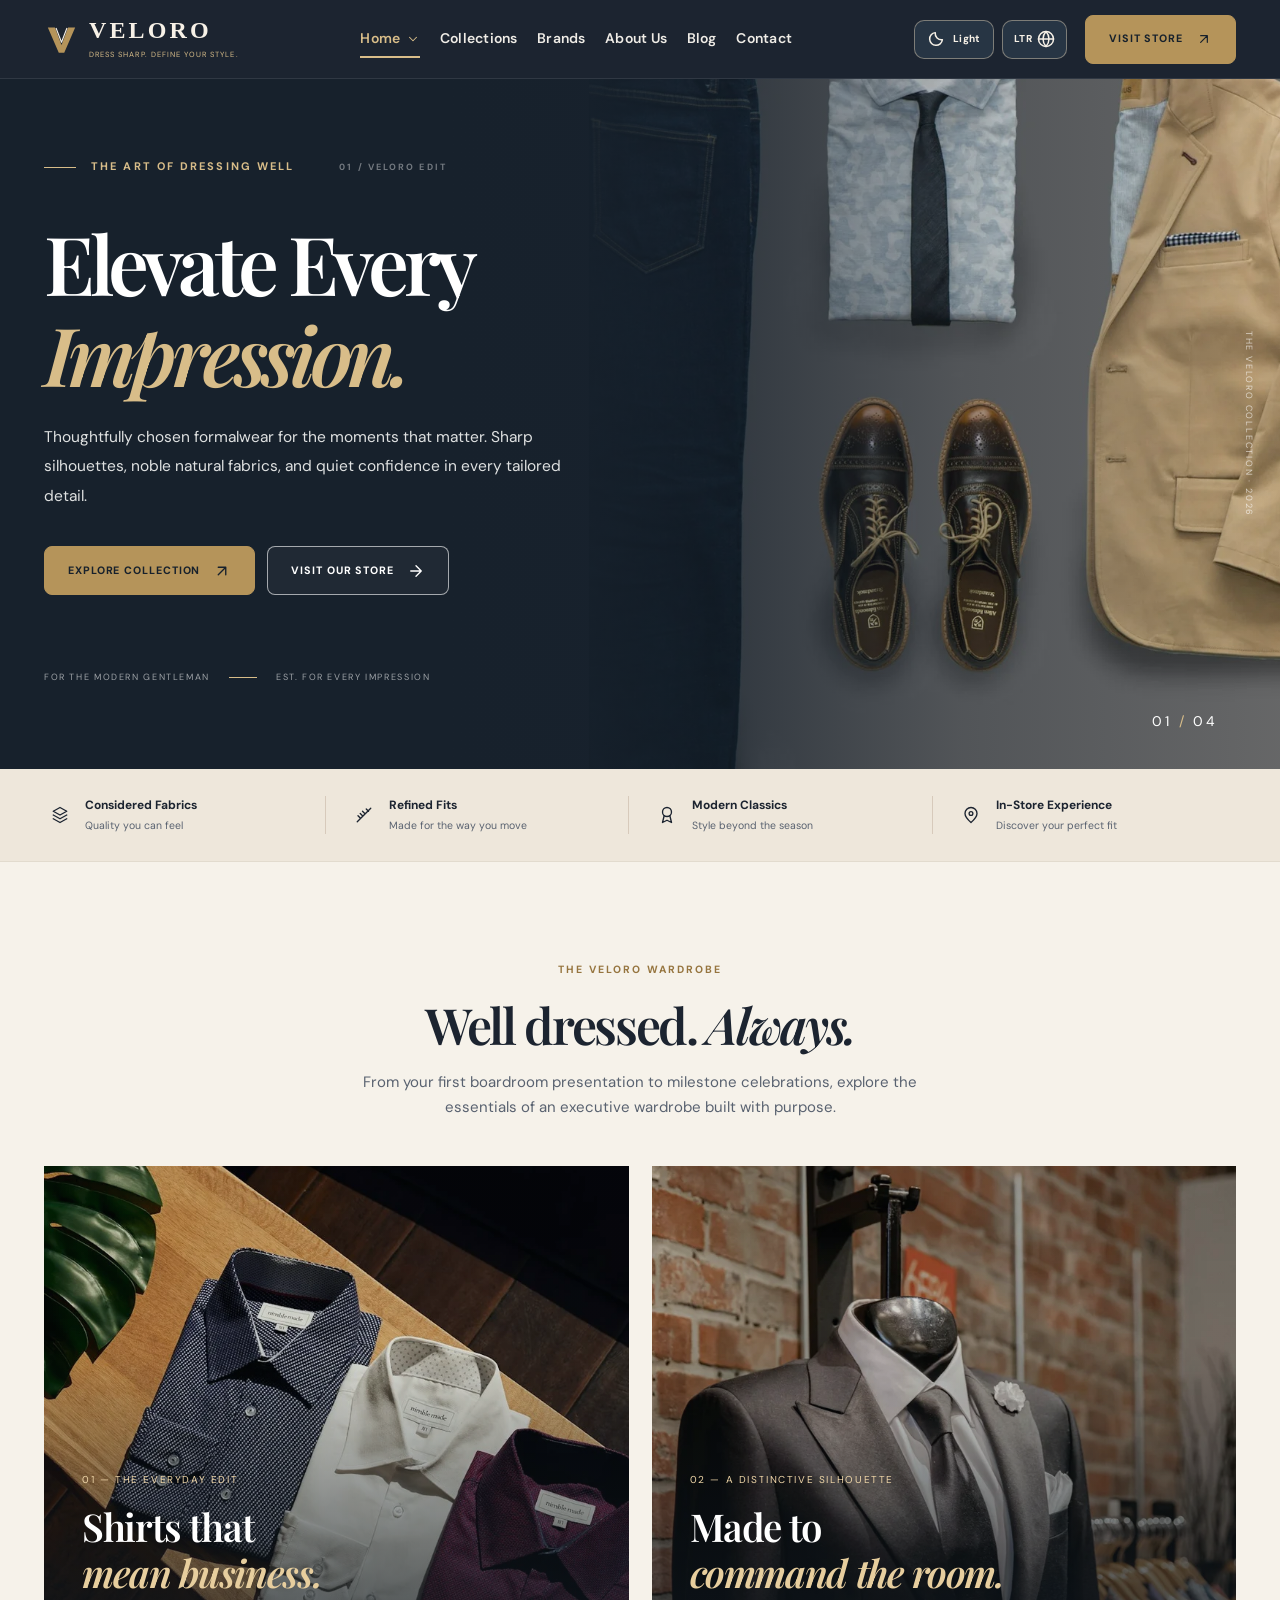
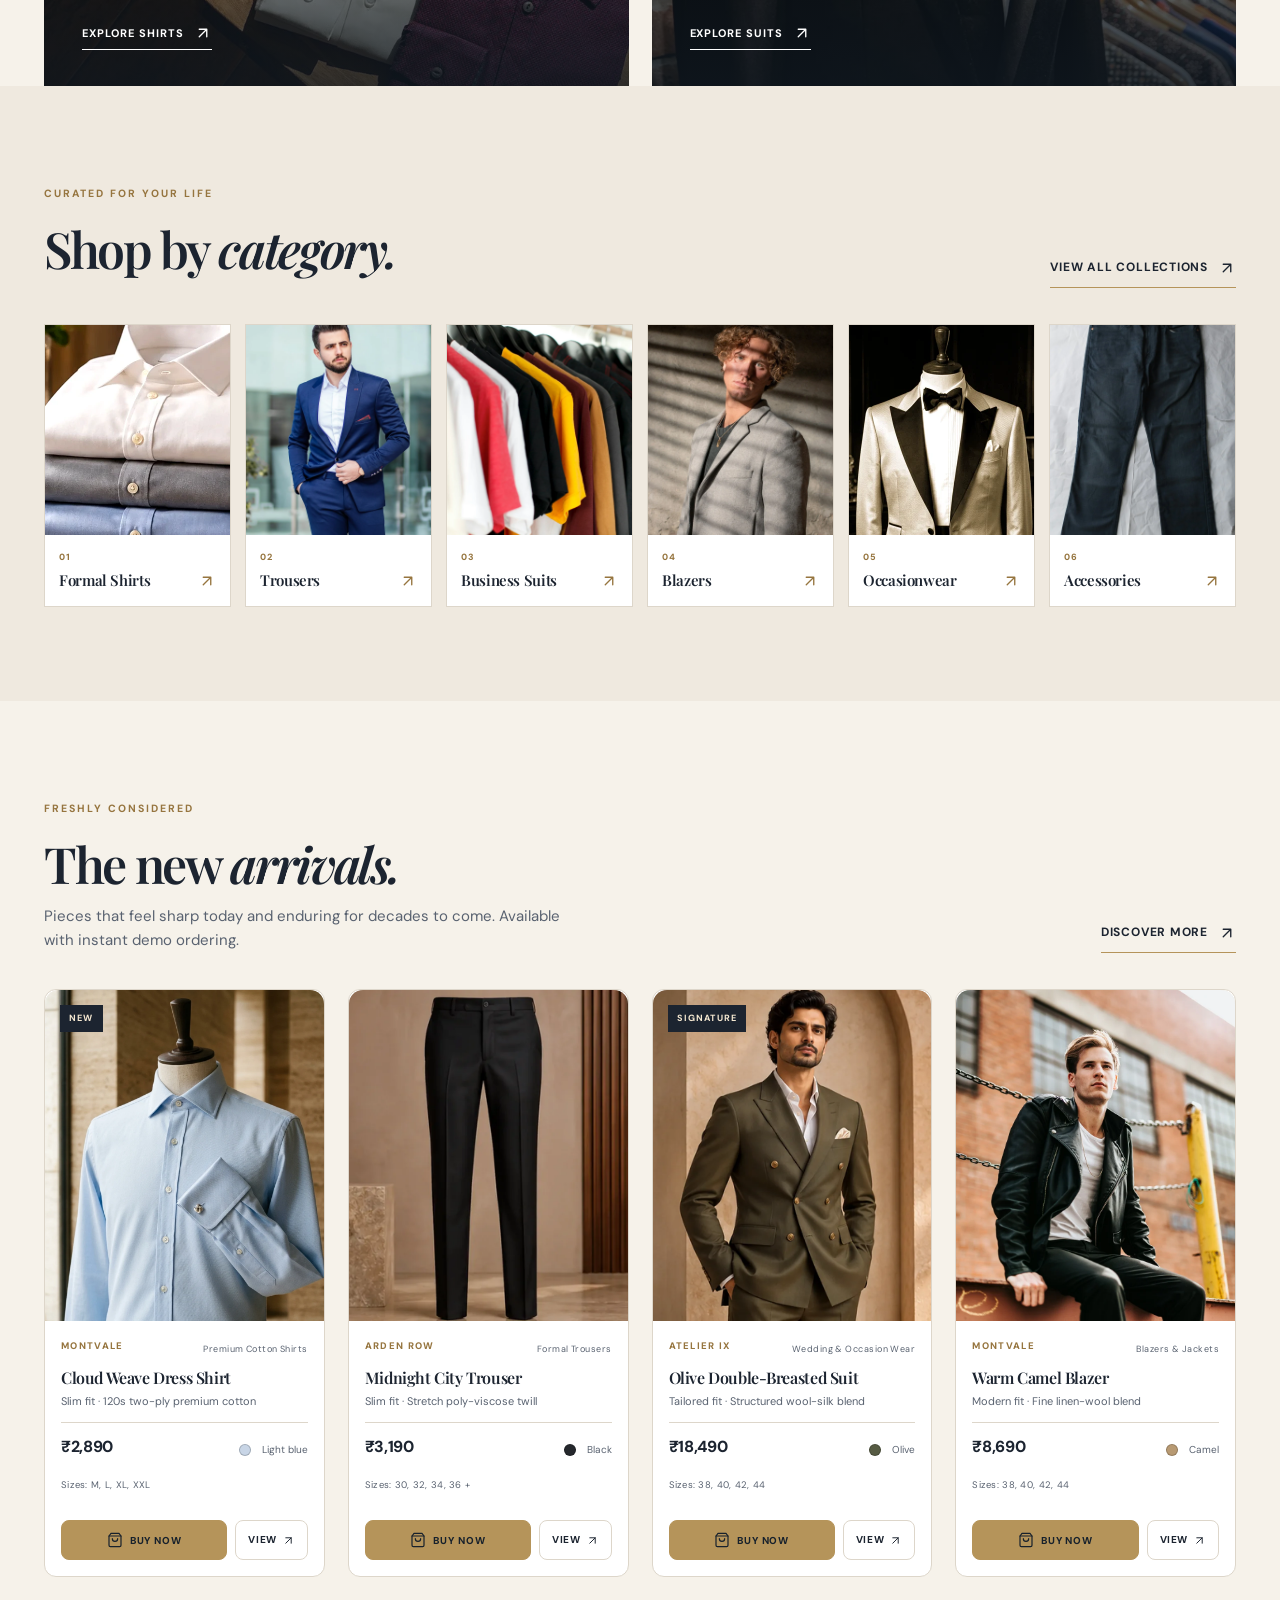
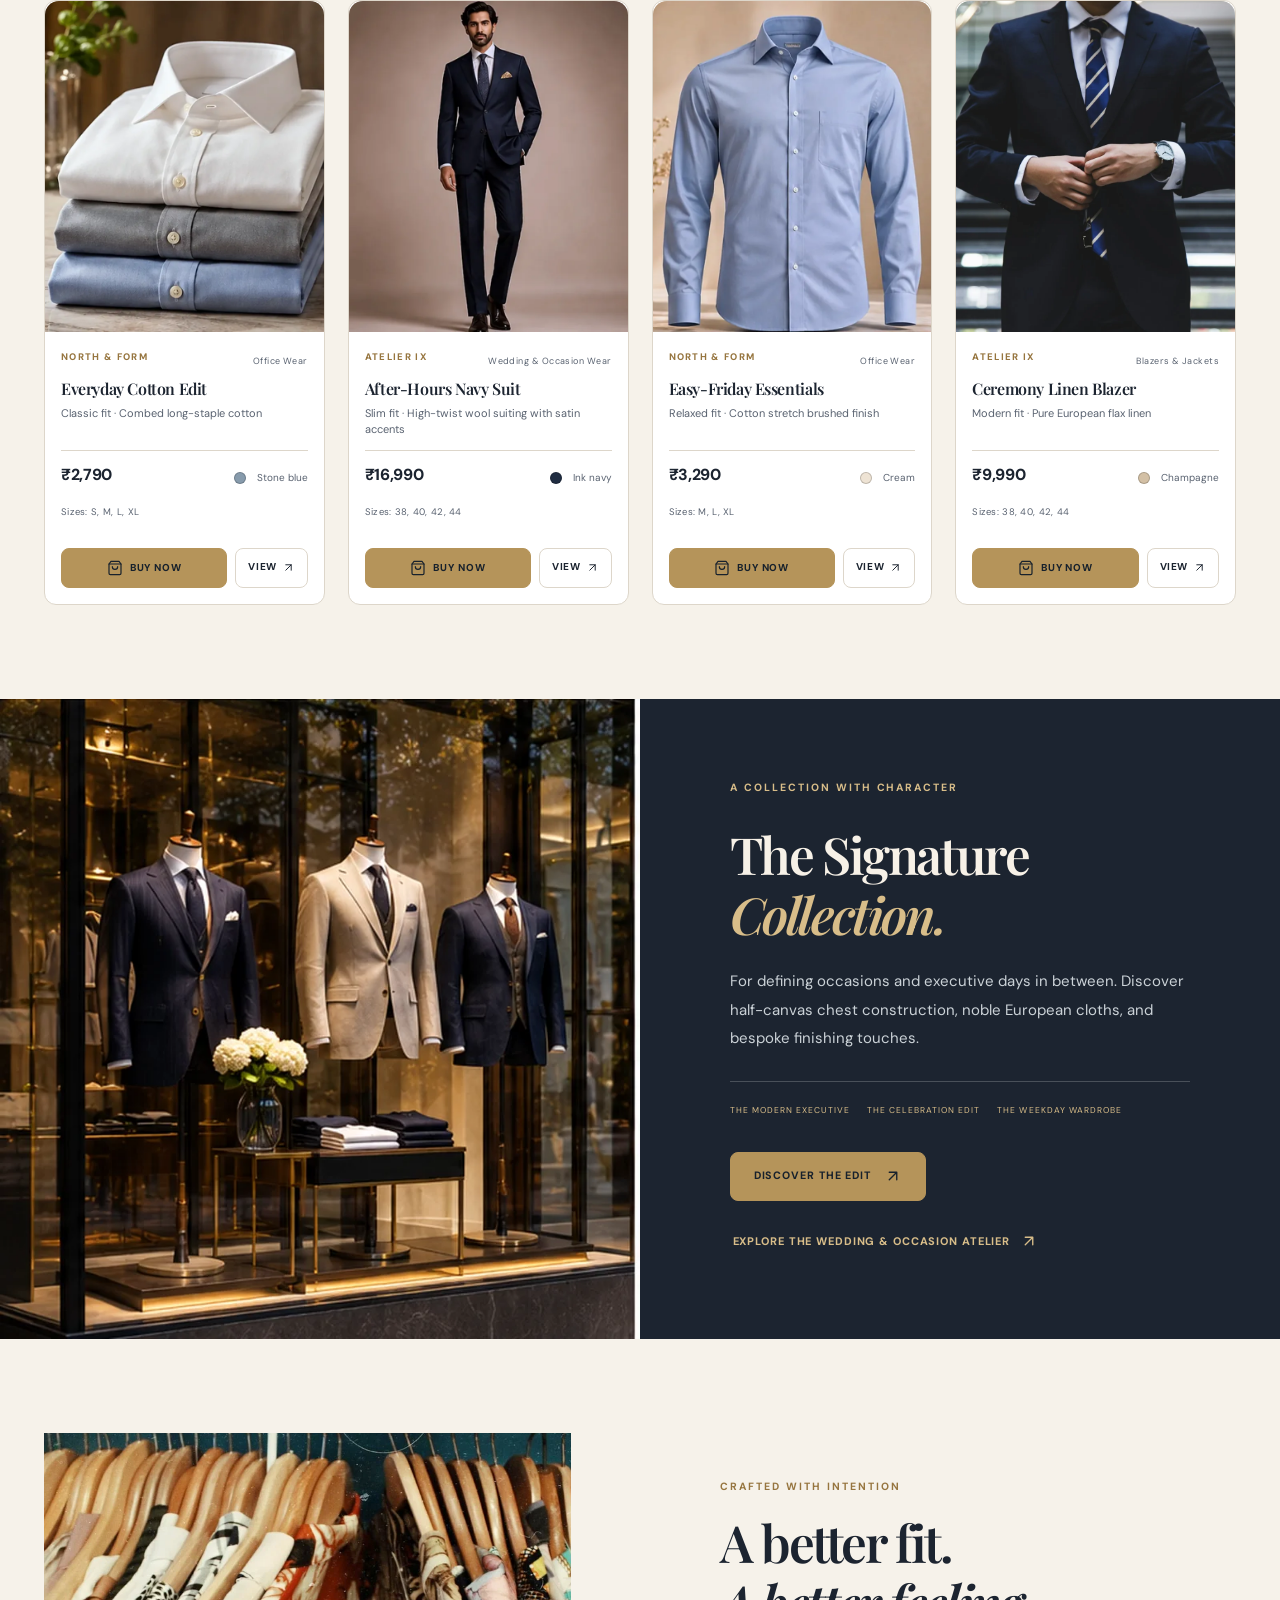
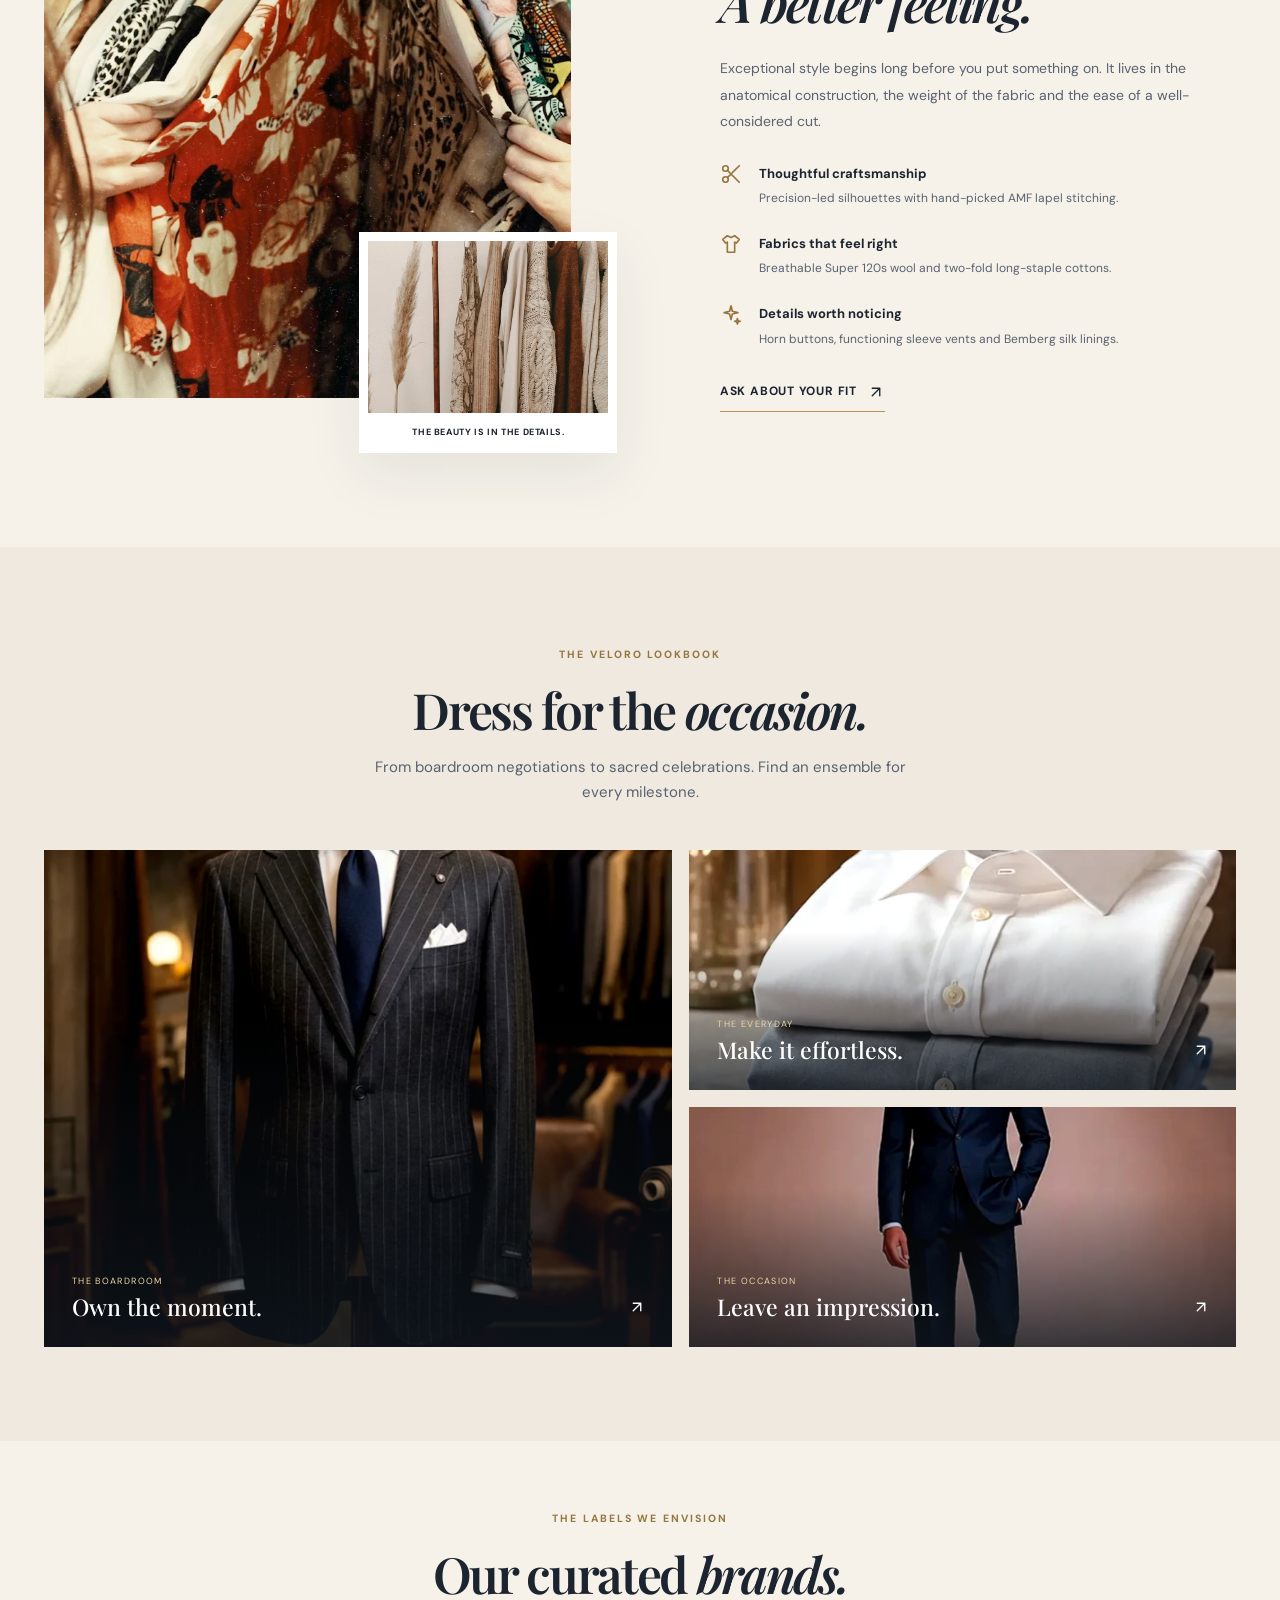
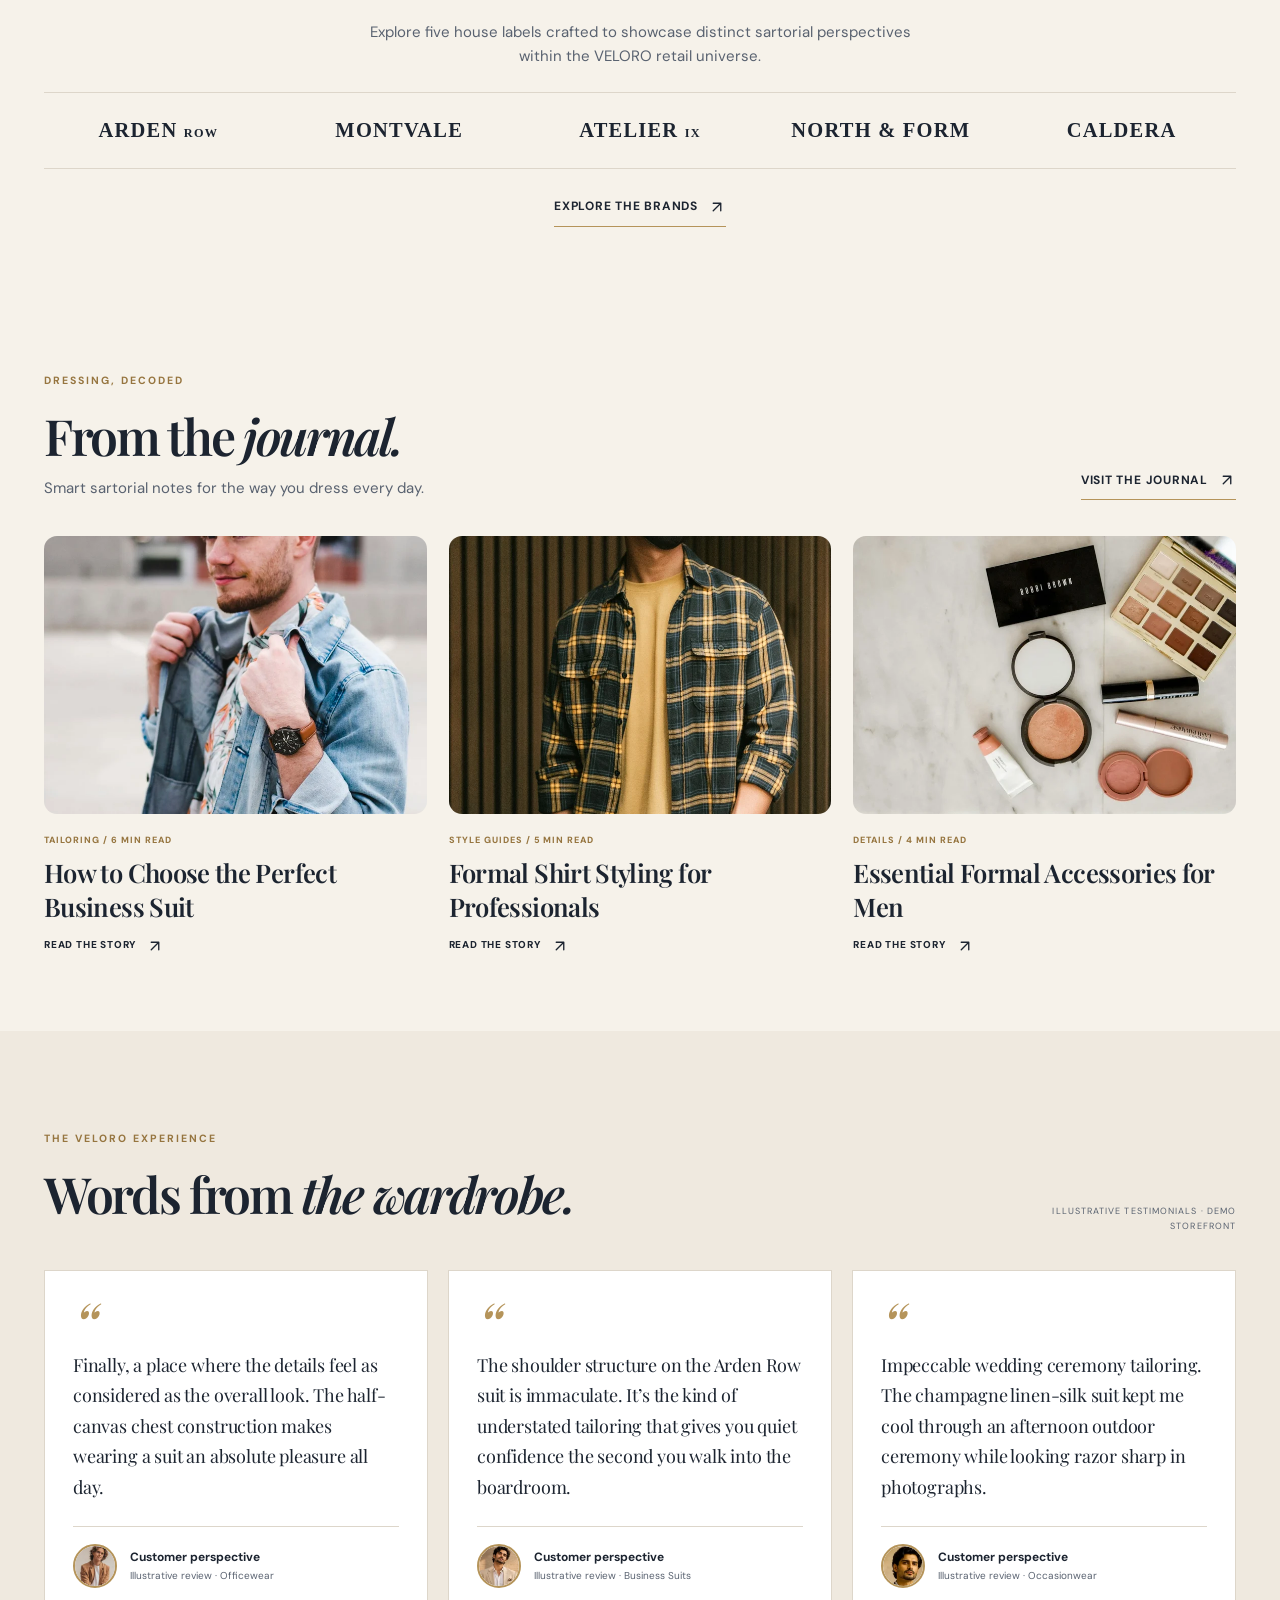
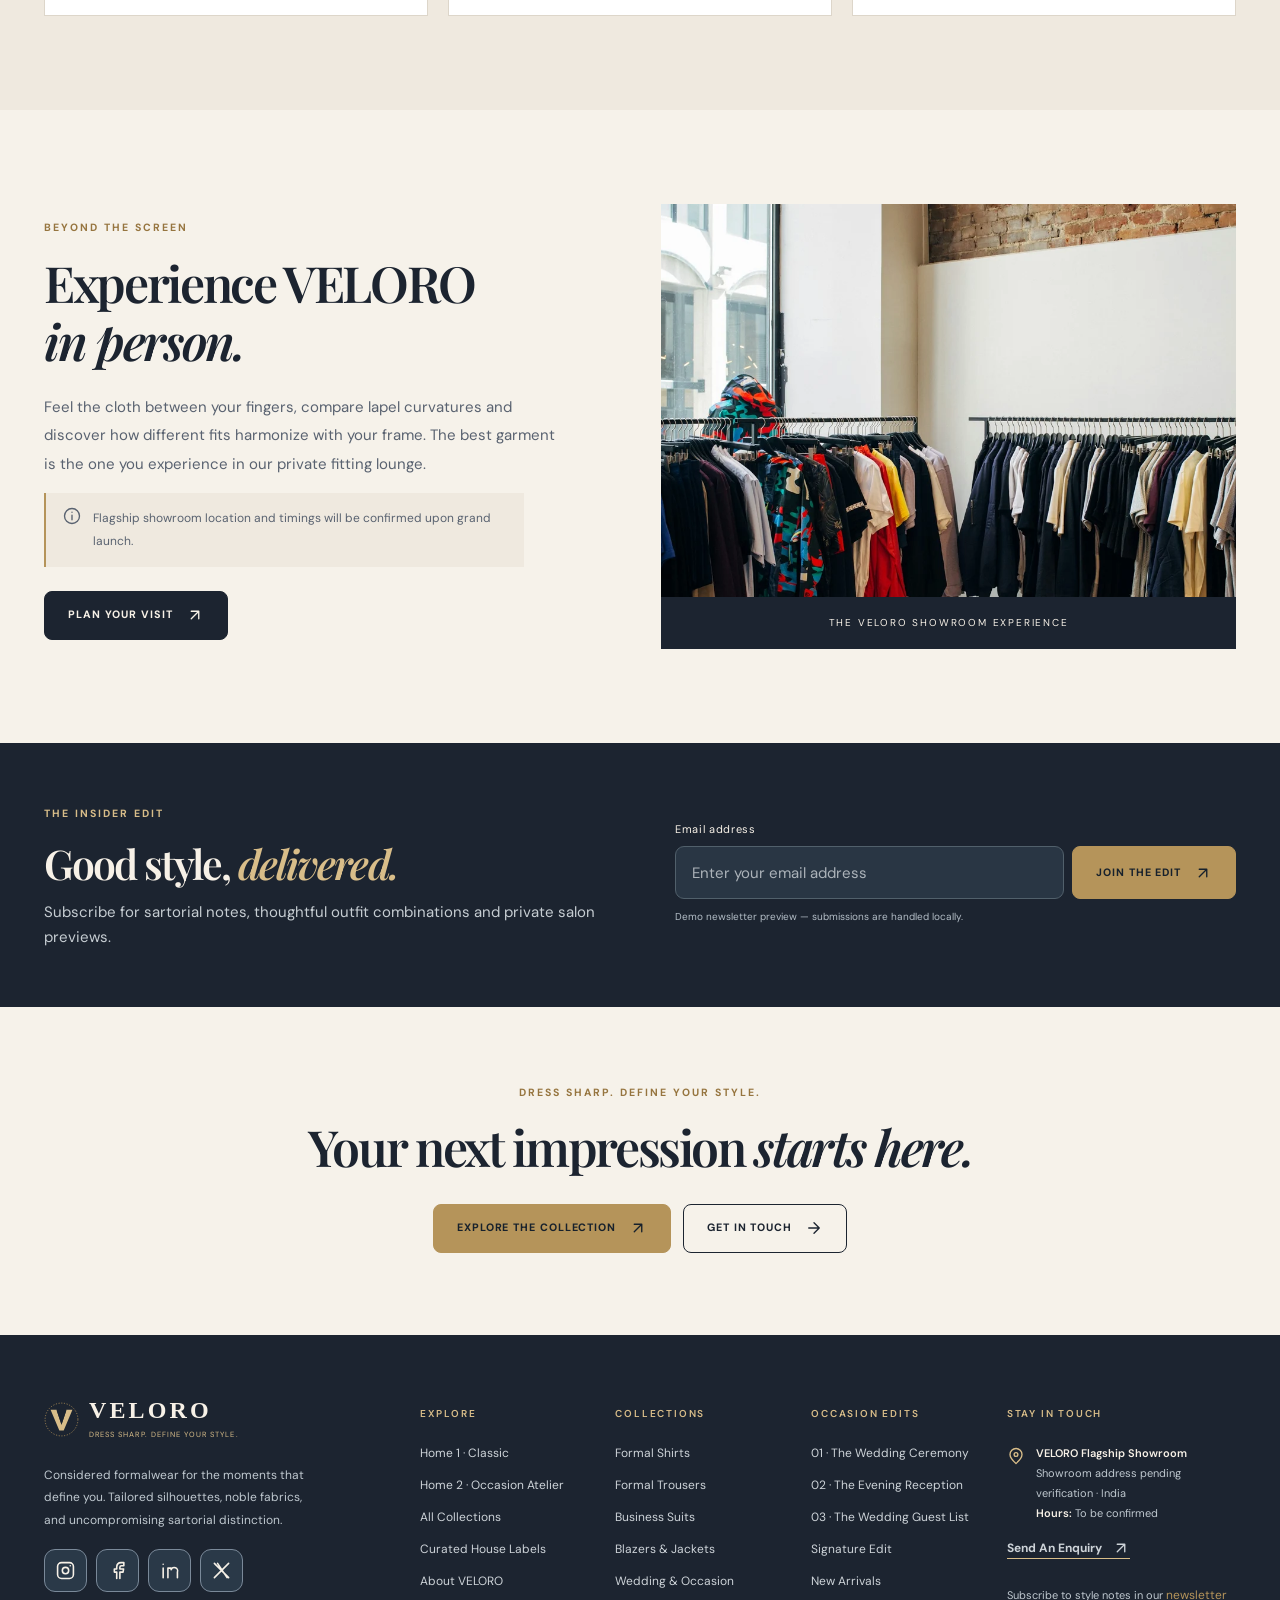
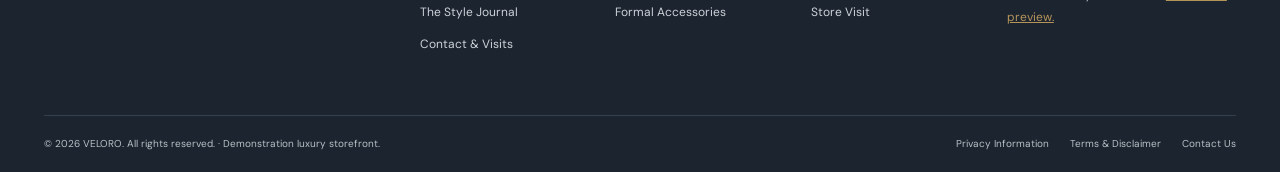
<file: VELORO/index.html>
<!DOCTYPE html>

<html dir="ltr" lang="en"><head>
<meta charset="utf-8"/><meta content="width=device-width, initial-scale=1" name="viewport"/>
<title>VELORO | Premium Men's Formal Wear &amp; Timeless Style</title>
<meta content="Discover refined men's formal shirts, tailored trousers, suits and elegant occasionwear at VELORO. Explore curated collections and plan a showroom visit." name="description"/>
<meta content="#1C2430" name="theme-color"/><meta content="VELORO — Elevate Every Impression" property="og:title"/><meta content="Dress Sharp. Define Your Style. Explore a refined formalwear collection in India." property="og:description"/><meta content="website" property="og:type"/><meta content="assets/images/home1-hero-midnight-suit.webp" property="og:image"/><link href="favicon.svg" rel="icon" type="image/svg+xml"/><link href="assets/css/style.css" rel="stylesheet"/><script defer="" src="assets/js/data.js"></script><script defer="" src="assets/js/app.js"></script>
</head><body data-page="home"><a class="skip-link" href="#main">Skip to content</a><div id="site-header"></div>
<main id="main">
<section aria-labelledby="home-title" class="hero">
<div class="hero-photo"><img alt="Model in a beautifully tailored midnight-navy suit" fetchpriority="high" src="assets/images/home1-hero-midnight-suit.webp"/></div>
<div class="hero-vignette"></div><div class="container hero-inner"><div class="hero-copy"><div class="eyebrow light-eyebrow"><span class="small-gold-line"></span> THE ART OF DRESSING WELL <span class="issue-number">01 / VELORO EDIT</span></div><h1 id="home-title">Elevate Every<br/><em>Impression.</em></h1><p>Thoughtfully chosen formalwear for the moments that matter. Sharp silhouettes, noble natural fabrics, and quiet confidence in every tailored detail.</p><div class="hero-actions"><a class="btn btn-gold" href="products.html">Explore Collection <i data-icon="arrow-up-right"></i></a><a class="btn btn-hero-outline" href="contact.html#visit">Visit Our Store <i data-icon="arrow-right"></i></a></div><div class="hero-fine"><span>FOR THE MODERN GENTLEMAN</span><span class="fine-rule"></span><span>EST. FOR EVERY IMPRESSION</span></div></div></div><span class="hero-side-note">THE VELORO COLLECTION · 2026</span><div class="hero-page-no">01 <span>/</span> 04</div>
</section>
<div class="benefit-band"><div class="container benefit-grid"><div><i data-icon="layers"></i><span><strong>Considered Fabrics</strong><small>Quality you can feel</small></span></div><div><i data-icon="ruler"></i><span><strong>Refined Fits</strong><small>Made for the way you move</small></span></div><div><i data-icon="award"></i><span><strong>Modern Classics</strong><small>Style beyond the season</small></span></div><div><i data-icon="map-pin"></i><span><strong>In-Store Experience</strong><small>Discover your perfect fit</small></span></div></div></div>
<section class="section section-intro"><div class="container"><div class="section-heading center"><span class="eyebrow">THE VELORO WARDROBE</span><h2>Well dressed. <em>Always.</em></h2><p>From your first boardroom presentation to milestone celebrations, explore the essentials of an executive wardrobe built with purpose.</p></div><div class="editorial-two"><a class="editorial-tile editorial-tile-light" href="products.html?category=Formal%20Shirts"><img alt="Tailored white royal twill formal shirt" loading="lazy" src="assets/images/editorial-shirting-mastery.webp"/><div class="tile-overlay"><span>01 — THE EVERYDAY EDIT</span><h3>Shirts that<br/><em>mean business.</em></h3><span class="text-link">Explore Shirts <i data-icon="arrow-up-right"></i></span></div></a><a class="editorial-tile" href="products.html?category=Business%20Suits"><img alt="Executive charcoal pinstripe business suit" loading="lazy" src="assets/images/editorial-power-suiting.webp"/><div class="tile-overlay"><span>02 — A DISTINCTIVE SILHOUETTE</span><h3>Made to<br/><em>command the room.</em></h3><span class="text-link">Explore Suits <i data-icon="arrow-up-right"></i></span></div></a></div></div></section>
<section class="section category-section section-cream"><div class="container"><div class="section-top"><div><span class="eyebrow">CURATED FOR YOUR LIFE</span><h2>Shop by <em>category.</em></h2></div><a class="inline-link" href="products.html">View All Collections <i data-icon="arrow-up-right"></i></a></div><div class="categories-grid">
<a class="category-card" href="products.html?category=Formal%20Shirts"><img alt="Fine stack of tailored formal shirting" loading="lazy" src="[data-uri]"/><div><span>01</span><h3>Formal Shirts</h3><i data-icon="arrow-up-right"></i></div></a>
<a class="category-card" href="products.html?category=Formal%20Trousers"><img alt="Tailored navy pleated formal trousers" loading="lazy" src="assets/images/category-formal-trousers.webp"/><div><span>02</span><h3>Trousers</h3><i data-icon="arrow-up-right"></i></div></a>
<a class="category-card" href="products.html?category=Business%20Suits"><img alt="Tailored navy suit" loading="lazy" src="assets/images/category-business-suits.webp"/><div><span>03</span><h3>Business Suits</h3><i data-icon="arrow-up-right"></i></div></a>
<a class="category-card" href="products.html?category=Blazers%20%26%20Jackets"><img alt="Elegant sand-coloured formal blazer" loading="lazy" src="assets/images/category-blazers-jackets.webp"/><div><span>04</span><h3>Blazers</h3><i data-icon="arrow-up-right"></i></div></a>
<a class="category-card" href="products.html?category=Wedding%20%26%20Occasion%20Wear"><img alt="Champagne gold evening occasionwear" loading="lazy" src="[data-uri]"/><div><span>05</span><h3>Occasionwear</h3><i data-icon="arrow-up-right"></i></div></a>
<a class="category-card" href="products.html?category=Formal%20Accessories"><img alt="Gold cufflinks and silk pocket square" loading="lazy" src="assets/images/category-accessories.webp"/><div><span>06</span><h3>Accessories</h3><i data-icon="arrow-up-right"></i></div></a>
</div></div></section>
<section class="section arrivals-section"><div class="container"><div class="section-top"><div><span class="eyebrow">FRESHLY CONSIDERED</span><h2>The new <em>arrivals.</em></h2><p>Pieces that feel sharp today and enduring for decades to come. Available with instant demo ordering.</p></div><a class="inline-link" href="products.html?sort=newest">Discover More <i data-icon="arrow-up-right"></i></a></div><div aria-live="polite" class="product-grid home-product-grid" id="home-product-grid"></div></div></section>
<section class="signature-block"><div class="signature-image"><img alt="Formalwear displayed in an elegant tailoring boutique window" loading="lazy" src="assets/images/boutique-window-display.webp"/></div><div class="signature-copy"><span class="eyebrow light-eyebrow">A COLLECTION WITH CHARACTER</span><h2>The Signature<br/><em>Collection.</em></h2><p>For defining occasions and executive days in between. Discover half-canvas chest construction, noble European cloths, and bespoke finishing touches.</p><div class="signature-rule"></div><div class="signature-tags"><span>THE MODERN EXECUTIVE</span><span>THE CELEBRATION EDIT</span><span>THE WEEKDAY WARDROBE</span></div><div class="signature-actions"><a class="btn btn-gold" href="products.html?collection=Signature">Discover The Edit <i data-icon="arrow-up-right"></i></a><a class="signature-home2-link" href="home2.html">Explore the Wedding &amp; Occasion Atelier <i data-icon="arrow-up-right"></i></a></div></div></section>
<section class="section craftsmanship"><div class="container craft-layout"><div class="craft-images"><img alt="Fine tailoring tools and fabric on a craftsman's work table" class="craft-main" loading="lazy" src="assets/images/craft-master-tailor.webp"/><div class="craft-detail"><img alt="Close view of hand-finished suit seam" loading="lazy" src="assets/images/craft-pick-stitching.webp"/><span>THE BEAUTY IS IN THE DETAILS.</span></div></div><div class="craft-copy"><span class="eyebrow">CRAFTED WITH INTENTION</span><h2>A better fit.<br/><em>A better feeling.</em></h2><p>Exceptional style begins long before you put something on. It lives in the anatomical construction, the weight of the fabric and the ease of a well-considered cut.</p><div class="craft-points"><div><i data-icon="scissors"></i><span><strong>Thoughtful craftsmanship</strong><small>Precision-led silhouettes with hand-picked AMF lapel stitching.</small></span></div><div><i data-icon="shirt"></i><span><strong>Fabrics that feel right</strong><small>Breathable Super 120s wool and two-fold long-staple cottons.</small></span></div><div><i data-icon="sparkles"></i><span><strong>Details worth noticing</strong><small>Horn buttons, functioning sleeve vents and Bemberg silk linings.</small></span></div></div><a class="inline-link" href="contact.html?subject=Sizing%20%26%20Fit#enquiry">Ask About Your Fit <i data-icon="arrow-up-right"></i></a></div></div></section>
<section class="section lookbook section-cream"><div class="container"><div class="section-heading center"><span class="eyebrow">THE VELORO LOOKBOOK</span><h2>Dress for the <em>occasion.</em></h2><p>From boardroom negotiations to sacred celebrations. Find an ensemble for every milestone.</p></div><div class="lookbook-grid"><a class="lookbook-item tall" href="products.html?category=Business%20Suits"><img alt="Commanding boardroom chalk-stripe suit" loading="lazy" src="assets/images/lookbook-boardroom-suit.webp"/><span><small>THE BOARDROOM</small><strong>Own the moment.</strong><i data-icon="arrow-up-right"></i></span></a><a class="lookbook-item" href="products.html?category=Formal%20Shirts"><img alt="Crisp luxury everyday shirt styled with cufflinks" loading="lazy" src="[data-uri]"/><span><small>THE EVERYDAY</small><strong>Make it effortless.</strong><i data-icon="arrow-up-right"></i></span></a><a class="lookbook-item" href="products.html?category=Wedding%20%26%20Occasion%20Wear"><img alt="Emerald velvet evening dinner jacket with satin lapels" loading="lazy" src="[data-uri]"/><span><small>THE OCCASION</small><strong>Leave an impression.</strong><i data-icon="arrow-up-right"></i></span></a></div></div></section>
<section class="section brand-preview compact-brand-preview"><div class="container"><div class="section-heading center"><span class="eyebrow">THE LABELS WE ENVISION</span><h2>Our curated <em>brands.</em></h2><p>Explore five house labels crafted to showcase distinct sartorial perspectives within the VELORO retail universe.</p></div><div class="brand-wordmarks"><span>ARDEN <small>ROW</small></span><span>MONTVALE</span><span>ATELIER <small>IX</small></span><span>NORTH &amp; FORM</span><span>CALDERA</span></div><div class="center"><a class="inline-link" href="brands.html">Explore The Brands <i data-icon="arrow-up-right"></i></a></div></div></section>
<section class="section home-journal"><div class="container"><div class="section-top"><div><span class="eyebrow">DRESSING, DECODED</span><h2>From the <em>journal.</em></h2><p>Smart sartorial notes for the way you dress every day.</p></div><a class="inline-link" href="blog.html">Visit the Journal <i data-icon="arrow-up-right"></i></a></div><div class="home-journal-grid"><a class="home-story" href="article.html?slug=how-a-suit-should-fit"><div><img alt="Well-fitting classic navy suit" loading="lazy" src="assets/images/index-journal-suit-fit.webp"/></div><span>TAILORING / 6 MIN READ</span><h3>How to Choose the Perfect Business Suit</h3><small>Read the story <i data-icon="arrow-up-right"></i></small></a><a class="home-story" href="article.html?slug=formal-shirt-styling-for-professionals"><div><img alt="A stack of smart formal shirts" loading="lazy" src="assets/images/index-journal-capsule.webp"/></div><span>STYLE GUIDES / 5 MIN READ</span><h3>Formal Shirt Styling for Professionals</h3><small>Read the story <i data-icon="arrow-up-right"></i></small></a><a class="home-story" href="article.html?slug=essential-formal-accessories-for-men"><div><img alt="Formal leather shoes and elegant tie" loading="lazy" src="[data-uri]"/></div><span>DETAILS / 4 MIN READ</span><h3>Essential Formal Accessories for Men</h3><small>Read the story <i data-icon="arrow-up-right"></i></small></a></div></div></section>
<section class="section voices-section section-cream"><div class="container"><div class="section-top"><div><span class="eyebrow">THE VELORO EXPERIENCE</span><h2>Words from <em>the wardrobe.</em></h2></div><span class="demo-kicker">ILLUSTRATIVE TESTIMONIALS · DEMO STOREFRONT</span></div><div class="testimonials"><article class="quote-card"><span class="quote-mark">“</span><p>Finally, a place where the details feel as considered as the overall look. The half-canvas chest construction makes wearing a suit an absolute pleasure all day.</p><div class="quote-by"><span class="avatar avatar-photo"><img alt="Illustrative customer portrait 1 (demo)" height="44" src="[data-uri]" width="44"/></span><span><strong>Customer perspective</strong><small>Illustrative review · Officewear</small></span></div></article><article class="quote-card"><span class="quote-mark">“</span><p>The shoulder structure on the Arden Row suit is immaculate. It’s the kind of understated tailoring that gives you quiet confidence the second you walk into the boardroom.</p><div class="quote-by"><span class="avatar avatar-photo"><img alt="Illustrative customer portrait 2 (demo)" height="44" src="[data-uri]" width="44"/></span><span><strong>Customer perspective</strong><small>Illustrative review · Business Suits</small></span></div></article><article class="quote-card"><span class="quote-mark">“</span><p>Impeccable wedding ceremony tailoring. The champagne linen-silk suit kept me cool through an afternoon outdoor ceremony while looking razor sharp in photographs.</p><div class="quote-by"><span class="avatar avatar-photo"><img alt="Illustrative customer portrait 3 (demo)" height="44" src="[data-uri]" width="44"/></span><span><strong>Customer perspective</strong><small>Illustrative review · Occasionwear</small></span></div></article></div></div></section>
<section class="section store-feature"><div class="container store-feature-grid"><div><span class="eyebrow">BEYOND THE SCREEN</span><h2>Experience VELORO<br/><em>in person.</em></h2><p>Feel the cloth between your fingers, compare lapel curvatures and discover how different fits harmonize with your frame. The best garment is the one you experience in our private fitting lounge.</p><p class="note-box"><i data-icon="info"></i> Flagship showroom location and timings will be confirmed upon grand launch.</p><a class="btn btn-dark" href="contact.html#visit">Plan Your Visit <i data-icon="arrow-up-right"></i></a></div><div class="store-feature-image"><img alt="Premium menswear showroom with carefully arranged suits and shirts" loading="lazy" src="assets/images/showroom-flagship-interior.webp"/><span>THE VELORO SHOWROOM EXPERIENCE</span></div></div></section>
<section class="newsletter-block" id="newsletter"><div class="container newsletter-layout"><div><span class="eyebrow light-eyebrow">THE INSIDER EDIT</span><h2>Good style, <em>delivered.</em></h2><p>Subscribe for sartorial notes, thoughtful outfit combinations and private salon previews.</p></div><form class="newsletter-form" id="newsletter-form" novalidate=""><label for="newsletter-email">Email address</label><div class="input-button-group"><input autocomplete="email" id="newsletter-email" placeholder="Enter your email address" required="" type="email"/><button class="btn btn-gold" type="submit">Join The Edit <i data-icon="arrow-up-right"></i></button></div><span class="form-note">Demo newsletter preview — submissions are handled locally.</span><div class="field-error" id="newsletter-error" role="alert"></div></form></div></section>
<section class="final-cta"><div class="container"><span class="eyebrow">DRESS SHARP. DEFINE YOUR STYLE.</span><h2>Your next impression <em>starts here.</em></h2><div class="cta-row"><a class="btn btn-gold" href="products.html">Explore The Collection <i data-icon="arrow-up-right"></i></a><a class="btn btn-outline-dark" href="contact.html">Get In Touch <i data-icon="arrow-right"></i></a></div></div></section>
</main><div id="site-footer"></div><div id="ui-root"></div></body></html>
</file>
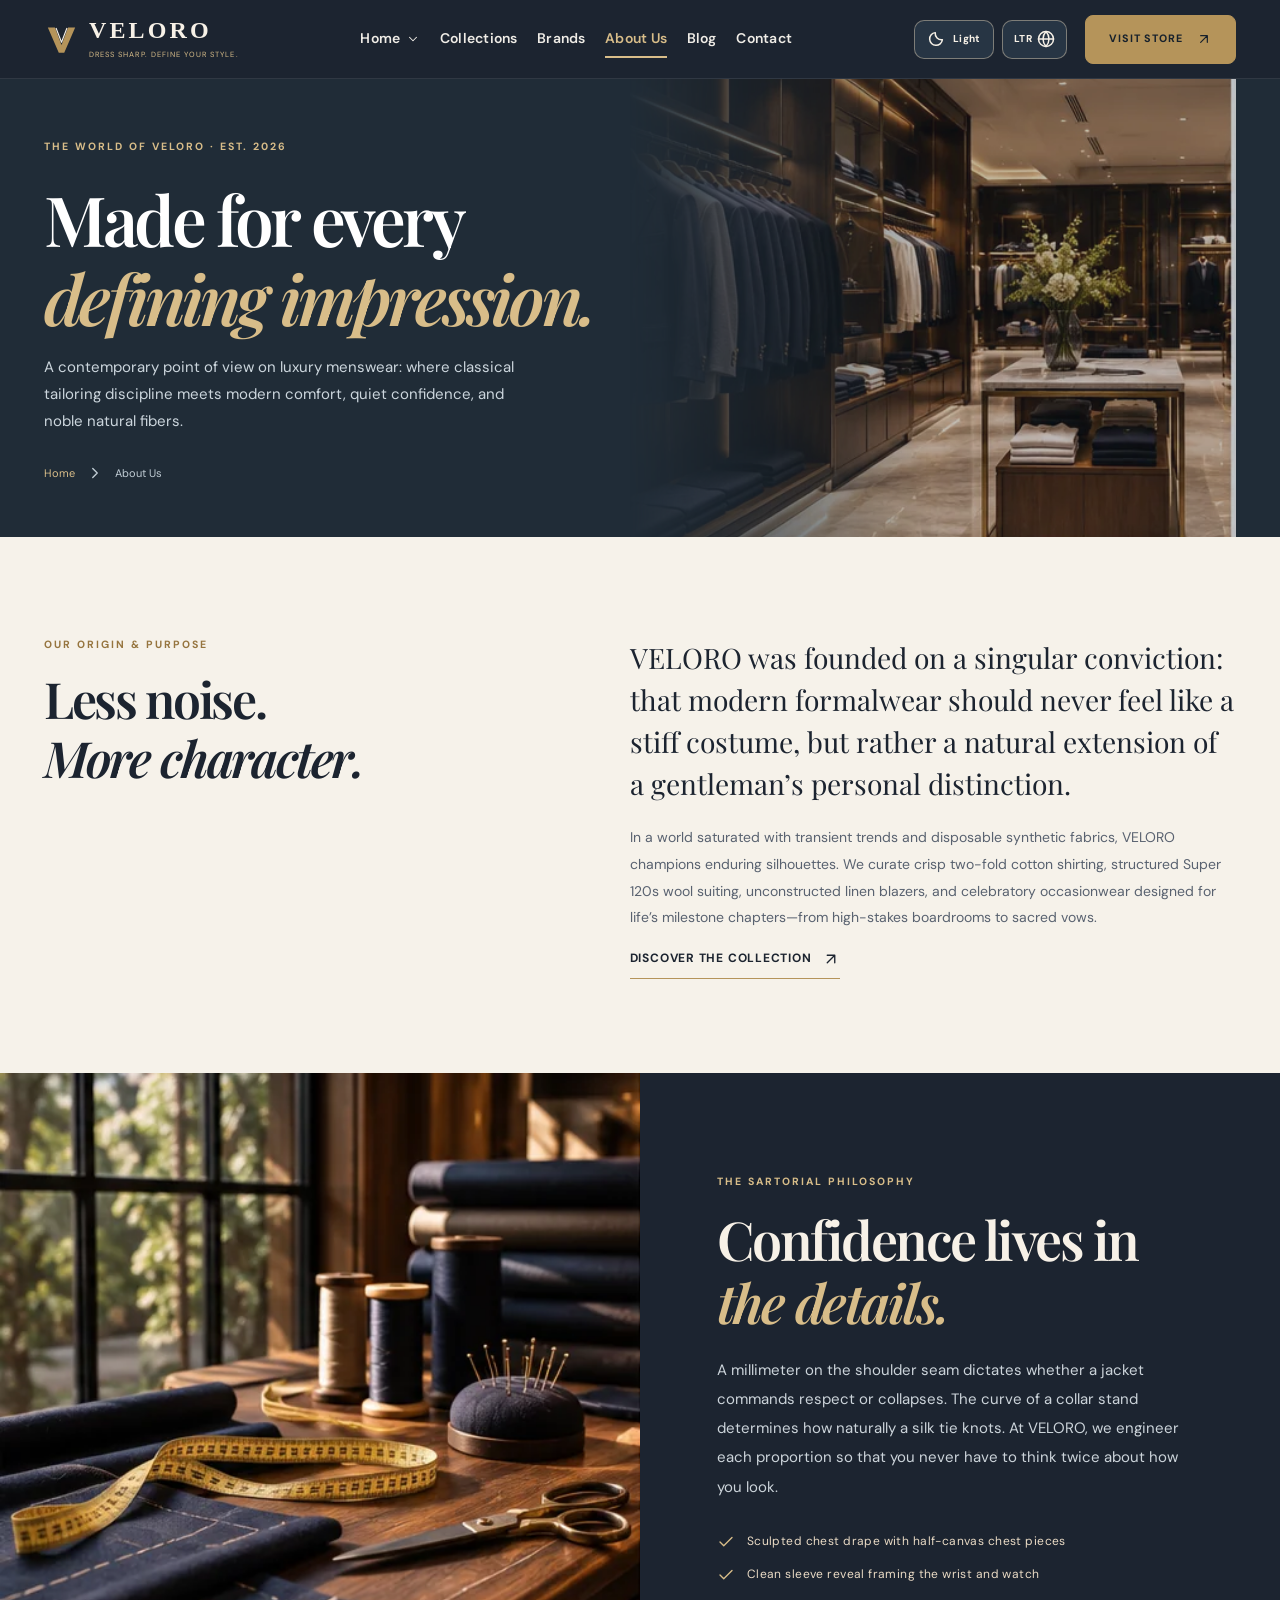
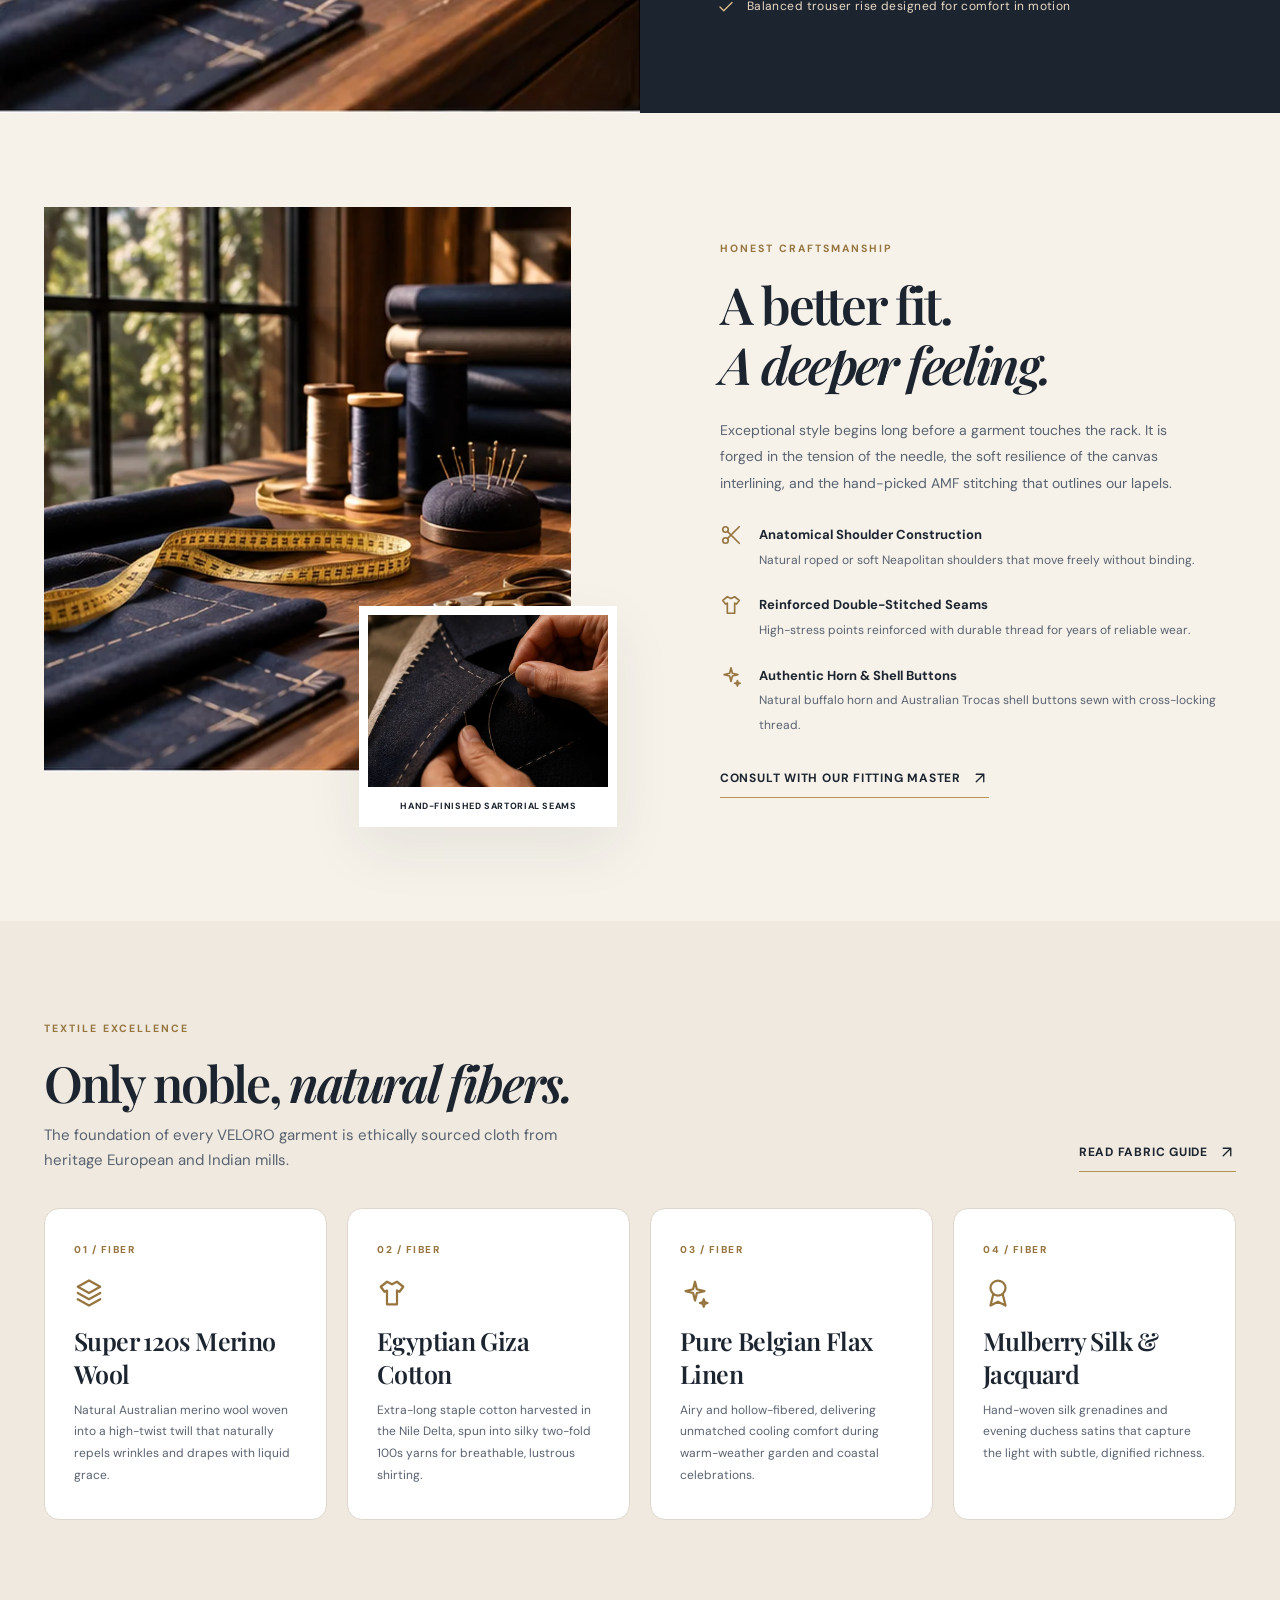
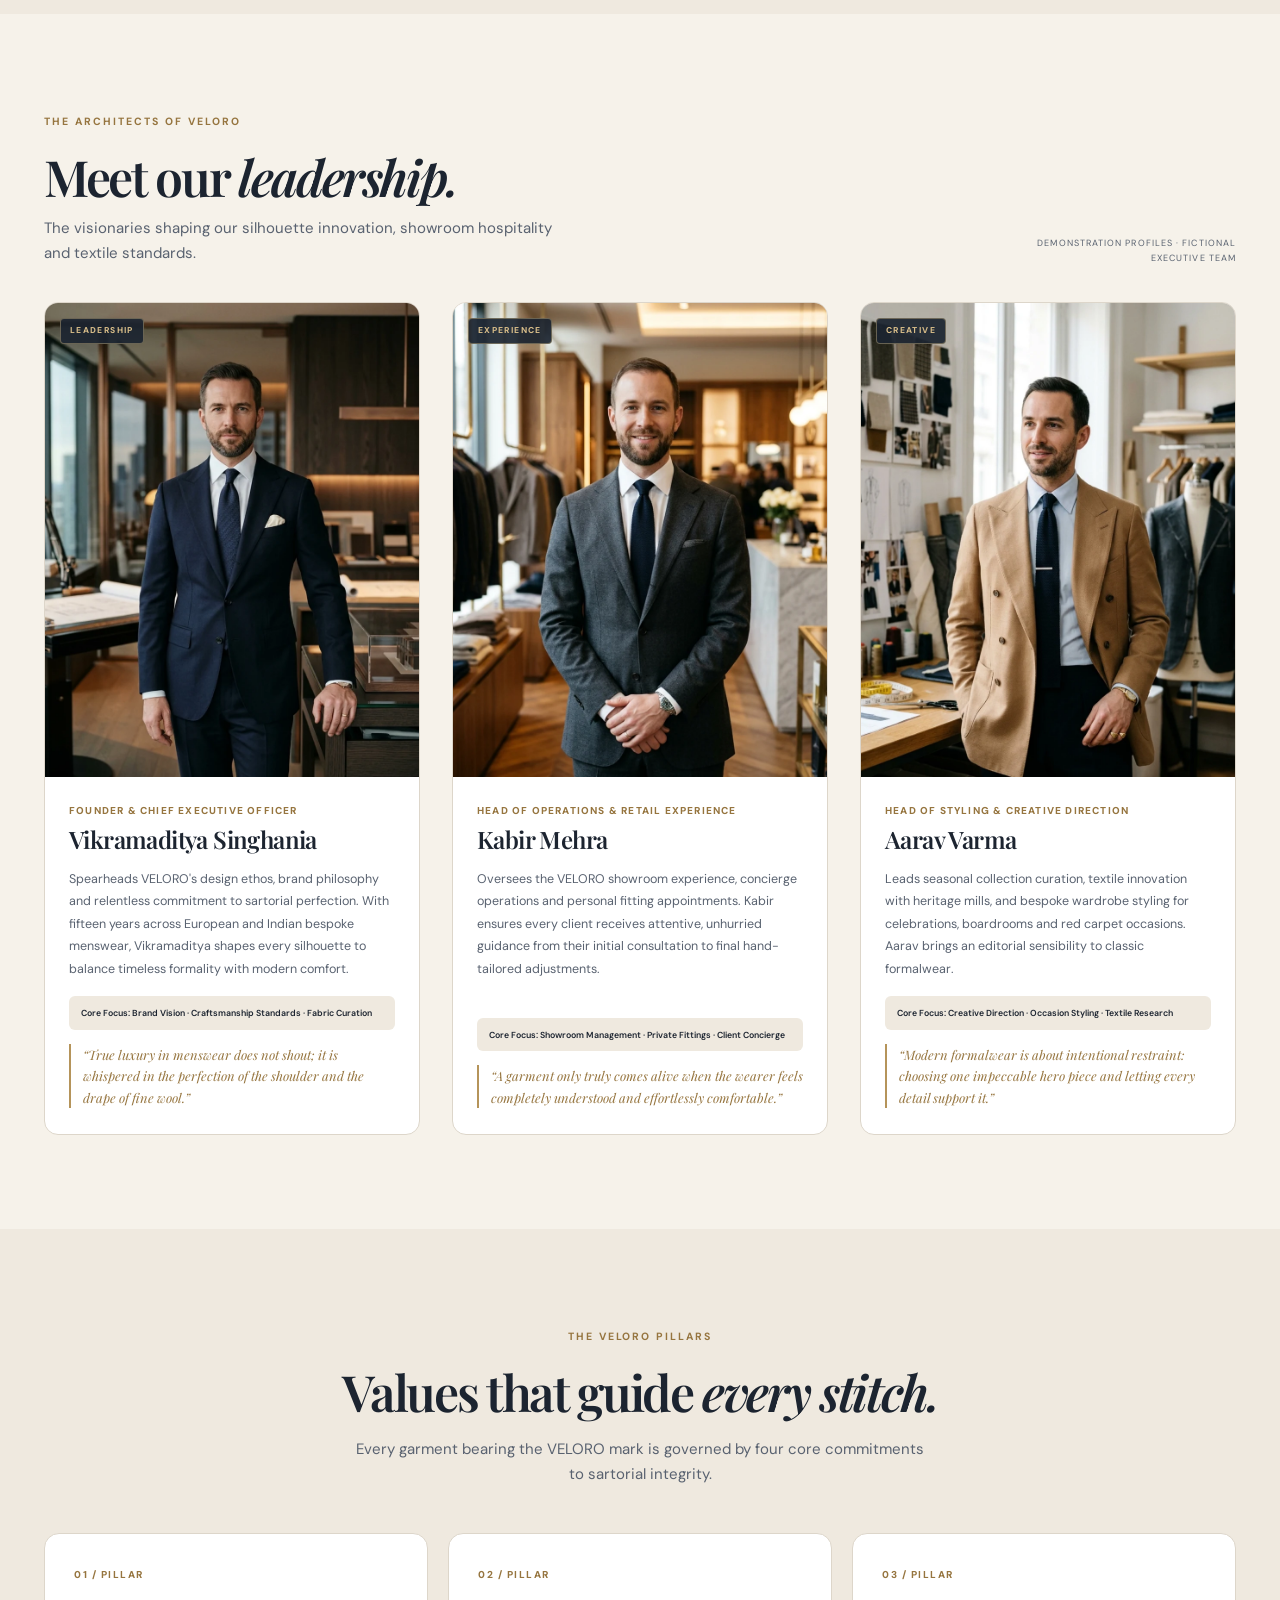
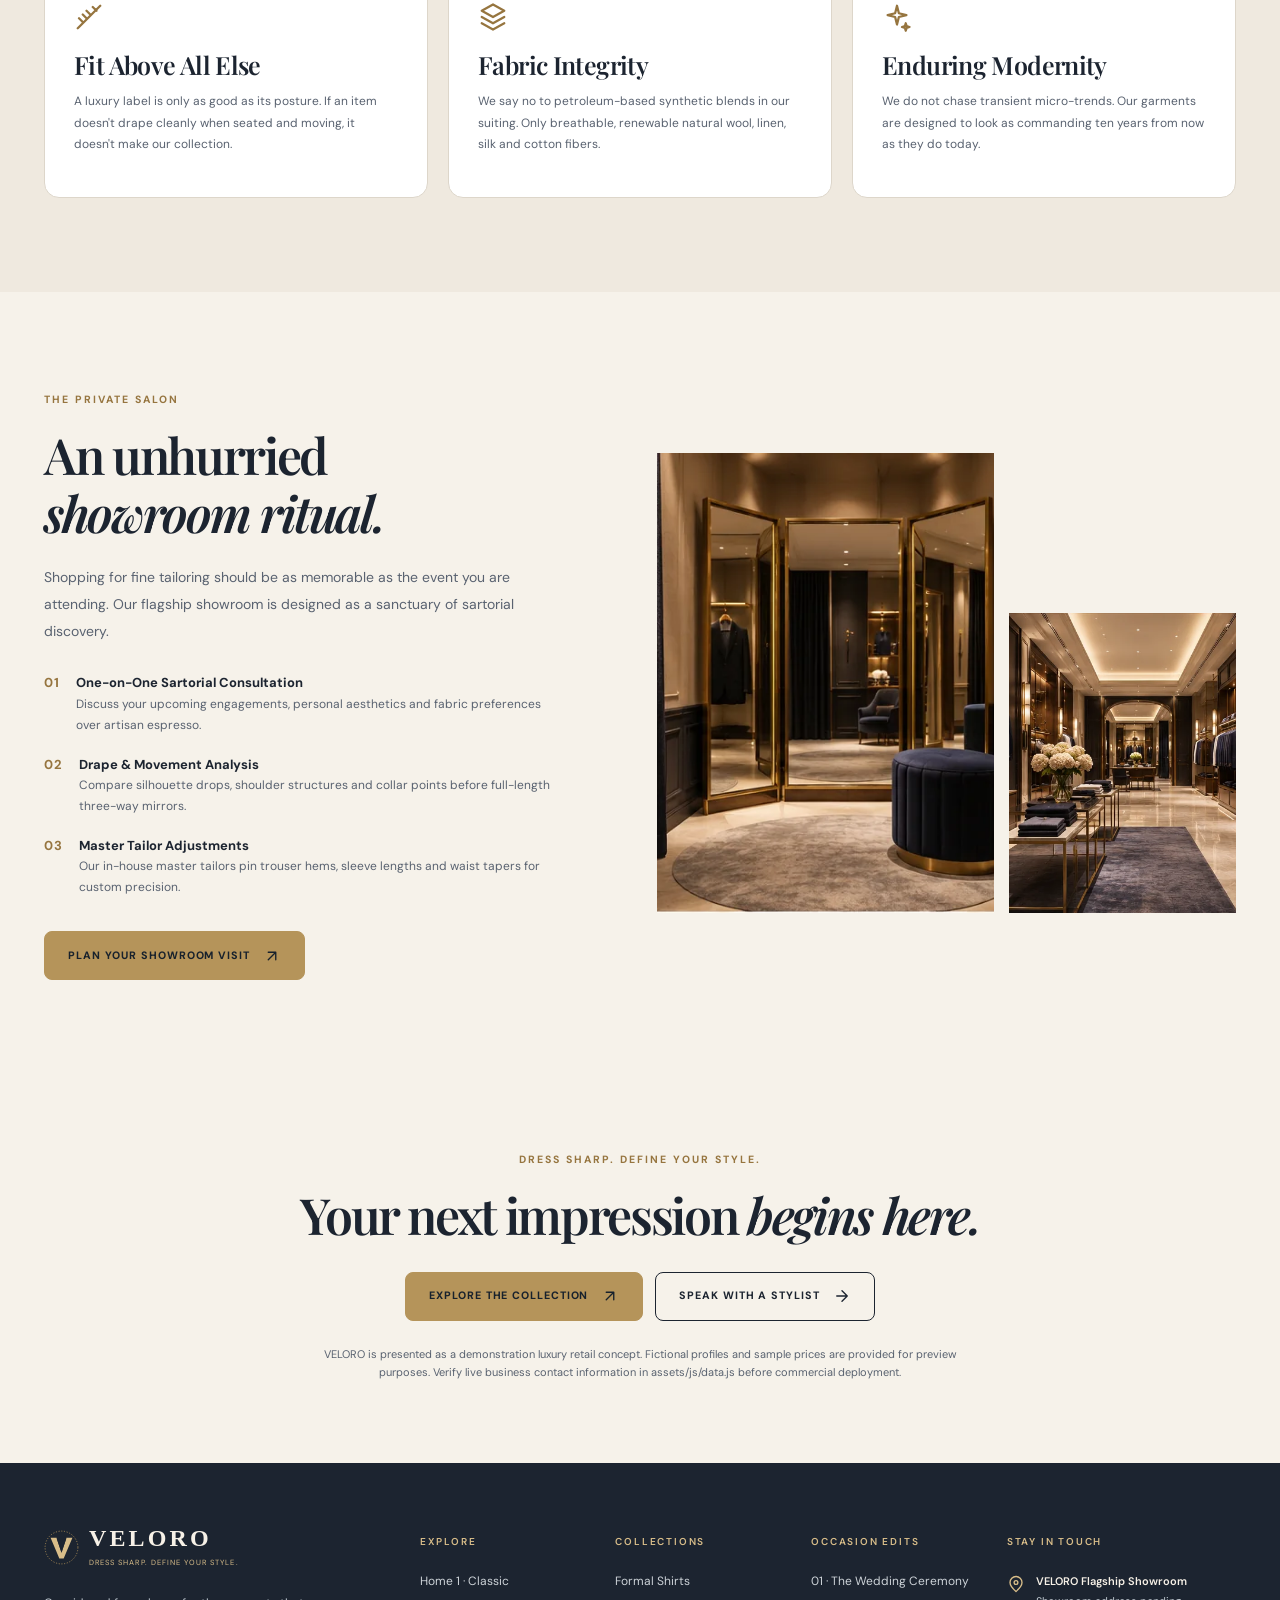
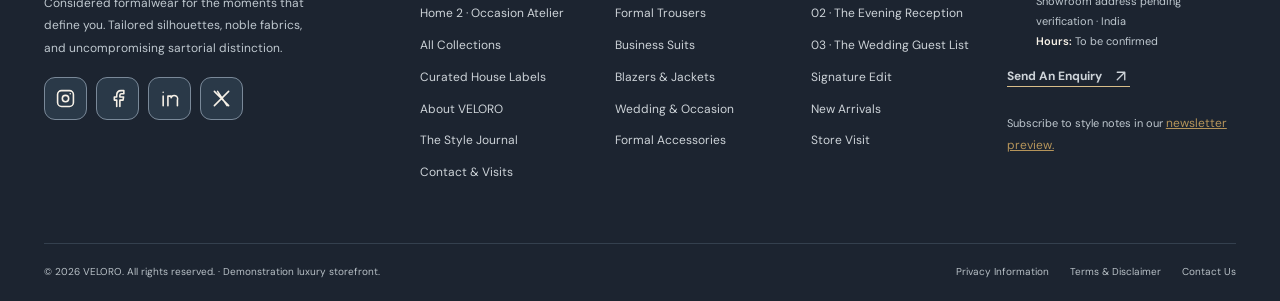
<file: VELORO/about.html>
<!doctype html>
<html lang="en" dir="ltr"><head>
<meta charset="utf-8"><meta name="viewport" content="width=device-width, initial-scale=1">
<title>About VELORO | The House of Considered Formalwear</title>
<meta name="description" content="Discover VELORO's brand story, bespoke tailoring heritage, noble fabric standards, and leadership team shaping premium menswear in India.">
<meta name="theme-color" content="#1C2430"><meta property="og:title" content="About VELORO | The House of Considered Formalwear"><meta property="og:description" content="Discover VELORO's brand story, bespoke tailoring heritage and leadership team."><meta property="og:type" content="website"><meta property="og:image" content="assets/images/about-boutique.webp">
<link rel="icon" type="image/svg+xml" href="favicon.svg"><link rel="stylesheet" href="assets/css/style.css"><script defer src="assets/js/data.js"></script><script defer src="assets/js/app.js"></script>
</head><body data-page="about"><a href="#main" class="skip-link">Skip to content</a><div id="site-header"></div>
<main id="main">

<!-- 1. Premium About Hero -->
<section class="page-hero about-hero">
  <div class="container page-hero-layout">
    <div>
      <span class="eyebrow light-eyebrow">THE WORLD OF VELORO · EST. 2026</span>
      <h1>Made for every<br><em>defining impression.</em></h1>
      <p>A contemporary point of view on luxury menswear: where classical tailoring discipline meets modern comfort, quiet confidence, and noble natural fibers.</p>
      <div class="breadcrumb">
        <a href="index.html">Home</a>
        <i data-icon="chevron-right"></i>
        <span>About Us</span>
      </div>
    </div>
    <img src="assets/images/about-boutique.webp" alt="Warm and carefully arranged premium menswear showroom">
  </div>
</section>

<!-- 2. The VELORO Brand Story -->
<section class="section about-intro">
  <div class="container about-intro-layout">
    <div>
      <span class="eyebrow">OUR ORIGIN & PURPOSE</span>
      <h2>Less noise.<br><em>More character.</em></h2>
    </div>
    <div>
      <p class="about-large">VELORO was founded on a singular conviction: that modern formalwear should never feel like a stiff costume, but rather a natural extension of a gentleman’s personal distinction.</p>
      <p>In a world saturated with transient trends and disposable synthetic fabrics, VELORO champions enduring silhouettes. We curate crisp two-fold cotton shirting, structured Super 120s wool suiting, unconstructed linen blazers, and celebratory occasionwear designed for life’s milestone chapters—from high-stakes boardrooms to sacred vows.</p>
      <a class="inline-link" href="products.html">Discover The Collection <i data-icon="arrow-up-right"></i></a>
    </div>
  </div>
</section>

<!-- 3. Our Design Philosophy -->
<section class="about-editorial">
  <div class="about-editorial-image">
    <img src="assets/images/about-tailoring.webp" loading="lazy" alt="Fabrics, chalk, measuring tape and bespoke shears arranged on a tailor's workbench">
  </div>
  <div class="about-editorial-copy">
    <span class="eyebrow light-eyebrow">THE SARTORIAL PHILOSOPHY</span>
    <h2>Confidence lives in<br><em>the details.</em></h2>
    <p>A millimeter on the shoulder seam dictates whether a jacket commands respect or collapses. The curve of a collar stand determines how naturally a silk tie knots. At VELORO, we engineer each proportion so that you never have to think twice about how you look.</p>
    <div class="about-editorial-notes">
      <span><i data-icon="check"></i> Sculpted chest drape with half-canvas chest pieces</span>
      <span><i data-icon="check"></i> Clean sleeve reveal framing the wrist and watch</span>
      <span><i data-icon="check"></i> Balanced trouser rise designed for comfort in motion</span>
    </div>
  </div>
</section>

<!-- 4. Tailoring & Craftsmanship -->
<section class="section craftsmanship">
  <div class="container craft-layout">
    <div class="craft-images">
      <img class="craft-main" src="assets/images/tailor-workbench.webp" loading="lazy" alt="Tailor's cutting table with chalk lines and rich wool cloth">
      <div class="craft-detail">
        <img src="assets/images/hand-tailored-seam.webp" loading="lazy" alt="Close view of hand-finished suit seam and pick stitching">
        <span>HAND-FINISHED SARTORIAL SEAMS</span>
      </div>
    </div>
    <div class="craft-copy">
      <span class="eyebrow">HONEST CRAFTSMANSHIP</span>
      <h2>A better fit.<br><em>A deeper feeling.</em></h2>
      <p>Exceptional style begins long before a garment touches the rack. It is forged in the tension of the needle, the soft resilience of the canvas interlining, and the hand-picked AMF stitching that outlines our lapels.</p>
      <div class="craft-points">
        <div>
          <i data-icon="scissors"></i>
          <span>
            <strong>Anatomical Shoulder Construction</strong>
            <small>Natural roped or soft Neapolitan shoulders that move freely without binding.</small>
          </span>
        </div>
        <div>
          <i data-icon="shirt"></i>
          <span>
            <strong>Reinforced Double-Stitched Seams</strong>
            <small>High-stress points reinforced with durable thread for years of reliable wear.</small>
          </span>
        </div>
        <div>
          <i data-icon="sparkles"></i>
          <span>
            <strong>Authentic Horn & Shell Buttons</strong>
            <small>Natural buffalo horn and Australian Trocas shell buttons sewn with cross-locking thread.</small>
          </span>
        </div>
      </div>
      <a class="inline-link" href="contact.html?subject=Sizing%20%26%20Fit#enquiry">Consult With Our Fitting Master <i data-icon="arrow-up-right"></i></a>
    </div>
  </div>
</section>

<!-- 5. Fabric Quality & Selection -->
<section class="section section-cream">
  <div class="container">
    <div class="section-top">
      <div>
        <span class="eyebrow">TEXTILE EXCELLENCE</span>
        <h2>Only noble, <em>natural fibers.</em></h2>
        <p>The foundation of every VELORO garment is ethically sourced cloth from heritage European and Indian mills.</p>
      </div>
      <a href="article.html?slug=understand-formalwear-fabrics" class="inline-link">Read Fabric Guide <i data-icon="arrow-up-right"></i></a>
    </div>

    <div class="about-values fabric-values-grid">
      <article class="about-value-card">
        <span class="value-index">01 / FIBER</span>
        <i data-icon="layers"></i>
        <h3>Super 120s Merino Wool</h3>
        <p>Natural Australian merino wool woven into a high-twist twill that naturally repels wrinkles and drapes with liquid grace.</p>
      </article>

      <article class="about-value-card">
        <span class="value-index">02 / FIBER</span>
        <i data-icon="shirt"></i>
        <h3>Egyptian Giza Cotton</h3>
        <p>Extra-long staple cotton harvested in the Nile Delta, spun into silky two-fold 100s yarns for breathable, lustrous shirting.</p>
      </article>

      <article class="about-value-card">
        <span class="value-index">03 / FIBER</span>
        <i data-icon="sparkles"></i>
        <h3>Pure Belgian Flax Linen</h3>
        <p>Airy and hollow-fibered, delivering unmatched cooling comfort during warm-weather garden and coastal celebrations.</p>
      </article>

      <article class="about-value-card">
        <span class="value-index">04 / FIBER</span>
        <i data-icon="award"></i>
        <h3>Mulberry Silk & Jacquard</h3>
        <p>Hand-woven silk grenadines and evening duchess satins that capture the light with subtle, dignified richness.</p>
      </article>
    </div>
  </div>
</section>

<!-- 6. Meet Our Leadership (Three People) -->
<section class="section leadership-section" id="leadership">
  <div class="container">
    <div class="section-top">
      <div>
        <span class="eyebrow">THE ARCHITECTS OF VELORO</span>
        <h2>Meet our <em>leadership.</em></h2>
        <p>The visionaries shaping our silhouette innovation, showroom hospitality and textile standards.</p>
      </div>
      <span class="demo-kicker">DEMONSTRATION PROFILES · FICTIONAL EXECUTIVE TEAM</span>
    </div>

    <div class="leadership-team-grid" id="leadership-team-grid">
      <!-- Populated dynamically by renderLeadership() in app.js -->
      <article class="leadership-card">
        <div class="leadership-media">
          <img src="assets/images/leadership-founder.webp" alt="Vikramaditya Singhania, Founder & CEO at VELORO" loading="lazy" width="700" height="900">
          <span class="leadership-badge">LEADERSHIP</span>
        </div>
        <div class="leadership-info">
          <span class="leadership-role">Founder & Chief Executive Officer</span>
          <h3 class="leadership-name">Vikramaditya Singhania</h3>
          <p class="leadership-bio">Spearheads VELORO's design ethos, brand philosophy and relentless commitment to sartorial perfection. With fifteen years across European and Indian bespoke menswear, Vikramaditya shapes every silhouette to balance timeless formality with modern comfort.</p>
          <div class="leadership-focus"><small>Core Focus: Brand Vision · Craftsmanship Standards · Fabric Curation</small></div>
          <blockquote class="leadership-quote">“True luxury in menswear does not shout; it is whispered in the perfection of the shoulder and the drape of fine wool.”</blockquote>
        </div>
      </article>

      <article class="leadership-card">
        <div class="leadership-media">
          <img src="assets/images/leadership-operations.webp" alt="Kabir Mehra, Head of Operations at VELORO" loading="lazy" width="700" height="900">
          <span class="leadership-badge">EXPERIENCE</span>
        </div>
        <div class="leadership-info">
          <span class="leadership-role">Head of Operations & Retail Experience</span>
          <h3 class="leadership-name">Kabir Mehra</h3>
          <p class="leadership-bio">Oversees the VELORO showroom experience, concierge operations and personal fitting appointments. Kabir ensures every client receives attentive, unhurried guidance from their initial consultation to final hand-tailored adjustments.</p>
          <div class="leadership-focus"><small>Core Focus: Showroom Management · Private Fittings · Client Concierge</small></div>
          <blockquote class="leadership-quote">“A garment only truly comes alive when the wearer feels completely understood and effortlessly comfortable.”</blockquote>
        </div>
      </article>

      <article class="leadership-card">
        <div class="leadership-media">
          <img src="assets/images/leadership-styling.webp" alt="Aarav Varma, Head of Styling at VELORO" loading="lazy" width="700" height="900">
          <span class="leadership-badge">CREATIVE</span>
        </div>
        <div class="leadership-info">
          <span class="leadership-role">Head of Styling & Creative Direction</span>
          <h3 class="leadership-name">Aarav Varma</h3>
          <p class="leadership-bio">Leads seasonal collection curation, textile innovation with heritage mills, and bespoke wardrobe styling for celebrations, boardrooms and red carpet occasions. Aarav brings an editorial sensibility to classic formalwear.</p>
          <div class="leadership-focus"><small>Core Focus: Creative Direction · Occasion Styling · Textile Research</small></div>
          <blockquote class="leadership-quote">“Modern formalwear is about intentional restraint: choosing one impeccable hero piece and letting every detail support it.”</blockquote>
        </div>
      </article>
    </div>
  </div>
</section>

<!-- 7. Brand Values -->
<section class="section section-cream">
  <div class="container">
    <div class="section-heading center">
      <span class="eyebrow">THE VELORO PILLARS</span>
      <h2>Values that guide <em>every stitch.</em></h2>
      <p>Every garment bearing the VELORO mark is governed by four core commitments to sartorial integrity.</p>
    </div>

    <div class="about-values">
      <article class="about-value-card">
        <span class="value-index">01 / PILLAR</span>
        <i data-icon="ruler"></i>
        <h3>Fit Above All Else</h3>
        <p>A luxury label is only as good as its posture. If an item doesn't drape cleanly when seated and moving, it doesn't make our collection.</p>
      </article>

      <article class="about-value-card">
        <span class="value-index">02 / PILLAR</span>
        <i data-icon="layers"></i>
        <h3>Fabric Integrity</h3>
        <p>We say no to petroleum-based synthetic blends in our suiting. Only breathable, renewable natural wool, linen, silk and cotton fibers.</p>
      </article>

      <article class="about-value-card">
        <span class="value-index">03 / PILLAR</span>
        <i data-icon="sparkles"></i>
        <h3>Enduring Modernity</h3>
        <p>We do not chase transient micro-trends. Our garments are designed to look as commanding ten years from now as they do today.</p>
      </article>
    </div>
  </div>
</section>

<!-- 8. Our Store Experience -->
<section class="section">
  <div class="container about-experience">
    <div>
      <span class="eyebrow">THE PRIVATE SALON</span>
      <h2>An unhurried<br><em>showroom ritual.</em></h2>
      <p>Shopping for fine tailoring should be as memorable as the event you are attending. Our flagship showroom is designed as a sanctuary of sartorial discovery.</p>
      <div class="about-steps">
        <div>
          <b>01</b>
          <span>
            <strong>One-on-One Sartorial Consultation</strong>
            <small>Discuss your upcoming engagements, personal aesthetics and fabric preferences over artisan espresso.</small>
          </span>
        </div>
        <div>
          <b>02</b>
          <span>
            <strong>Drape & Movement Analysis</strong>
            <small>Compare silhouette drops, shoulder structures and collar points before full-length three-way mirrors.</small>
          </span>
        </div>
        <div>
          <b>03</b>
          <span>
            <strong>Master Tailor Adjustments</strong>
            <small>Our in-house master tailors pin trouser hems, sleeve lengths and waist tapers for custom precision.</small>
          </span>
        </div>
      </div>
      <a class="btn btn-gold" href="contact.html#visit">Plan Your Showroom Visit <i data-icon="arrow-up-right"></i></a>
    </div>

    <div class="about-experience-gallery">
      <img src="assets/images/about-fitting.webp" loading="lazy" alt="Private fitting lounge with mirrors and gold accents">
      <img src="assets/images/about-interior.webp" loading="lazy" alt="Thoughtfully lit luxury menswear display cases">
    </div>
  </div>
</section>

<!-- 9. Final CTA -->
<section class="final-cta">
  <div class="container">
    <span class="eyebrow">DRESS SHARP. DEFINE YOUR STYLE.</span>
    <h2>Your next impression <em>begins here.</em></h2>
    <div class="cta-row">
      <a href="products.html" class="btn btn-gold">Explore The Collection <i data-icon="arrow-up-right"></i></a>
      <a href="contact.html#enquiry" class="btn btn-outline-dark">Speak With A Stylist <i data-icon="arrow-right"></i></a>
    </div>
    <p class="about-disclosure">
      VELORO is presented as a demonstration luxury retail concept. Fictional profiles and sample prices are provided for preview purposes. Verify live business contact information in assets/js/data.js before commercial deployment.
    </p>
  </div>
</section>

</main>
<div id="site-footer"></div>
<div id="ui-root"></div>
</body></html>
</file>
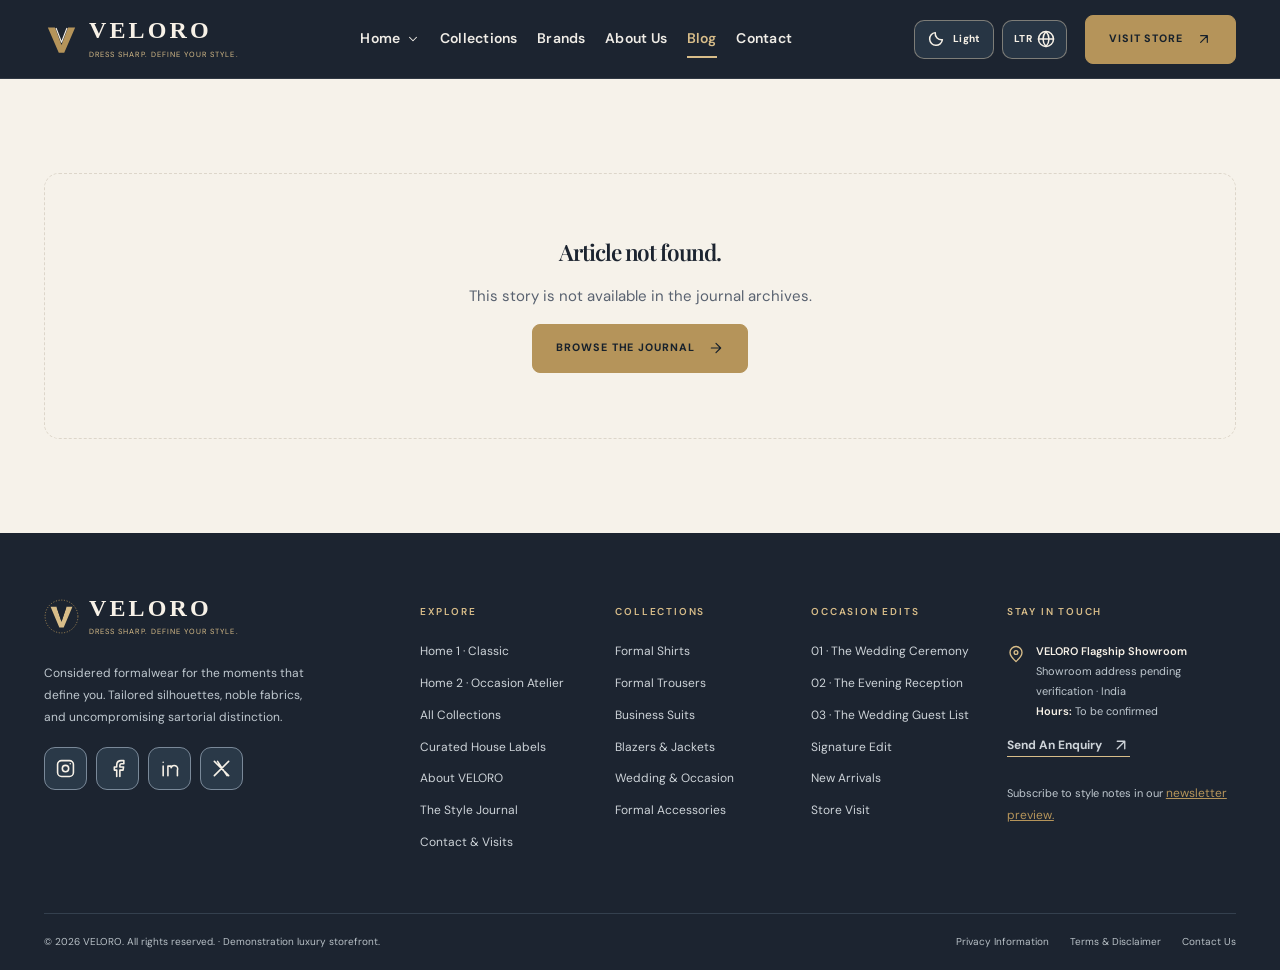
<file: VELORO/article.html>
<!doctype html><html lang="en" dir="ltr"><head><meta charset="utf-8"><meta name="viewport" content="width=device-width, initial-scale=1"><title>VELORO Journal | Formalwear Style Guides</title><meta name="description" content="Practical modern formalwear styling tips, from tailoring and fabrics to occasionwear and everyday dressing."><meta name="theme-color" content="#1C2430"><meta property="og:title" content="VELORO Journal | Formalwear Style Guides"><meta property="og:description" content="Practical modern formalwear styling tips, from tailoring and fabrics to occasionwear and everyday dressing."><meta property="og:type" content="website"><meta property="og:image" content="assets/images/journal-fabrics.webp"><link rel="icon" type="image/svg+xml" href="favicon.svg"><link rel="stylesheet" href="assets/css/style.css"><script defer src="assets/js/data.js"></script><script defer src="assets/js/app.js"></script></head><body data-page="blog"><a class="skip-link" href="#main">Skip to content</a><div id="site-header"></div><main id="main"><div id="article-root"><section class="section"><div class="container"><h1>The VELORO Journal</h1><p>Explore thoughtful notes on modern formalwear.</p><a href="blog.html" class="btn btn-gold">Browse The Journal</a></div></section></div></main><div id="site-footer"></div><div id="ui-root"></div></body></html>
</file>
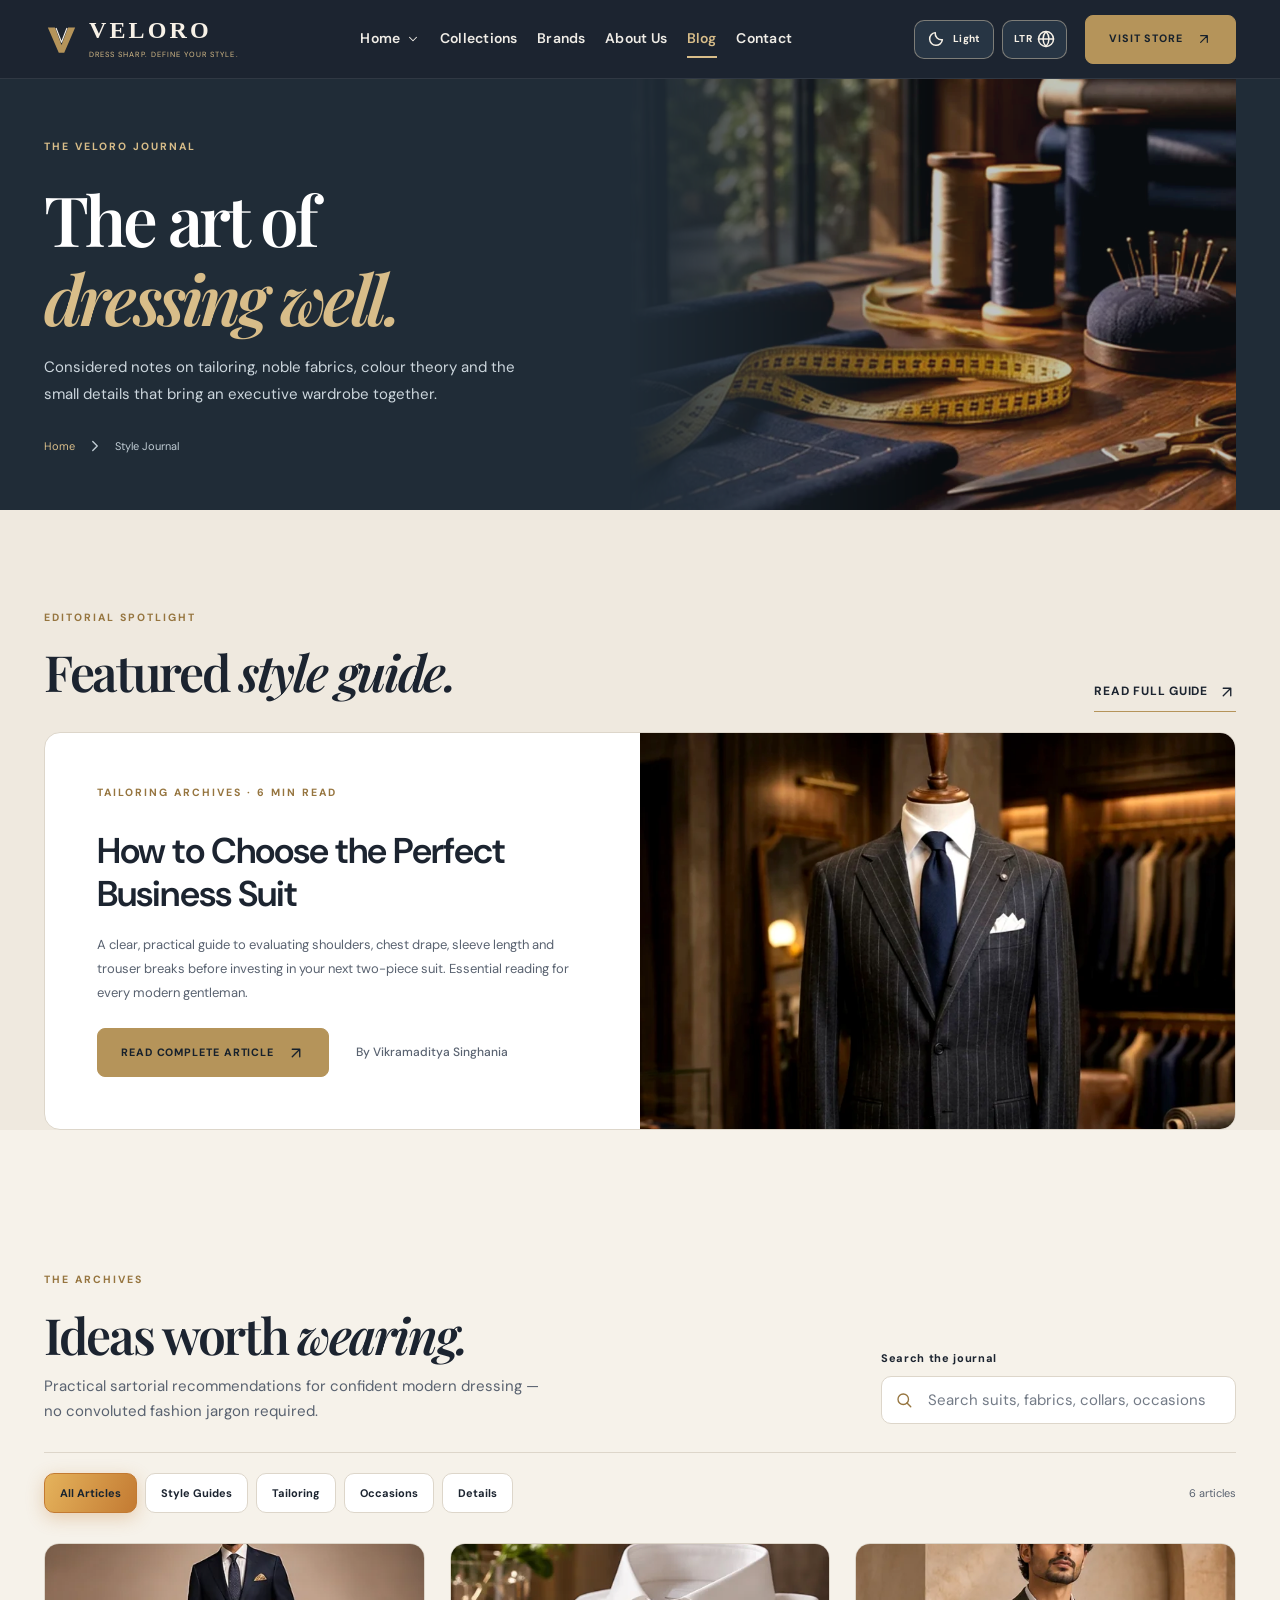
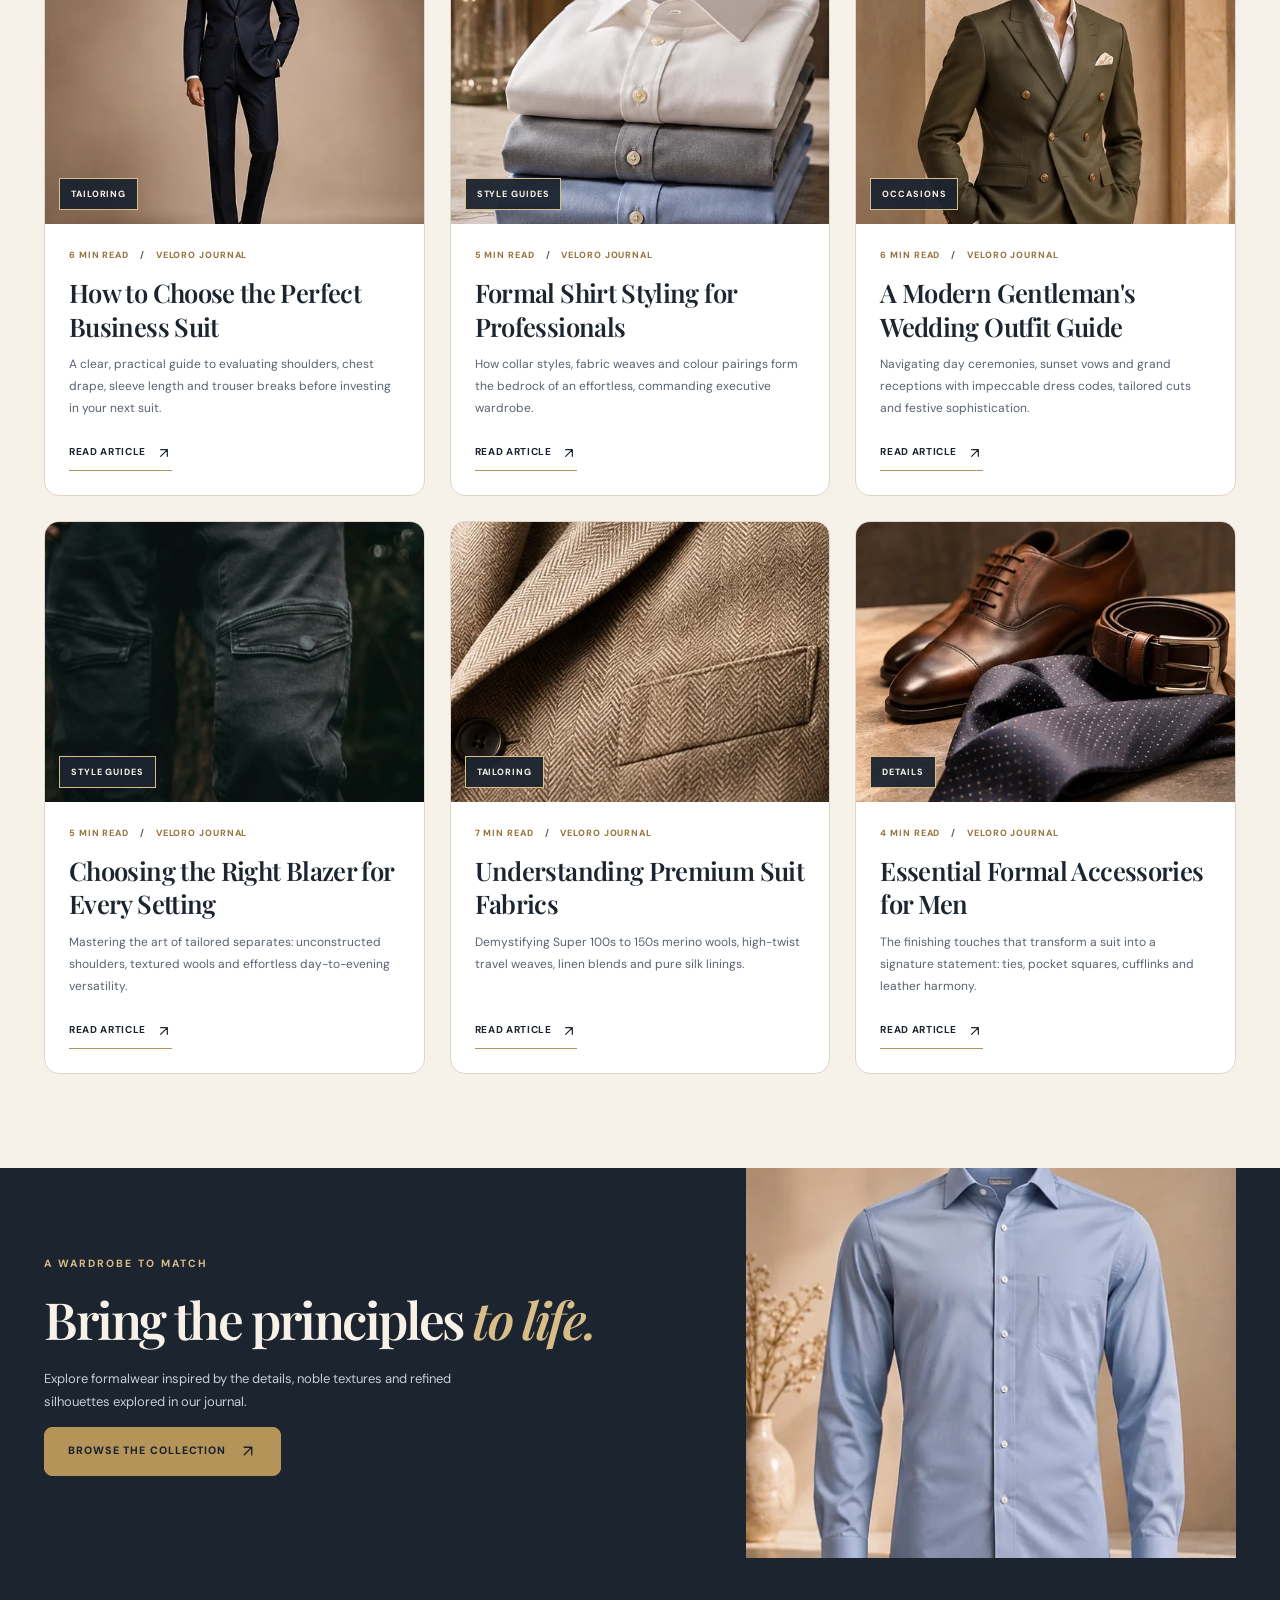
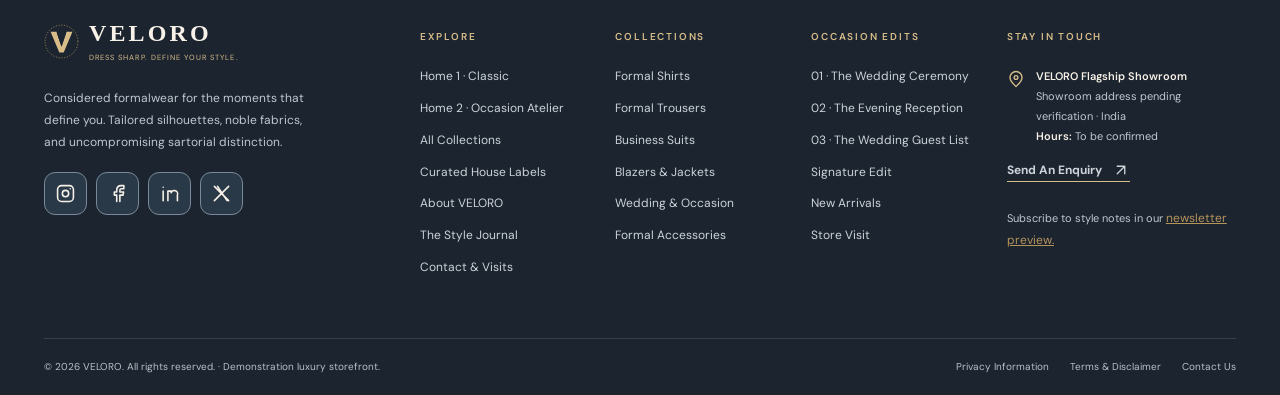
<file: VELORO/blog.html>
<!DOCTYPE html>

<html dir="ltr" lang="en"><head>
<meta charset="utf-8"/><meta content="width=device-width, initial-scale=1" name="viewport"/>
<title>The VELORO Journal | Men’s Formalwear Style Guides</title>
<meta content="Discover useful guides to suits, shirts, officewear, accessories and wedding style from the VELORO journal." name="description"/>
<meta content="#1C2430" name="theme-color"/><meta content="The VELORO Journal | Men’s Formalwear Style Guides" property="og:title"/><meta content="Discover useful guides to suits, shirts, officewear, accessories and wedding style from the VELORO journal." property="og:description"/><meta content="website" property="og:type"/><meta content="assets/images/journal-capsule.webp" property="og:image"/><link href="favicon.svg" rel="icon" type="image/svg+xml"/><link href="assets/css/style.css" rel="stylesheet"/><script defer="" src="assets/js/data.js"></script><script defer="" src="assets/js/app.js"></script>
</head><body data-page="blog"><a class="skip-link" href="#main">Skip to content</a><div id="site-header"></div><main id="main">
<!-- Blog Hero -->
<section class="page-hero blog-hero">
<div class="container page-hero-layout">
<div>
<span class="eyebrow light-eyebrow">THE VELORO JOURNAL</span>
<h1>The art of<br/><em>dressing well.</em></h1>
<p>Considered notes on tailoring, noble fabrics, colour theory and the small details that bring an executive wardrobe together.</p>
<div class="breadcrumb">
<a href="index.html">Home</a>
<i data-icon="chevron-right"></i>
<span>Style Journal</span>
</div>
</div>
<img alt="Master bespoke tailor crafting luxury suit lapel on workbench" src="assets/images/journal-featured-hero.webp"/>
</div>
</section>
<!-- Featured Article Spotlight -->
<section class="section section-cream" style="padding-bottom:0;">
<div class="container">
<div class="section-top" style="margin-bottom:20px;">
<div>
<span class="eyebrow">EDITORIAL SPOTLIGHT</span>
<h2>Featured <em>style guide.</em></h2>
</div>
<a class="inline-link" href="article.html?slug=how-a-suit-should-fit">Read Full Guide <i data-icon="arrow-up-right"></i></a>
</div>
<article class="featured-journal-banner">
<div class="featured-journal-copy">
<span class="eyebrow">TAILORING ARCHIVES · 6 MIN READ</span>
<h3>
<a href="article.html?slug=how-a-suit-should-fit">How to Choose the Perfect Business Suit</a>
</h3>
<p>
          A clear, practical guide to evaluating shoulders, chest drape, sleeve length and trouser breaks before investing in your next two-piece suit. Essential reading for every modern gentleman.
        </p>
<div class="featured-journal-actions">
<a class="btn btn-gold" href="article.html?slug=how-a-suit-should-fit">
            Read Complete Article <i data-icon="arrow-up-right"></i>
</a>
<span>By Vikramaditya Singhania</span>
</div>
</div>
<div class="featured-journal-media">
<a href="article.html?slug=how-a-suit-should-fit">
<img alt="Executive in tailored business suit" src="assets/images/journal-business-suit-guide.webp"/>
</a>
</div>
</article>
</div>
</section>
<!-- Journal Grid & Search -->
<section class="section journal-section"><div class="container">
<div class="journal-introduction">
<div>
<span class="eyebrow">THE ARCHIVES</span>
<h2>Ideas worth <em>wearing.</em></h2>
<p>Practical sartorial recommendations for confident modern dressing — no convoluted fashion jargon required.</p>
</div>
<div class="journal-search-wrap">
<label for="journal-search">Search the journal</label>
<div class="journal-search-control">
<i data-icon="search"></i>
<input autocomplete="off" id="journal-search" placeholder="Search suits, fabrics, collars, occasions…" type="search"/>
</div>
</div>
</div>
<div class="journal-toolbar">
<div aria-label="Filter journal articles" class="journal-filters" role="group">
<button aria-pressed="true" class="journal-filter is-selected" data-journal-category="All" type="button">All Articles</button>
<button class="journal-filter" data-journal-category="Style Guides" type="button">Style Guides</button>
<button class="journal-filter" data-journal-category="Tailoring" type="button">Tailoring</button>
<button class="journal-filter" data-journal-category="Occasions" type="button">Occasions</button>
<button class="journal-filter" data-journal-category="Details" type="button">Details</button>
</div>
<span aria-live="polite" class="journal-count" id="journal-count">6 articles</span>
</div>
<div aria-live="polite" class="journal-grid" id="journal-grid"></div>
</div></section>
<!-- Bottom Banner -->
<section class="journal-bottom-banner"><div class="container journal-banner-layout">
<div>
<span class="eyebrow light-eyebrow">A WARDROBE TO MATCH</span>
<h2>Bring the principles <em>to life.</em></h2>
<p>Explore formalwear inspired by the details, noble textures and refined silhouettes explored in our journal.</p>
<a class="btn btn-gold" href="products.html">Browse The Collection <i data-icon="arrow-up-right"></i></a>
</div>
<img alt="Powder-blue formal shirt carefully presented in a studio" loading="lazy" src="[data-uri]"/>
</div></section>
</main>
<div id="site-footer"></div>
<div id="ui-root"></div>
</body></html>
</file>
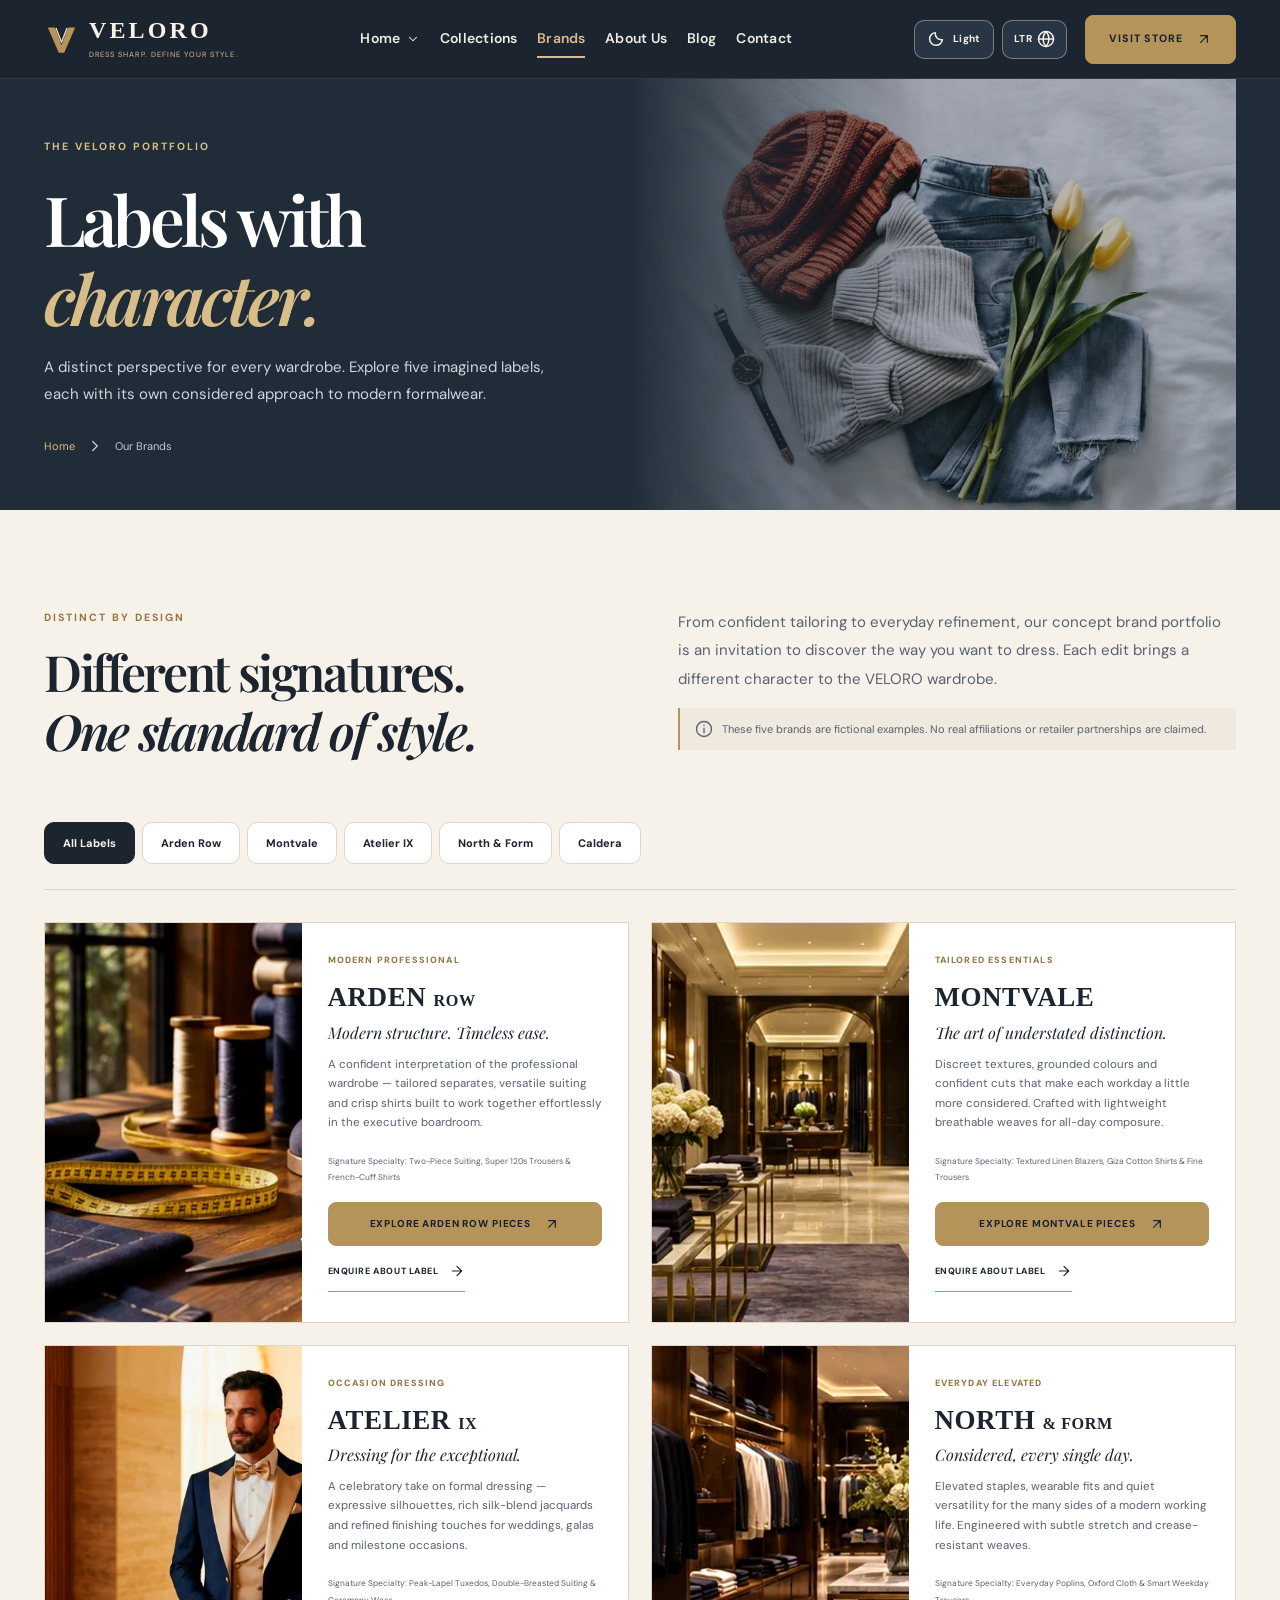
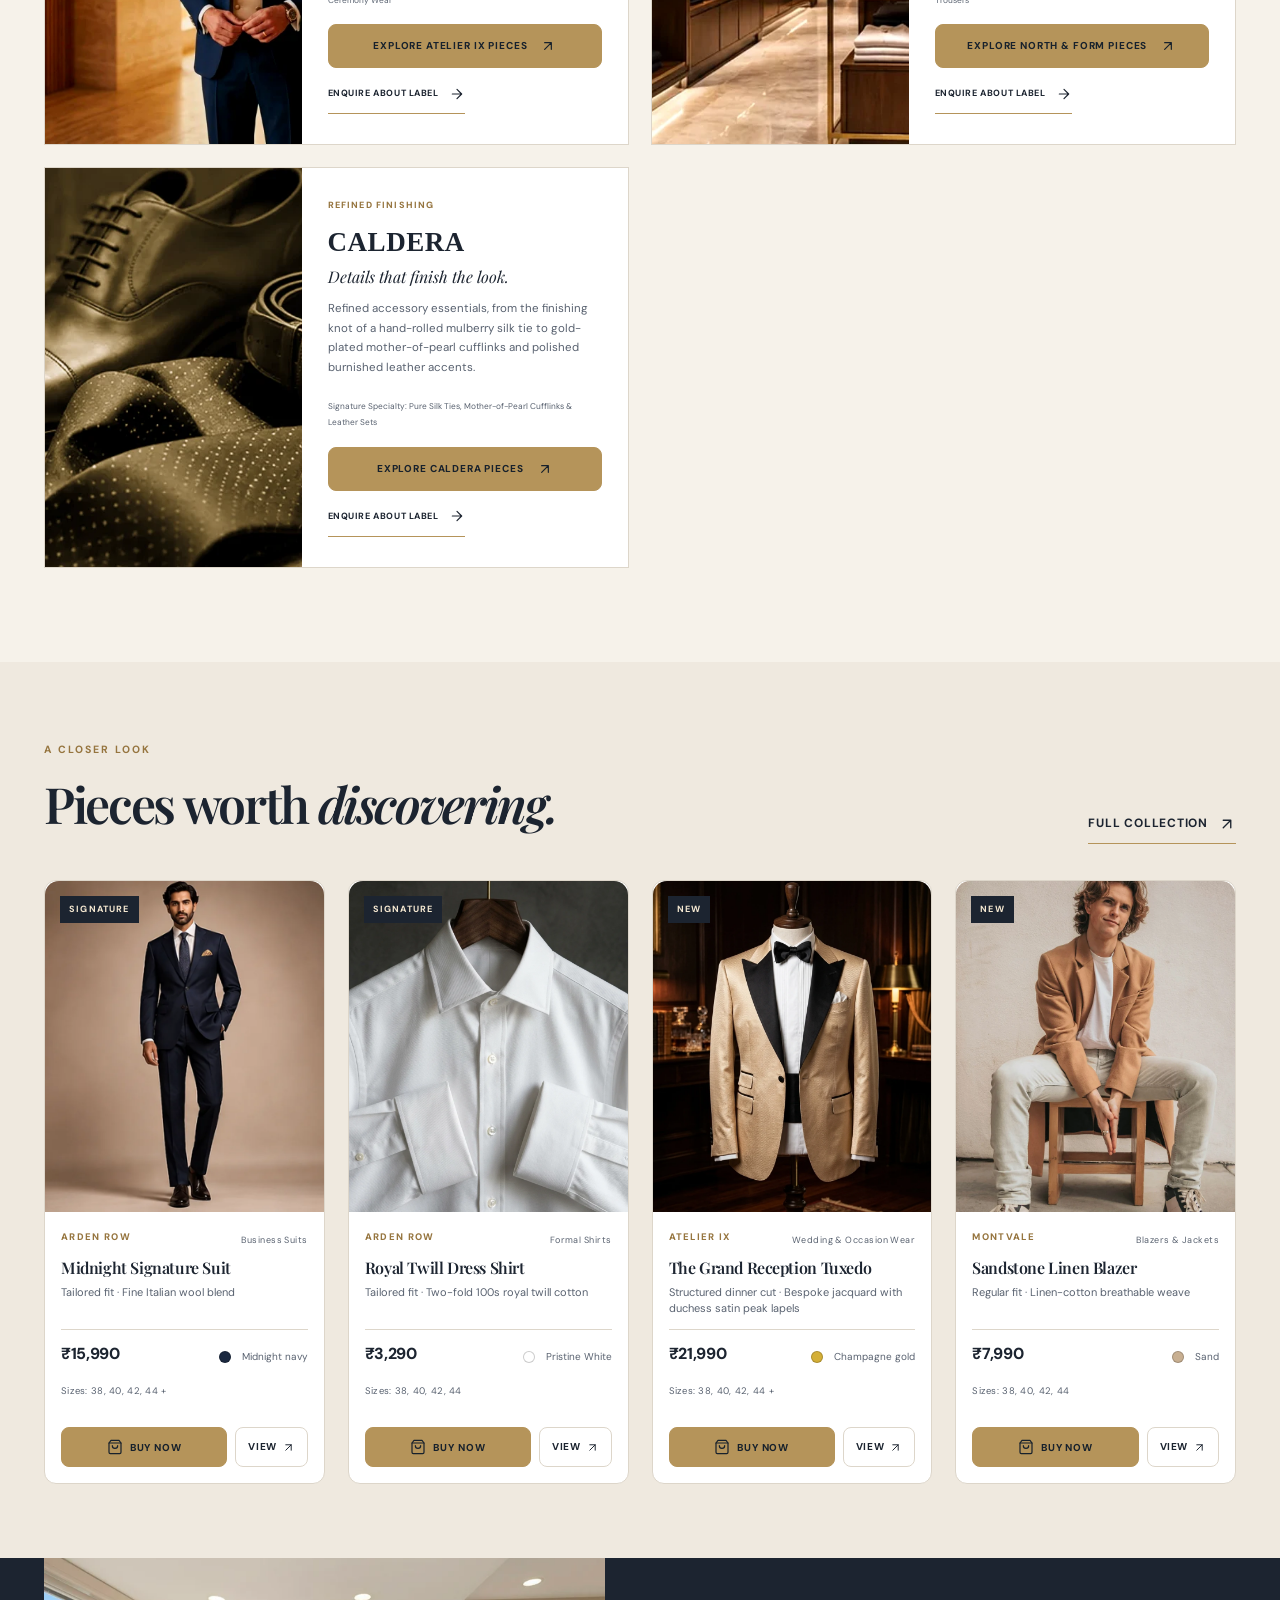
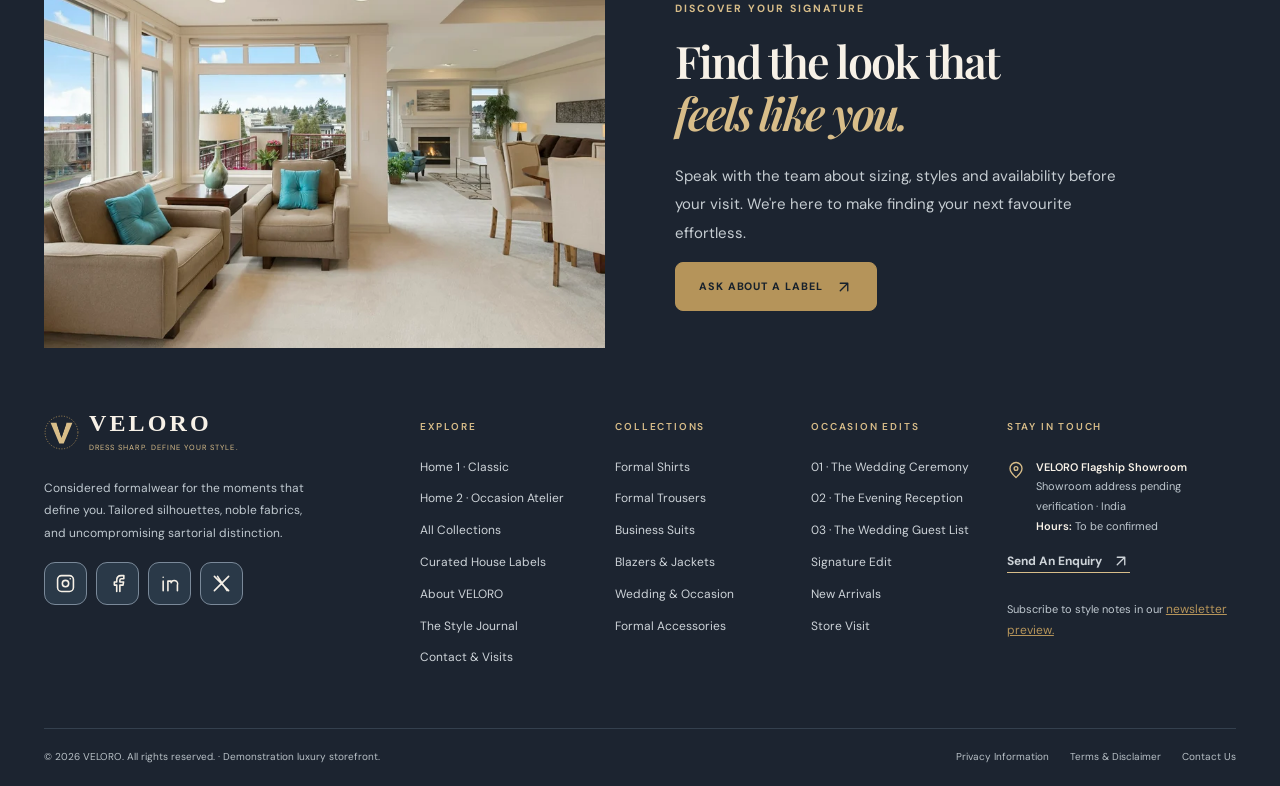
<file: VELORO/brands.html>
<!doctype html><html lang="en"><head><meta charset="utf-8"><meta name="viewport" content="width=device-width, initial-scale=1"><title>Our Curated House Brands & Labels | VELORO</title><meta name="description" content="Meet VELORO's concept brands — fictional editorial labels created to demonstrate refined business tailoring, occasion dressing, everyday essentials and accessories."><meta name="theme-color" content="#1C2430"><meta property="og:title" content="VELORO — Curated House Labels"><meta property="og:type" content="website"><meta property="og:image" content="assets/images/olive-double-breasted-suit.webp"><link rel="icon" type="image/svg+xml" href="favicon.svg"><link rel="stylesheet" href="assets/css/style.css"><script defer src="assets/js/data.js"></script><script defer src="assets/js/app.js"></script></head>
<body data-page="brands"><a class="skip-link" href="#main">Skip to content</a><div id="site-header"></div><main id="main">
<section class="page-hero brands-hero"><div class="container page-hero-layout"><div><span class="eyebrow light-eyebrow">THE VELORO PORTFOLIO</span><h1>Labels with<br><em>character.</em></h1><p>A distinct perspective for every wardrobe. Explore five imagined labels, each with its own considered approach to modern formalwear.</p><div class="breadcrumb"><a href="index.html">Home</a><i data-icon="chevron-right"></i><span>Our Brands</span></div></div><img src="assets/images/brands-showroom-styling.webp" alt="Personal styling consultation for curated house labels"></div></section>
<section class="brand-story section"><div class="container"><div class="brand-story-top"><div><span class="eyebrow">DISTINCT BY DESIGN</span><h2>Different signatures.<br><em>One standard of style.</em></h2></div><div><p>From confident tailoring to everyday refinement, our concept brand portfolio is an invitation to discover the way you want to dress. Each edit brings a different character to the VELORO wardrobe.</p><span class="demo-note"><i data-icon="info"></i> These five brands are fictional examples. No real affiliations or retailer partnerships are claimed.</span></div></div>
<div class="brand-filter" role="group" aria-label="Filter brand labels"><button class="brand-filter-btn is-selected" data-brand="all">All Labels</button><button class="brand-filter-btn" data-brand="Arden Row">Arden Row</button><button class="brand-filter-btn" data-brand="Montvale">Montvale</button><button class="brand-filter-btn" data-brand="Atelier IX">Atelier IX</button><button class="brand-filter-btn" data-brand="North & Form">North &amp; Form</button><button class="brand-filter-btn" data-brand="Caldera">Caldera</button></div><div class="brand-cards" id="brand-cards"></div></div></section>
<section class="section-cream brand-selection"><div class="container"><div class="section-top"><div><span class="eyebrow">A CLOSER LOOK</span><h2>Pieces worth <em>discovering.</em></h2></div><a class="inline-link" href="products.html">Full Collection <i data-icon="arrow-up-right"></i></a></div><div class="product-grid home-product-grid" id="brand-featured-products"></div></div></section>
<section class="brand-visit"><div class="container brand-visit-row"><img src="assets/images/brands-vip-lounge.webp" alt="Private VIP fitting lounge with leather seating and warm lighting" loading="lazy"><div><span class="eyebrow light-eyebrow">DISCOVER YOUR SIGNATURE</span><h2>Find the look that<br><em>feels like you.</em></h2><p>Speak with the team about sizing, styles and availability before your visit. We're here to make finding your next favourite effortless.</p><a class="btn btn-gold" href="contact.html#enquiry">Ask About A Label <i data-icon="arrow-up-right"></i></a></div></div></section>
</main><div id="site-footer"></div><div id="ui-root"></div></body></html>
</file>
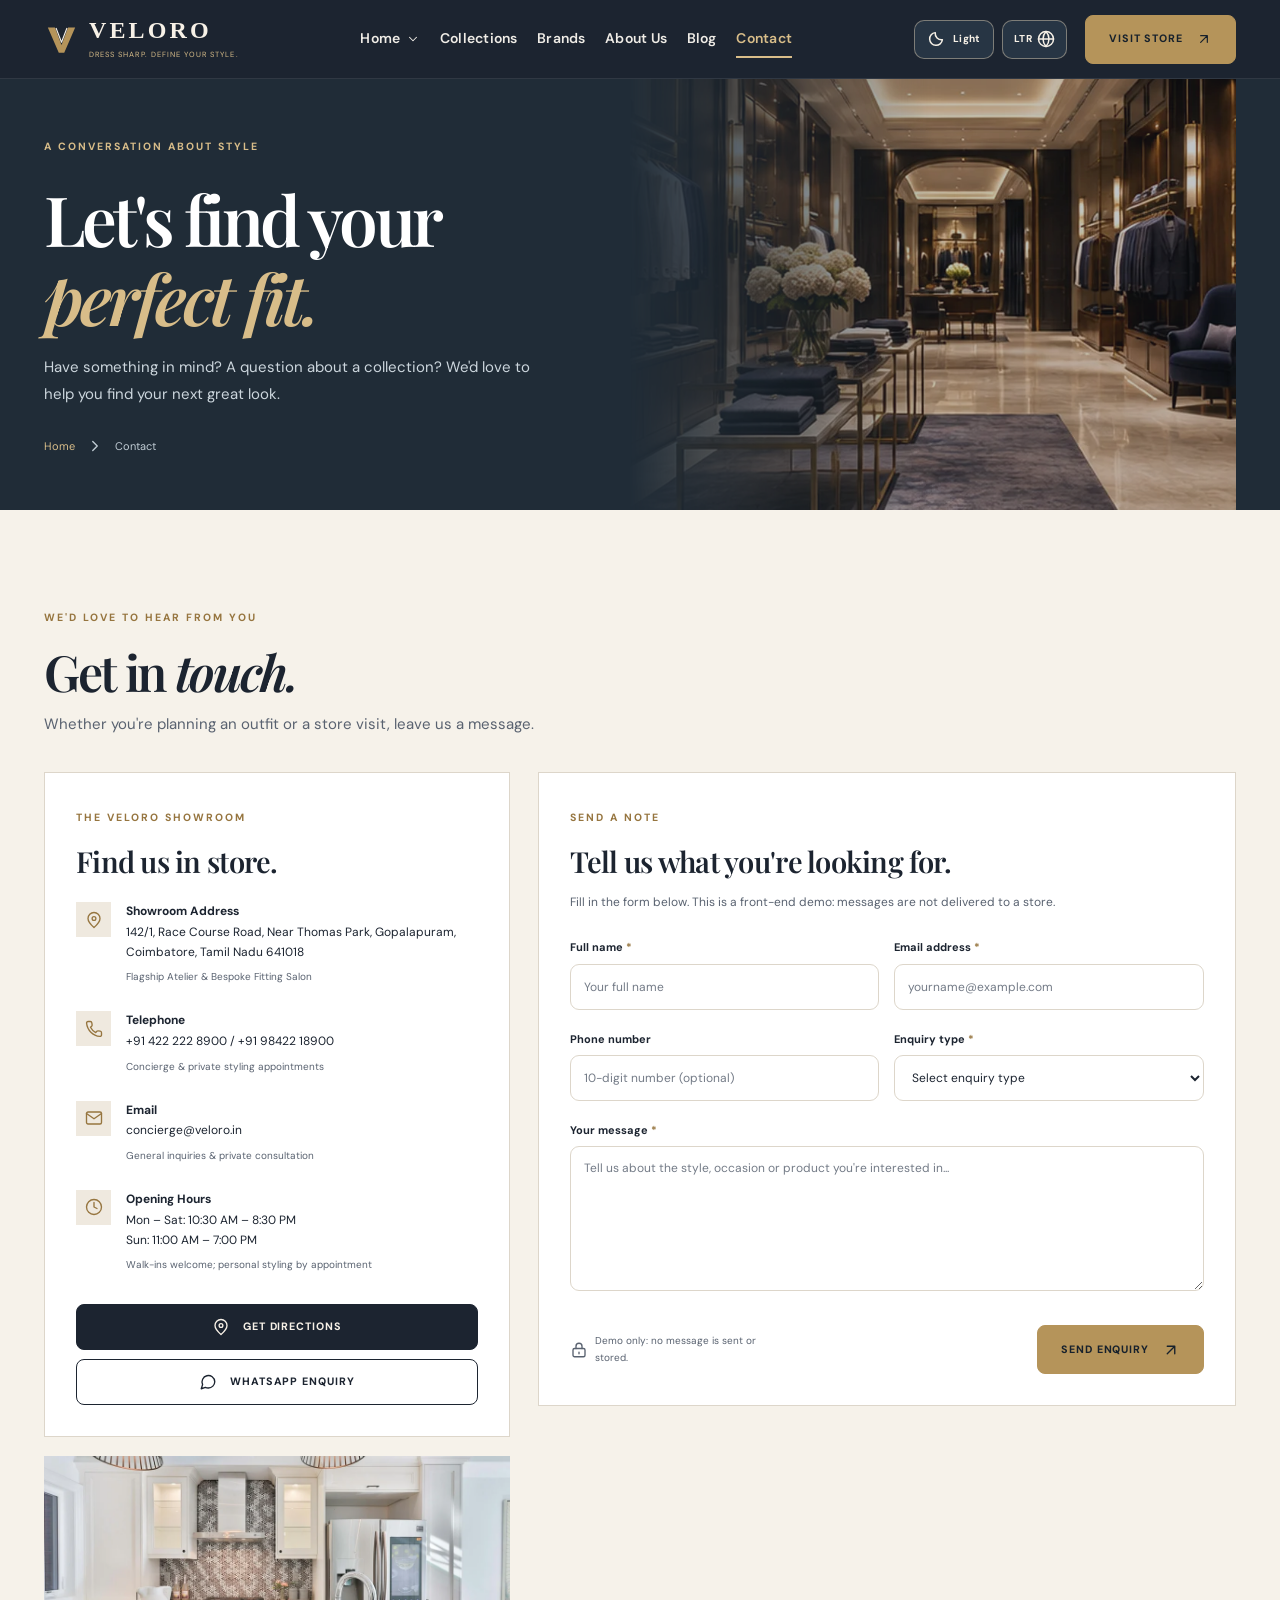
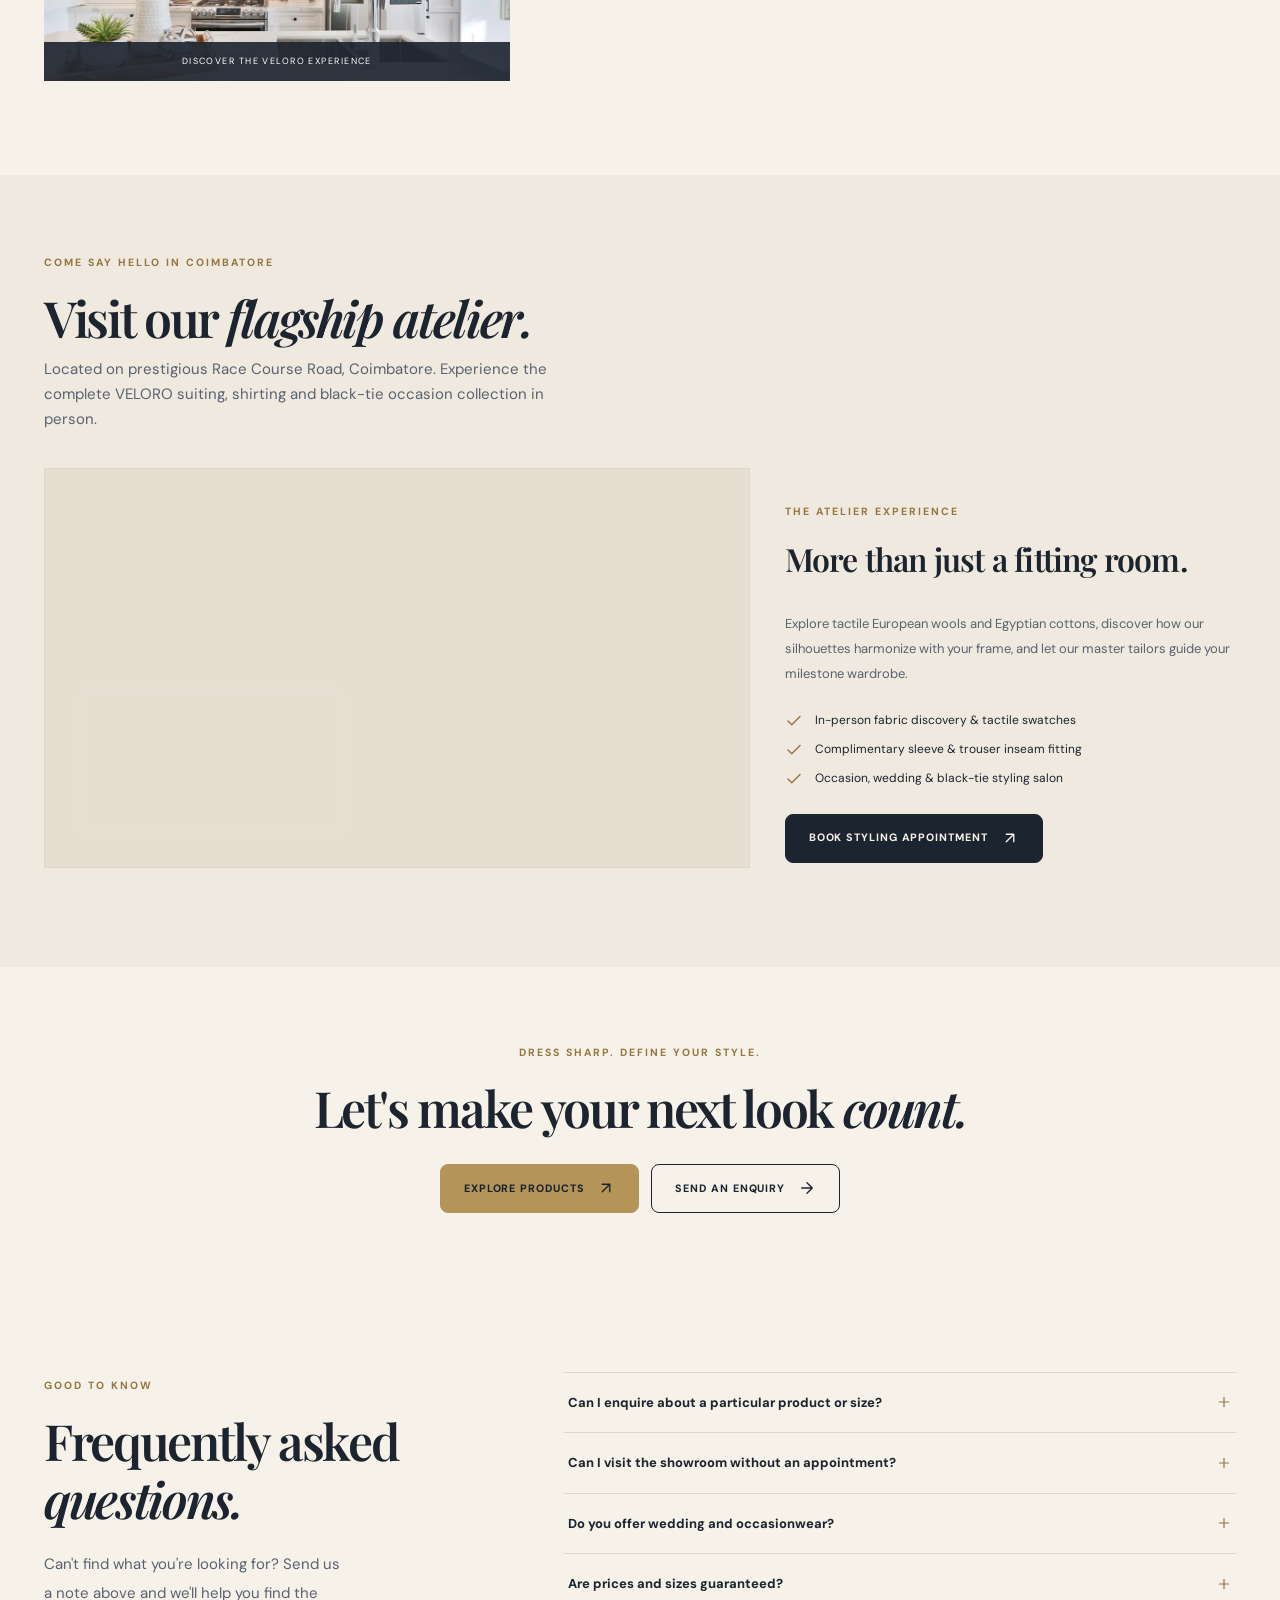
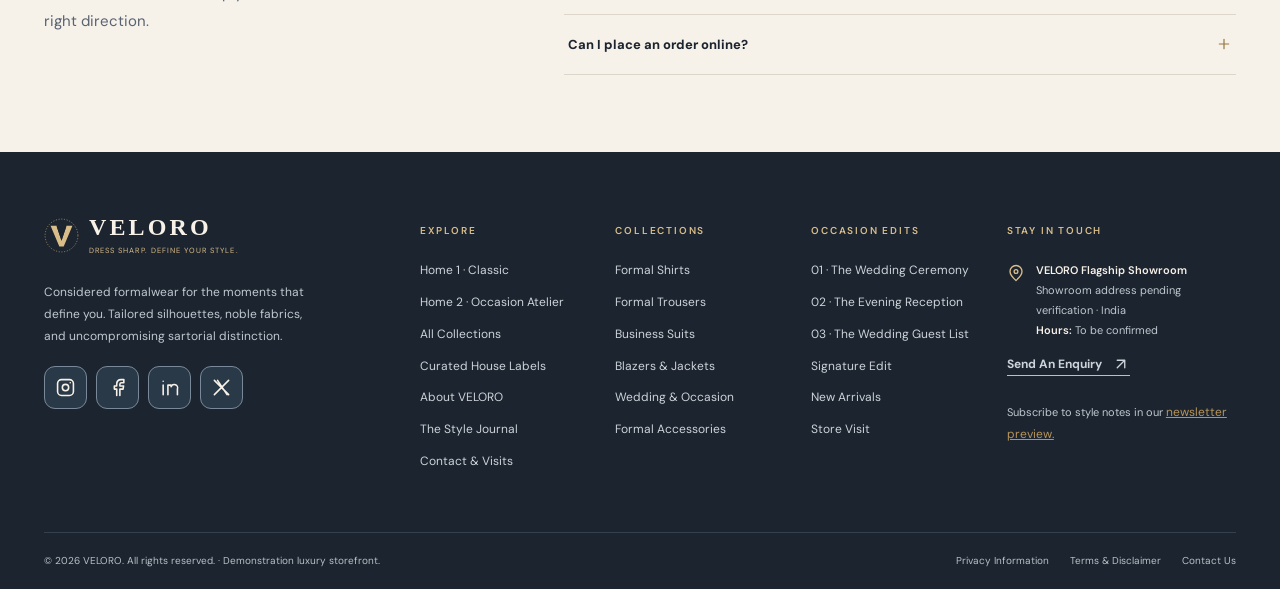
<file: VELORO/contact.html>
<!DOCTYPE html>
<html lang="en"><head><meta charset="utf-8"/><meta content="width=device-width, initial-scale=1" name="viewport"/><title>Contact &amp; Visit the Store | VELORO</title><meta content="Connect with VELORO to enquire about formalwear, sizing, product availability and showroom visits. Preview contact form and in-store experience." name="description"/><meta content="#1C2430" name="theme-color"/><meta content="VELORO — Get in Touch" property="og:title"/><meta content="website" property="og:type"/><meta content="assets/images/contact-boutique-facade.webp" property="og:image"/><link href="favicon.svg" rel="icon" type="image/svg+xml"/><link href="assets/css/style.css" rel="stylesheet"/><script defer="" src="assets/js/data.js"></script><script defer="" src="assets/js/app.js"></script></head>
<body data-page="contact"><a class="skip-link" href="#main">Skip to content</a><div id="site-header"></div><main id="main">
<section class="page-hero contact-hero"><div class="container page-hero-layout"><div><span class="eyebrow light-eyebrow">A CONVERSATION ABOUT STYLE</span><h1>Let's find your<br/><em>perfect fit.</em></h1><p>Have something in mind? A question about a collection? We'd love to help you find your next great look.</p><div class="breadcrumb"><a href="index.html">Home</a><i data-icon="chevron-right"></i><span>Contact</span></div></div><img alt="Warm and welcoming interior of a premium menswear showroom" src="assets/images/showroom-gallery.webp"/></div></section>
<section class="section contact-main" id="enquiry"><div class="container"><div class="section-top"><div><span class="eyebrow">WE'D LOVE TO HEAR FROM YOU</span><h2>Get in <em>touch.</em></h2><p>Whether you're planning an outfit or a store visit, leave us a message.</p></div></div><div class="contact-layout"><div class="contact-details"><div class="info-card"><span class="eyebrow">THE VELORO SHOWROOM</span><h3>Find us in store.</h3><div class="contact-detail"><i data-icon="map-pin"></i><div><strong>Showroom Address</strong><p>142/1, Race Course Road, Near Thomas Park, Gopalapuram, Coimbatore, Tamil Nadu 641018</p><small>Flagship Atelier &amp; Bespoke Fitting Salon</small></div></div><div class="contact-detail"><i data-icon="phone"></i><div><strong>Telephone</strong><p>+91 422 222 8900 / +91 98422 18900</p><small>Concierge &amp; private styling appointments</small></div></div><div class="contact-detail"><i data-icon="mail"></i><div><strong>Email</strong><p>concierge@veloro.in</p><small>General inquiries &amp; private consultation</small></div></div><div class="contact-detail"><i data-icon="clock"></i><div><strong>Opening Hours</strong><p>Mon – Sat: 10:30 AM – 8:30 PM<br/>Sun: 11:00 AM – 7:00 PM</p><small>Walk-ins welcome; personal styling by appointment</small></div></div><div class="contact-quick"><button class="btn btn-dark" id="map-action" type="button"><i data-icon="map-pin"></i> Get Directions</button><button class="btn btn-outline-dark" id="whatsapp-action" type="button"><i data-icon="message-circle"></i> WhatsApp Enquiry</button></div></div><div class="contact-mini-photo"><img alt="Flagship menswear boutique storefront facade" loading="lazy" src="assets/images/contact-boutique-facade.webp"/><span>DISCOVER THE VELORO EXPERIENCE</span></div></div>
<div class="enquiry-panel"><div class="enquiry-panel-intro"><span class="eyebrow">SEND A NOTE</span><h3>Tell us what you're looking for.</h3><p>Fill in the form below. This is a front-end demo: messages are not delivered to a store.</p></div><form class="contact-form" id="contact-form" novalidate=""><div class="form-two"><div class="form-field"><label for="contact-name">Full name <b>*</b></label><input autocomplete="name" id="contact-name" minlength="2" name="name" placeholder="Your full name" required=""/><small class="field-error" data-error="name"></small></div><div class="form-field"><label for="contact-email">Email address <b>*</b></label><input autocomplete="email" id="contact-email" name="email" placeholder="yourname@example.com" required="" type="email"/><small class="field-error" data-error="email"></small></div></div><div class="form-two"><div class="form-field"><label for="contact-phone">Phone number</label><input autocomplete="tel-national" id="contact-phone" inputmode="numeric" maxlength="10" name="phone" placeholder="10-digit number (optional)" type="tel"/><small class="field-error" data-error="phone"></small></div><div class="form-field"><label for="contact-subject">Enquiry type <b>*</b></label><select id="contact-subject" name="subject" required=""><option value="">Select enquiry type</option><option value="Product Availability">Product Availability</option><option value="Sizing &amp; Fit">Sizing &amp; Fit</option><option value="Brand Enquiry">Brand Enquiry</option><option value="Store Visit">Store Visit</option><option value="Wedding &amp; Occasion Wear">Wedding &amp; Occasion Wear</option><option value="Other">Other</option></select><small class="field-error" data-error="subject"></small></div></div><div class="form-field"><label for="contact-message">Your message <b>*</b></label><textarea id="contact-message" minlength="15" name="message" placeholder="Tell us about the style, occasion or product you're interested in..." required="" rows="6"></textarea><small class="field-error" data-error="message"></small></div><div class="form-bottom"><p><i data-icon="lock-keyhole"></i> Demo only: no message is sent or stored.</p><button class="btn btn-gold" type="submit">Send Enquiry <i data-icon="arrow-up-right"></i></button></div></form></div></div></div></section>
<section class="map-section section-cream" id="visit"><div class="container"><div class="section-top"><div><span class="eyebrow">COME SAY HELLO IN COIMBATORE</span><h2>Visit our <em>flagship atelier.</em></h2><p>Located on prestigious Race Course Road, Coimbatore. Experience the complete VELORO suiting, shirting and black-tie occasion collection in person.</p></div></div><div class="map-layout"><div aria-label="Interactive Google Map of VELORO Coimbatore Atelier" class="map-frame"><iframe loading="lazy" referrerpolicy="no-referrer-when-downgrade" src="https://www.google.com/maps?q=Race+Course+Road,+Coimbatore,+Tamil+Nadu+641018,+India&amp;output=embed" title="VELORO Showroom, Race Course Road, Coimbatore"></iframe><div class="map-badge-card"><div class="map-badge-header"><i data-icon="map-pin"></i><div><strong>VELORO Flagship Atelier</strong><span>Race Course Road, Coimbatore</span></div></div><p>142/1, Near Thomas Park, Gopalapuram · 641018</p><div class="map-badge-actions"><a class="btn btn-gold btn-sm" href="https://maps.google.com/?q=Race+Course+Road,+Coimbatore,+Tamil+Nadu+641018" rel="noopener noreferrer" target="_blank">Get Directions <i data-icon="arrow-up-right"></i></a></div></div></div><div class="map-info"><span class="eyebrow">THE ATELIER EXPERIENCE</span><h3>More than just a fitting room.</h3><p>Explore tactile European wools and Egyptian cottons, discover how our silhouettes harmonize with your frame, and let our master tailors guide your milestone wardrobe.</p><div class="map-perks"><span><i data-icon="check"></i> In-person fabric discovery &amp; tactile swatches</span><span><i data-icon="check"></i> Complimentary sleeve &amp; trouser inseam fitting</span><span><i data-icon="check"></i> Occasion, wedding &amp; black-tie styling salon</span></div><a class="btn btn-dark" href="#enquiry">Book Styling Appointment <i data-icon="arrow-up-right"></i></a></div></div></div></section>

<section class="final-cta"><div class="container"><span class="eyebrow">DRESS SHARP. DEFINE YOUR STYLE.</span><h2>Let's make your next look <em>count.</em></h2><div class="cta-row"><a class="btn btn-gold" href="products.html">Explore Products <i data-icon="arrow-up-right"></i></a><a class="btn btn-outline-dark" href="#enquiry">Send An Enquiry <i data-icon="arrow-right"></i></a></div></div></section>
<section class="section faq-section"><div class="container faq-layout"><div><span class="eyebrow">GOOD TO KNOW</span><h2>Frequently asked <em>questions.</em></h2><p>Can't find what you're looking for? Send us a note above and we'll help you find the right direction.</p></div><div class="faq-list"><details><summary>Can I enquire about a particular product or size? <i data-icon="plus"></i></summary><p>Yes. Open a product's Quick View, choose your preferred size and select Enquire. The contact form will be prefilled with your item details. Stock and pricing need confirmation from the real store.</p></details><details><summary>Can I visit the showroom without an appointment? <i data-icon="plus"></i></summary><p>Showroom visit arrangements have not yet been confirmed for this demonstration. Once the store address, phone number and opening hours are supplied, this page can include the correct visit guidance.</p></details><details><summary>Do you offer wedding and occasionwear? <i data-icon="plus"></i></summary><p>The featured collection includes business suits, versatile blazers, elegant shirts and special-occasion styling. Explore the Wedding &amp; Occasion category to see example options.</p></details><details><summary>Are prices and sizes guaranteed? <i data-icon="plus"></i></summary><p>No. The collection and its Indian prices are sample content for the website template. Please confirm availability, fit options and current selling prices with the store before purchase.</p></details><details><summary>Can I place an order online? <i data-icon="plus"></i></summary><p>Yes! VELORO now features an interactive Buy Now demo order request flow across the entire catalogue. Select any piece, choose your preferred size and colour, and submit an order request with your delivery address. Our showroom concierge will review your measurements and contact you to confirm details.</p></details></div></div></section></main><div id="site-footer"></div><div id="ui-root"></div></body></html>
</file>
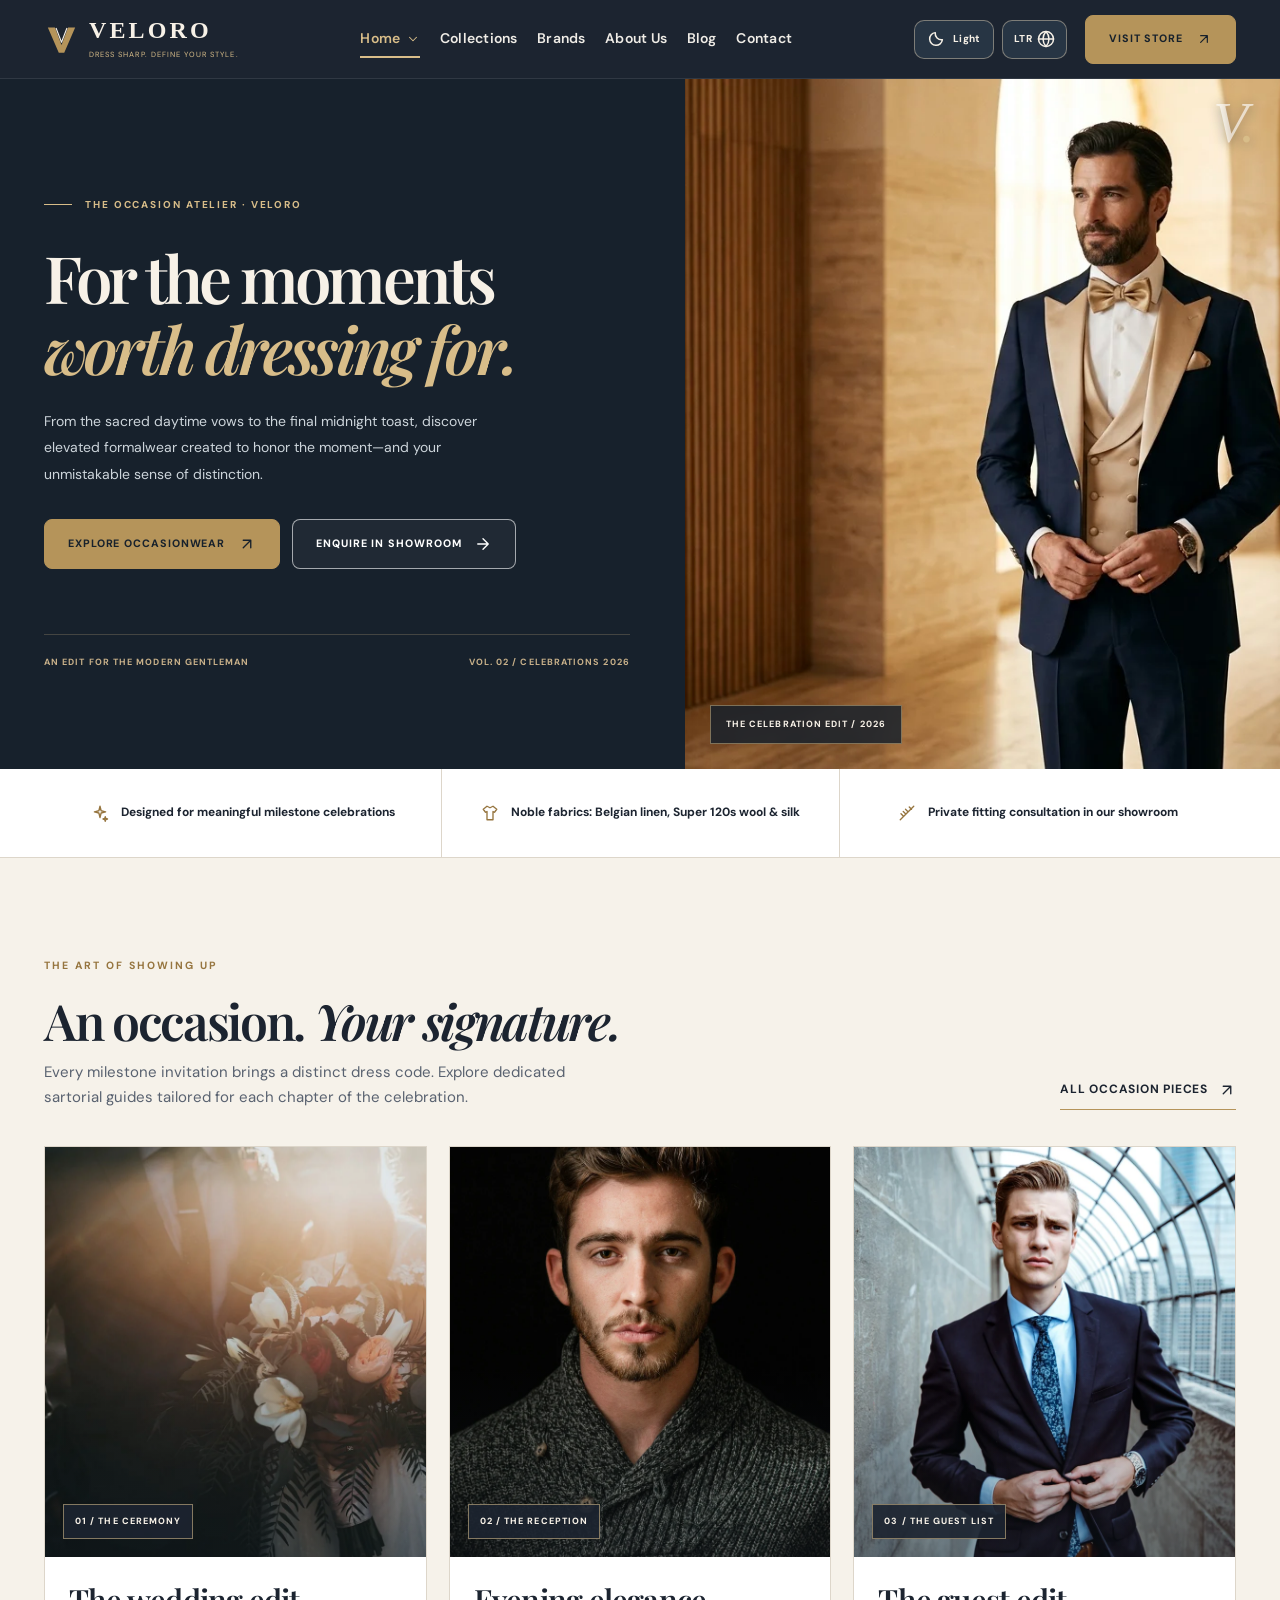
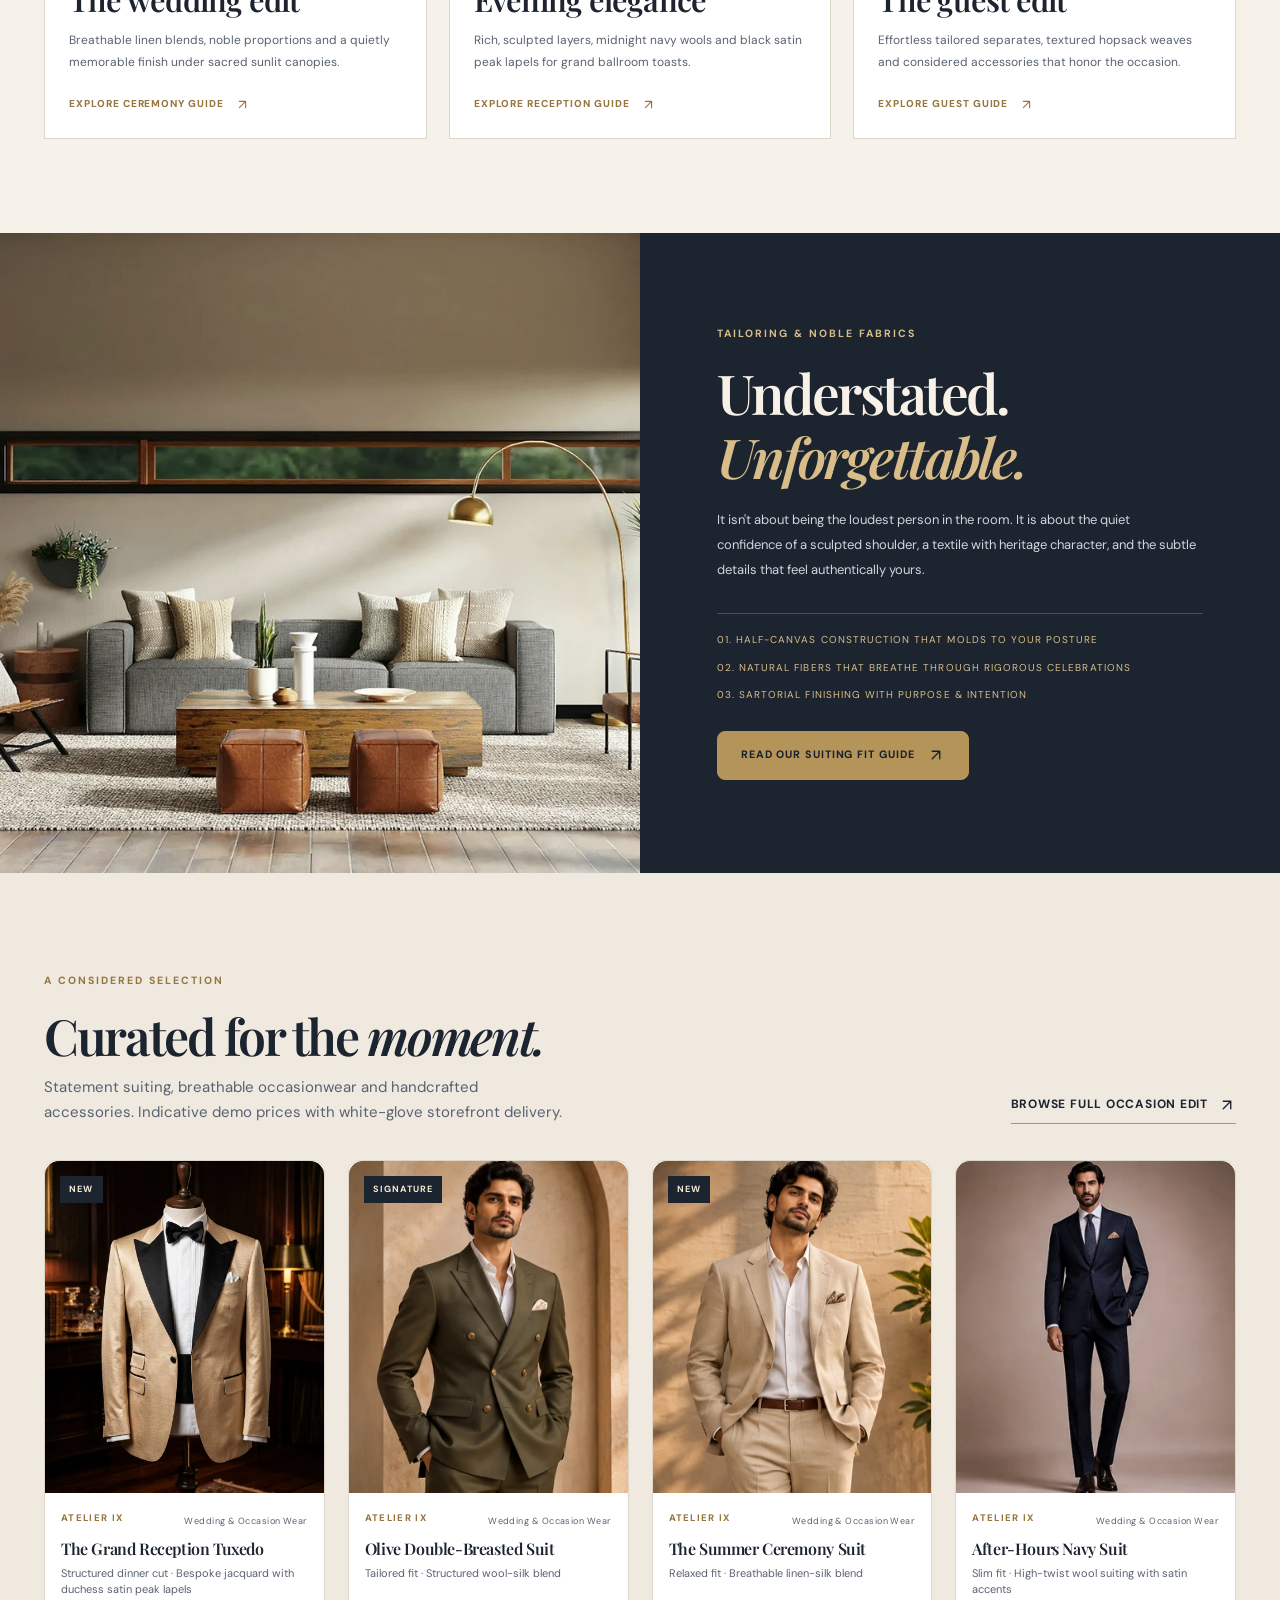
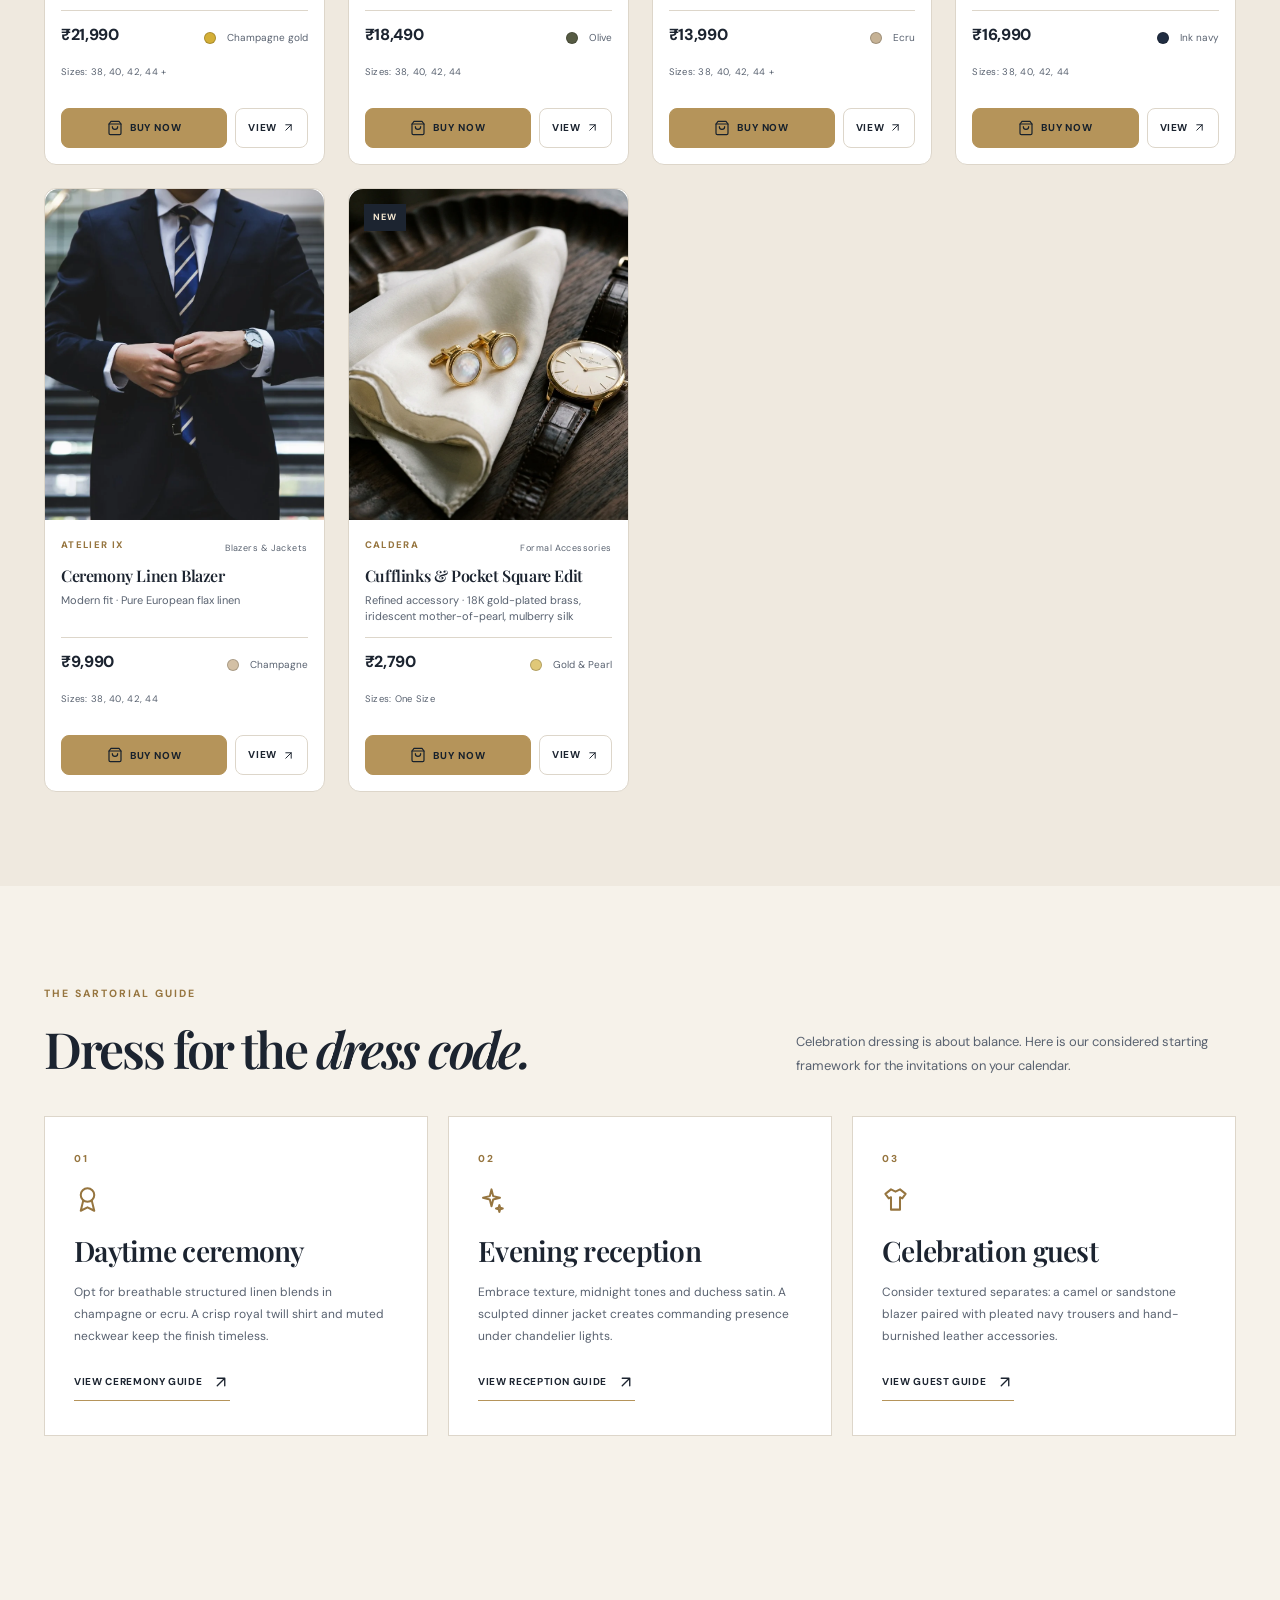
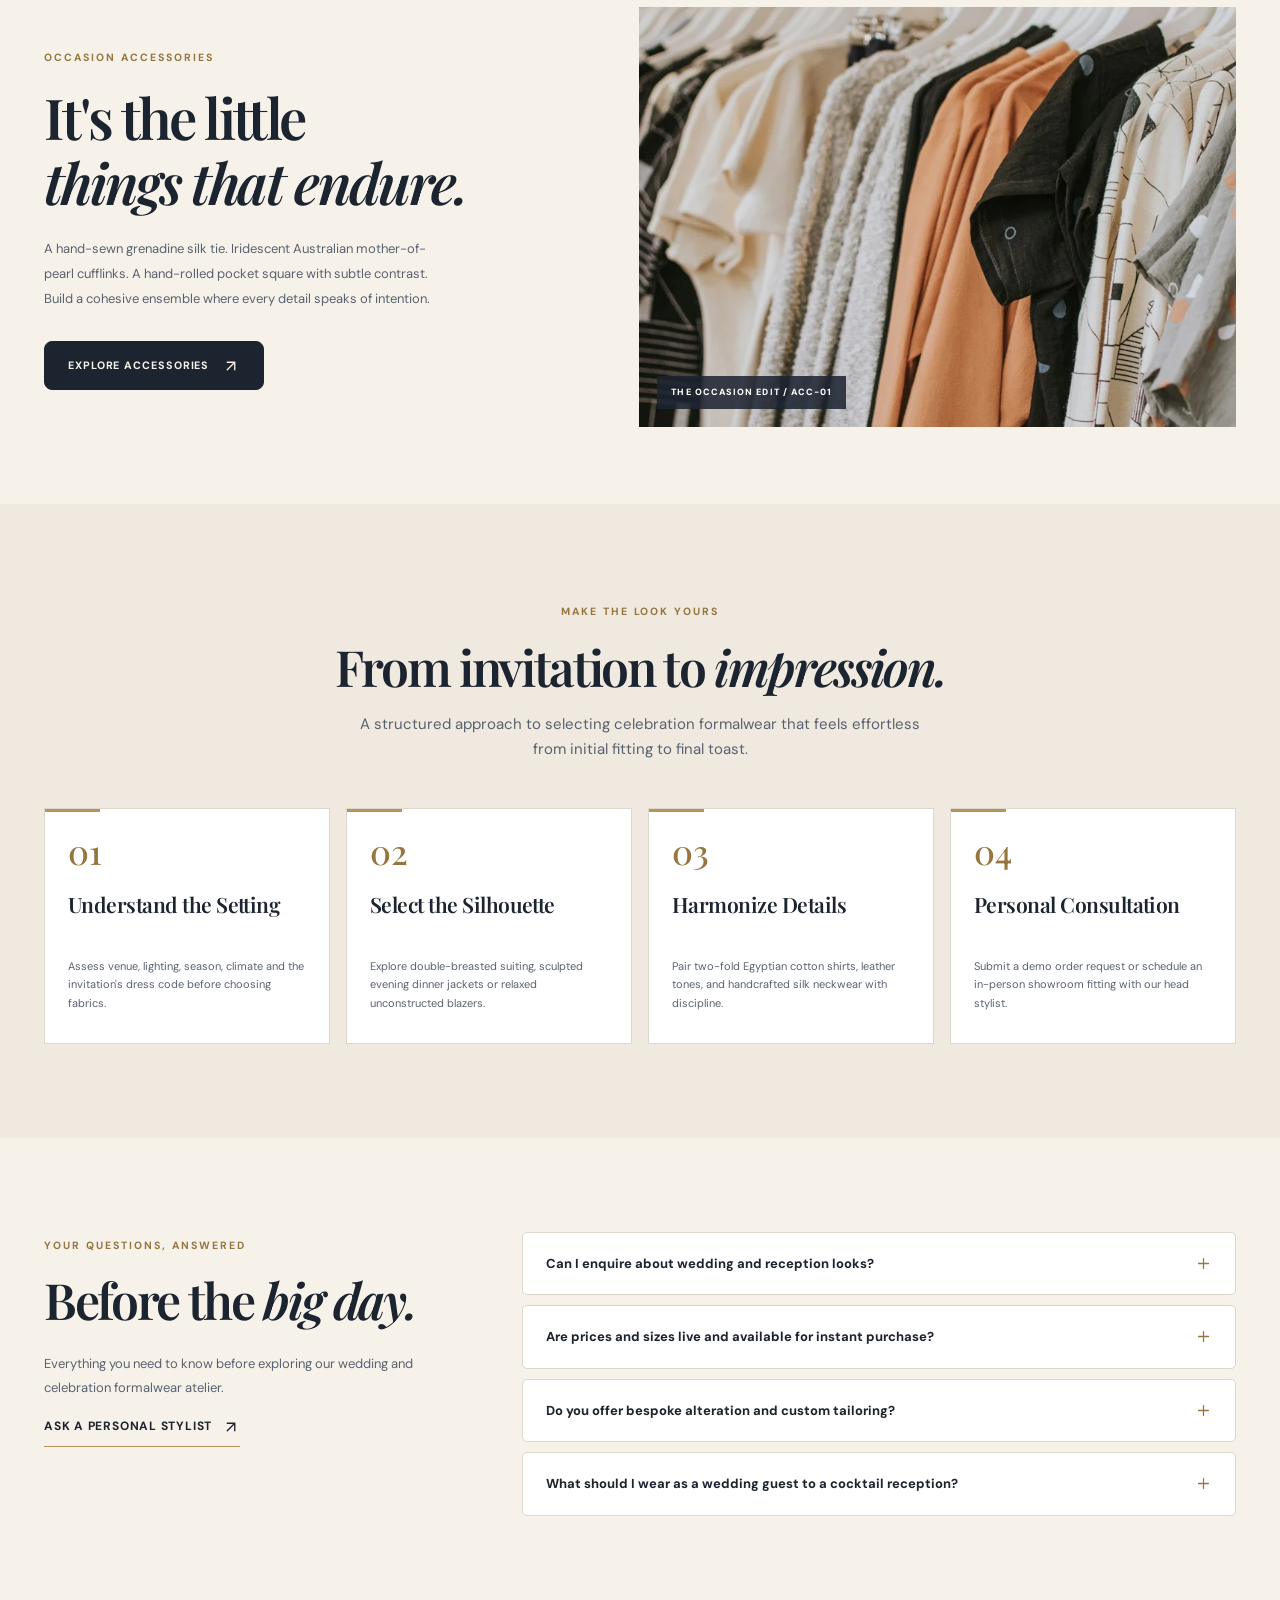
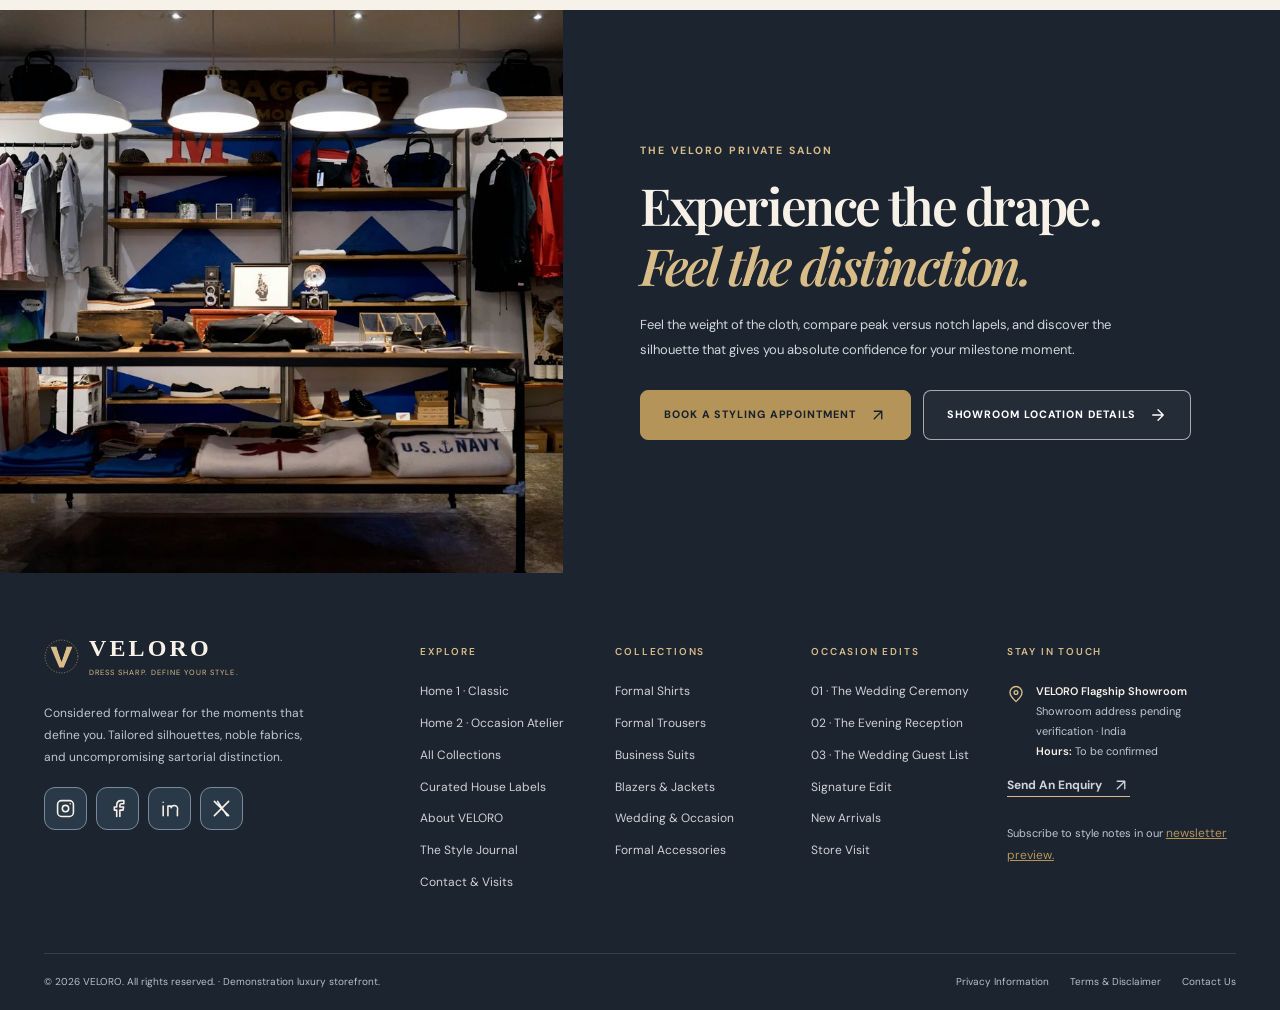
<file: VELORO/home2.html>
<!DOCTYPE html>

<html dir="ltr" lang="en"><head>
<meta charset="utf-8"/><meta content="width=device-width, initial-scale=1" name="viewport"/>
<title>Wedding &amp; Occasion Atelier | Home 2 | VELORO</title>
<meta content="Explore VELORO's Wedding &amp; Occasion Atelier: refined looks for grooms, receptions, wedding guests and milestone celebrations. Discover bespoke formalwear and plan a showroom enquiry." name="description"/>
<meta content="#1C2430" name="theme-color"/><meta content="The Occasion Atelier — VELORO" property="og:title"/><meta content="A considered edit for weddings, receptions and unforgettable occasions." property="og:description"/><meta content="website" property="og:type"/><meta content="assets/images/home2-hero-wedding.webp" property="og:image"/>
<link href="favicon.svg" rel="icon" type="image/svg+xml"/><link href="assets/css/style.css" rel="stylesheet"/><script defer="" src="assets/js/data.js"></script><script defer="" src="assets/js/app.js"></script>
</head><body data-page="home2"><a class="skip-link" href="#main">Skip to content</a><div id="site-header"></div>
<main id="main">
<section aria-labelledby="occasion-title" class="occasion-hero"><div class="occasion-hero-shell">
<div class="occasion-hero-text">
<span class="occasion-overline"><i></i> THE OCCASION ATELIER · VELORO</span>
<h1 id="occasion-title">For the moments<br/><em>worth dressing for.</em></h1>
<p>From the sacred daytime vows to the final midnight toast, discover elevated formalwear created to honor the moment—and your unmistakable sense of distinction.</p>
<div class="occasion-actions">
<a class="btn btn-gold" href="products.html?category=Wedding%20%26%20Occasion%20Wear">Explore Occasionwear <i data-icon="arrow-up-right"></i></a>
<a class="btn btn-hero-outline" href="contact.html?subject=Wedding%20%26%20Occasion%20Wear#enquiry">Enquire In Showroom <i data-icon="arrow-right"></i></a>
</div>
<div class="occasion-hero-caption">
<span>AN EDIT FOR THE MODERN GENTLEMAN</span>
<span>VOL. 02 / CELEBRATIONS 2026</span>
</div>
</div>
<div class="occasion-hero-visual" style="grid-template-columns:1fr;">
<div class="occasion-visual-main" style="width:100%;height:100%;">
<img alt="Groom in tailored midnight navy three-piece tuxedo with champagne satin peak lapels" fetchpriority="high" src="assets/images/home2-hero-wedding.webp" style="width:100%;height:100%;object-fit:cover;object-position:center 20%;"/>
</div>
<div aria-hidden="true" class="occasion-visual-mark">V<span>.</span></div>
<div class="occasion-image-label">THE CELEBRATION EDIT / 2026</div>
</div>
</div></section>
<div class="occasion-promise"><div class="container occasion-promise-inner">
<div><i data-icon="sparkles"></i><span>Designed for meaningful milestone celebrations</span></div>
<div><i data-icon="shirt"></i><span>Noble fabrics: Belgian linen, Super 120s wool &amp; silk</span></div>
<div><i data-icon="ruler"></i><span>Private fitting consultation in our showroom</span></div>
</div></div>
<!-- The Art of Showing Up -->
<section class="section occasion-edit"><div class="container">
<div class="section-top occasion-section-heading">
<div>
<span class="eyebrow">THE ART OF SHOWING UP</span>
<h2>An occasion. <em>Your signature.</em></h2>
<p>Every milestone invitation brings a distinct dress code. Explore dedicated sartorial guides tailored for each chapter of the celebration.</p>
</div>
<a class="inline-link" href="products.html?category=Wedding%20%26%20Occasion%20Wear">All Occasion Pieces <i data-icon="arrow-up-right"></i></a>
</div>
<div class="occasion-edit-grid">
<!-- Card 1: The Ceremony -->
<a aria-label="Explore Chapter 01: The Wedding Ceremony Edit" class="occasion-edit-card" href="occasion-ceremony.html">
<div class="occasion-edit-image">
<img alt="Groom in tailored champagne linen-silk ceremony suit" loading="lazy" src="[data-uri]"/>
<span>01 / THE CEREMONY</span>
</div>
<div class="occasion-edit-details">
<h3>The wedding edit</h3>
<p>Breathable linen blends, noble proportions and a quietly memorable finish under sacred sunlit canopies.</p>
<span>Explore Ceremony Guide <i data-icon="arrow-up-right"></i></span>
</div>
</a>
<!-- Card 2: The Reception -->
<a aria-label="Explore Chapter 02: Evening Elegance Reception Edit" class="occasion-edit-card" href="occasion-reception.html">
<div class="occasion-edit-image">
<img alt="Model wearing bespoke champagne dinner jacket with satin peak lapels" loading="lazy" src="assets/images/home2-reception-card.webp"/>
<span>02 / THE RECEPTION</span>
</div>
<div class="occasion-edit-details">
<h3>Evening elegance</h3>
<p>Rich, sculpted layers, midnight navy wools and black satin peak lapels for grand ballroom toasts.</p>
<span>Explore Reception Guide <i data-icon="arrow-up-right"></i></span>
</div>
</a>
<!-- Card 3: The Guest List -->
<a aria-label="Explore Chapter 03: The Guest List Edit" class="occasion-edit-card" href="occasion-guest.html">
<div class="occasion-edit-image">
<img alt="Warm camel blazer paired with tailored trousers for wedding guest styling" loading="lazy" src="assets/images/home2-guest-card.webp"/>
<span>03 / THE GUEST LIST</span>
</div>
<div class="occasion-edit-details">
<h3>The guest edit</h3>
<p>Effortless tailored separates, textured hopsack weaves and considered accessories that honor the occasion.</p>
<span>Explore Guest Guide <i data-icon="arrow-up-right"></i></span>
</div>
</a>
</div>
</div></section>
<!-- Craftsmanship Split Story -->
<section class="occasion-split-story">
<div class="occasion-story-image">
<img alt="Refined herringbone tailoring fabric with precise finishing" loading="lazy" src="assets/images/home2-occasion-fabric-weave.webp"/>
</div>
<div class="occasion-story-content">
<span class="eyebrow light-eyebrow">TAILORING &amp; NOBLE FABRICS</span>
<h2>Understated.<br/><em>Unforgettable.</em></h2>
<p>It isn't about being the loudest person in the room. It is about the quiet confidence of a sculpted shoulder, a textile with heritage character, and the subtle details that feel authentically yours.</p>
<div class="occasion-story-divider"></div>
<div class="occasion-story-list">
<span>01. HALF-CANVAS CONSTRUCTION THAT MOLDS TO YOUR POSTURE</span>
<span>02. NATURAL FIBERS THAT BREATHE THROUGH RIGOROUS CELEBRATIONS</span>
<span>03. SARTORIAL FINISHING WITH PURPOSE &amp; INTENTION</span>
</div>
<a class="btn btn-gold" href="article.html?slug=how-a-suit-should-fit">Read Our Suiting Fit Guide <i data-icon="arrow-up-right"></i></a>
</div>
</section>
<!-- Curated Occasionwear Grid with Buy Now / Quick View -->
<section class="section occasion-picks section-cream">
<div class="container">
<div class="section-top">
<div>
<span class="eyebrow">A CONSIDERED SELECTION</span>
<h2>Curated for the <em>moment.</em></h2>
<p>Statement suiting, breathable occasionwear and handcrafted accessories. Indicative demo prices with white-glove storefront delivery.</p>
</div>
<a class="inline-link" href="products.html?category=Wedding%20%26%20Occasion%20Wear">Browse Full Occasion Edit <i data-icon="arrow-up-right"></i></a>
</div>
<div aria-live="polite" class="product-grid occasion-product-grid" id="occasion-product-grid"></div>
</div>
</section>
<!-- Occasion Style Guidance -->
<section class="section occasion-style-notes">
<div class="container">
<div class="occasion-notes-header">
<div>
<span class="eyebrow">THE SARTORIAL GUIDE</span>
<h2>Dress for the <em>dress code.</em></h2>
</div>
<p>Celebration dressing is about balance. Here is our considered starting framework for the invitations on your calendar.</p>
</div>
<div class="occasion-notes-grid">
<article>
<span class="occasion-note-index">01</span>
<i data-icon="award"></i>
<h3>Daytime ceremony</h3>
<p>Opt for breathable structured linen blends in champagne or ecru. A crisp royal twill shirt and muted neckwear keep the finish timeless.</p>
<a class="inline-link" href="occasion-ceremony.html">View Ceremony Guide <i data-icon="arrow-up-right"></i></a>
</article>
<article>
<span class="occasion-note-index">02</span>
<i data-icon="sparkles"></i>
<h3>Evening reception</h3>
<p>Embrace texture, midnight tones and duchess satin. A sculpted dinner jacket creates commanding presence under chandelier lights.</p>
<a class="inline-link" href="occasion-reception.html">View Reception Guide <i data-icon="arrow-up-right"></i></a>
</article>
<article>
<span class="occasion-note-index">03</span>
<i data-icon="shirt"></i>
<h3>Celebration guest</h3>
<p>Consider textured separates: a camel or sandstone blazer paired with pleated navy trousers and hand-burnished leather accessories.</p>
<a class="inline-link" href="occasion-guest.html">View Guest Guide <i data-icon="arrow-up-right"></i></a>
</article>
</div>
</div>
</section>
<!-- Finishing Edit Spotlight -->
<section class="occasion-detail-spotlight">
<div class="container occasion-detail-grid">
<div class="occasion-detail-copy">
<span class="eyebrow">OCCASION ACCESSORIES</span>
<h2>It's the little<br/><em>things that endure.</em></h2>
<p>A hand-sewn grenadine silk tie. Iridescent Australian mother-of-pearl cufflinks. A hand-rolled pocket square with subtle contrast. Build a cohesive ensemble where every detail speaks of intention.</p>
<a class="btn btn-dark" href="products.html?category=Formal%20Accessories">Explore Accessories <i data-icon="arrow-up-right"></i></a>
</div>
<div class="occasion-detail-photo">
<img alt="18K gold and mother-of-pearl cufflinks resting on a hand-rolled silk pocket square" loading="lazy" src="assets/images/home2-occasion-accessories-flatlay.webp"/>
<span>THE OCCASION EDIT / ACC-01</span>
</div>
</div>
</section>
<!-- From Invitation to Impression Process -->
<section class="section occasion-process section-cream">
<div class="container">
<div class="section-heading center">
<span class="eyebrow">MAKE THE LOOK YOURS</span>
<h2>From invitation to <em>impression.</em></h2>
<p>A structured approach to selecting celebration formalwear that feels effortless from initial fitting to final toast.</p>
</div>
<div class="occasion-process-grid">
<div class="occasion-process-card">
<span class="occasion-process-number">01</span>
<h3 class="occasion-process-title">Understand the Setting</h3>
<p>Assess venue, lighting, season, climate and the invitation's dress code before choosing fabrics.</p>
</div>
<div class="occasion-process-card">
<span class="occasion-process-number">02</span>
<h3 class="occasion-process-title">Select the Silhouette</h3>
<p>Explore double-breasted suiting, sculpted evening dinner jackets or relaxed unconstructed blazers.</p>
</div>
<div class="occasion-process-card">
<span class="occasion-process-number">03</span>
<h3 class="occasion-process-title">Harmonize Details</h3>
<p>Pair two-fold Egyptian cotton shirts, leather tones, and handcrafted silk neckwear with discipline.</p>
</div>
<div class="occasion-process-card">
<span class="occasion-process-number">04</span>
<h3 class="occasion-process-title">Personal Consultation</h3>
<p>Submit a demo order request or schedule an in-person showroom fitting with our head stylist.</p>
</div>
</div>
</div>
</section>
<!-- Occasion FAQs -->
<section class="section occasion-faq">
<div class="container occasion-faq-layout">
<div>
<span class="eyebrow">YOUR QUESTIONS, ANSWERED</span>
<h2>Before the <em>big day.</em></h2>
<p>Everything you need to know before exploring our wedding and celebration formalwear atelier.</p>
<a class="inline-link" href="contact.html?subject=Wedding%20%26%20Occasion%20Wear#enquiry">Ask A Personal Stylist <i data-icon="arrow-up-right"></i></a>
</div>
<div class="occasion-faq-items">
<details>
<summary>Can I enquire about wedding and reception looks? <i data-icon="plus"></i></summary>
<p>Yes. Use our Buy Now demo order request or submit an enquiry specifying your event date, venue and preferred silhouette. Our showroom concierge will review measurements and fabric options.</p>
</details>
<details>
<summary>Are prices and sizes live and available for instant purchase? <i data-icon="plus"></i></summary>
<p>The storefront is currently presented in interactive demonstration mode. Prices in INR and inventory are indicative demo figures. Final purchase confirmation and payment arrangements occur directly through the showroom concierge.</p>
</details>
<details>
<summary>Do you offer bespoke alteration and custom tailoring? <i data-icon="plus"></i></summary>
<p>Yes, all VELORO suiting and trousers include complimentary alteration consultation at our showroom to ensure clean sleeve reveals, waist adjustment and custom trouser inseam breaks.</p>
</details>
<details>
<summary>What should I wear as a wedding guest to a cocktail reception? <i data-icon="plus"></i></summary>
<p>A tailored dark suit in midnight navy or charcoal, paired with a white spread-collar dress shirt and a textured grenadine tie, is universally appropriate and impeccably poised.</p>
</details>
</div>
</div>
</section>
<!-- Showroom Visit CTA -->
<section class="occasion-visit">
<div class="occasion-visit-photo">
<img alt="Elegant menswear private fitting lounge with mirrors and gold accents" loading="lazy" src="assets/images/home2-occasion-fitting.webp"/>
</div>
<div class="occasion-visit-copy">
<span class="eyebrow light-eyebrow">THE VELORO PRIVATE SALON</span>
<h2>Experience the drape.<br/><em>Feel the distinction.</em></h2>
<p>Feel the weight of the cloth, compare peak versus notch lapels, and discover the silhouette that gives you absolute confidence for your milestone moment.</p>
<div class="occasion-visit-actions">
<a class="btn btn-gold" href="contact.html?subject=Wedding%20%26%20Occasion%20Wear#enquiry">Book A Styling Appointment <i data-icon="arrow-up-right"></i></a>
<a class="btn btn-hero-outline" href="contact.html#visit">Showroom Location Details <i data-icon="arrow-right"></i></a>
</div>
</div>
</section>
</main>
<div id="site-footer"></div>
<div id="ui-root"></div>
</body></html>
</file>
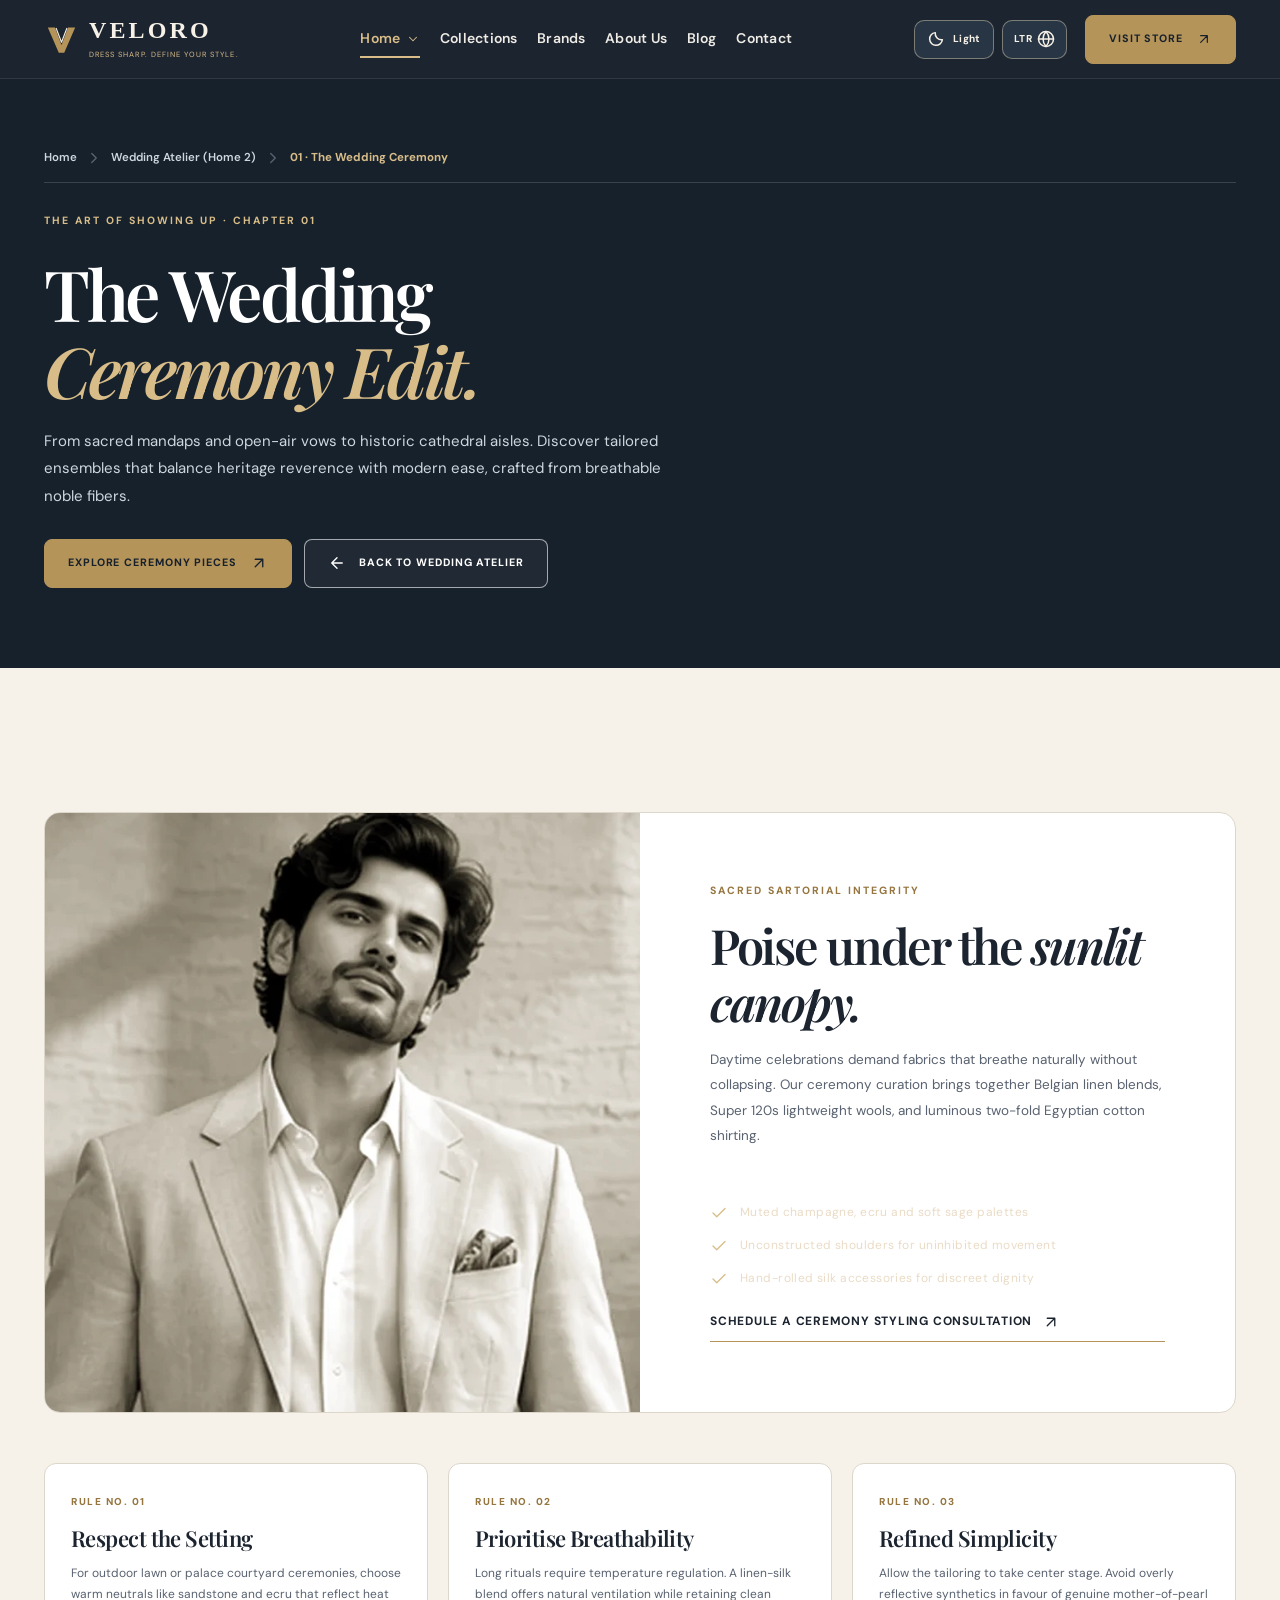
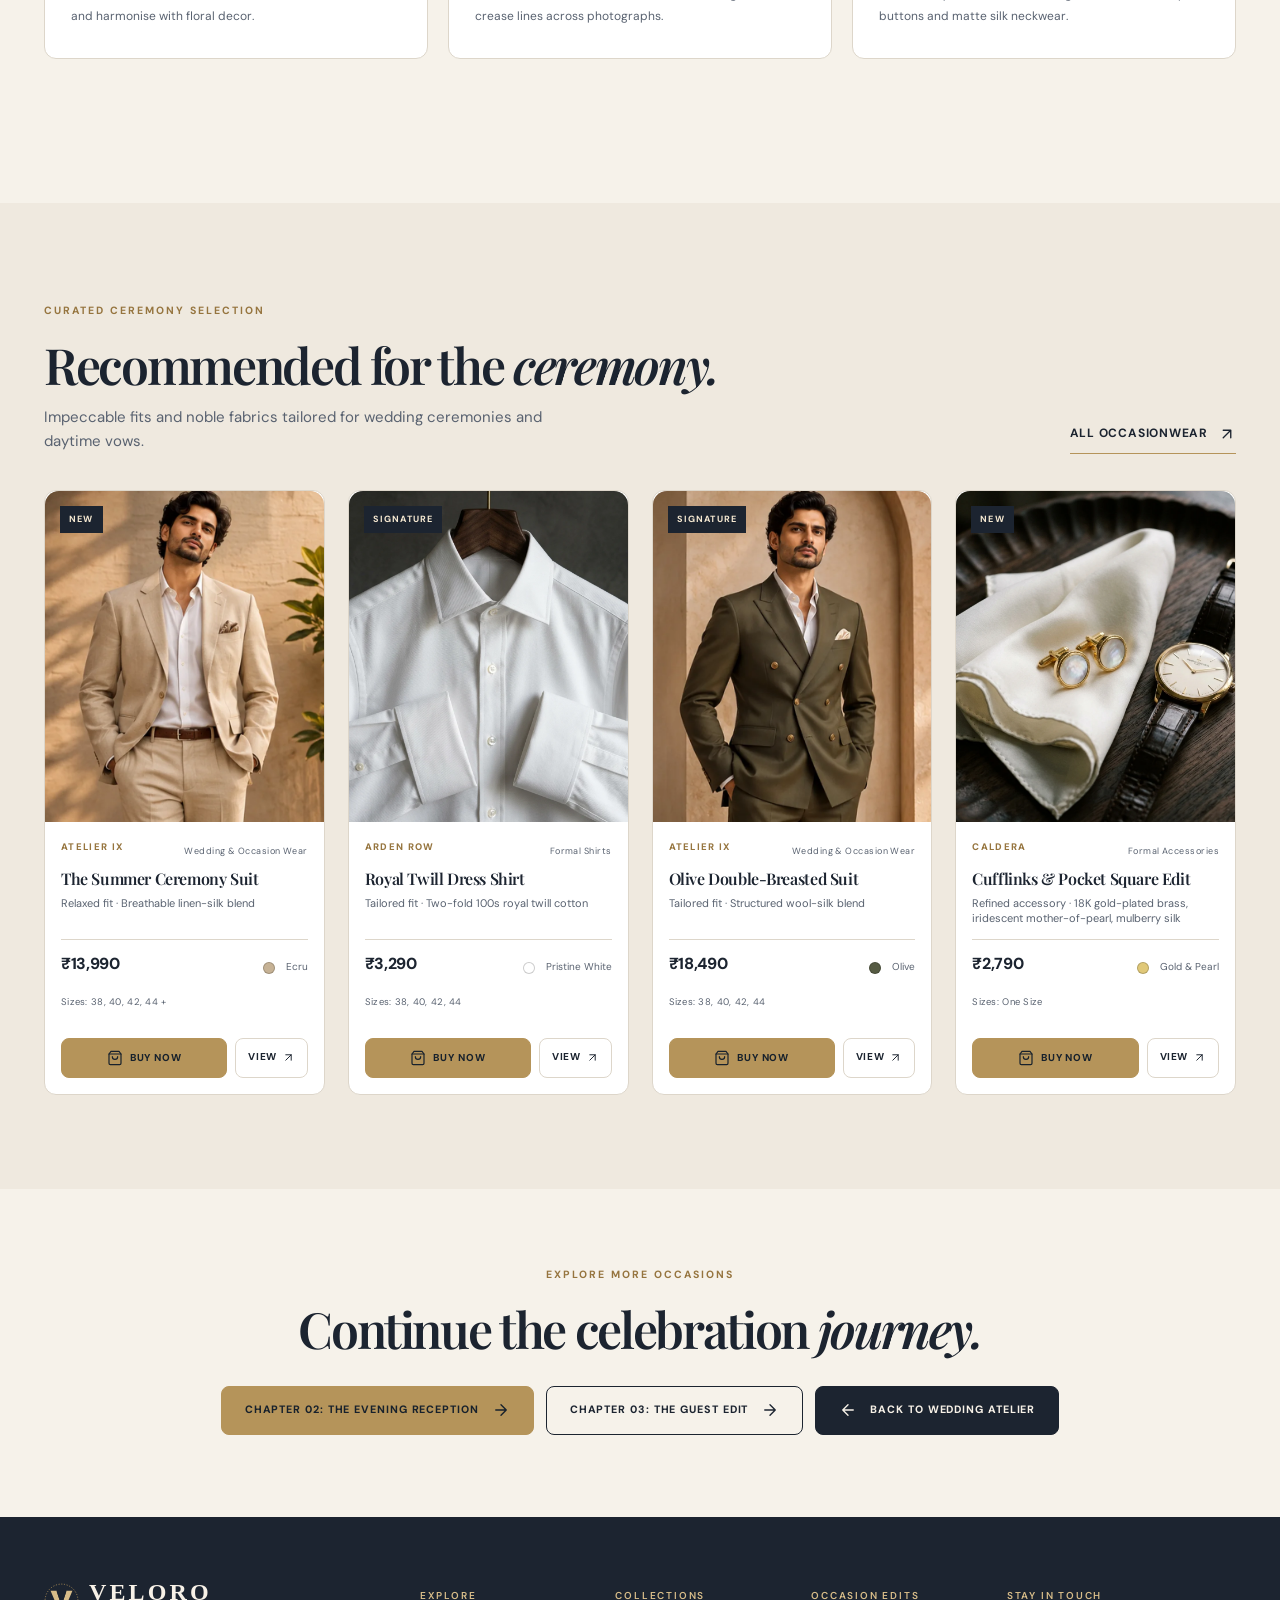
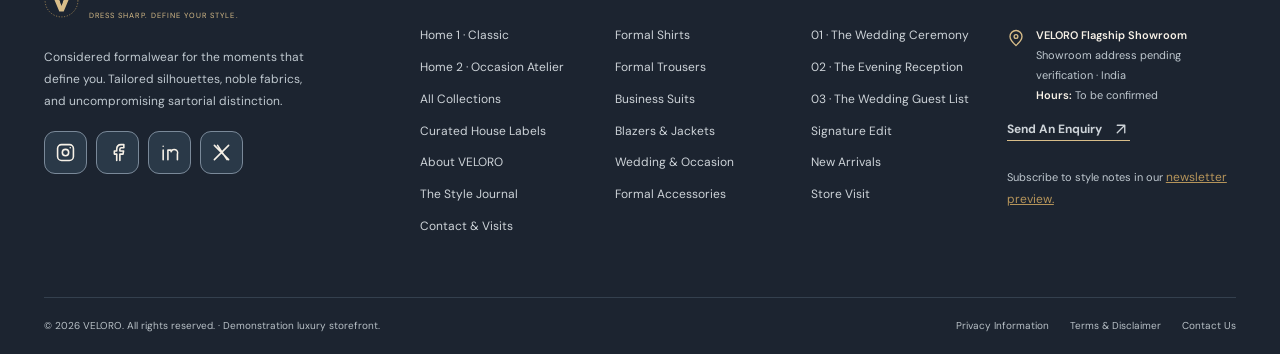
<file: VELORO/occasion-ceremony.html>
<!doctype html>
<html lang="en" dir="ltr">
<head>
  <meta charset="utf-8">
  <meta name="viewport" content="width=device-width, initial-scale=1">
  <title>The Wedding Ceremony Edit | The Art of Showing Up | VELORO</title>
  <meta name="description" content="Discover VELORO's curated menswear guide for sacred wedding ceremonies, day celebrations and summer vows. Sharp tailoring, breathable fabrics and timeless styling.">
  <meta name="theme-color" content="#1C2430">
  <link rel="icon" type="image/svg+xml" href="favicon.svg">
  <link rel="stylesheet" href="assets/css/style.css">
  <script defer src="assets/js/data.js"></script>
  <script defer src="assets/js/app.js"></script>
</head>
<body data-page="home2">
  <a class="skip-link" href="#main">Skip to content</a>
  <div id="site-header"></div>

  <main id="main">
    <!-- Hero Section -->
    <section class="occasion-guide-hero">
      <div class="container">
        <div class="breadcrumb-bar" style="border-color:rgba(255,255,255,.15);margin-bottom:24px;">
          <a href="index.html" style="color:#CCD7DE;">Home</a>
          <i data-icon="chevron-right"></i>
          <a href="home2.html" style="color:#CCD7DE;">Wedding Atelier (Home 2)</a>
          <i data-icon="chevron-right"></i>
          <span style="color:#D8BD89;">01 · The Wedding Ceremony</span>
        </div>
        <span class="eyebrow light-eyebrow">THE ART OF SHOWING UP · CHAPTER 01</span>
        <h1>The Wedding<br><em>Ceremony Edit.</em></h1>
        <p>From sacred mandaps and open-air vows to historic cathedral aisles. Discover tailored ensembles that balance heritage reverence with modern ease, crafted from breathable noble fibers.</p>
        <div class="occasion-guide-actions">
          <a href="#ceremony-collection" class="btn btn-gold">Explore Ceremony Pieces <i data-icon="arrow-up-right"></i></a>
          <a href="home2.html" class="btn btn-hero-outline"><i data-icon="arrow-left"></i> Back to Wedding Atelier</a>
        </div>
      </div>
    </section>

    <!-- Editorial Spotlight Banner -->
    <section class="section">
      <div class="container">
        <div class="occasion-editorial-banner">
          <img src="assets/images/ceremony-hero-edit.webp" alt="Groom in breathable ceremony tailoring against an elegant travertine backdrop" loading="lazy">
          <div class="occasion-editorial-copy">
            <span class="eyebrow">SACRED SARTORIAL INTEGRITY</span>
            <h2>Poise under the <em>sunlit canopy.</em></h2>
            <p>Daytime celebrations demand fabrics that breathe naturally without collapsing. Our ceremony curation brings together Belgian linen blends, Super 120s lightweight wools, and luminous two-fold Egyptian cotton shirting.</p>
            <div class="about-editorial-notes" style="margin-bottom:24px;">
              <span><i data-icon="check"></i> Muted champagne, ecru and soft sage palettes</span>
              <span><i data-icon="check"></i> Unconstructed shoulders for uninhibited movement</span>
              <span><i data-icon="check"></i> Hand-rolled silk accessories for discreet dignity</span>
            </div>
            <a href="contact.html?subject=Wedding%20%26%20Occasion%20Wear#enquiry" class="inline-link">
              Schedule A Ceremony Styling Consultation <i data-icon="arrow-up-right"></i>
            </a>
          </div>
        </div>

        <!-- Three Sartorial Rules for Ceremonies -->
        <div class="occasion-rules-grid">
          <article class="occasion-rule-card">
            <span class="rule-no">RULE NO. 01</span>
            <h3>Respect the Setting</h3>
            <p>For outdoor lawn or palace courtyard ceremonies, choose warm neutrals like sandstone and ecru that reflect heat and harmonise with floral decor.</p>
          </article>
          <article class="occasion-rule-card">
            <span class="rule-no">RULE NO. 02</span>
            <h3>Prioritise Breathability</h3>
            <p>Long rituals require temperature regulation. A linen-silk blend offers natural ventilation while retaining clean crease lines across photographs.</p>
          </article>
          <article class="occasion-rule-card">
            <span class="rule-no">RULE NO. 03</span>
            <h3>Refined Simplicity</h3>
            <p>Allow the tailoring to take center stage. Avoid overly reflective synthetics in favour of genuine mother-of-pearl buttons and matte silk neckwear.</p>
          </article>
        </div>
      </div>
    </section>

    <!-- Curated Products for Ceremony -->
    <section class="section section-cream" id="ceremony-collection">
      <div class="container">
        <div class="section-top">
          <div>
            <span class="eyebrow">CURATED CEREMONY SELECTION</span>
            <h2>Recommended for the <em>ceremony.</em></h2>
            <p>Impeccable fits and noble fabrics tailored for wedding ceremonies and daytime vows.</p>
          </div>
          <a href="products.html?category=Wedding%20%26%20Occasion%20Wear" class="inline-link">
            All Occasionwear <i data-icon="arrow-up-right"></i>
          </a>
        </div>
        <div class="product-grid" id="ceremony-products-grid">
          <!-- Populated by script or static cards -->
        </div>
      </div>
    </section>

    <!-- Navigation to Other Chapters -->
    <section class="final-cta">
      <div class="container">
        <span class="eyebrow">EXPLORE MORE OCCASIONS</span>
        <h2>Continue the celebration <em>journey.</em></h2>
        <div class="cta-row">
          <a href="occasion-reception.html" class="btn btn-gold">Chapter 02: The Evening Reception <i data-icon="arrow-right"></i></a>
          <a href="occasion-guest.html" class="btn btn-outline-dark">Chapter 03: The Guest Edit <i data-icon="arrow-right"></i></a>
          <a href="home2.html" class="btn btn-dark"><i data-icon="arrow-left"></i> Back to Wedding Atelier</a>
        </div>
      </div>
    </section>
  </main>

  <div id="site-footer"></div>
  <div id="ui-root"></div>

  <script>
    document.addEventListener('DOMContentLoaded', () => {
      const area = document.getElementById('ceremony-products-grid');
      if(area && window.VELORO_PRODUCTS){
        const items = ['VL-112', 'VL-121', 'VL-109', 'VL-129']
          .map(id => window.VELORO_PRODUCTS.find(p => p.id === id))
          .filter(Boolean);
        // Use global productCard renderer from app.js
        if(window.productCard) {
          area.innerHTML = items.map(window.productCard).join('');
        }
      }
    });
  </script>
</body>
</html>
</file>
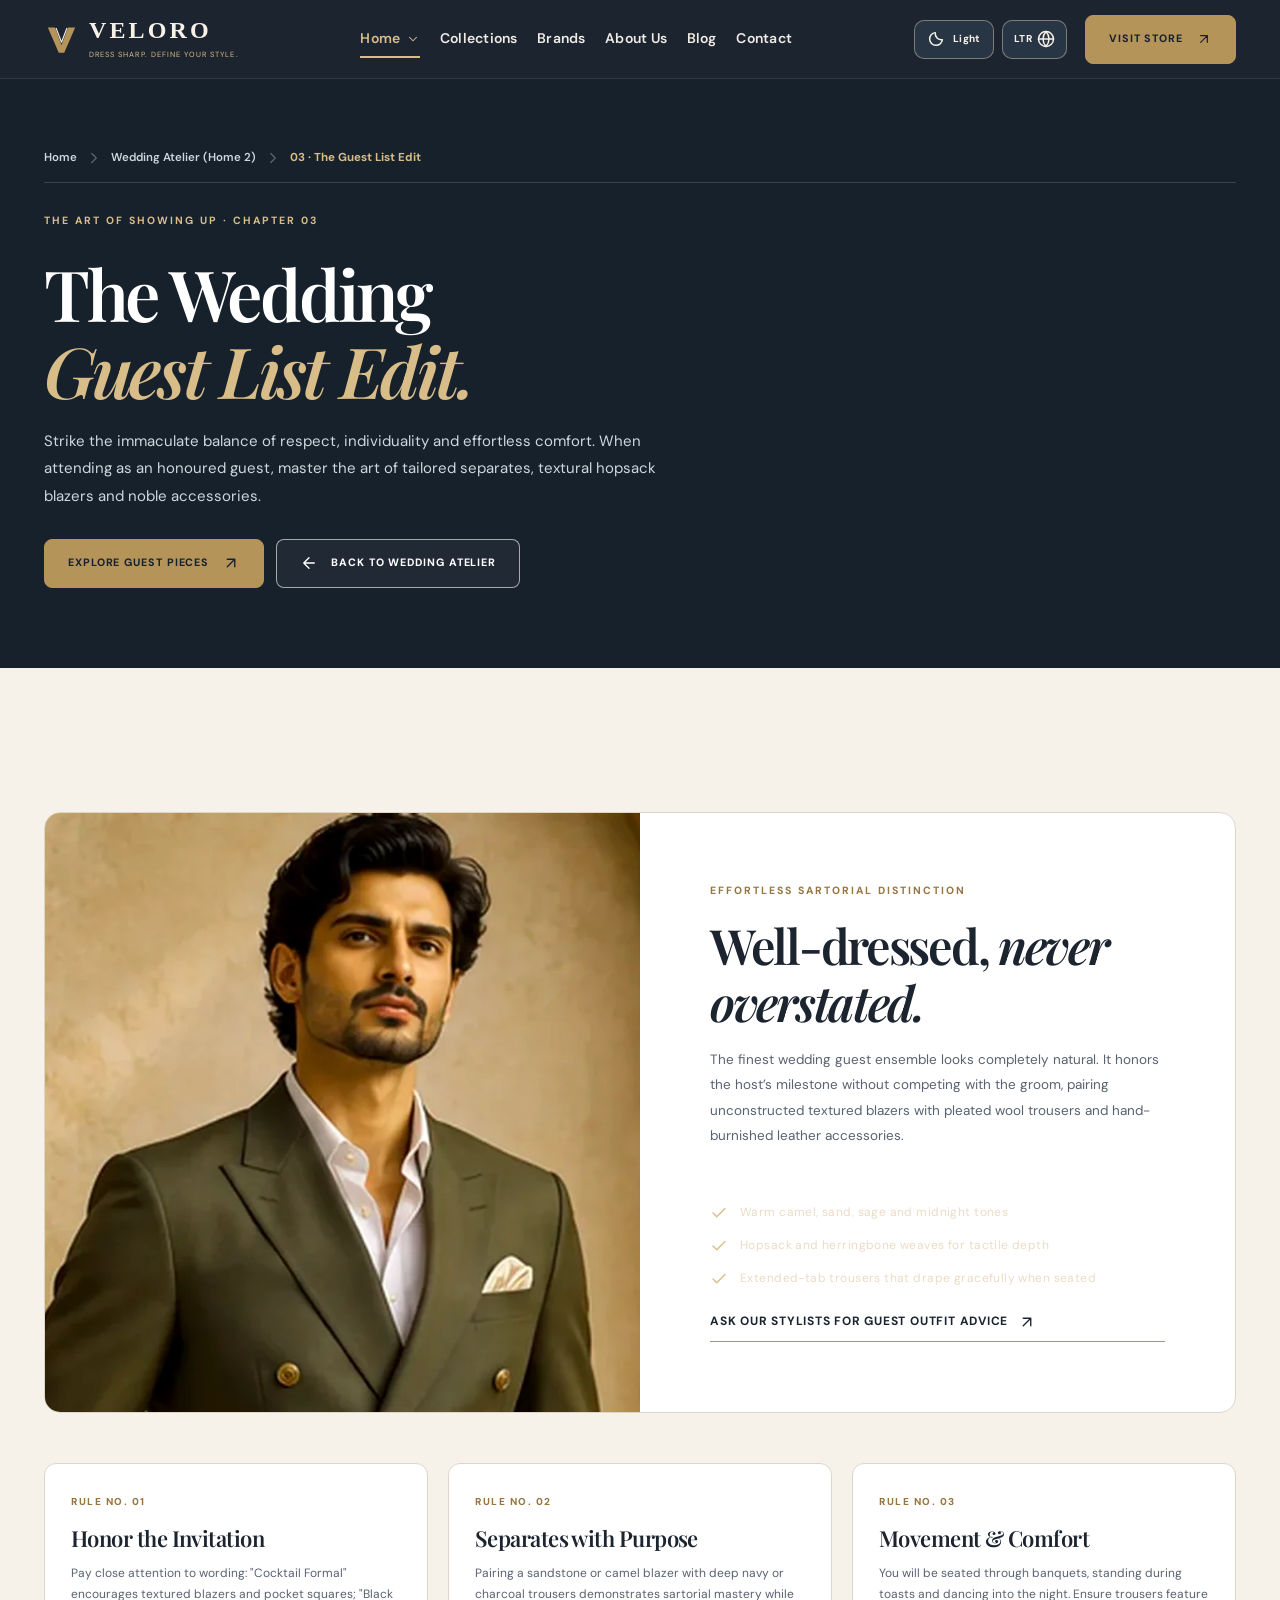
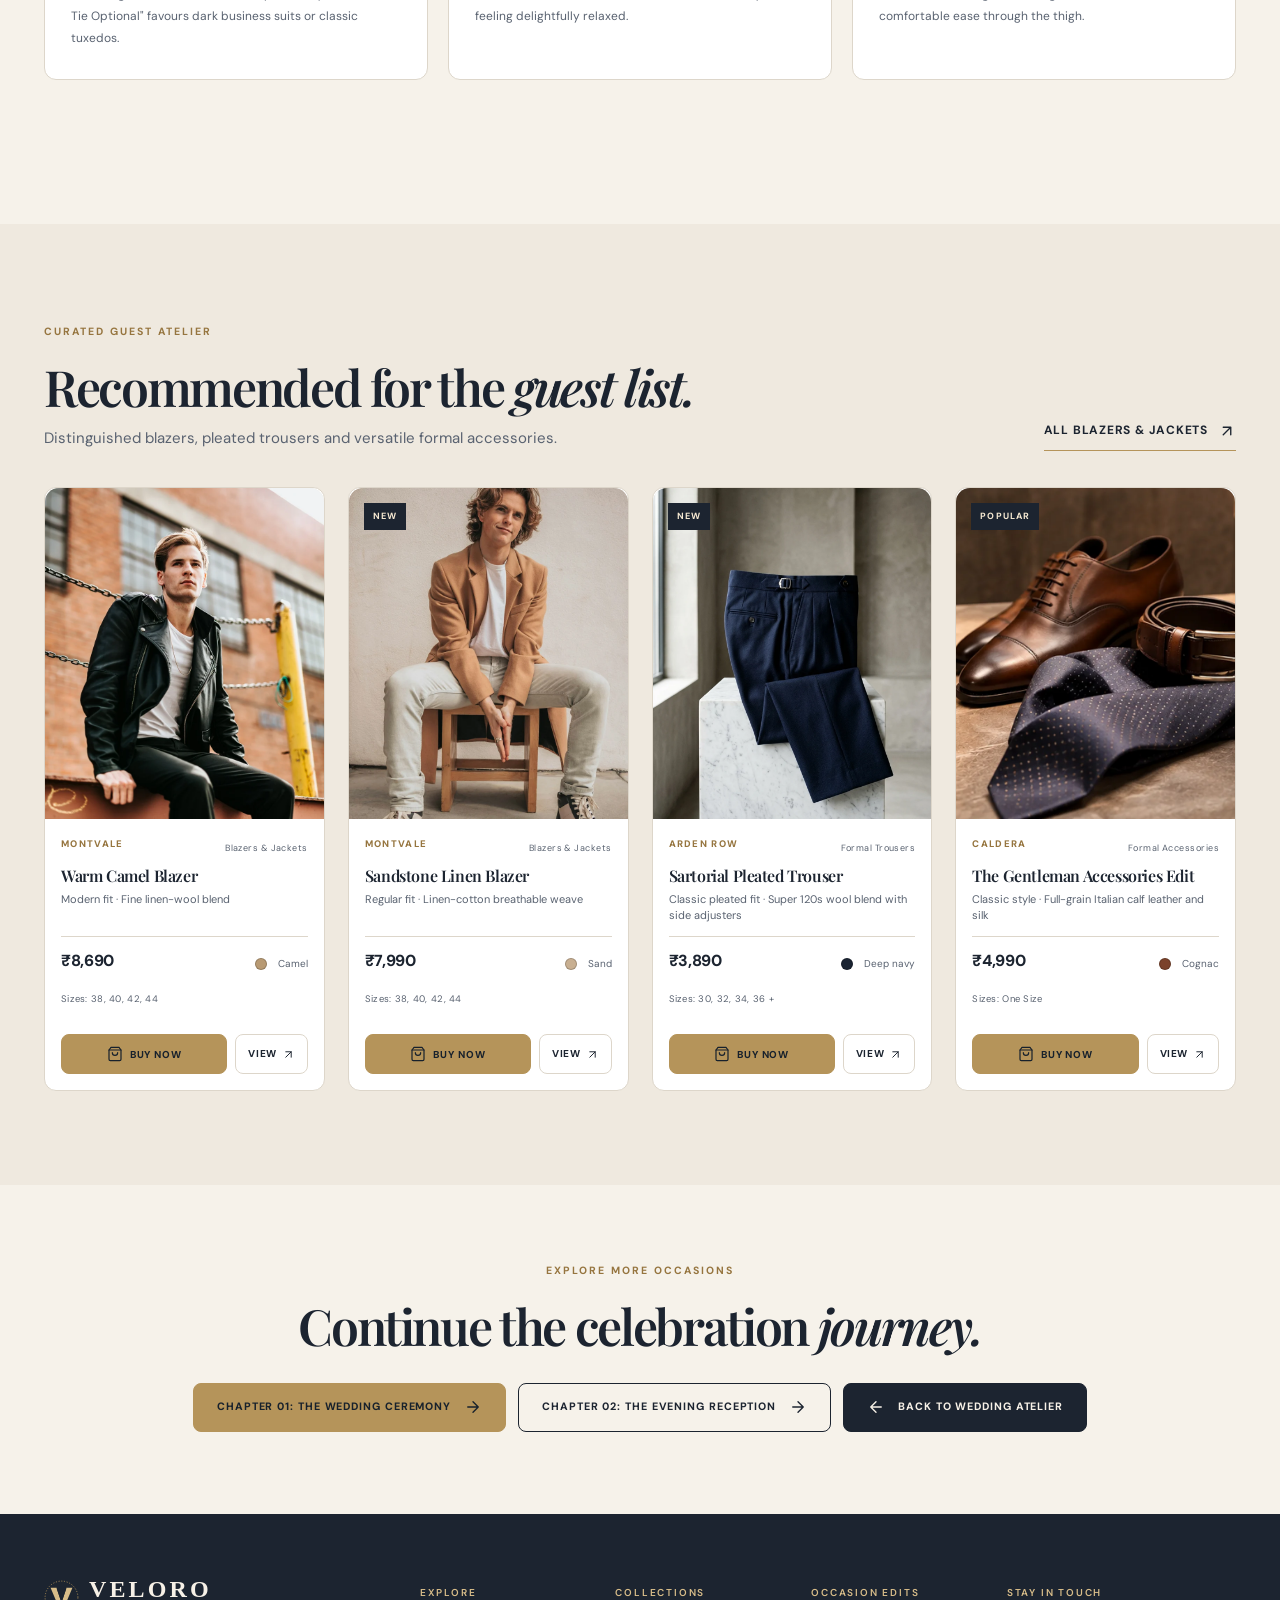
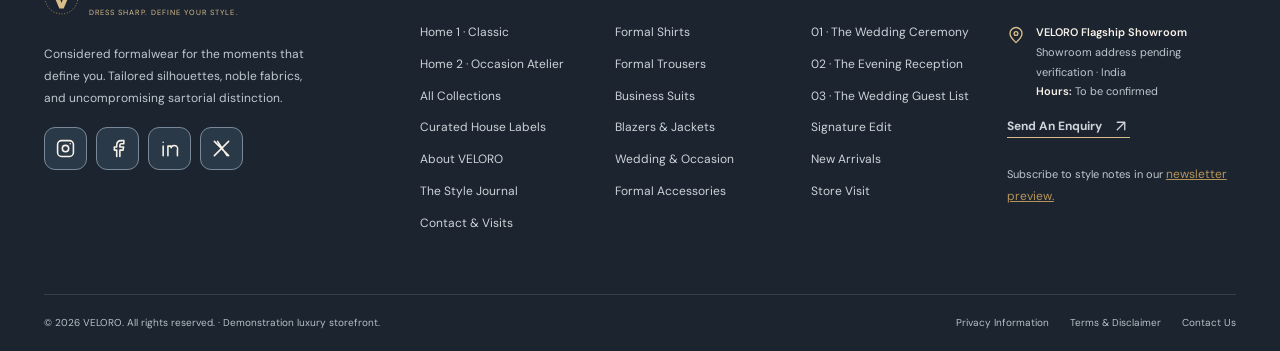
<file: VELORO/occasion-guest.html>
<!doctype html>
<html lang="en" dir="ltr">
<head>
  <meta charset="utf-8">
  <meta name="viewport" content="width=device-width, initial-scale=1">
  <title>The Wedding Guest Edit | The Art of Showing Up | VELORO</title>
  <meta name="description" content="Discover VELORO's style guide for wedding guests, cocktail receptions and milestone celebrations. Impeccable tailored separates, hopsack blazers and comfortable luxury.">
  <meta name="theme-color" content="#1C2430">
  <link rel="icon" type="image/svg+xml" href="favicon.svg">
  <link rel="stylesheet" href="assets/css/style.css">
  <script defer src="assets/js/data.js"></script>
  <script defer src="assets/js/app.js"></script>
</head>
<body data-page="home2">
  <a class="skip-link" href="#main">Skip to content</a>
  <div id="site-header"></div>

  <main id="main">
    <!-- Hero Section -->
    <section class="occasion-guide-hero">
      <div class="container">
        <div class="breadcrumb-bar" style="border-color:rgba(255,255,255,.15);margin-bottom:24px;">
          <a href="index.html" style="color:#CCD7DE;">Home</a>
          <i data-icon="chevron-right"></i>
          <a href="home2.html" style="color:#CCD7DE;">Wedding Atelier (Home 2)</a>
          <i data-icon="chevron-right"></i>
          <span style="color:#D8BD89;">03 · The Guest List Edit</span>
        </div>
        <span class="eyebrow light-eyebrow">THE ART OF SHOWING UP · CHAPTER 03</span>
        <h1>The Wedding<br><em>Guest List Edit.</em></h1>
        <p>Strike the immaculate balance of respect, individuality and effortless comfort. When attending as an honoured guest, master the art of tailored separates, textural hopsack blazers and noble accessories.</p>
        <div class="occasion-guide-actions">
          <a href="#guest-collection" class="btn btn-gold">Explore Guest Pieces <i data-icon="arrow-up-right"></i></a>
          <a href="home2.html" class="btn btn-hero-outline"><i data-icon="arrow-left"></i> Back to Wedding Atelier</a>
        </div>
      </div>
    </section>

    <!-- Editorial Spotlight Banner -->
    <section class="section">
      <div class="container">
        <div class="occasion-editorial-banner">
          <img src="assets/images/guest-hero-edit.webp" alt="Gentleman wearing warm camel blazer with tailored dark trousers and pocket square" loading="lazy">
          <div class="occasion-editorial-copy">
            <span class="eyebrow">EFFORTLESS SARTORIAL DISTINCTION</span>
            <h2>Well-dressed, <em>never overstated.</em></h2>
            <p>The finest wedding guest ensemble looks completely natural. It honors the host’s milestone without competing with the groom, pairing unconstructed textured blazers with pleated wool trousers and hand-burnished leather accessories.</p>
            <div class="about-editorial-notes" style="margin-bottom:24px;">
              <span><i data-icon="check"></i> Warm camel, sand, sage and midnight tones</span>
              <span><i data-icon="check"></i> Hopsack and herringbone weaves for tactile depth</span>
              <span><i data-icon="check"></i> Extended-tab trousers that drape gracefully when seated</span>
            </div>
            <a href="contact.html?subject=Wedding%20%26%20Occasion%20Wear#enquiry" class="inline-link">
              Ask Our Stylists for Guest Outfit Advice <i data-icon="arrow-up-right"></i>
            </a>
          </div>
        </div>

        <!-- Three Sartorial Rules for Guests -->
        <div class="occasion-rules-grid">
          <article class="occasion-rule-card">
            <span class="rule-no">RULE NO. 01</span>
            <h3>Honor the Invitation</h3>
            <p>Pay close attention to wording: "Cocktail Formal" encourages textured blazers and pocket squares; "Black Tie Optional" favours dark business suits or classic tuxedos.</p>
          </article>
          <article class="occasion-rule-card">
            <span class="rule-no">RULE NO. 02</span>
            <h3>Separates with Purpose</h3>
            <p>Pairing a sandstone or camel blazer with deep navy or charcoal trousers demonstrates sartorial mastery while feeling delightfully relaxed.</p>
          </article>
          <article class="occasion-rule-card">
            <span class="rule-no">RULE NO. 03</span>
            <h3>Movement & Comfort</h3>
            <p>You will be seated through banquets, standing during toasts and dancing into the night. Ensure trousers feature comfortable ease through the thigh.</p>
          </article>
        </div>
      </div>
    </section>

    <!-- Curated Products for Guests -->
    <section class="section section-cream" id="guest-collection">
      <div class="container">
        <div class="section-top">
          <div>
            <span class="eyebrow">CURATED GUEST ATELIER</span>
            <h2>Recommended for the <em>guest list.</em></h2>
            <p>Distinguished blazers, pleated trousers and versatile formal accessories.</p>
          </div>
          <a href="products.html?category=Blazers%20%26%20Jackets" class="inline-link">
            All Blazers & Jackets <i data-icon="arrow-up-right"></i>
          </a>
        </div>
        <div class="product-grid" id="guest-products-grid">
          <!-- Populated by script or static cards -->
        </div>
      </div>
    </section>

    <!-- Navigation to Other Chapters -->
    <section class="final-cta">
      <div class="container">
        <span class="eyebrow">EXPLORE MORE OCCASIONS</span>
        <h2>Continue the celebration <em>journey.</em></h2>
        <div class="cta-row">
          <a href="occasion-ceremony.html" class="btn btn-gold">Chapter 01: The Wedding Ceremony <i data-icon="arrow-right"></i></a>
          <a href="occasion-reception.html" class="btn btn-outline-dark">Chapter 02: The Evening Reception <i data-icon="arrow-right"></i></a>
          <a href="home2.html" class="btn btn-dark"><i data-icon="arrow-left"></i> Back to Wedding Atelier</a>
        </div>
      </div>
    </section>
  </main>

  <div id="site-footer"></div>
  <div id="ui-root"></div>

  <script>
    document.addEventListener('DOMContentLoaded', () => {
      const area = document.getElementById('guest-products-grid');
      if(area && window.VELORO_PRODUCTS){
        const items = ['VL-111', 'VL-110', 'VL-122', 'VL-114']
          .map(id => window.VELORO_PRODUCTS.find(p => p.id === id))
          .filter(Boolean);
        if(window.productCard) {
          area.innerHTML = items.map(window.productCard).join('');
        }
      }
    });
  </script>
</body>
</html>
</file>
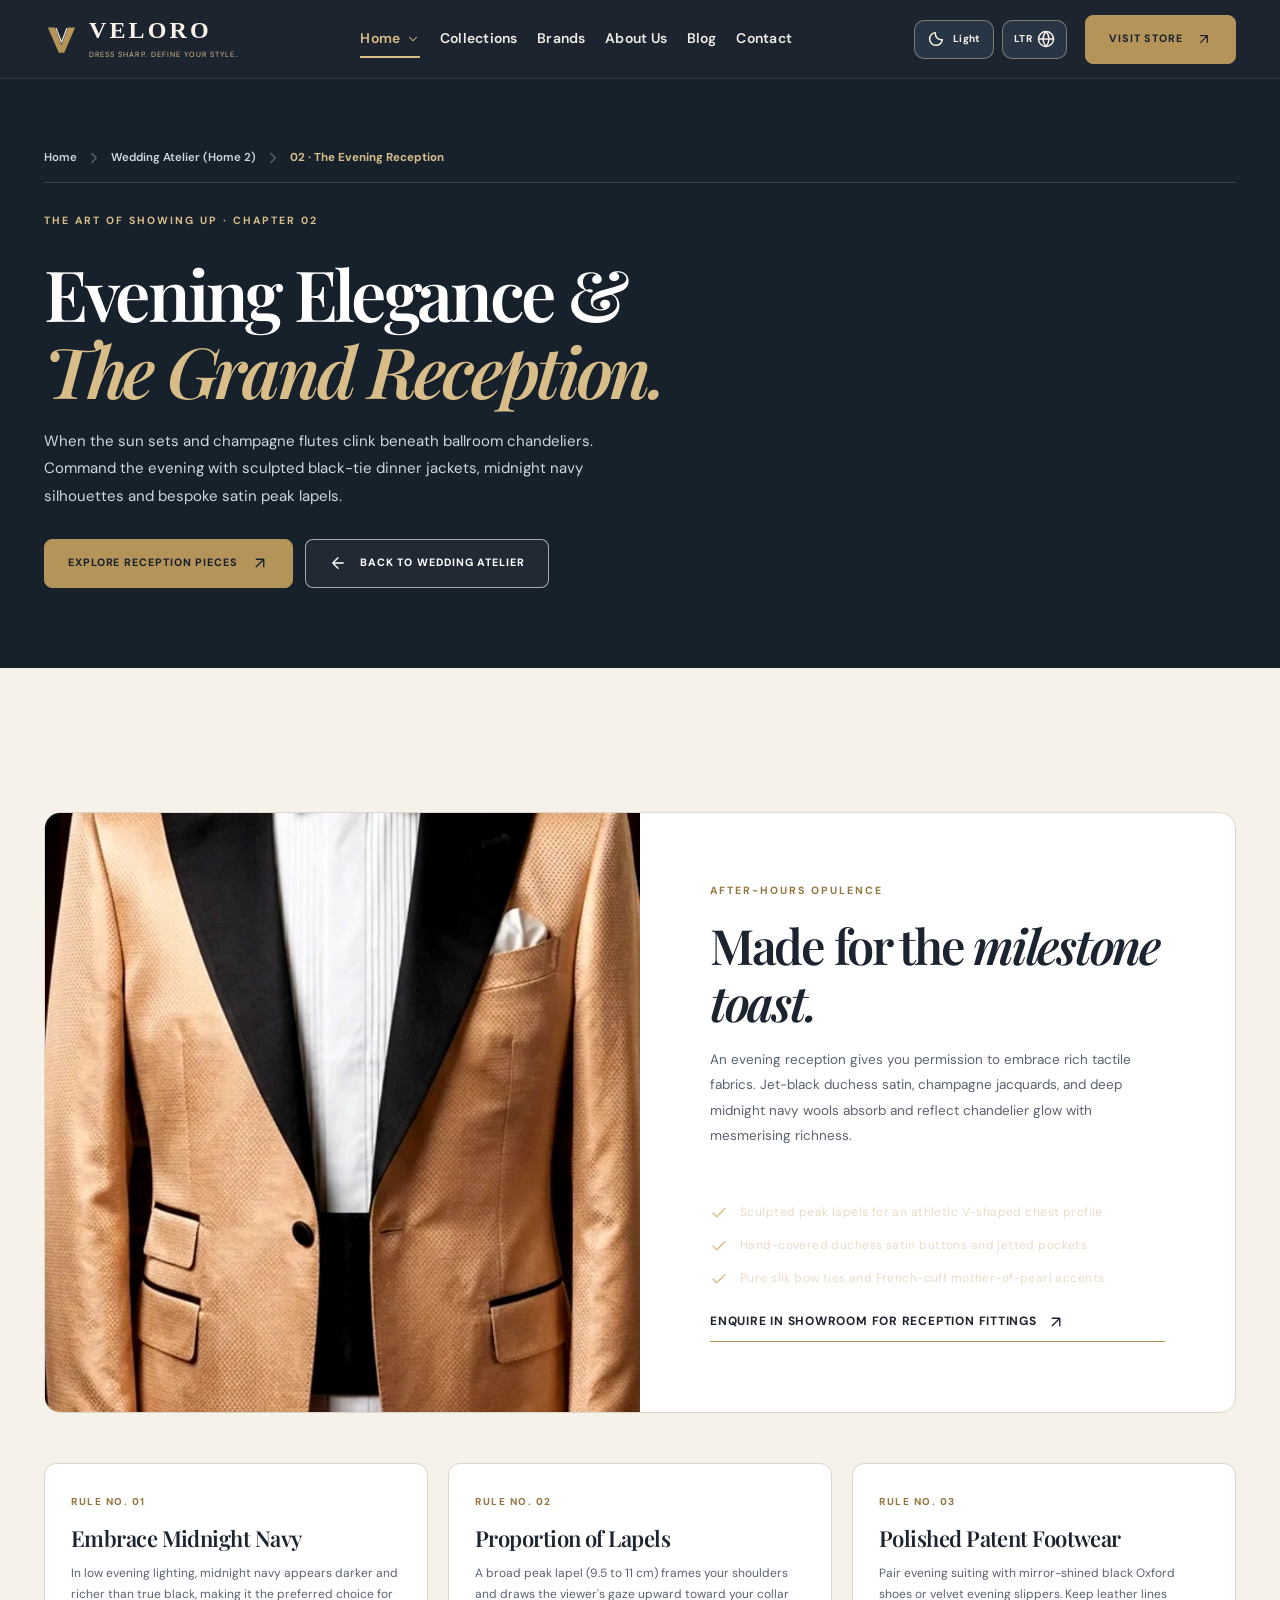
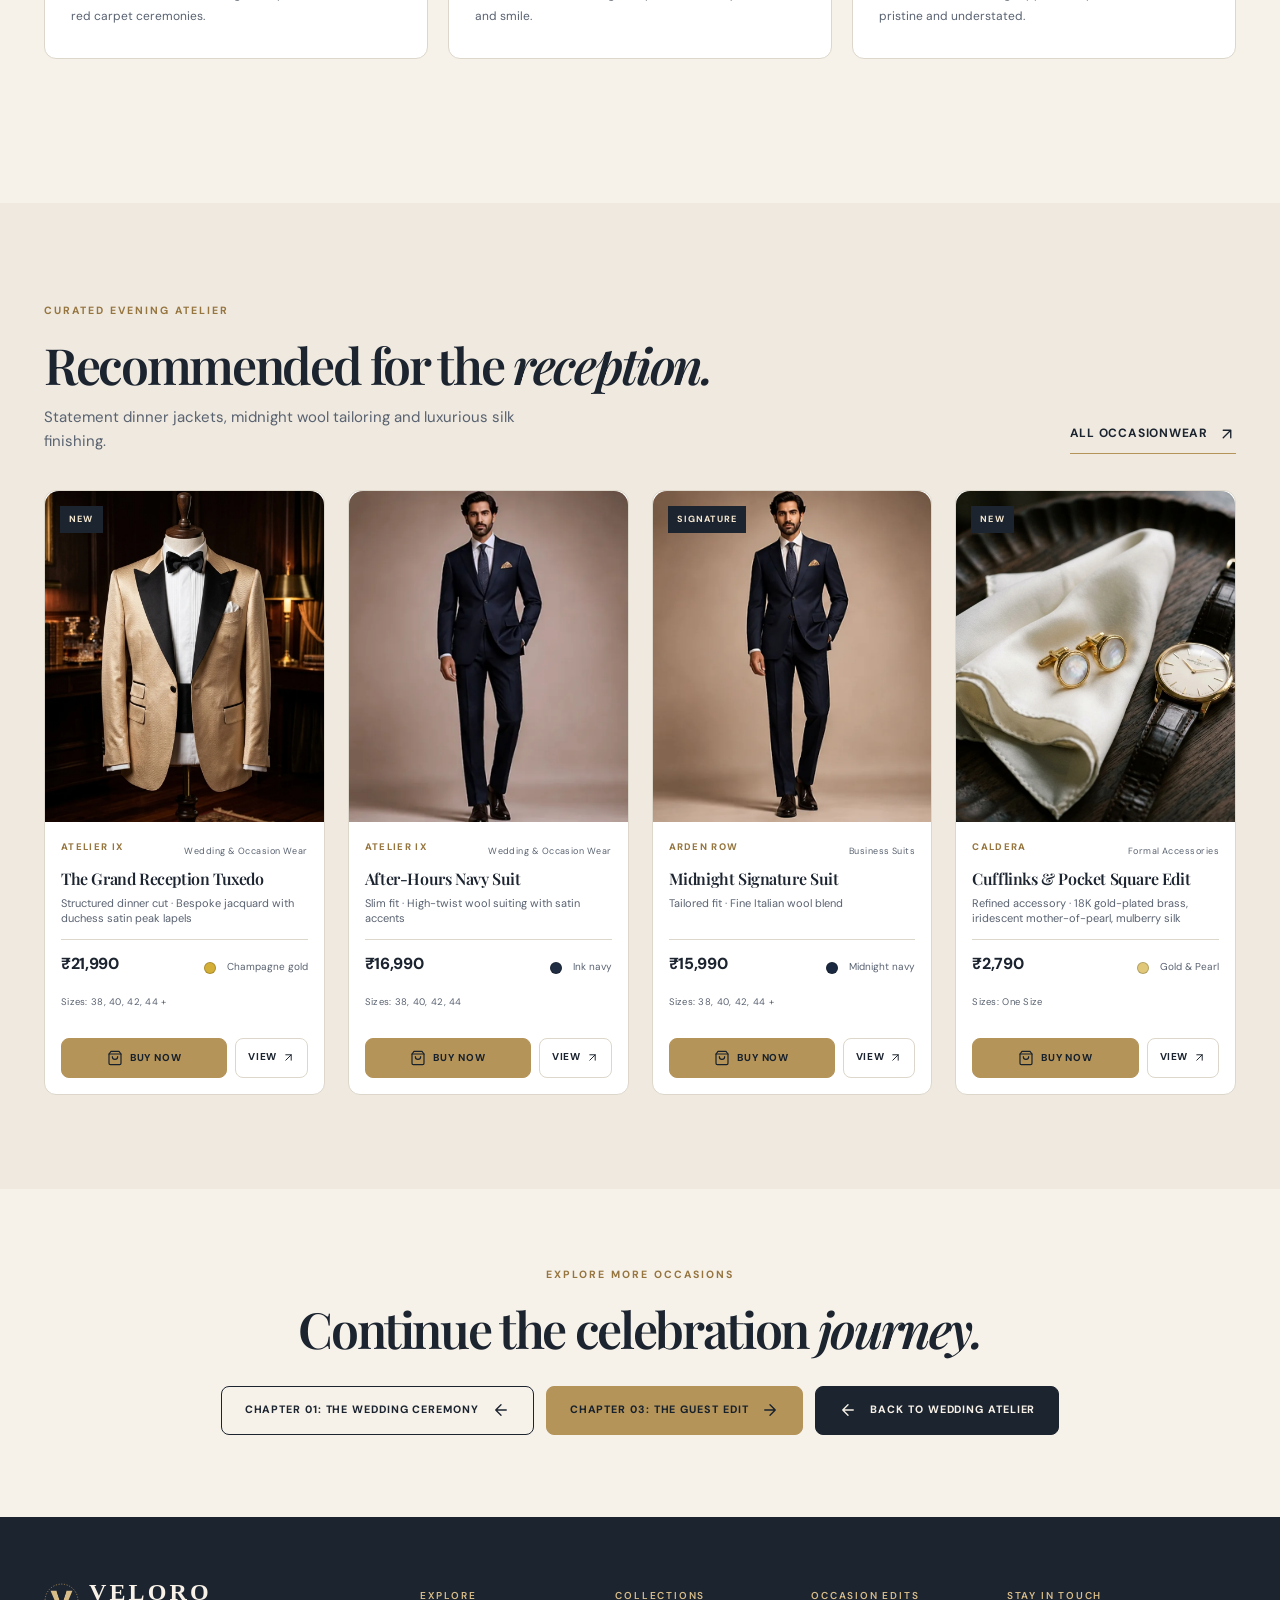
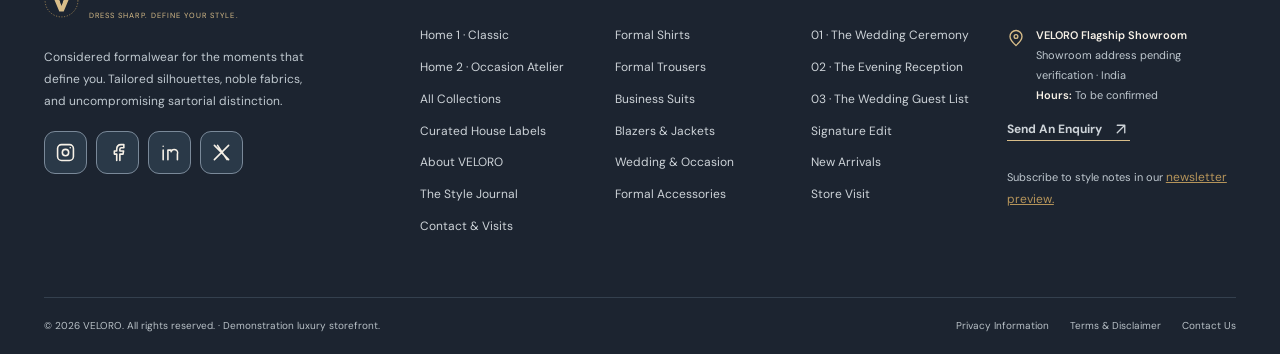
<file: VELORO/occasion-reception.html>
<!doctype html>
<html lang="en" dir="ltr">
<head>
  <meta charset="utf-8">
  <meta name="viewport" content="width=device-width, initial-scale=1">
  <title>The Evening Reception Edit | The Art of Showing Up | VELORO</title>
  <meta name="description" content="Explore VELORO's evening reception formalwear guide: grand dinner jackets, black-tie tailoring, satin peak lapels and evening suiting.">
  <meta name="theme-color" content="#1C2430">
  <link rel="icon" type="image/svg+xml" href="favicon.svg">
  <link rel="stylesheet" href="assets/css/style.css">
  <script defer src="assets/js/data.js"></script>
  <script defer src="assets/js/app.js"></script>
</head>
<body data-page="home2">
  <a class="skip-link" href="#main">Skip to content</a>
  <div id="site-header"></div>

  <main id="main">
    <!-- Hero Section -->
    <section class="occasion-guide-hero">
      <div class="container">
        <div class="breadcrumb-bar" style="border-color:rgba(255,255,255,.15);margin-bottom:24px;">
          <a href="index.html" style="color:#CCD7DE;">Home</a>
          <i data-icon="chevron-right"></i>
          <a href="home2.html" style="color:#CCD7DE;">Wedding Atelier (Home 2)</a>
          <i data-icon="chevron-right"></i>
          <span style="color:#D8BD89;">02 · The Evening Reception</span>
        </div>
        <span class="eyebrow light-eyebrow">THE ART OF SHOWING UP · CHAPTER 02</span>
        <h1>Evening Elegance &<br><em>The Grand Reception.</em></h1>
        <p>When the sun sets and champagne flutes clink beneath ballroom chandeliers. Command the evening with sculpted black-tie dinner jackets, midnight navy silhouettes and bespoke satin peak lapels.</p>
        <div class="occasion-guide-actions">
          <a href="#reception-collection" class="btn btn-gold">Explore Reception Pieces <i data-icon="arrow-up-right"></i></a>
          <a href="home2.html" class="btn btn-hero-outline"><i data-icon="arrow-left"></i> Back to Wedding Atelier</a>
        </div>
      </div>
    </section>

    <!-- Editorial Spotlight Banner -->
    <section class="section">
      <div class="container">
        <div class="occasion-editorial-banner">
          <img src="assets/images/reception-hero-edit.webp" alt="Model in bespoke champagne and black satin peak lapel evening tuxedo" loading="lazy">
          <div class="occasion-editorial-copy">
            <span class="eyebrow">AFTER-HOURS OPULENCE</span>
            <h2>Made for the <em>milestone toast.</em></h2>
            <p>An evening reception gives you permission to embrace rich tactile fabrics. Jet-black duchess satin, champagne jacquards, and deep midnight navy wools absorb and reflect chandelier glow with mesmerising richness.</p>
            <div class="about-editorial-notes" style="margin-bottom:24px;">
              <span><i data-icon="check"></i> Sculpted peak lapels for an athletic V-shaped chest profile</span>
              <span><i data-icon="check"></i> Hand-covered duchess satin buttons and jetted pockets</span>
              <span><i data-icon="check"></i> Pure silk bow ties and French-cuff mother-of-pearl accents</span>
            </div>
            <a href="contact.html?subject=Wedding%20%26%20Occasion%20Wear#enquiry" class="inline-link">
              Enquire In Showroom for Reception Fittings <i data-icon="arrow-up-right"></i>
            </a>
          </div>
        </div>

        <!-- Three Sartorial Rules for Evening Receptions -->
        <div class="occasion-rules-grid">
          <article class="occasion-rule-card">
            <span class="rule-no">RULE NO. 01</span>
            <h3>Embrace Midnight Navy</h3>
            <p>In low evening lighting, midnight navy appears darker and richer than true black, making it the preferred choice for red carpet ceremonies.</p>
          </article>
          <article class="occasion-rule-card">
            <span class="rule-no">RULE NO. 02</span>
            <h3>Proportion of Lapels</h3>
            <p>A broad peak lapel (9.5 to 11 cm) frames your shoulders and draws the viewer's gaze upward toward your collar and smile.</p>
          </article>
          <article class="occasion-rule-card">
            <span class="rule-no">RULE NO. 03</span>
            <h3>Polished Patent Footwear</h3>
            <p>Pair evening suiting with mirror-shined black Oxford shoes or velvet evening slippers. Keep leather lines pristine and understated.</p>
          </article>
        </div>
      </div>
    </section>

    <!-- Curated Products for Reception -->
    <section class="section section-cream" id="reception-collection">
      <div class="container">
        <div class="section-top">
          <div>
            <span class="eyebrow">CURATED EVENING ATELIER</span>
            <h2>Recommended for the <em>reception.</em></h2>
            <p>Statement dinner jackets, midnight wool tailoring and luxurious silk finishing.</p>
          </div>
          <a href="products.html?category=Wedding%20%26%20Occasion%20Wear" class="inline-link">
            All Occasionwear <i data-icon="arrow-up-right"></i>
          </a>
        </div>
        <div class="product-grid" id="reception-products-grid">
          <!-- Populated by script or static cards -->
        </div>
      </div>
    </section>

    <!-- Navigation to Other Chapters -->
    <section class="final-cta">
      <div class="container">
        <span class="eyebrow">EXPLORE MORE OCCASIONS</span>
        <h2>Continue the celebration <em>journey.</em></h2>
        <div class="cta-row">
          <a href="occasion-ceremony.html" class="btn btn-outline-dark">Chapter 01: The Wedding Ceremony <i data-icon="arrow-left"></i></a>
          <a href="occasion-guest.html" class="btn btn-gold">Chapter 03: The Guest Edit <i data-icon="arrow-right"></i></a>
          <a href="home2.html" class="btn btn-dark"><i data-icon="arrow-left"></i> Back to Wedding Atelier</a>
        </div>
      </div>
    </section>
  </main>

  <div id="site-footer"></div>
  <div id="ui-root"></div>

  <script>
    document.addEventListener('DOMContentLoaded', () => {
      const area = document.getElementById('reception-products-grid');
      if(area && window.VELORO_PRODUCTS){
        const items = ['VL-127', 'VL-118', 'VL-107', 'VL-129']
          .map(id => window.VELORO_PRODUCTS.find(p => p.id === id))
          .filter(Boolean);
        if(window.productCard) {
          area.innerHTML = items.map(window.productCard).join('');
        }
      }
    });
  </script>
</body>
</html>
</file>
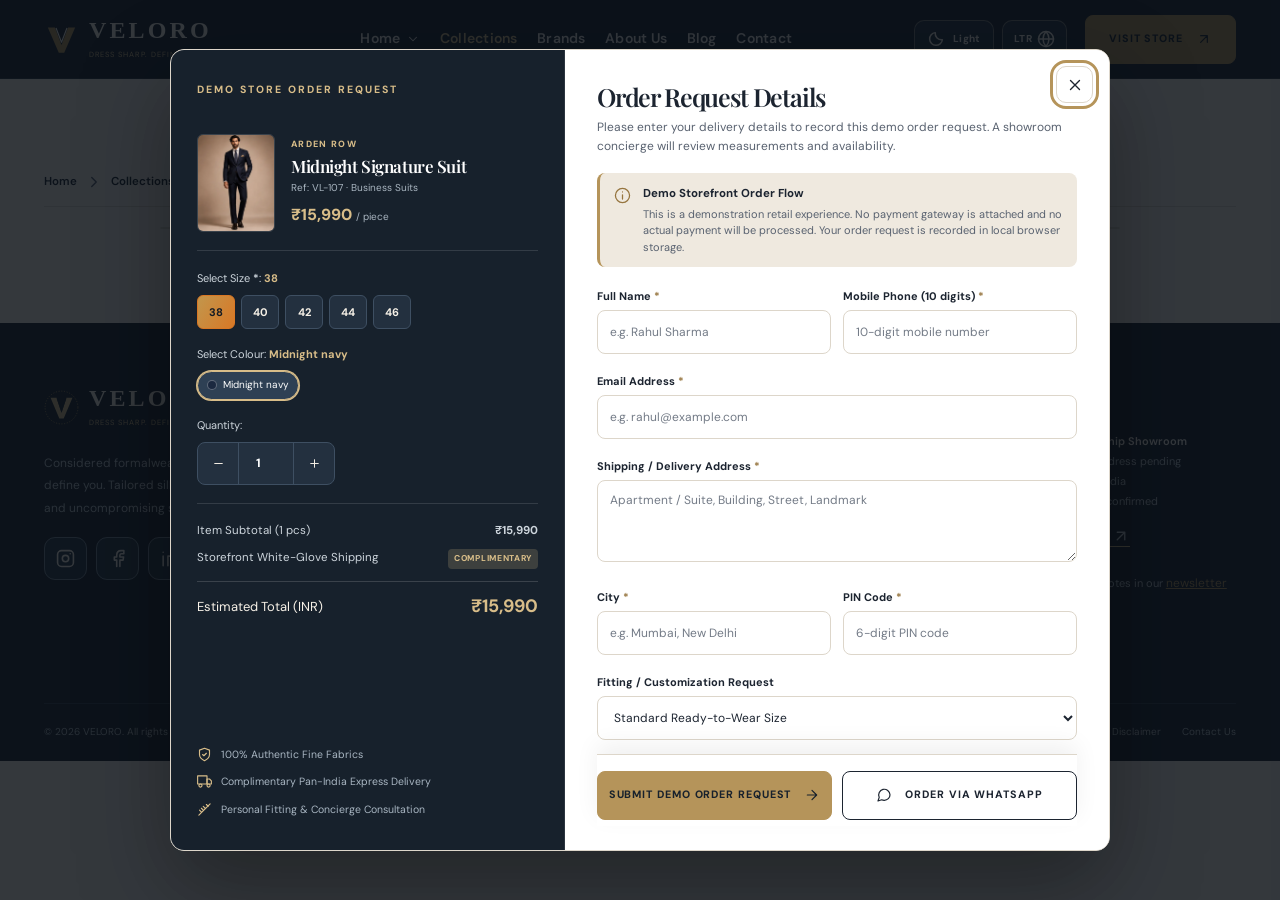
<file: VELORO/order.html>
<!doctype html>
<html lang="en" dir="ltr">
<head>
  <meta charset="utf-8">
  <meta name="viewport" content="width=device-width, initial-scale=1">
  <title>Complete Purchase Request | VELORO</title>
  <meta name="description" content="Review your tailored formalwear selection, specify measurements and submit your demo order request.">
  <meta name="theme-color" content="#1C2430">
  <link rel="icon" type="image/svg+xml" href="favicon.svg">
  <link rel="stylesheet" href="assets/css/style.css">
  <script defer src="assets/js/data.js"></script>
  <script defer src="assets/js/app.js"></script>
</head>
<body data-page="products">
  <a class="skip-link" href="#main">Skip to content</a>
  <div id="site-header"></div>

  <main id="main">
    <section class="section">
      <div class="container" id="standalone-order-root">
        <div class="breadcrumb-bar" style="margin-bottom:20px;">
          <a href="index.html">Home</a>
          <i data-icon="chevron-right"></i>
          <a href="products.html">Collections</a>
          <i data-icon="chevron-right"></i>
          <span aria-current="page">Demo Order Request</span>
        </div>
        <div id="direct-order-container" style="max-width:960px;margin:0 auto;border:1px solid var(--border);border-radius:14px;overflow:hidden;background:var(--card);">
          <!-- Script will trigger openBuyNow or render inline -->
        </div>
      </div>
    </section>
  </main>

  <div id="site-footer"></div>
  <div id="ui-root"></div>

  <script>
    document.addEventListener('DOMContentLoaded', () => {
      setTimeout(() => {
        const id = new URLSearchParams(location.search).get('id') || 'VL-107';
        const size = new URLSearchParams(location.search).get('size') || '';
        const colour = new URLSearchParams(location.search).get('colour') || '';
        if(window.openBuyNow) {
          window.openBuyNow(id, size, colour, 1);
        } else {
          const btn = document.createElement('button');
          btn.setAttribute('data-buynow', id);
          btn.style.display = 'none';
          document.body.appendChild(btn);
          btn.click();
        }
      }, 100);
    });
  </script>
</body>
</html>
</file>
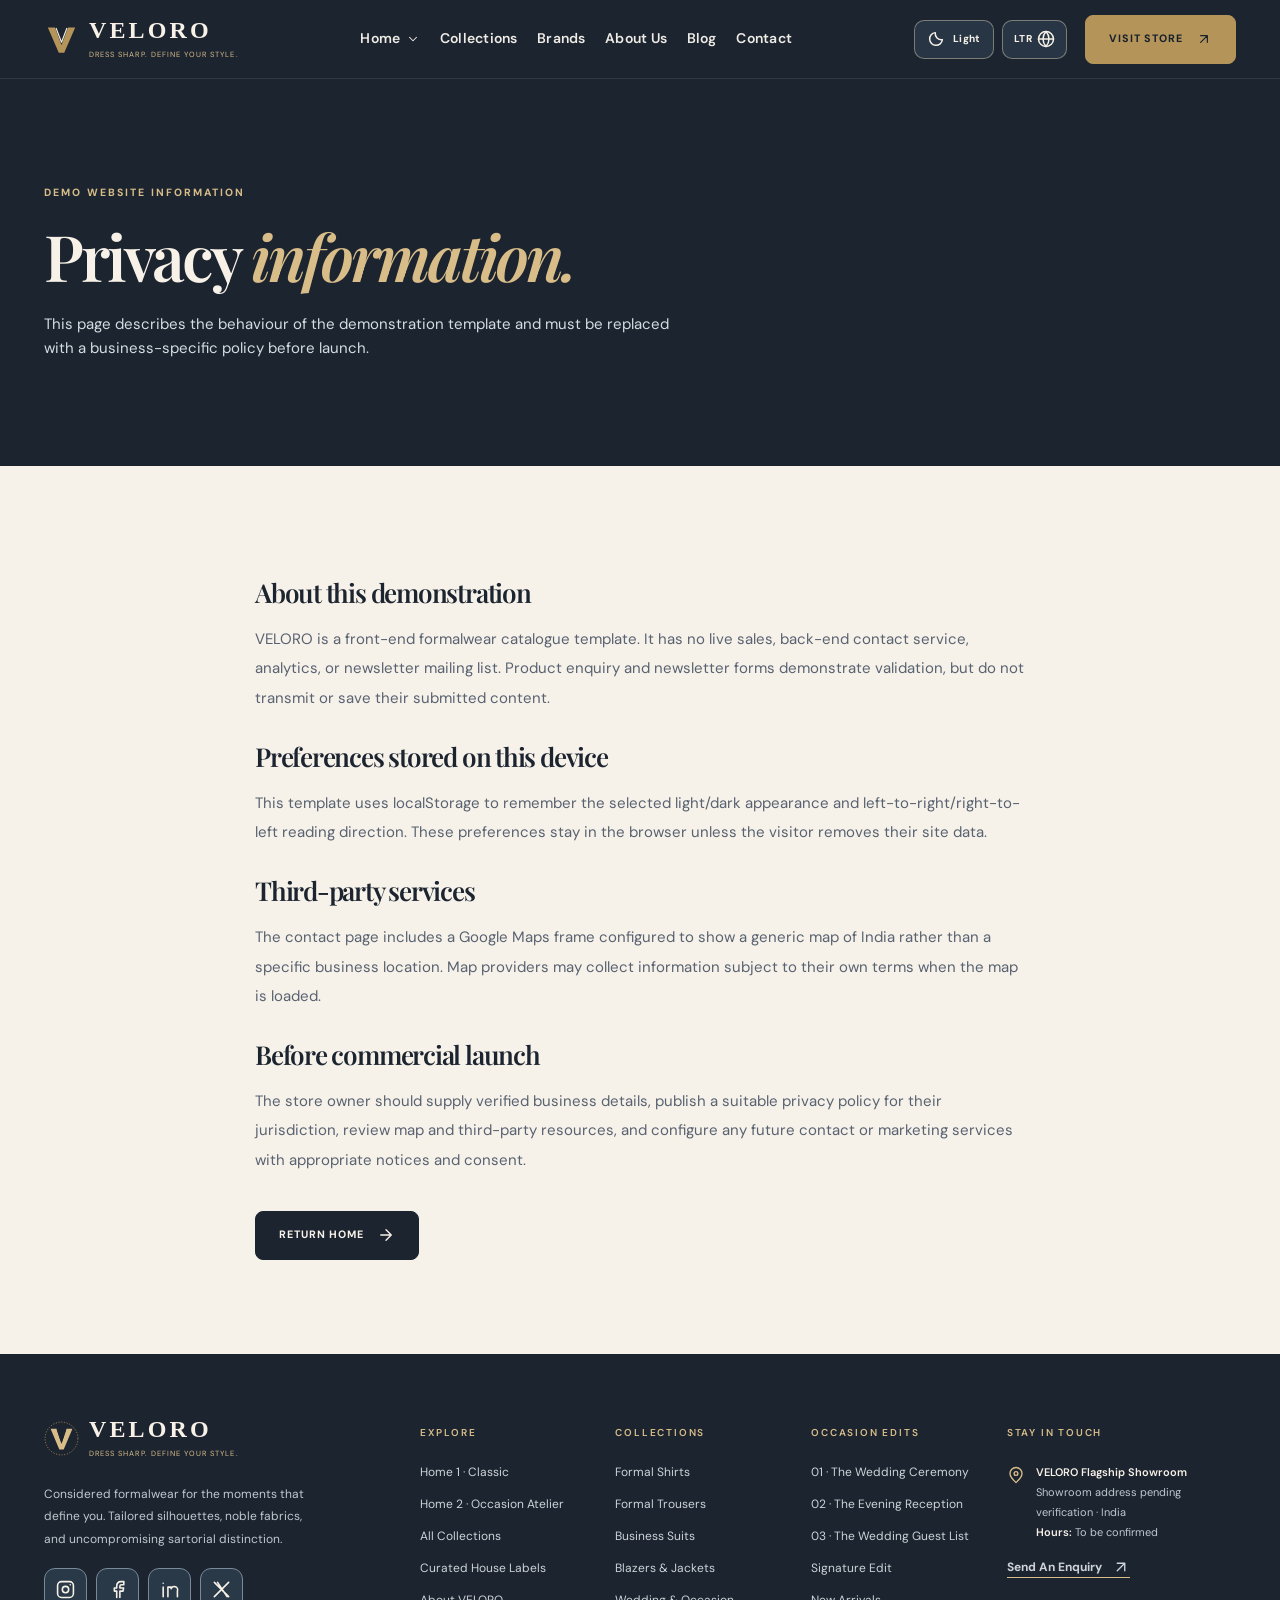
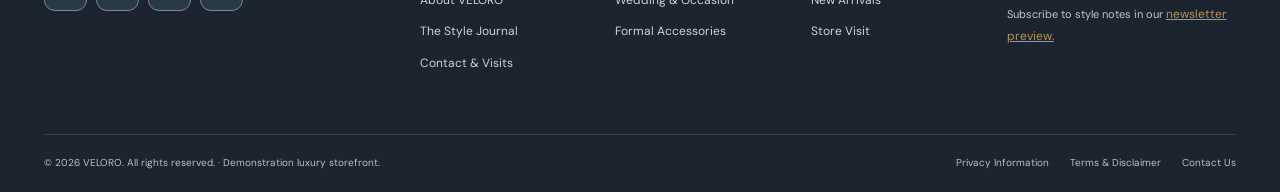
<file: VELORO/privacy.html>
<!doctype html><html lang="en"><head><meta charset="utf-8"><meta name="viewport" content="width=device-width, initial-scale=1"><title>Privacy Information | VELORO Demo</title><meta name="description" content="Privacy information for the VELORO demonstration website template."><meta name="theme-color" content="#1C2430"><link rel="icon" type="image/svg+xml" href="favicon.svg"><link rel="stylesheet" href="assets/css/style.css"><script defer src="assets/js/data.js"></script><script defer src="assets/js/app.js"></script></head><body data-page="privacy"><a class="skip-link" href="#main">Skip to content</a><div id="site-header"></div><main id="main"><section class="legal-header"><div class="container"><span class="eyebrow light-eyebrow">DEMO WEBSITE INFORMATION</span><h1>Privacy <em>information.</em></h1><p>This page describes the behaviour of the demonstration template and must be replaced with a business-specific policy before launch.</p></div></section><section class="section legal-content"><div class="container legal-narrow"><h2>About this demonstration</h2><p>VELORO is a front-end formalwear catalogue template. It has no live sales, back-end contact service, analytics, or newsletter mailing list. Product enquiry and newsletter forms demonstrate validation, but do not transmit or save their submitted content.</p><h2>Preferences stored on this device</h2><p>This template uses localStorage to remember the selected light/dark appearance and left-to-right/right-to-left reading direction. These preferences stay in the browser unless the visitor removes their site data.</p><h2>Third-party services</h2><p>The contact page includes a Google Maps frame configured to show a generic map of India rather than a specific business location. Map providers may collect information subject to their own terms when the map is loaded.</p><h2>Before commercial launch</h2><p>The store owner should supply verified business details, publish a suitable privacy policy for their jurisdiction, review map and third-party resources, and configure any future contact or marketing services with appropriate notices and consent.</p><a class="btn btn-dark" href="index.html">Return Home <i data-icon="arrow-right"></i></a></div></section></main><div id="site-footer"></div><div id="ui-root"></div></body></html>
</file>
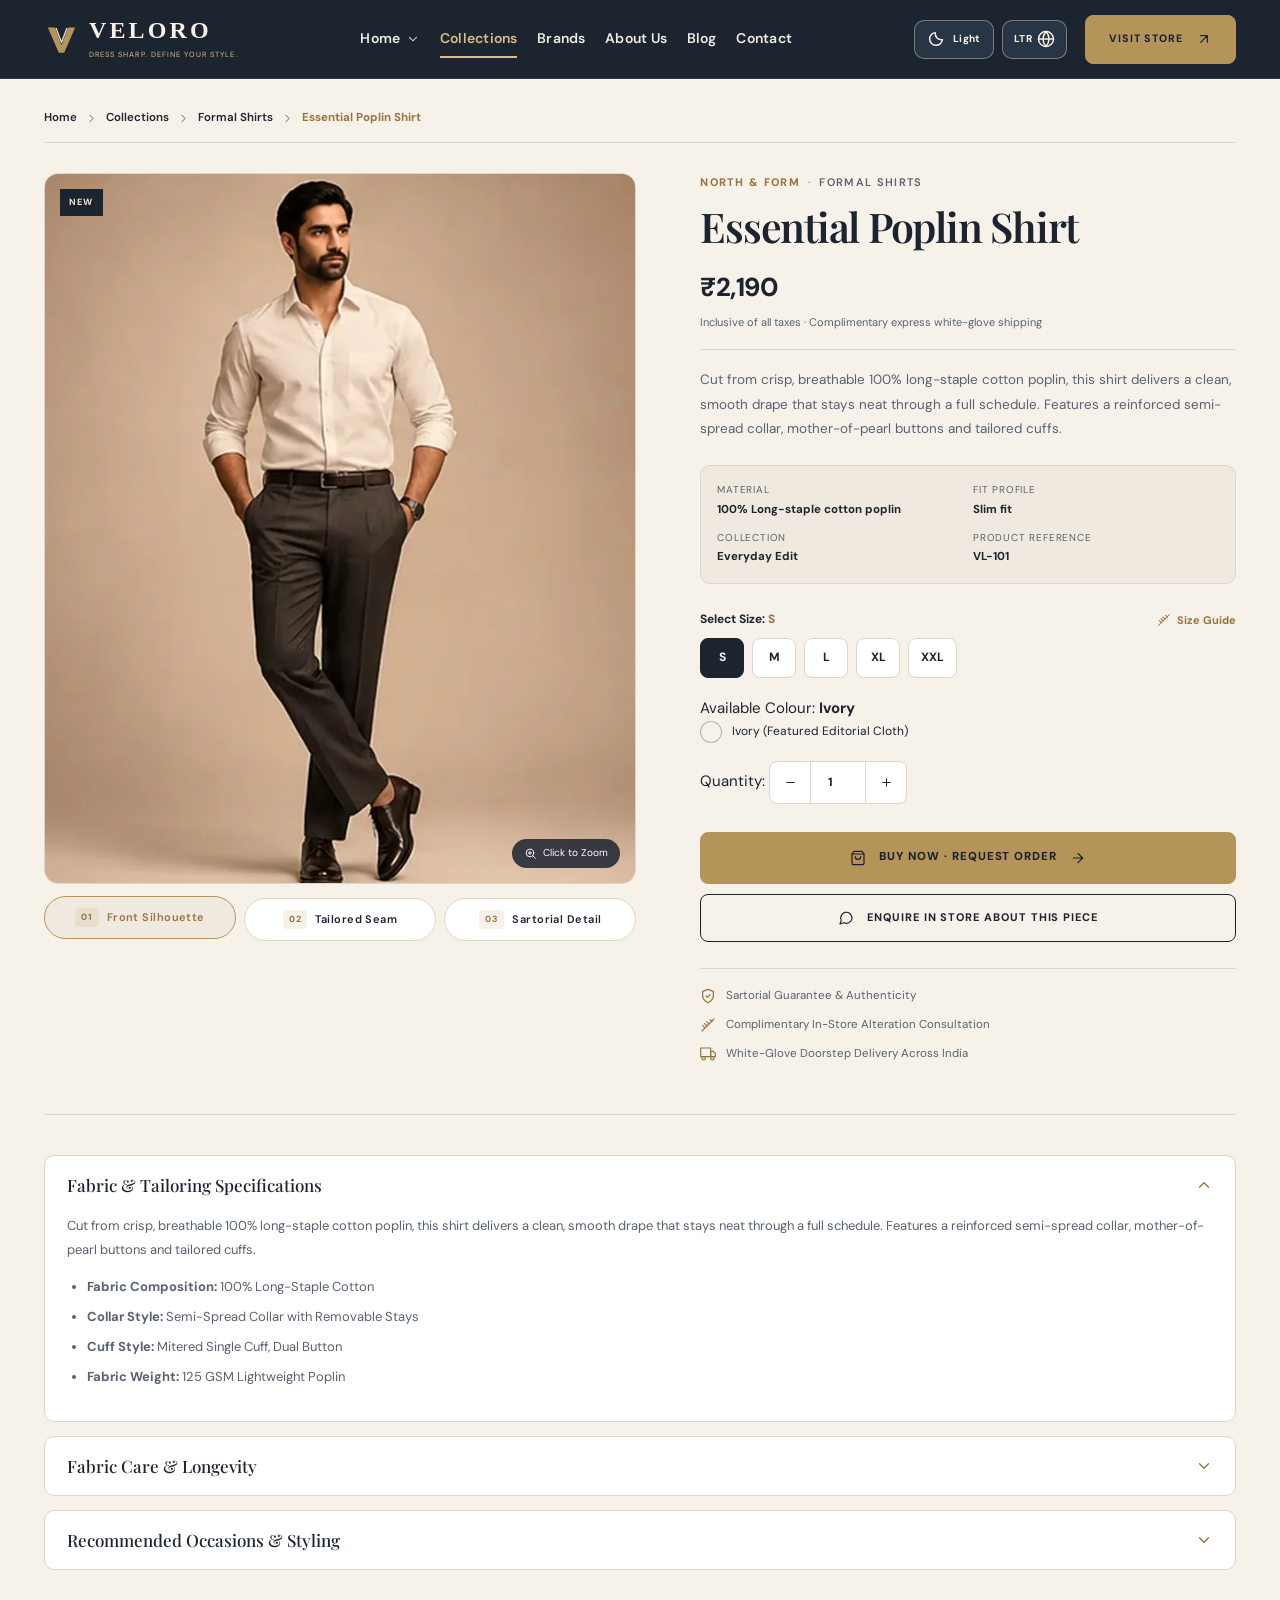
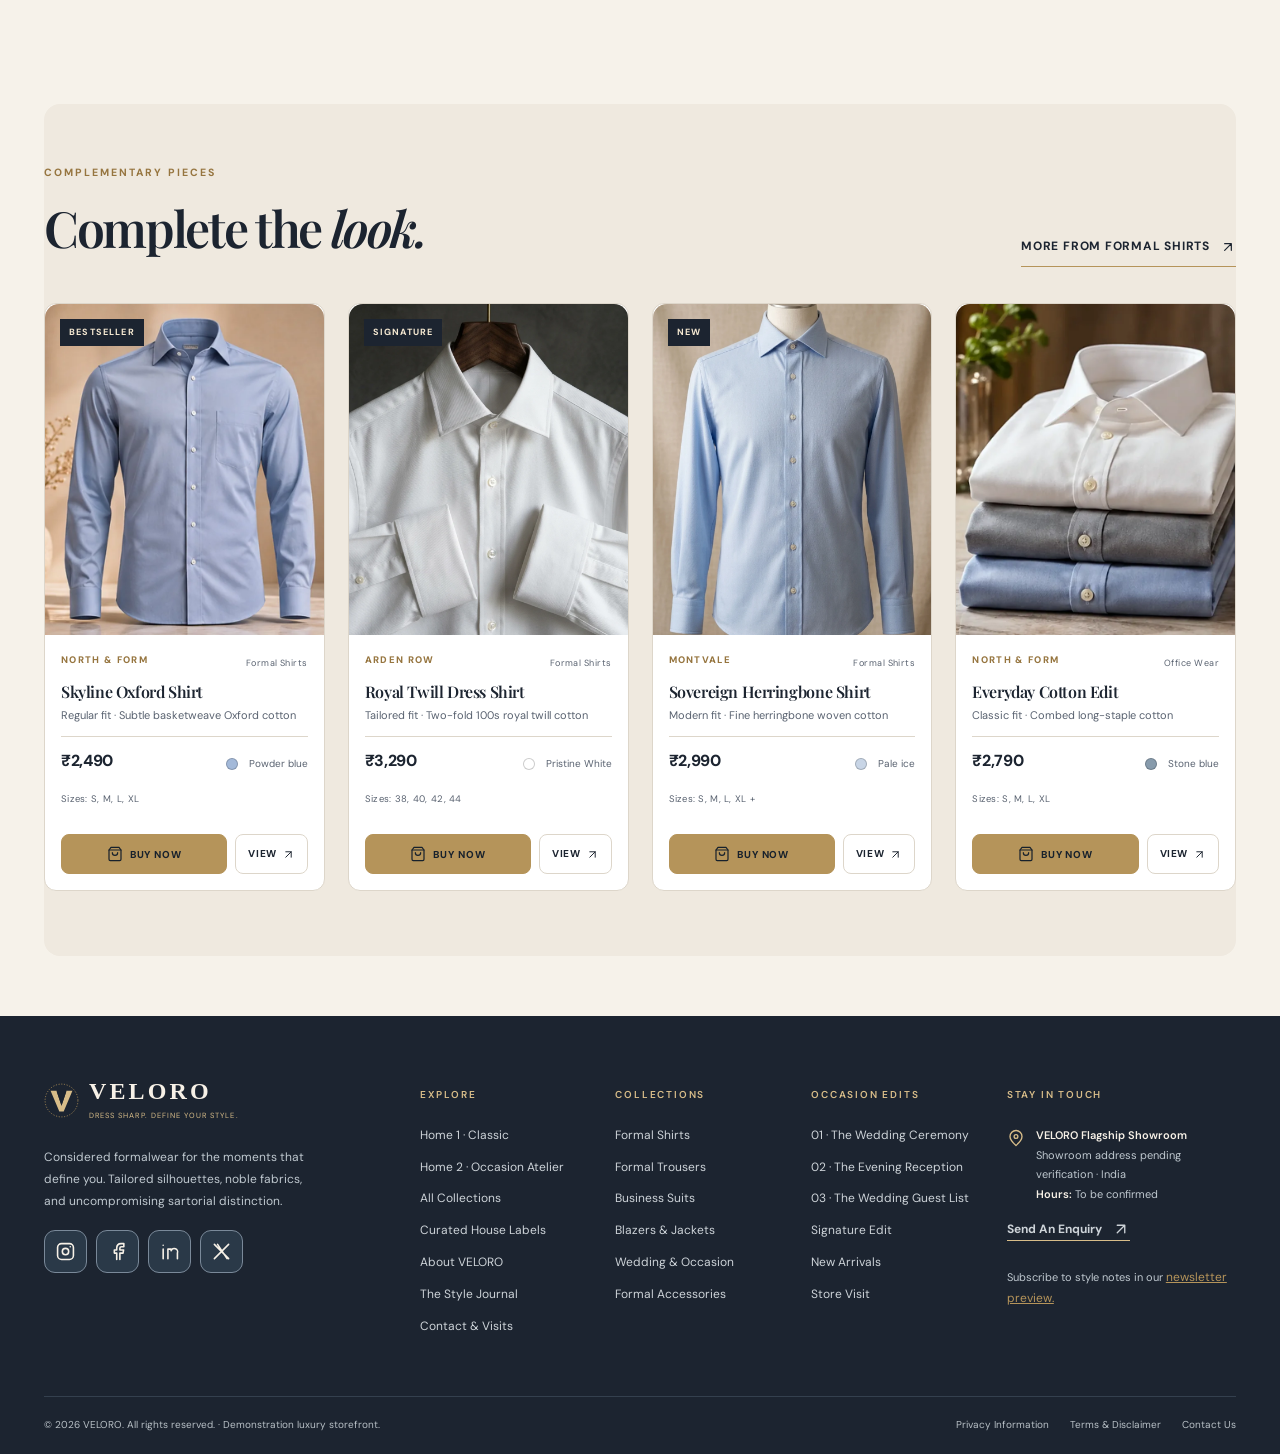
<file: VELORO/product-details.html>
<!doctype html>
<html lang="en" dir="ltr">
<head>
  <meta charset="utf-8">
  <meta name="viewport" content="width=device-width, initial-scale=1">
  <title>Product Details | VELORO — Premium Men's Formal Wear</title>
  <meta name="description" content="View tailored specifications, fine fabric details, size options and purchase request for VELORO menswear.">
  <meta name="theme-color" content="#1C2430">
  <meta property="og:title" content="Product Details | VELORO">
  <meta property="og:description" content="Tailored luxury menswear for modern gentlemen.">
  <meta property="og:type" content="product">
  <link rel="icon" type="image/svg+xml" href="favicon.svg">
  <link rel="stylesheet" href="assets/css/style.css">
  <script defer src="assets/js/data.js"></script>
  <script defer src="assets/js/app.js"></script>
</head>
<body data-page="products">
  <a class="skip-link" href="#main">Skip to content</a>
  <div id="site-header"></div>

  <main id="main">
    <div id="product-details-root">
      <!-- Dynamically populated by initProductDetails() in app.js based on ?id= query param -->
      <div class="container section">
        <p>Loading tailored product details...</p>
      </div>
    </div>
  </main>

  <div id="site-footer"></div>
  <div id="ui-root"></div>
</body>
</html>
</file>
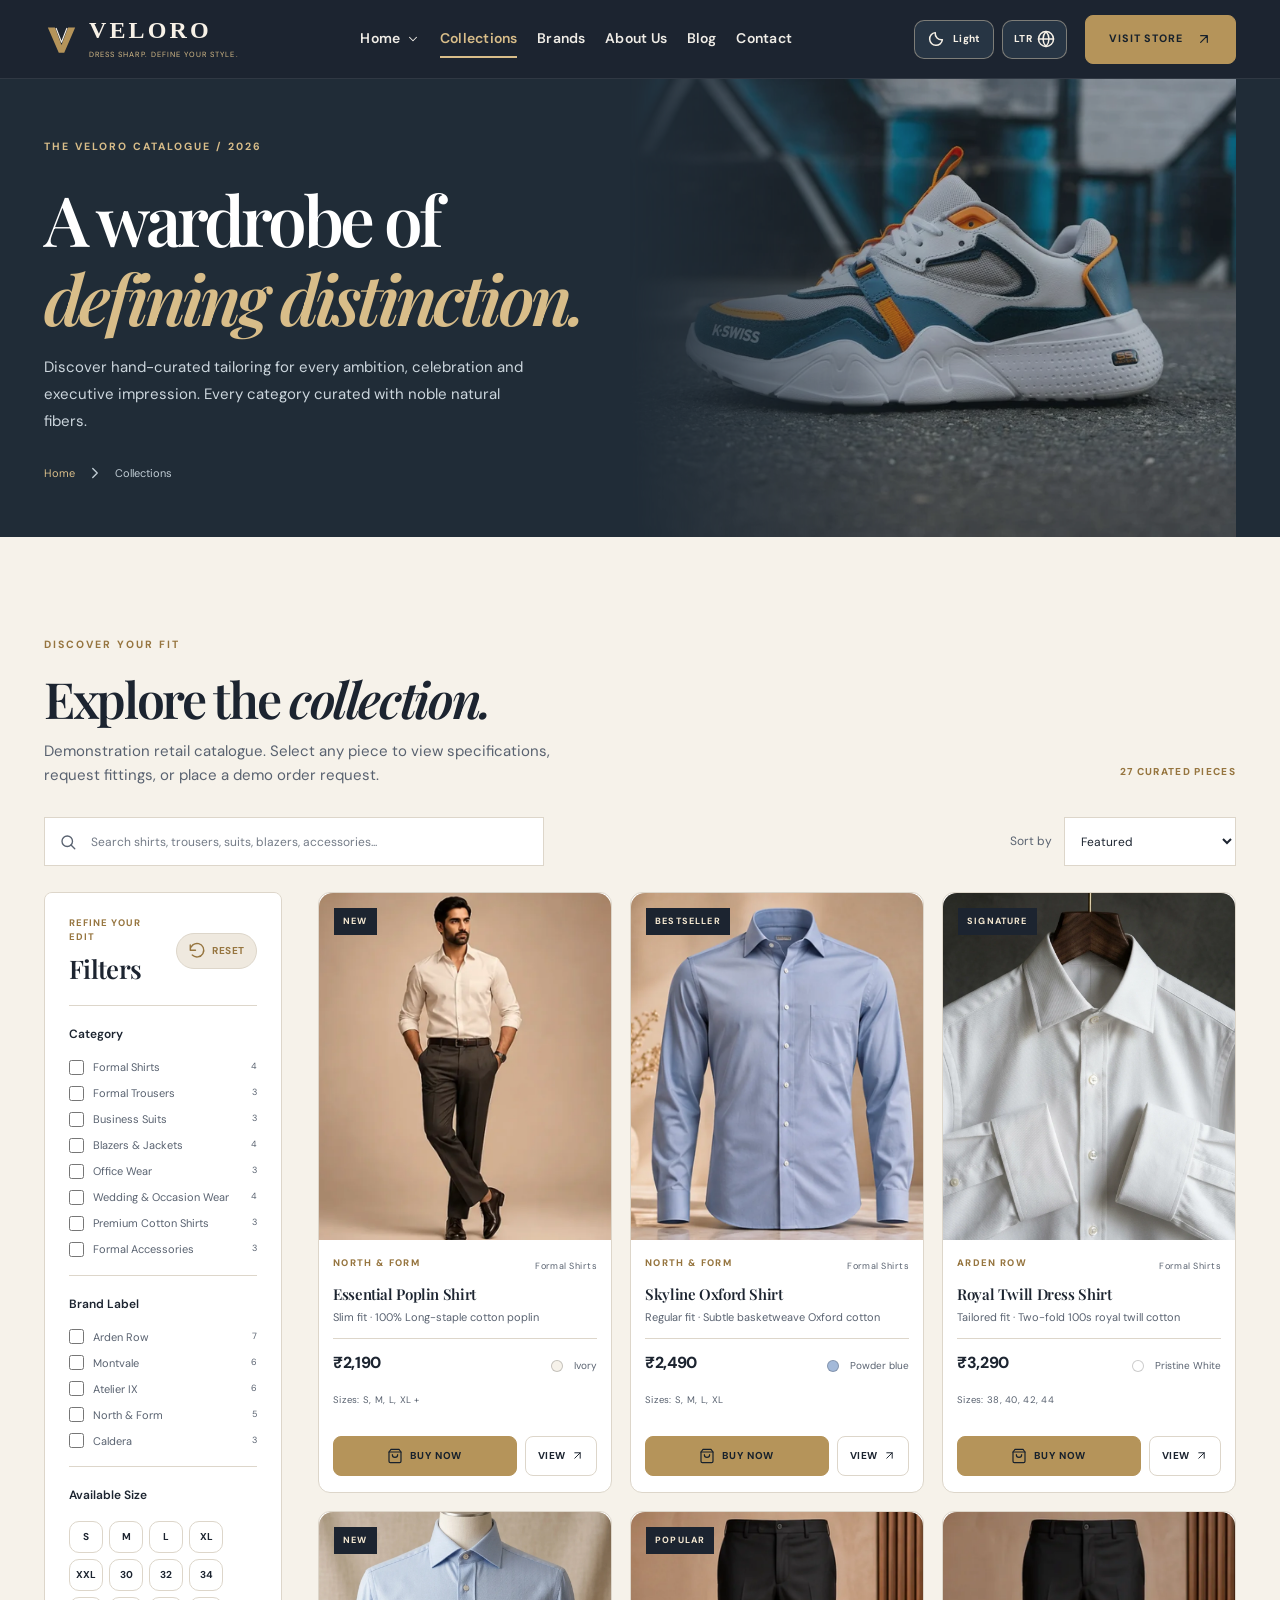
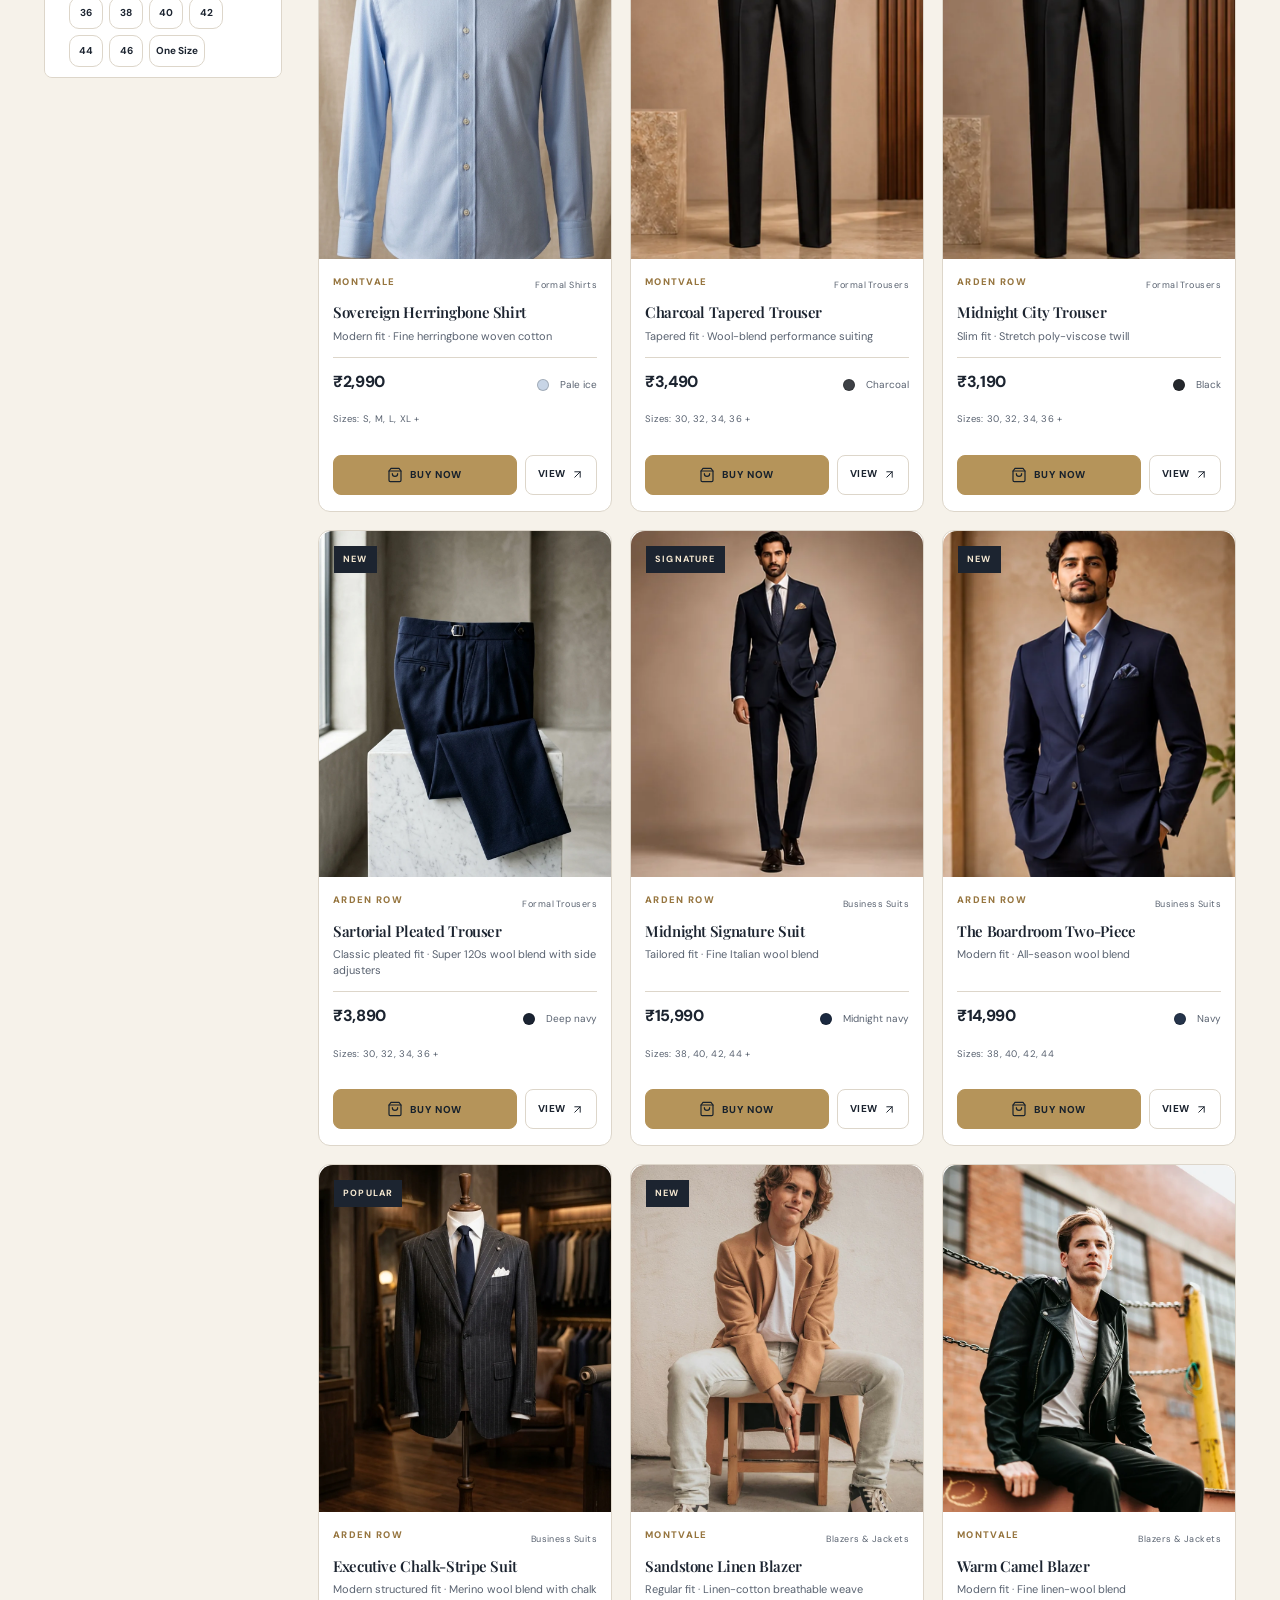
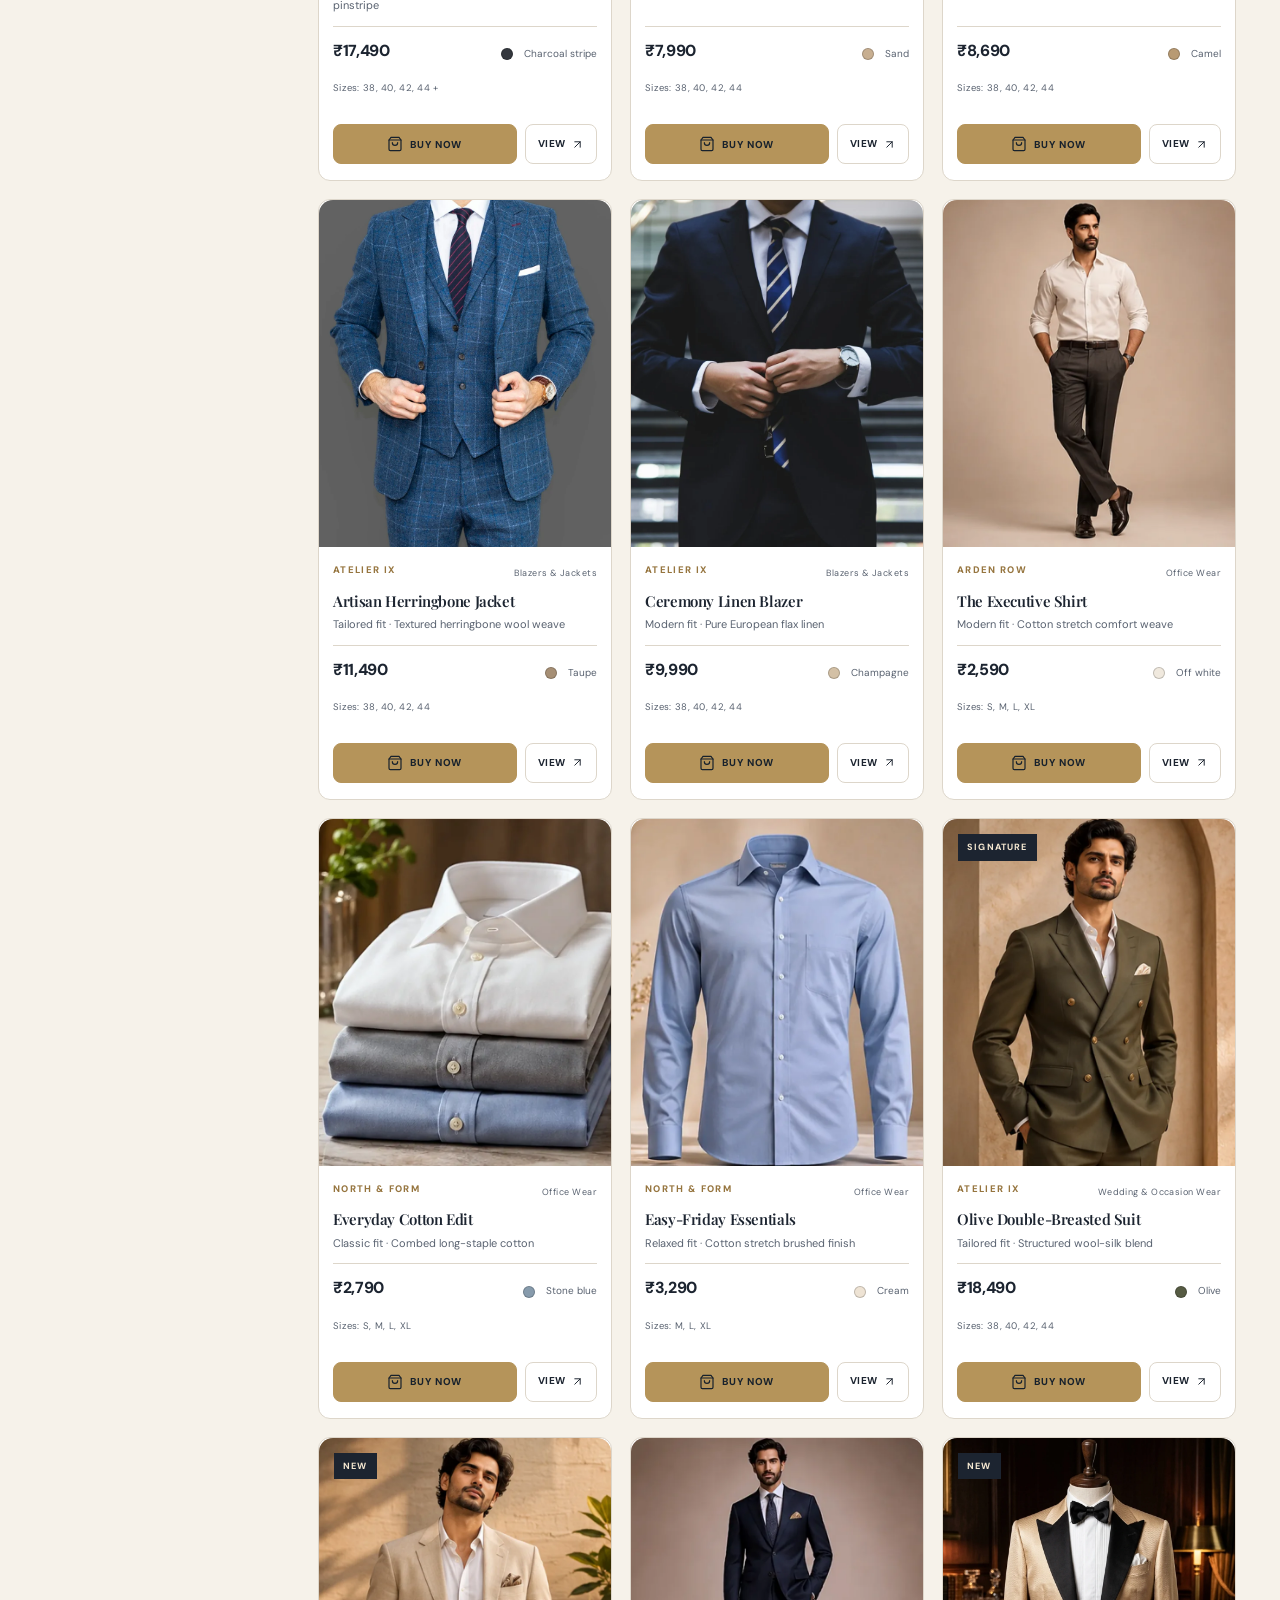
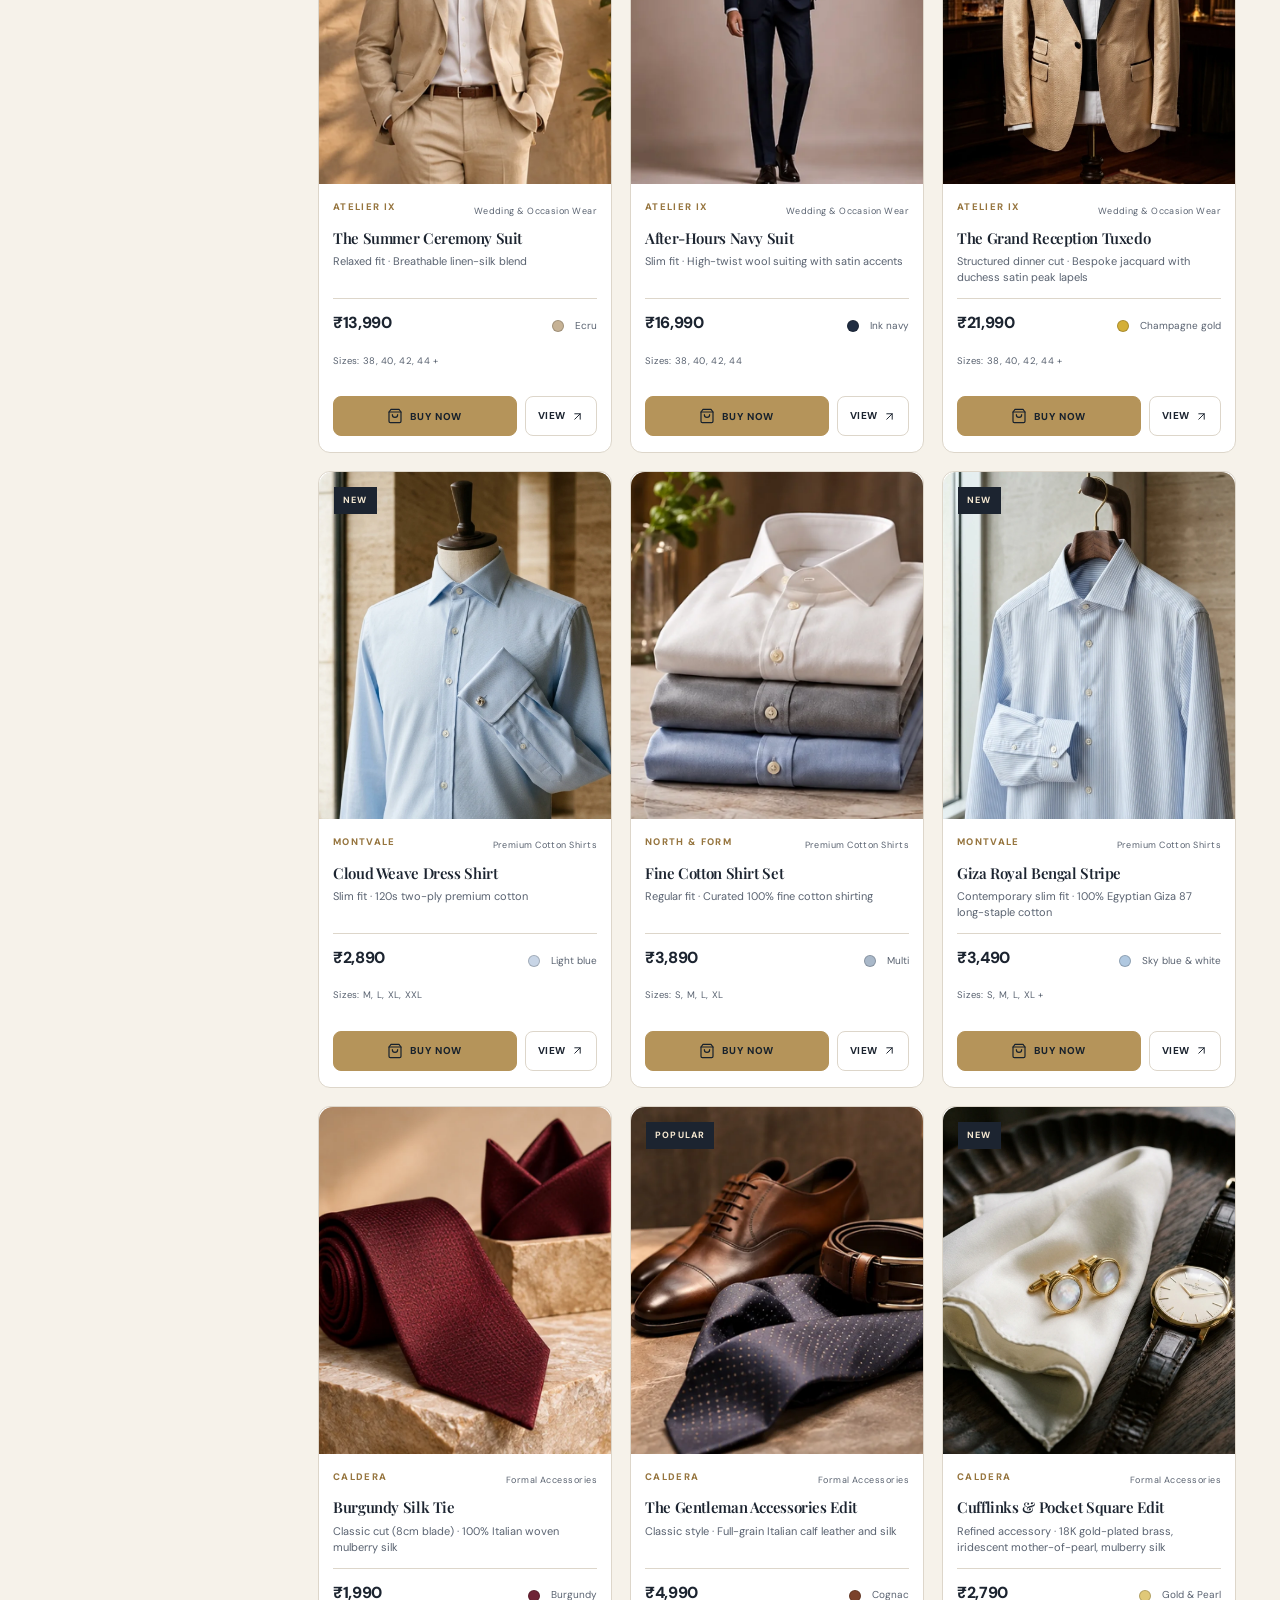
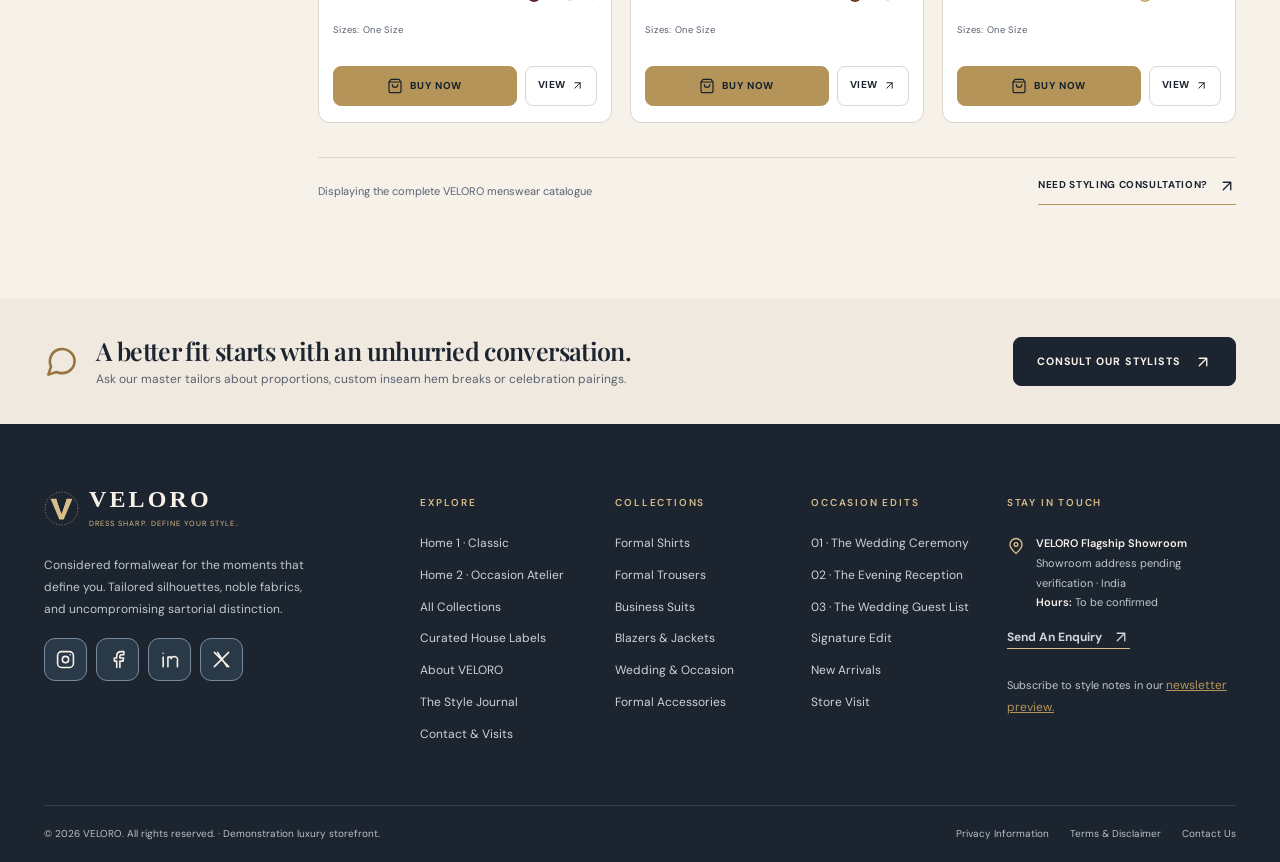
<file: VELORO/products.html>
<!doctype html>
<html lang="en" dir="ltr"><head>
<meta charset="utf-8"><meta name="viewport" content="width=device-width, initial-scale=1">
<title>Shop Men's Formalwear | VELORO Collections</title>
<meta name="description" content="Explore VELORO's curated catalogue of formal shirts, tailored trousers, business suits, blazers, occasionwear and accessories. Filter by category, colour, fit, size and price.">
<meta name="theme-color" content="#1C2430"><meta property="og:title" content="VELORO — Formalwear Collections"><meta property="og:type" content="website"><meta property="og:image" content="assets/images/catalogue-wardrobe-banner.webp">
<link rel="icon" type="image/svg+xml" href="favicon.svg"><link rel="stylesheet" href="assets/css/style.css"><script defer src="assets/js/data.js"></script><script defer src="assets/js/app.js"></script>
</head><body data-page="products"><a class="skip-link" href="#main">Skip to content</a><div id="site-header"></div>
<main id="main">
<section class="page-hero product-hero"><div class="container page-hero-layout">
  <div>
    <span class="eyebrow light-eyebrow">THE VELORO CATALOGUE / 2026</span>
    <h1>A wardrobe of<br><em>defining distinction.</em></h1>
    <p>Discover hand-curated tailoring for every ambition, celebration and executive impression. Every category curated with noble natural fibers.</p>
    <div class="breadcrumb">
      <a href="index.html">Home</a>
      <i data-icon="chevron-right"></i>
      <span>Collections</span>
    </div>
  </div>
  <img src="assets/images/catalogue-wardrobe-banner.webp" alt="Curated formal wardrobe collection salon display">
</div></section>

<section class="catalogue-section section"><div class="container">
  <!-- Dynamic Brand Banner if ?brand= query param is active -->
  <div id="brand-focus-banner" class="brand-focus-banner" hidden></div>

  <div class="catalogue-intro section-top">
    <div>
      <span class="eyebrow">DISCOVER YOUR FIT</span>
      <h2>Explore the <em>collection.</em></h2>
      <p>Demonstration retail catalogue. Select any piece to view specifications, request fittings, or place a demo order request.</p>
    </div>
    <div class="catalogue-count"><span id="result-count">0</span> CURATED PIECES</div>
  </div>

  <div class="catalogue-toolbar">
    <button class="btn btn-outline-dark mobile-filter-button" id="mobile-filter-open" type="button">
      <i data-icon="sliders-horizontal"></i> Filters <span id="filter-number"></span>
    </button>
    <label class="search-field">
      <i data-icon="search"></i>
      <span class="sr-only">Search products</span>
      <input id="product-search" type="search" placeholder="Search shirts, trousers, suits, blazers, accessories...">
    </label>
    <div class="catalogue-order">
      <label for="sort-products">Sort by</label>
      <select id="sort-products">
        <option value="featured">Featured</option>
        <option value="newest">Newest arrivals</option>
        <option value="price-asc">Price: low to high</option>
        <option value="price-desc">Price: high to low</option>
        <option value="name">Name: A–Z</option>
      </select>
    </div>
  </div>

  <div class="catalogue-layout">
    <aside class="filter-sidebar" id="filter-sidebar" aria-label="Product filters">
      <div class="filter-head">
        <div>
          <span class="eyebrow">REFINE YOUR EDIT</span>
          <h3>Filters</h3>
        </div>
        <div class="filter-head-actions">
          <button type="button" class="filter-reset-top-btn" id="clear-filters-top" title="Reset all active filters">
            <i data-icon="rotate-ccw"></i> <span>Reset</span>
          </button>
          <button class="filter-close icon-button" id="mobile-filter-close" aria-label="Close filters">
            <i data-icon="x"></i>
          </button>
        </div>
      </div>

      <div class="filter-rule">
        <h4>Category</h4>
        <div class="filter-checks" id="filter-categories"></div>
      </div>

      <div class="filter-rule">
        <h4>Brand Label</h4>
        <div class="filter-checks" id="filter-brands"></div>
      </div>

      <div class="filter-rule">
        <h4>Available Size</h4>
        <div class="size-filter" id="filter-sizes"></div>
      </div>

      <div class="filter-rule">
        <h4>Colour Palette</h4>
        <div class="colour-filter" id="filter-colours"></div>
      </div>

      <div class="filter-rule">
        <h4>Maximum Price <span id="max-price-label">₹25,000</span></h4>
        <input type="range" id="filter-price" min="1000" max="25000" step="500" value="25000">
        <div class="range-labels"><span>₹1,000</span><span>₹25,000</span></div>
      </div>

      <button type="button" class="btn btn-dark filter-reset" id="clear-filters">
        Reset All Filters <i data-icon="rotate-ccw"></i>
      </button>
      <p class="tiny-note">Product details are illustrative demo content. Submit a demo order request or enquire in showroom to confirm availability.</p>
    </aside>

    <div class="catalogue-content">
      <div class="active-filters" id="active-filters"></div>
      <div class="product-grid catalogue-grid" id="catalogue-grid" aria-live="polite"></div>
      
      <div class="catalogue-empty" id="catalogue-empty" hidden>
        <i data-icon="search-x"></i>
        <h3>No matching pieces found.</h3>
        <p>Try searching for a different term or clear your active filters.</p>
        <button type="button" id="empty-reset" class="btn btn-dark">Clear Filters <i data-icon="rotate-ccw"></i></button>
      </div>

      <div class="catalogue-bottom">
        <p>Displaying the complete VELORO menswear catalogue</p>
        <a href="contact.html?subject=Sizing%20%26%20Fit#enquiry" class="inline-link">Need styling consultation? <i data-icon="arrow-up-right"></i></a>
      </div>
    </div>
  </div>
</div>
<div class="filter-scrim" id="filter-scrim" hidden></div>
</section>

<section class="catalogue-service section-cream"><div class="container catalogue-service-inner">
  <div>
    <i data-icon="message-circle"></i>
    <h3>A better fit starts with an unhurried conversation.</h3>
    <p>Ask our master tailors about proportions, custom inseam hem breaks or celebration pairings.</p>
  </div>
  <a class="btn btn-dark" href="contact.html?subject=Sizing%20%26%20Fit#enquiry">Consult Our Stylists <i data-icon="arrow-up-right"></i></a>
</div></section>
</main>
<div id="site-footer"></div>
<div id="ui-root"></div>
</body></html>
</file>
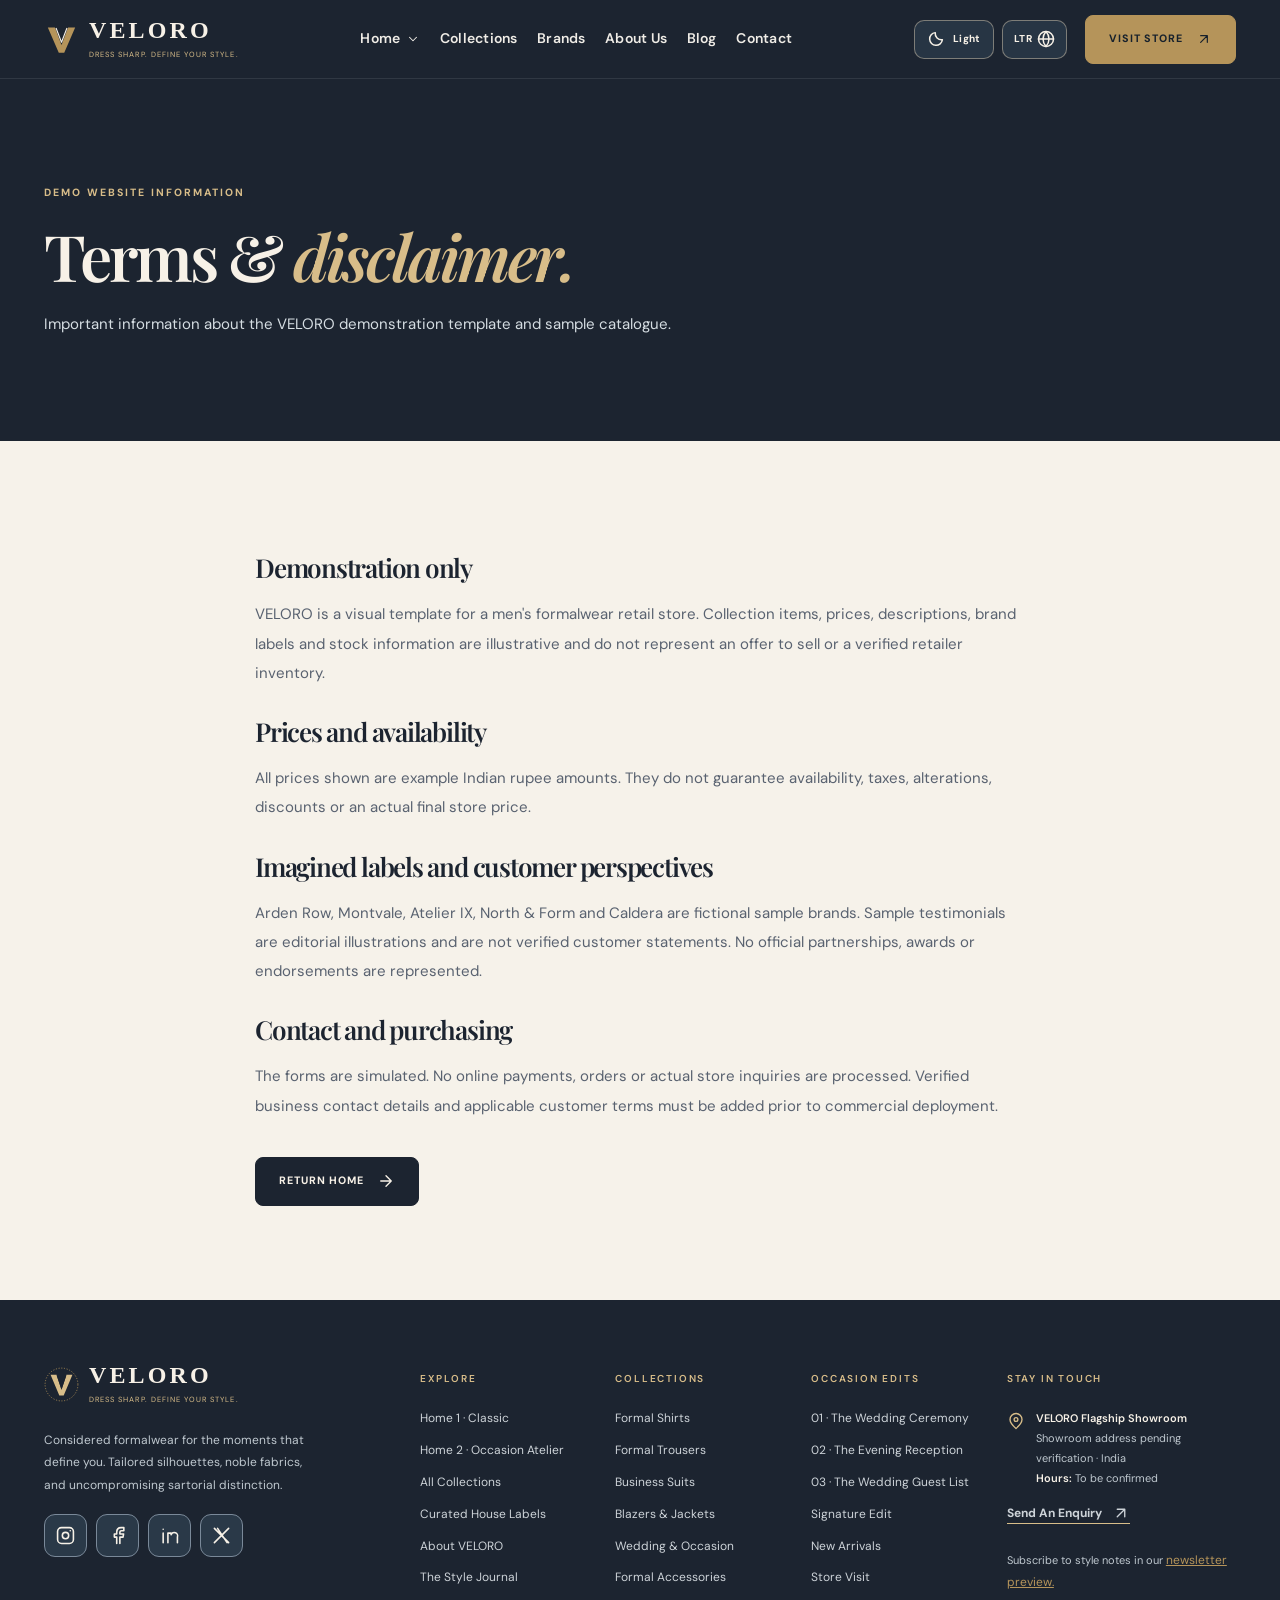
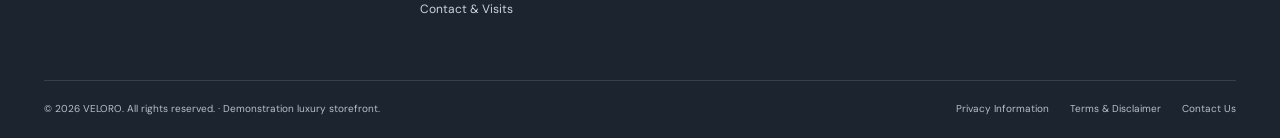
<file: VELORO/terms.html>
<!doctype html><html lang="en"><head><meta charset="utf-8"><meta name="viewport" content="width=device-width, initial-scale=1"><title>Template Terms & Disclaimer | VELORO</title><meta name="description" content="VELORO demonstration website usage notes, sample pricing disclaimer and catalogue information."><meta name="theme-color" content="#1C2430"><link rel="icon" type="image/svg+xml" href="favicon.svg"><link rel="stylesheet" href="assets/css/style.css"><script defer src="assets/js/data.js"></script><script defer src="assets/js/app.js"></script></head><body data-page="terms"><a class="skip-link" href="#main">Skip to content</a><div id="site-header"></div><main id="main"><section class="legal-header"><div class="container"><span class="eyebrow light-eyebrow">DEMO WEBSITE INFORMATION</span><h1>Terms &amp; <em>disclaimer.</em></h1><p>Important information about the VELORO demonstration template and sample catalogue.</p></div></section><section class="section legal-content"><div class="container legal-narrow"><h2>Demonstration only</h2><p>VELORO is a visual template for a men's formalwear retail store. Collection items, prices, descriptions, brand labels and stock information are illustrative and do not represent an offer to sell or a verified retailer inventory.</p><h2>Prices and availability</h2><p>All prices shown are example Indian rupee amounts. They do not guarantee availability, taxes, alterations, discounts or an actual final store price.</p><h2>Imagined labels and customer perspectives</h2><p>Arden Row, Montvale, Atelier IX, North &amp; Form and Caldera are fictional sample brands. Sample testimonials are editorial illustrations and are not verified customer statements. No official partnerships, awards or endorsements are represented.</p><h2>Contact and purchasing</h2><p>The forms are simulated. No online payments, orders or actual store inquiries are processed. Verified business contact details and applicable customer terms must be added prior to commercial deployment.</p><a class="btn btn-dark" href="index.html">Return Home <i data-icon="arrow-right"></i></a></div></section></main><div id="site-footer"></div><div id="ui-root"></div></body></html>
</file>
<file: VELORO/assets/css/style.css>
/* VELORO — Classic Luxury × Modern Minimal Fashion */
@import url('https://fonts.googleapis.com/css2?family=DM+Sans:wght@400;450;500;550;600;650;700&family=Manrope:wght@400;500;600;700;800&family=Playfair+Display:ital,wght@0,400;0,500;0,600;0,700;1,400;1,500&display=swap');
:root{color-scheme:light;--bg:#F6F2EA;--card:#FFFFFF;--nav:#1C2430;--footer:#1C2430;--text:#1C2430;--muted:#596270;--gold:#B5945A;--gold-hover:#96753F;--border:#DDD6CA;--button-text:#1C2430;--input:#FFFFFF;--alt:#EFE9DF;--shadow:0 22px 55px rgba(28,36,48,.075);--serif:'Playfair Display',Georgia,'Times New Roman',serif;--sans:'DM Sans','Manrope',Arial,sans-serif;--radius:5px;--container:1240px;--section:94px;--header-height:78px}
html[data-theme="dark"]{color-scheme:dark;--bg:#101820;--card:#1C2834;--nav:#1C2430;--footer:#1C2430;--text:#F7F1E7;--muted:#BCC6CF;--gold:#D8BD89;--gold-hover:#E6CFA3;--border:#36424D;--button-text:#101820;--input:#18232E;--alt:#17232D;--shadow:0 22px 55px rgba(0,0,0,.18)}
*{box-sizing:border-box}html{scroll-behavior:smooth;scroll-padding-top:90px}body{margin:0;background:var(--bg);color:var(--text);font-family:var(--sans);font-size:15px;line-height:1.65;-webkit-font-smoothing:antialiased;overflow-x:clip}body.modal-open,body.mobile-menu-open,body.filters-open{overflow:hidden}img{display:block;max-width:100%;height:auto}a{color:inherit;text-decoration:none}button,input,select,textarea{font:inherit}button{cursor:pointer}button,select,input,textarea{min-width:0}input,textarea,select{outline:none}input::placeholder,textarea::placeholder{color:var(--muted);opacity:.84}h1,h2,h3,h4,p{margin-top:0}h1,h2,h3{line-height:1.17}h1,h2{font-family:var(--serif);font-weight:500;letter-spacing:-.047em}h1 em,h2 em,h3 em{font-family:var(--serif);font-weight:400}h2{font-size:clamp(2.15rem,3.9vw,3.9rem);margin-bottom:22px}h3{letter-spacing:-.025em}p{color:var(--muted)}.container{width:min(var(--container),calc(100% - 88px));margin-inline:auto}.section{padding-block:var(--section)}.section-cream{background:var(--alt)}.section-intro{padding-bottom:0}.section-heading{max-width:710px;margin-bottom:46px}.section-heading.center{text-align:center;margin-inline:auto}.section-heading p{max-width:570px;margin:0 auto}.section-heading h2{margin-bottom:16px}.section-top{display:flex;align-items:end;justify-content:space-between;gap:30px;margin-bottom:36px}.section-top h2{margin-bottom:10px}.section-top p{margin:0;max-width:520px}.eyebrow{display:inline-block;font-weight:700;color:var(--gold-hover);font-size:10.5px;letter-spacing:.19em;text-transform:uppercase;margin-bottom:17px;line-height:1.6}.light-eyebrow{color:#D8BD89}.small-gold-line{display:inline-block;width:32px;height:1px;background:#D8BD89;vertical-align:middle;margin-inline-end:10px}.sr-only{position:absolute!important;width:1px;height:1px;padding:0;margin:-1px;overflow:hidden;clip:rect(0,0,0,0);white-space:nowrap;border:0}.skip-link{position:fixed;top:10px;left:12px;z-index:99999;background:#FFF;color:#111;padding:8px 14px;transform:translateY(-150%)}.skip-link:focus{transform:translateY(0)}:focus-visible{outline:3px solid var(--gold)!important;outline-offset:3px}svg.icon{width:18px;height:18px;fill:none;stroke:currentColor;stroke-width:1.8;stroke-linecap:round;stroke-linejoin:round;vertical-align:middle;flex-shrink:0}i[data-icon]{display:inline-flex;font-style:normal;vertical-align:middle}i[data-icon] svg{width:18px;height:18px;stroke:currentColor;fill:none;stroke-width:1.8;stroke-linecap:round;stroke-linejoin:round}.inline-link{display:inline-flex;align-items:center;gap:10px;font-weight:700;font-size:12px;letter-spacing:.065em;text-transform:uppercase;padding-bottom:9px;border-bottom:1px solid var(--gold);white-space:nowrap;transition:color .2s,gap .2s}.inline-link:hover{color:var(--gold-hover);gap:16px}.inline-link svg{width:16px;height:16px}.btn{display:inline-flex;align-items:center;justify-content:center;gap:13px;border:1px solid transparent;padding:13px 23px;min-height:50px;border-radius:2px;text-transform:uppercase;font-size:11px;letter-spacing:.1em;font-weight:700;line-height:1.3;transition:background .25s,color .25s,border .25s,transform .25s,box-shadow .25s;white-space:nowrap}.btn svg{width:16px;height:16px}.btn:hover{transform:translateY(-2px)}.btn-gold{background:var(--gold);color:var(--button-text);border-color:var(--gold)}.btn-gold:hover{background:var(--gold-hover);border-color:var(--gold-hover);color:var(--button-text);box-shadow:0 10px 30px rgba(181,148,90,.25)}.btn-dark{background:#1C2430;color:#F7F1E7;border-color:#1C2430}.btn-dark:hover{background:#2C3947;border-color:#2C3947;color:#fff}.btn-outline-dark{background:transparent;border-color:var(--text);color:var(--text)}.btn-outline-dark:hover{background:var(--text);color:var(--bg)}.btn-hero-outline{color:#fff;border-color:rgba(255,255,255,.6);background:rgba(255,255,255,.04)}.btn-hero-outline:hover{background:rgba(255,255,255,.15);color:#fff}.center{text-align:center}.note-box{display:flex;align-items:flex-start;gap:12px;padding:14px 17px;background:var(--alt);font-size:12px;border-inline-start:2px solid var(--gold);max-width:480px}.note-box svg{width:17px;height:17px}.text-link{display:inline-flex;align-items:center;gap:10px;font-size:11px;font-weight:750;letter-spacing:.09em;text-transform:uppercase;border-bottom:1px solid currentColor;padding-bottom:7px}.text-link-button{background:none;border:0;padding:0;color:var(--gold-hover);font-weight:700;display:inline-flex;gap:8px;align-items:center;text-decoration:underline}
/* Nav */
.announcement{background:#141C25;color:#E4D4B5;font-size:10px;letter-spacing:.14em;text-align:center;padding:8px 16px;text-transform:uppercase;border-bottom:1px solid rgba(255,255,255,.06)}.announcement span{color:#D8BD89;margin:0 13px}.site-header{background:var(--nav);color:#F7F1E7;position:sticky;top:0;z-index:90;border-bottom:1px solid rgba(255,255,255,.09);transition:box-shadow .25s}.site-header.scrolled{box-shadow:0 10px 30px rgba(0,0,0,.22)}.nav-inner{height:var(--header-height);display:flex;align-items:center;justify-content:space-between;gap:24px}.brand-logo{display:inline-flex;align-items:center;gap:10px;color:#F7F1E7;flex-shrink:0}.brand-logo img{width:35px;height:35px}.brand-logo .brand-text{font-family:Georgia,serif;font-size:24px;font-weight:600;letter-spacing:.13em;line-height:1}.brand-logo .brand-tagline{display:block;font:400 7.5px/1.4 var(--sans);letter-spacing:.14em;color:#D8BD89;text-transform:uppercase;margin-top:4px}.desktop-nav{display:flex;align-items:center;justify-content:center;gap:31px;flex:1}.nav-link{color:#EFECE6;position:relative;font-weight:550;font-size:12.5px;letter-spacing:.035em;padding:28px 0;white-space:nowrap;transition:color .2s}.nav-link:after{position:absolute;content:'';width:0;height:2px;background:#D8BD89;bottom:21px;inset-inline-start:0;transition:width .2s}.nav-link:hover,.nav-link.active{color:#D8BD89}.nav-link:hover:after,.nav-link.active:after{width:100%}.nav-tools{display:flex;align-items:center;gap:8px;flex-shrink:0}.nav-icon-btn{border:1px solid rgba(255,255,255,.18);color:#F7F1E7;background:transparent;border-radius:2px;min-width:37px;height:37px;display:inline-flex;align-items:center;justify-content:center;gap:5px;transition:background .2s,border .2s}.nav-icon-btn:hover{background:rgba(255,255,255,.1);border-color:#D8BD89}.nav-icon-btn svg{width:17px;height:17px}.nav-text-btn{padding-inline:11px;font-size:10px;font-weight:800;letter-spacing:.04em}.nav-cta{margin-inline-start:10px;padding-inline:18px;min-height:39px;font-size:10px}.mobile-menu-trigger{display:none}.mobile-nav-panel{display:none}.mobile-nav-scrim{display:none}
/* Hero */
.hero{position:relative;min-height:690px;display:flex;align-items:center;overflow:hidden;background:#1C2430;color:#fff}.hero-photo{position:absolute;right:0;top:0;bottom:0;width:54%;overflow:hidden}.hero-photo img{width:100%;height:100%;object-fit:cover;object-position:center 18%;filter:saturate(.85)}.hero-vignette{position:absolute;inset:0;background:linear-gradient(90deg,#17212C 0%,#17212C 35%,rgba(23,33,44,.93) 45%,rgba(23,33,44,.3) 75%,rgba(23,33,44,.06) 100%)}.hero-inner{position:relative;z-index:1;padding-top:68px;padding-bottom:78px}.hero-copy{width:61%;max-width:730px}.hero .eyebrow{font-size:11px}.hero .issue-number{color:rgba(255,255,255,.4);margin-inline-start:40px;font-size:9px}.hero h1{font-size:clamp(3.4rem,6.35vw,6.65rem);line-height:1.12;letter-spacing:-.065em;margin:24px 0 24px;color:#fff}.hero h1 em{color:#D8BD89}.hero-copy p{color:#DFE1E1;font-size:15.5px;line-height:1.9;max-width:520px}.hero-actions{display:flex;align-items:center;flex-wrap:wrap;gap:12px;margin-top:35px}.hero-fine{display:flex;align-items:center;gap:19px;margin-top:75px;color:rgba(255,255,255,.58);font-size:9px;letter-spacing:.18em}.fine-rule{width:28px;height:1px;background:#D8BD89}.hero-side-note{position:absolute;z-index:2;right:24px;top:50%;transform:translateY(-50%);writing-mode:vertical-rl;font-size:9px;letter-spacing:.2em;color:rgba(255,255,255,.65)}.hero-page-no{position:absolute;bottom:36px;right:62px;color:#fff;font-size:14px;letter-spacing:.2em}.hero-page-no span{color:#D8BD89}.benefit-band{background:#EEE7DB;color:#1C2430;padding:27px 0;border-bottom:1px solid #E2DBCE}.benefit-grid{display:grid;grid-template-columns:repeat(4,1fr);gap:22px}.benefit-grid>div{display:flex;gap:16px;align-items:center;border-inline-end:1px solid #D7CABB;padding-inline:7px 15px}.benefit-grid>div:last-child{border:0}.benefit-grid svg{width:26px;height:26px;stroke:#96753F}.benefit-grid strong{font-size:12px;display:block;font-weight:700}.benefit-grid small{display:block;font-size:10.5px;color:#596270;margin-top:1px}
/* Editorial */
.editorial-two{display:grid;grid-template-columns:1fr 1fr;gap:23px}.editorial-tile{position:relative;display:block;height:520px;overflow:hidden;background:#3B3F45}.editorial-tile img{width:100%;height:100%;object-fit:cover;object-position:50% 30%;transition:transform .65s}.editorial-tile:hover img{transform:scale(1.05)}.editorial-tile:after{content:'';position:absolute;inset:0;background:linear-gradient(0deg,rgba(16,24,32,.83) 0%,rgba(16,24,32,.1) 64%)}.editorial-tile .tile-overlay{position:absolute;inset:auto 38px 36px;z-index:1;color:white}.tile-overlay>span:first-child{font-size:10px;letter-spacing:.16em;color:#F0D7A9}.tile-overlay h3{font:500 clamp(28px,3vw,44px)/1.2 var(--serif);letter-spacing:-.035em;margin:12px 0 25px}.tile-overlay h3 em{color:#E7CE9E}.tile-overlay .text-link{color:#fff}
.categories-grid{display:grid;grid-template-columns:repeat(6,1fr);gap:14px}.category-card{min-width:0;background:var(--card);border:1px solid var(--border);overflow:hidden;transition:transform .25s,box-shadow .25s}.category-card:hover{transform:translateY(-4px);box-shadow:var(--shadow)}.category-card img{width:100%;height:210px;object-fit:cover;transition:transform .3s}.category-card:hover img{transform:scale(1.045)}.category-card>div{padding:15px 14px 16px;display:grid;grid-template-columns:1fr auto;align-items:center;gap:6px}.category-card span{grid-column:1/-1;color:var(--gold-hover);font-size:9px;font-weight:800;letter-spacing:.12em}.category-card h3{font:500 15px/1.3 var(--serif);margin:0}.category-card svg{width:16px;height:16px;color:var(--gold-hover)}
/* Products */
.product-grid{display:grid;grid-template-columns:repeat(4,minmax(0,1fr));gap:23px}.product-card{min-width:0;display:flex;flex-direction:column;background:var(--card);border:1px solid var(--border);transition:box-shadow .25s,transform .25s}.product-card:hover{box-shadow:var(--shadow);transform:translateY(-3px)}.product-media{position:relative;overflow:hidden;aspect-ratio:4/4.65;background:#D7C7B7}.product-media img{width:100%;height:100%;object-fit:cover;object-position:center;transition:transform .5s}.product-card:hover .product-media img{transform:scale(1.07)}.product-label{position:absolute;inset-block-start:15px;inset-inline-start:15px;z-index:1;background:#1C2430;color:#F5E8D1;font-size:9px;letter-spacing:.13em;font-weight:750;padding:6px 9px}.product-quick{position:absolute;inset-block-end:16px;inset-inline:15px;min-height:39px;border:0;background:rgba(255,255,255,.94);color:#182430;font-size:10px;font-weight:800;text-transform:uppercase;letter-spacing:.12em;display:flex;align-items:center;justify-content:center;gap:9px;transform:translateY(60px);opacity:0;transition:transform .25s,opacity .25s}.product-card:hover .product-quick,.product-quick:focus-visible{transform:translateY(0);opacity:1}.product-quick:hover{background:#fff}.product-info{display:flex;flex:1;flex-direction:column;padding:18px 17px 18px}.product-brand{font-size:9px;letter-spacing:.16em;color:var(--gold-hover);font-weight:800;text-transform:uppercase;margin-bottom:6px}.product-info h3{font:500 17px/1.35 var(--serif);letter-spacing:-.025em;margin:0 0 5px}.product-meta{font-size:11px;color:var(--muted);margin:0 0 12px}.product-bottom{margin-top:auto}.product-price{font-size:17px;font-weight:800;letter-spacing:-.02em;margin-top:5px}.product-swatches{display:flex;gap:6px;margin-top:11px;align-items:center}.swatch{width:11px;height:11px;border-radius:100%;background:var(--swatch);border:1px solid rgba(40,40,40,.22)}.product-swatches small{color:var(--muted);font-size:10px;margin-inline-start:5px}.product-actions{margin-top:15px;display:grid;grid-template-columns:1fr auto;gap:9px;align-items:center}.product-enquire{padding:10px 9px;min-height:37px;border:1px solid var(--border);background:transparent;color:var(--text);font-size:10px;letter-spacing:.06em;text-transform:uppercase;font-weight:750;transition:background .2s,color .2s}.product-enquire:hover{background:var(--text);color:var(--bg)}.product-actions .icon-button{height:37px;width:39px;border:1px solid var(--border)}.icon-button{background:transparent;color:inherit;display:inline-flex;align-items:center;justify-content:center;border-radius:2px;transition:background .2s}.icon-button:hover{background:var(--alt)}
.signature-block{display:grid;grid-template-columns:1fr 1fr;min-height:580px;background:#1C2430;color:#F7F1E7}.signature-image{overflow:hidden}.signature-image img{width:100%;height:100%;object-fit:cover}.signature-copy{align-self:center;padding:65px clamp(36px,7vw,120px)}.signature-copy h2{font-size:clamp(2.6rem,4vw,4.7rem);margin:12px 0 22px}.signature-copy h2 em{color:#D8BD89}.signature-copy p{color:#CBD2D7;max-width:470px;line-height:1.9}.signature-rule{height:1px;background:rgba(255,255,255,.2);margin:28px 0 22px}.signature-tags{display:flex;flex-wrap:wrap;gap:11px 17px;margin-bottom:34px}.signature-tags span{font-size:8.5px;letter-spacing:.12em;color:#D8BD89}.craft-layout{display:grid;grid-template-columns:1fr .9fr;gap:clamp(50px,8vw,125px);align-items:center}.craft-images{position:relative;padding:0 46px 55px 0}.craft-main{width:100%;height:565px;object-fit:cover}.craft-detail{position:absolute;bottom:0;right:0;width:45%;background:var(--card);padding:9px 9px 13px;box-shadow:var(--shadow)}.craft-detail img{height:172px;width:100%;object-fit:cover}.craft-detail span{display:block;padding:12px 3px 0;font-size:9px;font-weight:750;letter-spacing:.07em;text-align:center}.craft-copy h2{font-size:clamp(2.7rem,4vw,4rem)}.craft-copy>p{font-size:14px;line-height:1.9;max-width:480px}.craft-points{margin:28px 0;display:grid;gap:23px}.craft-points>div{display:flex;gap:17px;align-items:flex-start}.craft-points i svg{width:22px;height:22px;color:var(--gold-hover)}.craft-points strong{font-size:13px;display:block;margin-bottom:1px}.craft-points small{color:var(--muted);font-size:12px}.lookbook-grid{display:grid;grid-template-columns:1.15fr 1fr;grid-template-rows:240px 240px;gap:17px}.lookbook-item{position:relative;overflow:hidden;background:#35414A}.lookbook-item.tall{grid-row:span 2}.lookbook-item>img{width:100%;height:100%;object-fit:cover;transition:transform .5s}.lookbook-item:hover>img{transform:scale(1.04)}.lookbook-item:after{content:'';position:absolute;inset:0;background:linear-gradient(0deg,rgba(16,24,32,.76),transparent 66%)}.lookbook-item>span{position:absolute;bottom:25px;left:28px;right:26px;z-index:1;color:#fff;display:grid;gap:3px;grid-template-columns:1fr auto}.lookbook-item small{font-size:9px;letter-spacing:.15em;color:#ECD4A3;grid-column:1/-1}.lookbook-item strong{font:500 23px var(--serif)}.lookbook-item svg{width:22px;height:22px;align-self:center}.brand-wordmarks{display:grid;grid-template-columns:repeat(5,1fr);gap:16px;align-items:center;padding:42px 0;border-top:1px solid var(--border);border-bottom:1px solid var(--border);margin-bottom:30px}.brand-wordmarks>span{font:600 clamp(15px,1.6vw,25px)/1.3 Georgia,serif;letter-spacing:.06em;text-align:center}.brand-wordmarks small{font-size:.6em}.brand-preview .section-heading{margin-bottom:35px}.demo-kicker{font-size:9px;letter-spacing:.12em;color:var(--muted);text-align:end;max-width:220px}.testimonials{display:grid;grid-template-columns:repeat(3,1fr);gap:20px}.quote-card{padding:27px 28px;background:var(--card);border:1px solid var(--border);display:flex;flex-direction:column;min-height:315px}.quote-mark{font:italic 64px/.8 var(--serif);color:var(--gold);height:52px}.quote-card p{font:400 18px/1.7 var(--serif);letter-spacing:-.01em;color:var(--text);margin:0 0 24px}.quote-by{display:flex;align-items:center;gap:13px;margin-top:auto;padding-top:17px;border-top:1px solid var(--border)}.avatar{width:38px;height:38px;border-radius:50%;background:var(--alt);color:var(--gold-hover);display:grid;place-items:center;font-size:11px;font-weight:800}.quote-by strong{display:block;font-size:12px}.quote-by small{display:block;font-size:10px;color:var(--muted)}.store-feature-grid{display:grid;grid-template-columns:1fr 1.05fr;gap:70px;align-items:center}.store-feature-grid>div:first-child{max-width:520px}.store-feature-grid p{line-height:1.9}.store-feature-grid .btn{margin-top:12px}.store-feature-image{position:relative}.store-feature-image img{height:445px;width:100%;object-fit:cover}.store-feature-image span{position:absolute;bottom:0;left:0;right:0;background:#1C2430;color:#F7F1E7;text-align:center;padding:18px;font-size:10px;letter-spacing:.18em}.newsletter-block{background:#1C2430;padding:57px 0;color:#F7F1E7}.newsletter-layout{display:grid;grid-template-columns:1fr 1fr;gap:70px;align-items:center}.newsletter-layout h2{font-size:clamp(2.5rem,3.2vw,3.6rem);margin:0 0 12px}.newsletter-layout h2 em{color:#D8BD89}.newsletter-layout p{color:#C6CDD2;margin:0}.newsletter-form label{display:block;font-size:11px;letter-spacing:.06em;margin-bottom:8px}.input-button-group{display:flex;gap:8px}.input-button-group input{height:53px;flex:1;min-width:0;background:#293644;border:1px solid #51606B;padding:0 16px;color:#fff}.input-button-group input::placeholder{color:#C5CBD0}.newsletter-form .form-note{font-size:10px;color:#B4BEC7;display:block;margin-top:10px}.newsletter-form .field-error{color:#FFCDC2}.final-cta{padding:72px 0 82px;text-align:center;background:var(--bg)}.final-cta h2{margin:0 0 27px}.cta-row{display:flex;justify-content:center;gap:12px;flex-wrap:wrap}
/* Footer */
.site-footer{background:var(--footer);color:#F7F1E7;padding:63px 0 0}.footer-grid{display:grid;grid-template-columns:2.1fr 1fr 1fr 1fr 1.4fr;gap:32px}.footer-brand .brand-logo{margin-bottom:24px}.footer-brand p{font-size:12px;line-height:1.85;color:#BFC8CF;max-width:270px}.footer-socials{display:flex;gap:9px;margin-top:18px}.footer-socials a{width:34px;height:34px;display:grid;place-items:center;border:1px solid #465363;color:#E9DFCE;transition:background .2s,border .2s}.footer-socials a:hover{border-color:#D8BD89;background:#2D3B49;color:#D8BD89}.footer-socials svg{width:16px;height:16px}.footer-col h4{font-size:10px;letter-spacing:.18em;color:#D8BD89;text-transform:uppercase;margin:8px 0 22px}.footer-col a{display:block;font-size:12px;color:#CDD3D8;margin:0 0 12px;transition:color .2s,transform .2s}.footer-col a:hover{color:#D8BD89;transform:translateX(3px)}.footer-note{font-size:11px;color:#BFC8CF;line-height:1.8}.footer-note strong{color:#F7F1E7;font-weight:600}.footer-mini-btn{margin-top:12px;color:#F7F1E7;border-bottom:1px solid #D8BD89;display:inline-flex!important;gap:10px;font-weight:700!important}.footer-bottom{border-top:1px solid #34404E;margin-top:48px;padding:20px 0;display:flex;align-items:center;justify-content:space-between;gap:20px;font-size:10px;color:#B8C0C6}.footer-bottom nav{display:flex;flex-wrap:wrap;gap:21px}.footer-bottom a:hover{color:#D8BD89}.footer-bottom p{margin:0;color:inherit}
/* Page headers */
.page-hero{min-height:390px;background:#202C37;overflow:hidden;color:#fff}.page-hero-layout{min-height:390px;display:flex;align-items:center;position:relative}.page-hero-layout>div{z-index:2;position:relative;width:61%;padding-block:54px}.page-hero h1{font-size:clamp(2.8rem,5.4vw,5.5rem);line-height:1.14;letter-spacing:-.055em;color:#fff;margin:6px 0 18px}.page-hero h1 em{color:#D8BD89}.page-hero p{color:#CCD6DD;line-height:1.8;max-width:500px}.page-hero-layout>img{position:absolute;right:0;top:0;width:51%;height:100%;object-fit:cover;object-position:center 29%;opacity:.72;mask-image:linear-gradient(90deg,transparent,#000 50%)}.breadcrumb{display:flex;align-items:center;gap:11px;margin-top:29px;font-size:11px;color:#C0CCD4}.breadcrumb a{color:#D8BD89}.breadcrumb svg{width:13px;height:13px}.product-hero .page-hero-layout>img{object-position:center 45%}.brands-hero .page-hero-layout>img{object-position:center 24%}.contact-hero .page-hero-layout>img{object-position:center 55%}
/* Catalogue */
.catalogue-intro{margin-bottom:29px}.catalogue-count{font-size:10px;font-weight:800;letter-spacing:.13em;color:var(--gold-hover);padding-bottom:8px}.catalogue-toolbar{display:grid;grid-template-columns:minmax(0,1fr) auto;gap:15px;margin-bottom:26px;align-items:center}.search-field{width:100%;max-width:500px;position:relative;display:flex;align-items:center}.search-field i{position:absolute;left:15px;color:var(--muted);pointer-events:none}.search-field input{height:49px;width:100%;padding:10px 15px 10px 46px;border:1px solid var(--border);background:var(--card);color:var(--text);font-size:12px}.catalogue-order{display:flex;gap:12px;align-items:center}.catalogue-order label{font-size:11px;color:var(--muted);white-space:nowrap}.catalogue-order select{min-width:172px;height:49px;background:var(--card);color:var(--text);border:1px solid var(--border);padding:0 33px 0 12px;font-size:12px}.catalogue-layout{display:grid;grid-template-columns:238px minmax(0,1fr);gap:36px;align-items:start}.filter-sidebar{position:sticky;top:calc(var(--header-height, 78px) + 20px);max-height:calc(100vh - var(--header-height, 78px) - 36px);overflow-y:auto;overscroll-behavior:contain;background:var(--card);border:1px solid var(--border);padding:24px;border-radius:8px;scrollbar-width:thin;scrollbar-color:var(--gold) var(--alt)}.filter-sidebar::-webkit-scrollbar{width:6px}.filter-sidebar::-webkit-scrollbar-track{background:var(--alt);border-radius:4px}.filter-sidebar::-webkit-scrollbar-thumb{background:var(--gold);border-radius:4px}.filter-sidebar::-webkit-scrollbar-thumb:hover{background:var(--gold-hover)}.filter-head-actions{display:flex;align-items:center;gap:8px}.filter-reset-top-btn{display:inline-flex;align-items:center;gap:6px;padding:6px 12px;font-size:11px;font-weight:700;letter-spacing:.06em;text-transform:uppercase;color:var(--gold-hover);background:var(--alt);border:1px solid var(--border);border-radius:20px;cursor:pointer;transition:all .2s ease}.filter-reset-top-btn:hover{background:var(--gold);color:var(--button-text);border-color:var(--gold)}.filter-reset-top-btn svg{width:12px;height:12px}.map-badge-card{position:absolute;bottom:20px;left:20px;max-width:320px;background:rgba(28,36,48,.94);backdrop-filter:blur(8px);color:#fff;padding:18px 20px;border-radius:8px;border:1px solid rgba(216,189,137,.35);box-shadow:0 16px 36px rgba(0,0,0,.35);display:flex;flex-direction:column;gap:8px;z-index:2}.map-badge-header{display:flex;align-items:center;gap:10px}.map-badge-header svg{width:22px;height:22px;color:#D8BD89;flex-shrink:0}.map-badge-header strong{display:block;font-size:14px;color:#fff}.map-badge-header span{font-size:11px;color:#D8BD89}.map-badge-card p{margin:0;font-size:11.5px;color:#C8D1D8;line-height:1.5}.btn-sm{min-height:38px;padding:8px 16px;font-size:10px}.filter-head{display:flex;align-items:center;justify-content:space-between;gap:12px;padding-bottom:20px}.filter-head .eyebrow{margin-bottom:4px}.filter-head h3{font:500 23px var(--serif);margin:0}.filter-rule{border-top:1px solid var(--border);padding:19px 0 18px}.filter-rule h4{font-size:12px;margin:0 0 15px;display:flex;justify-content:space-between;align-items:center}.filter-checks{display:grid;gap:11px}.filter-checks label{display:flex;gap:9px;align-items:center;font-size:11px;color:var(--muted);cursor:pointer;line-height:1.3}.filter-checks label span{flex:1}.filter-checks input{accent-color:var(--gold-hover);width:15px;height:15px;margin:0}.filter-checks small{font-size:9px;color:var(--muted)}.size-filter{display:flex;flex-wrap:wrap;gap:6px}.size-option{border:1px solid var(--border);background:var(--card);color:var(--text);min-width:34px;height:32px;padding:0 6px;font-size:10px;font-weight:700}.size-option.active{background:var(--text);color:var(--bg)}.colour-filter{display:flex;gap:9px;flex-wrap:wrap}.colour-option{width:25px;height:25px;border-radius:100%;border:2px solid var(--card);background:var(--circle);box-shadow:0 0 0 1px var(--border)}.colour-option.active{box-shadow:0 0 0 2px var(--gold-hover)}.filter-rule input[type=range]{width:100%;accent-color:var(--gold-hover)}.range-labels{display:flex;justify-content:space-between;font-size:10px;color:var(--muted)}#max-price-label{font-weight:800;color:var(--gold-hover);font-size:11px}.filter-reset{width:100%;min-height:41px;padding:10px 12px}.tiny-note{font-size:10px;line-height:1.7;margin:15px 0 0}.catalogue-content{min-width:0}.catalogue-grid{grid-template-columns:repeat(3,minmax(0,1fr));gap:18px}.catalogue-grid .product-media{aspect-ratio:4/4.75}.catalogue-grid .product-info{padding:16px 14px}.catalogue-grid .product-info h3{font-size:15px}.active-filters{display:flex;flex-wrap:wrap;gap:8px;margin-bottom:16px}.active-filters:empty{display:none}.active-pill{font-size:10px;color:var(--text);background:var(--alt);border:1px solid var(--border);padding:6px 10px;display:inline-flex;gap:8px;align-items:center;border-radius:4px}.active-pill button{background:none;border:0;padding:0;color:var(--text);cursor:pointer}.active-pill-clear{background:var(--gold);color:var(--button-text);font-weight:750;cursor:pointer;border:1px solid var(--gold);display:inline-flex;align-items:center;gap:6px;transition:all .2s ease}.active-pill-clear:hover{background:var(--gold-hover);border-color:var(--gold-hover);color:#fff}.active-pill-clear svg{width:12px;height:12px}.catalogue-empty{text-align:center;padding:75px 20px;border:1px dashed var(--border)}.catalogue-empty svg{width:35px;height:35px;color:var(--gold-hover)}.catalogue-empty h3{font:500 27px var(--serif);margin:12px 0}.catalogue-bottom{border-top:1px solid var(--border);margin-top:34px;padding-top:19px;display:flex;justify-content:space-between;align-items:center;gap:15px}.catalogue-bottom p{font-size:11px;margin:0}.catalogue-bottom .inline-link{font-size:10px}.mobile-filter-button,.filter-close,.filter-scrim{display:none}.catalogue-service{padding:35px 0}.catalogue-service-inner{display:flex;align-items:center;justify-content:space-between;gap:25px}.catalogue-service-inner>div{display:grid;grid-template-columns:auto 1fr;column-gap:17px;align-items:center}.catalogue-service-inner>div i{grid-row:span 2}.catalogue-service-inner>div svg{width:35px;height:35px;color:var(--gold-hover)}.catalogue-service h3{font:500 25px var(--serif);margin:0 0 3px}.catalogue-service p{margin:0;font-size:12px}
/* Brands */
.brand-story-top{display:grid;grid-template-columns:1fr 1fr;gap:75px;align-items:start;margin-bottom:40px}.brand-story-top p{margin-top:4px;line-height:1.9}.demo-note{display:flex;gap:9px;align-items:flex-start;background:var(--alt);padding:12px 15px;border-inline-start:2px solid var(--gold);font-size:11px;color:var(--muted)}.demo-note svg{width:17px;height:17px;flex-shrink:0}.brand-filter{display:flex;flex-wrap:wrap;gap:7px;border-bottom:1px solid var(--border);padding-bottom:25px;margin-bottom:32px}.brand-filter-btn{padding:11px 18px;background:var(--card);color:var(--text);border:1px solid var(--border);font-size:11px;font-weight:750;transition:background .2s,color .2s}.brand-filter-btn:hover,.brand-filter-btn.is-selected{background:var(--text);color:var(--bg);border-color:var(--text)}.brand-cards{display:grid;grid-template-columns:repeat(2,minmax(0,1fr));gap:22px}.brand-card{display:grid;grid-template-columns:44% 56%;background:var(--card);border:1px solid var(--border);min-height:295px;overflow:hidden}.brand-card img{height:100%;width:100%;object-fit:cover}.brand-card-content{padding:30px 26px;display:flex;flex-direction:column;align-items:flex-start}.brand-card-type{color:var(--gold-hover);font-size:9px;letter-spacing:.13em;font-weight:800}.brand-card h3{font:500 27px/1.2 Georgia,serif;letter-spacing:.02em;margin:13px 0 8px}.brand-card h3 span{font-size:.6em}.brand-card strong{font:italic 16px var(--serif);font-weight:400}.brand-card p{font-size:11.5px;line-height:1.7;margin:12px 0 20px}.brand-card .inline-link{margin-top:auto;font-size:9px}.brand-selection{padding:74px 0}.brand-visit{background:#1C2430;color:#F7F1E7}.brand-visit-row{display:grid;grid-template-columns:1fr 1fr;align-items:center;gap:70px}.brand-visit-row img{width:100%;height:390px;object-fit:cover}.brand-visit-row h2{font-size:clamp(2.5rem,3.5vw,3.7rem)}.brand-visit-row h2 em{color:#D8BD89}.brand-visit-row p{color:#C6CDD2;line-height:1.9;max-width:470px}
/* Contact */
.contact-layout{display:grid;grid-template-columns:.8fr 1.2fr;gap:28px;align-items:start}.contact-details{display:grid;gap:19px}.info-card,.enquiry-panel{background:var(--card);border:1px solid var(--border);padding:31px}.info-card h3,.enquiry-panel h3{font:500 29px/1.2 var(--serif);margin:0 0 23px}.contact-detail{display:flex;align-items:flex-start;gap:15px;margin-top:23px}.contact-detail>i{width:35px;height:35px;background:var(--alt);display:grid;place-items:center;flex-shrink:0;color:var(--gold-hover)}.contact-detail strong{font-size:12px;display:block}.contact-detail p{font-size:12px;margin:1px 0 1px;color:var(--text)}.contact-detail small{font-size:10px;color:var(--muted)}.contact-quick{display:grid;gap:9px;margin-top:28px}.contact-quick .btn{width:100%;min-height:42px}.contact-mini-photo{position:relative}.contact-mini-photo img{height:225px;width:100%;object-fit:cover}.contact-mini-photo span{position:absolute;bottom:0;inset-inline:0;background:rgba(28,36,48,.9);color:#fff;font-size:9px;letter-spacing:.16em;text-align:center;padding:12px}.enquiry-panel-intro>p{font-size:12px;line-height:1.7;margin:-10px 0 26px}.contact-form{display:grid;gap:16px}.form-two{display:grid;grid-template-columns:1fr 1fr;gap:15px}.form-field label{font-size:11px;font-weight:700;display:block;margin-bottom:7px}.form-field label b{color:var(--gold-hover)}.form-field input,.form-field select,.form-field textarea{border:1px solid var(--border);border-radius:2px;background:var(--input);color:var(--text);width:100%;padding:12px 13px;font-size:12px;transition:border .2s,box-shadow .2s}.form-field input,.form-field select{height:46px}.form-field textarea{min-height:133px;resize:vertical}.form-field :is(input,select,textarea):focus{border-color:var(--gold);box-shadow:0 0 0 2px rgba(181,148,90,.15)}.form-field .invalid{border-color:#A14640!important}.field-error{display:block;font-size:10px;color:#A14640;line-height:1.55;margin-top:4px;min-height:0}.form-bottom{display:flex;gap:15px;align-items:center;justify-content:space-between;margin-top:7px}.form-bottom p{display:flex;gap:7px;align-items:center;font-size:10px;margin:0;max-width:220px}.form-bottom svg{width:15px;height:15px}.map-section{padding:74px 0}.map-layout{display:grid;grid-template-columns:1.22fr .78fr;gap:35px;align-items:stretch}.map-frame{height:400px;background:#E6DED1;position:relative;overflow:hidden;border:1px solid var(--border)}.map-frame iframe{width:100%;height:100%;border:0;filter:saturate(.55)}.map-cover{position:absolute;inset:0;background:linear-gradient(115deg,rgba(28,36,48,.91),rgba(28,36,48,.83));color:#fff;display:flex;align-items:center;justify-content:center;flex-direction:column;text-align:center;gap:13px;padding:28px}.map-cover>i svg{width:30px;height:30px;color:#D8BD89}.map-cover strong{font:500 24px var(--serif)}.map-cover>span{font-size:12px;color:#D6DFE4;max-width:290px}.map-cover button{color:#E6CFA3;margin-top:10px}.map-info{padding:30px 0}.map-info h3{font:500 32px var(--serif)}.map-info p{line-height:1.9;font-size:13px}.map-perks{display:grid;gap:9px;margin:25px 0}.map-perks span{font-size:12px;display:flex;gap:12px;align-items:center}.map-perks svg{color:var(--gold-hover);width:16px;height:16px}.faq-layout{display:grid;grid-template-columns:.8fr 1.2fr;gap:72px}.faq-layout>div:first-child>p{line-height:1.9;max-width:300px}.faq-list{display:grid;align-content:start}.faq-list details{border-bottom:1px solid var(--border)}.faq-list details:first-child{border-top:1px solid var(--border)}.faq-list summary{list-style:none;cursor:pointer;display:flex;align-items:center;justify-content:space-between;gap:13px;padding:19px 4px;font-size:13px;font-weight:750}.faq-list summary::-webkit-details-marker{display:none}.faq-list summary svg{width:16px;height:16px;color:var(--gold-hover);transition:transform .25s}.faq-list details[open] summary svg{transform:rotate(45deg)}.faq-list details p{font-size:12px;line-height:1.9;padding:0 30px 19px 4px;margin:0}.legal-header{background:#1C2430;color:#F7F1E7;padding:100px 0 90px}.legal-header h1{font-size:clamp(3rem,5vw,5rem);margin-bottom:18px}.legal-header h1 em{color:#D8BD89}.legal-header p{max-width:650px;color:#D5DDE2}.legal-narrow{max-width:770px}.legal-content h2{font:500 26px var(--serif);margin:15px 0}.legal-content p{line-height:1.95;margin-bottom:26px}.legal-content .btn{margin-top:10px}
/* Modal and toast */
.ui-modal-backdrop{position:fixed;inset:0;z-index:200;background:rgba(9,15,22,.82);display:flex;align-items:flex-start;justify-content:center;padding:24px 16px;overflow-y:auto;-webkit-overflow-scrolling:touch}.ui-modal{width:min(940px,100%);margin:auto;max-height:calc(100vh - 48px);overflow-y:auto;background:var(--card);color:var(--text);position:relative;box-shadow:0 35px 90px rgba(0,0,0,.35);border:1px solid var(--border);border-radius:12px}.modal-x{position:absolute;top:16px;right:16px;width:37px;height:37px;z-index:5;border:1px solid var(--border);background:var(--card);color:var(--text);display:grid;place-items:center}.modal-x svg{width:18px;height:18px}.quick-modal-body{display:grid;grid-template-columns:1fr 1fr}.quick-modal-image{position:relative;background:#D5C7B6;overflow:hidden;min-height:490px}.quick-modal-image img{width:100%;height:100%;object-fit:cover;cursor:zoom-in;transition:transform .3s}.quick-modal-image.zoomed img{transform:scale(1.8);cursor:zoom-out}.zoom-tip{position:absolute;bottom:15px;left:15px;background:#fff;color:#1C2430;font-size:10px;padding:8px 10px;pointer-events:none}.quick-modal-info{padding:55px 33px 32px;display:flex;flex-direction:column}.quick-modal-info h2{font-size:clamp(27px,3vw,43px);margin-bottom:13px}.quick-modal-price{font-size:24px;font-weight:800;margin-bottom:20px}.quick-modal-info p{font-size:13px;line-height:1.8}.quick-detail{font-size:11px;padding:11px 0;border-top:1px solid var(--border);display:flex;justify-content:space-between;gap:8px}.quick-detail span:first-child{color:var(--muted)}.quick-selector{margin-top:19px}.quick-selector>strong{font-size:11px;display:block;margin-bottom:8px}.quick-sizes,.quick-colours{display:flex;flex-wrap:wrap;gap:8px}.quick-size{min-width:40px;height:37px;background:var(--card);color:var(--text);border:1px solid var(--border);font-size:11px}.quick-size.active{background:var(--text);color:var(--bg)}.quick-colour{height:25px;width:25px;border:2px solid var(--card);border-radius:50%;background:var(--colour);box-shadow:0 0 0 1px var(--border)}.quick-colour.active{box-shadow:0 0 0 2px var(--gold-hover)}.quick-modal-info .btn{margin-top:30px}.quick-modal-note{font-size:10px;margin-top:10px!important}.message-dialog{max-width:450px;text-align:center;padding:55px 30px 34px}.message-dialog>i{color:var(--gold-hover)}.message-dialog>i svg{height:35px;width:35px}.message-dialog h2{font:500 32px var(--serif);margin:15px 0}.message-dialog p{font-size:13px;line-height:1.9;margin-bottom:24px}.toast-container{position:fixed;top:103px;right:24px;z-index:300;display:grid;gap:10px}.toast{background:var(--nav);color:#F7F1E7;border-inline-start:3px solid #D8BD89;padding:14px 16px;max-width:360px;box-shadow:0 12px 40px rgba(0,0,0,.22);display:flex;align-items:flex-start;gap:12px;font-size:12px}.toast i{color:#D8BD89}.toast button{border:0;background:none;color:#fff;font-size:18px;padding:0 0 0 8px;margin-inline-start:auto}.is-hidden,[hidden]{display:none!important}
/* Responsive */
@media(max-width:1190px){:root{--container:1120px}.container{width:calc(100% - 58px)}.desktop-nav{gap:22px}.nav-tools{gap:5px}.nav-cta{padding-inline:12px}.nav-inner{gap:15px}.brand-logo .brand-text{font-size:21px}.brand-logo img{width:30px;height:30px}.category-card img{height:174px}.category-card h3{font-size:13px}.footer-grid{gap:23px}.hero{min-height:620px}}
@media(max-width:991px){:root{--section:67px;--header-height:67px}.container{width:calc(100% - 46px)}.desktop-nav,.nav-tools .nav-icon-btn,.nav-tools .nav-cta{display:none}.nav-tools .mobile-menu-trigger{display:flex}.mobile-menu-trigger{width:42px;height:42px}.site-header .nav-inner{gap:10px}.mobile-nav-scrim{position:fixed;inset:0;top:var(--header-height);z-index:91;background:rgba(10,15,22,.65)}.mobile-nav-scrim.open{display:block}.mobile-nav-panel{position:fixed;z-index:92;top:var(--header-height);right:0;width:min(400px,100vw);height:calc(100dvh - var(--header-height));display:flex;flex-direction:column;background:#1C2430;color:#F7F1E7;padding:22px;overflow-y:auto;transform:translateX(105%);transition:transform .28s;visibility:hidden}.mobile-nav-panel.open{transform:translateX(0);visibility:visible}.mobile-nav-panel>a:not(.btn){font-size:16px;padding:15px 3px;border-bottom:1px solid rgba(255,255,255,.12);display:flex;justify-content:space-between;align-items:center}.mobile-nav-panel>a.active{color:#D8BD89}.mobile-toggle-group{border-top:1px solid rgba(255,255,255,.12);margin-top:20px;padding-top:19px;display:grid;grid-template-columns:1fr 1fr;gap:12px}.mobile-toggle-group button{color:#F7F1E7;background:#2C3947;border:1px solid #43515D;display:flex;align-items:center;gap:12px;justify-content:center;padding:13px 8px;font-size:12px}.mobile-nav-panel .btn{width:100%;margin-top:20px}.mobile-close-note{margin-top:auto;font-size:10px;color:#B5C0CA;padding-top:20px}.hero{min-height:580px}.hero-copy{width:69%}.hero h1{font-size:clamp(3.4rem,7vw,5.5rem)}.hero-photo{width:60%}.hero-vignette{background:linear-gradient(90deg,#17212C 0%,rgba(23,33,44,.97) 32%,rgba(23,33,44,.56) 68%,rgba(23,33,44,.18) 100%)}.hero-fine{margin-top:55px}.categories-grid{grid-template-columns:repeat(3,1fr)}.category-card img{height:230px}.product-grid{grid-template-columns:repeat(3,minmax(0,1fr))}.home-product-grid .product-card:nth-child(4){display:none}.brand-wordmarks{grid-template-columns:repeat(3,1fr)}.craft-layout{gap:40px}.craft-main{height:460px}.craft-detail img{height:130px}.store-feature-grid{gap:35px}.footer-grid{grid-template-columns:1.7fr 1fr 1fr;row-gap:30px}.catalogue-layout{grid-template-columns:190px minmax(0,1fr);gap:20px}.filter-sidebar{padding:17px}.catalogue-grid{grid-template-columns:repeat(2,minmax(0,1fr))}.brand-card-content{padding:23px 19px}.brand-card h3{font-size:22px}.contact-layout{grid-template-columns:.85fr 1.15fr;gap:17px}.info-card,.enquiry-panel{padding:22px}.form-two{grid-template-columns:1fr}.contact-quick .btn{font-size:9px}.faq-layout{gap:35px}}
@media(max-width:767px){:root{--section:54px}.container{width:calc(100% - 36px)}.announcement{font-size:9px}.hero{min-height:690px;align-items:flex-end}.hero-photo{width:100%;height:100%;opacity:.9}.hero-photo img{object-position:50% 18%}.hero-vignette{background:linear-gradient(0deg,#17212C 2%,rgba(23,33,44,.95) 24%,rgba(23,33,44,.4) 67%,rgba(23,33,44,.03) 100%)}.hero-inner{padding-top:265px;padding-bottom:45px}.hero-copy{width:100%;max-width:580px}.hero h1{font-size:clamp(3.15rem,9vw,5.1rem);margin:13px 0}.hero-copy p{font-size:13px;max-width:500px}.hero-actions{margin-top:23px}.hero-fine,.hero-page-no,.hero-side-note,.hero .issue-number{display:none}.benefit-grid{grid-template-columns:repeat(2,1fr);row-gap:18px}.benefit-grid>div:nth-child(2){border:0}.editorial-two{gap:14px}.editorial-tile{height:400px}.editorial-tile .tile-overlay{inset:auto 20px 25px}.tile-overlay h3{font-size:27px}.categories-grid{grid-template-columns:repeat(3,1fr)}.category-card img{height:180px}.section-top{align-items:start}.product-grid{grid-template-columns:repeat(2,minmax(0,1fr));gap:15px}.home-product-grid .product-card:nth-child(4){display:flex}.signature-block{grid-template-columns:1fr}.signature-image{height:340px}.signature-copy{padding:50px 25px}.craft-layout{grid-template-columns:1fr;gap:35px}.craft-images{max-width:560px}.craft-main{height:440px}.craft-copy{max-width:630px}.lookbook-grid{grid-template-rows:210px 210px}.brand-wordmarks{grid-template-columns:repeat(3,1fr)}.testimonials{grid-template-columns:1fr;gap:13px}.quote-card{min-height:0}.quote-card p{font-size:17px}.store-feature-grid{grid-template-columns:1fr;gap:30px}.store-feature-image img{height:330px}.newsletter-layout{grid-template-columns:1fr;gap:25px}.footer-grid{grid-template-columns:repeat(2,1fr);gap:25px}.footer-brand{grid-column:span 2}.footer-bottom{flex-direction:column;text-align:center}.footer-bottom nav{justify-content:center}.page-hero,.page-hero-layout{min-height:370px}.page-hero-layout>div{width:85%}.page-hero-layout>img{width:68%;opacity:.35}.page-hero h1{font-size:clamp(2.8rem,7vw,4rem)}.catalogue-toolbar{grid-template-columns:auto 1fr;gap:9px}.mobile-filter-button{display:inline-flex;padding:10px 13px;min-height:48px;font-size:10px}.search-field{max-width:none}.catalogue-order{grid-column:1/-1;justify-content:flex-end}.catalogue-order select{height:42px}.catalogue-layout{display:block}.filter-sidebar{position:fixed;top:0;left:0;bottom:0;z-index:160;overflow-y:auto;width:min(350px,90vw);padding:25px;transform:translateX(-105%);visibility:hidden;transition:transform .25s;box-shadow:0 0 30px rgba(0,0,0,.2)}.filter-sidebar.open{visibility:visible;transform:translateX(0)}.filter-close{display:flex;width:36px;height:36px;border:1px solid var(--border)}.filter-scrim.show{display:block!important;position:fixed;inset:0;background:rgba(5,10,15,.65);z-index:159}.catalogue-grid{grid-template-columns:repeat(2,minmax(0,1fr))}.catalogue-bottom{flex-direction:column;align-items:flex-start}.catalogue-service-inner{flex-direction:column;align-items:flex-start}.brand-story-top{grid-template-columns:1fr;gap:8px}.brand-cards{grid-template-columns:1fr}.brand-visit-row{grid-template-columns:1fr;gap:0;padding-bottom:50px}.brand-visit-row img{height:290px;margin-bottom:35px}.contact-layout{grid-template-columns:1fr}.contact-details{grid-template-columns:1fr 1fr}.info-card{grid-column:1/-1}.contact-mini-photo{display:none}.enquiry-panel{padding:26px}.form-two{grid-template-columns:repeat(2,1fr)}.map-layout{grid-template-columns:1fr}.map-frame{height:320px}.map-info{padding:10px 0}.faq-layout{grid-template-columns:1fr;gap:12px}.quick-modal-body{grid-template-columns:1fr}.quick-modal-image{height:300px;min-height:0}.quick-modal-info{padding:29px 23px}.quick-modal-info h2{font-size:30px}.quick-modal-image img{object-position:50% 22%}}
@media(max-width:520px){.container{width:calc(100% - 32px)}.brand-logo .brand-text{font-size:21px}.brand-logo img{height:30px;width:30px}.brand-logo .brand-tagline{font-size:6.8px}.hero{min-height:640px}.hero-inner{padding-top:230px;padding-bottom:38px}.hero h1{font-size:clamp(2.95rem,11.2vw,4.1rem)}.hero .eyebrow{font-size:9px}.hero-actions{display:grid;grid-template-columns:1fr 1fr;gap:8px}.hero-actions .btn{padding:11px 7px;min-height:46px;font-size:9px;gap:5px}.benefit-band{padding:19px 0}.benefit-grid{gap:15px}.benefit-grid>div{gap:8px;padding-inline:0}.benefit-grid svg{width:20px;height:20px}.benefit-grid strong{font-size:10px}.benefit-grid small{font-size:9px}.section-heading{margin-bottom:30px}.section-top{display:block}.section-top .inline-link{margin-top:13px}.eyebrow{margin-bottom:11px}h2{font-size:clamp(2.15rem,8vw,3rem)}.editorial-two{grid-template-columns:1fr}.editorial-tile{height:350px}.categories-grid{grid-template-columns:repeat(2,minmax(0,1fr));gap:11px}.category-card img{height:170px}.category-card>div{padding:10px}.category-card h3{font-size:13px}.product-grid{gap:11px}.product-media{aspect-ratio:4/5}.product-info{padding:12px 10px}.product-info h3{font-size:15px}.product-meta{font-size:10px}.product-price{font-size:15px}.product-brand{font-size:8px}.product-label{font-size:8px;top:8px;left:8px}.product-quick{position:absolute;opacity:1;transform:none;min-height:31px;font-size:9px;bottom:8px;inset-inline:8px}.product-actions{gap:5px;margin-top:10px}.product-enquire{font-size:9px;padding:8px 4px}.product-actions .icon-button{width:33px}.lookbook-grid{display:grid;grid-template-columns:1fr;grid-template-rows:repeat(3,270px)}.lookbook-item.tall{grid-row:auto}.brand-wordmarks{grid-template-columns:repeat(2,1fr);gap:25px}.newsletter-block{padding:45px 0}.input-button-group{display:grid}.input-button-group .btn{width:100%}.store-feature-image img{height:270px}.store-feature-grid{gap:30px}.cta-row{display:grid;max-width:330px;margin:auto}.footer-grid{gap:24px 18px}.footer-col h4{margin-bottom:17px}.footer-col a{margin-bottom:11px}.footer-bottom{margin-top:25px}.page-hero,.page-hero-layout{min-height:330px}.page-hero h1{font-size:clamp(2.65rem,9.5vw,4rem)}.page-hero-layout>div{width:96%}.page-hero-layout>img{width:100%;opacity:.24;mask-image:none}.catalogue-toolbar{grid-template-columns:auto 1fr}.catalogue-order{justify-content:space-between}.catalogue-order select{flex:1}.catalogue-grid .product-info{padding:12px 9px}.catalogue-grid .product-info h3{font-size:14px}.brand-card{grid-template-columns:42% 58%;min-height:260px}.brand-card-content{padding:19px 14px}.brand-card h3{font-size:19px;margin:9px 0}.brand-card strong{font-size:14px}.brand-card p{font-size:10px;margin:9px 0 13px}.brand-card .inline-link{font-size:8px}.brand-visit-row img{height:250px}.contact-details{grid-template-columns:1fr}.form-two{grid-template-columns:1fr;gap:15px}.enquiry-panel{padding:23px 18px}.info-card{padding:24px 20px}.form-bottom{display:grid}.form-bottom .btn{width:100%}.map-frame{height:290px}.map-cover{padding:18px}.faq-list summary{font-size:12px}.final-cta{padding:55px 0}.toast-container{top:78px;right:10px;left:10px}.toast{max-width:none}}
@media(max-width:360px){.announcement{font-size:8px;letter-spacing:.08em}.nav-inner{height:64px}.hero{min-height:605px}.hero-inner{padding-top:205px}.hero h1{font-size:2.85rem}.hero-actions .btn{font-size:8.5px}.benefit-grid{gap:11px}.category-card img{height:145px}.category-card h3{font-size:12px}.brand-card{grid-template-columns:1fr}.brand-card img{height:165px}.brand-card-content{padding:18px}.brand-card h3{font-size:22px}.brand-card p{font-size:11px}.catalogue-grid{gap:9px}.catalogue-grid .product-info h3{font-size:13px}.product-enquire{font-size:8.3px}.footer-grid{grid-template-columns:1fr 1fr}}
@media(prefers-reduced-motion:reduce){*,*:before,*:after{scroll-behavior:auto!important;transition-duration:.01ms!important;animation-duration:.01ms!important}}
/* Logical-direction adjustments */
[dir=rtl] .hero-photo{right:auto;left:0}[dir=rtl] .hero-vignette{background:linear-gradient(270deg,#17212C 0%,#17212C 35%,rgba(23,33,44,.93) 45%,rgba(23,33,44,.3) 75%,rgba(23,33,44,.06) 100%)}[dir=rtl] .page-hero-layout>img{right:auto;left:0;mask-image:linear-gradient(270deg,transparent,#000 50%)}[dir=rtl] .hero-side-note{right:auto;left:24px}[dir=rtl] .hero-page-no{right:auto;left:62px}[dir=rtl] .craft-images{padding:0 0 55px 46px}[dir=rtl] .craft-detail{right:auto;left:0}[dir=rtl] .lookbook-item>span{left:26px;right:28px}[dir=rtl] .search-field i{left:auto;right:15px}[dir=rtl] .search-field input{padding:10px 46px 10px 15px}[dir=rtl] .filter-sidebar{left:auto;right:0}[dir=rtl] .mobile-nav-panel{right:auto;left:0;transform:translateX(-105%)}[dir=rtl] .mobile-nav-panel.open{transform:translateX(0)}[dir=rtl] .footer-col a:hover{transform:translateX(-3px)}[dir=rtl] .modal-x{right:auto;left:16px}[dir=rtl] .toast-container{right:auto;left:24px}
@media(max-width:767px){[dir=rtl] .hero-vignette{background:linear-gradient(0deg,#17212C 2%,rgba(23,33,44,.95) 24%,rgba(23,33,44,.4) 67%,rgba(23,33,44,.03) 100%)}}
/* Scroll polish (only enabled by JS when observed) */
.motion-reveal{opacity:0;transform:translateY(17px);transition:opacity .65s ease,transform .65s ease}.motion-reveal.is-visible{opacity:1;transform:translateY(0)}
@media(prefers-reduced-motion:reduce){.motion-reveal{opacity:1;transform:none}}

/* === VELORO EDITION 2 / button polish, offline icons, new pages === */
:root { --amber-start:#E5B35C; --amber-end:#C37A32; --amber-glow:rgba(192,120,42,.30); }
html[data-theme="dark"] { --amber-start:#E6C784; --amber-end:#CF883C; --amber-glow:rgba(217,154,70,.25); }
#site-header { position:sticky; top:0; z-index:90; }
.site-header { position:relative;top:auto; }
.site-header.scrolled { box-shadow:0 10px 26px rgba(0,0,0,.17) }
/* A rounded luxury-button system instead of hard square boxes. */
.btn,.product-enquire,.product-quick,.nav-icon-btn,.icon-button,.brand-filter-btn,.journal-filter,.size-option,.quick-size,.filter-reset,.mobile-toggle-group button { border-radius:10px; }
.btn { min-height:49px; padding:13px 23px; letter-spacing:.08em; font-size:10.7px; font-weight:750; box-shadow:0 0 0 1px transparent; transition:background .24s ease,color .24s ease,border-color .24s ease,transform .24s ease,box-shadow .24s ease; }
.btn:hover,.btn:focus-visible { background:linear-gradient(115deg,var(--amber-start),var(--amber-end)); border-color:var(--amber-end); color:#17212C; box-shadow:0 9px 25px var(--amber-glow); transform:translateY(-2px); }
.btn:hover svg,.btn:focus-visible svg { transform:translateX(2px); }
.btn svg { transition:transform .2s ease; }
.btn-hero-outline:hover,.btn-hero-outline:focus-visible { color:#17212C; }
.nav-icon-btn { border-color:rgba(235,217,188,.44); background:#273544; color:#F7F1E7; min-height:39px; height:39px; }
.nav-icon-btn:hover,.nav-icon-btn:focus-visible { background:linear-gradient(120deg,var(--amber-start),var(--amber-end)); color:#17212C; border-color:var(--amber-end); box-shadow:0 7px 21px var(--amber-glow); }
.nav-icon-btn .icon { width:18px;height:18px;stroke-width:2; }
.theme-toggle-button { padding:0 12px; gap:8px; min-width:77px; font-size:10px; font-weight:800; letter-spacing:.04em; }
.nav-cta { border-radius:10px; }
.mobile-nav-panel>a:not(.btn):hover,.mobile-nav-panel>a:not(.btn):focus-visible { color:#E7BD7C; }
.mobile-toggle-group button:hover,.mobile-toggle-group button:focus-visible { background:linear-gradient(120deg,var(--amber-start),var(--amber-end));border-color:var(--amber-end);color:#182430; }
.product-card { border-radius:15px;overflow:hidden; }
.product-media { border-radius:14px 14px 0 0; }
.product-actions { gap:8px; }
.product-enquire { display:inline-flex; align-items:center;justify-content:center;text-align:center; min-height:42px;padding:9px 8px; border:1px solid var(--gold);background:var(--card);font-weight:800; }
.product-enquire:hover,.product-enquire:focus-visible { background:linear-gradient(115deg,var(--amber-start),var(--amber-end));color:#17212C;border-color:var(--amber-end); box-shadow:0 6px 18px var(--amber-glow); }
.product-actions .icon-button { height:42px;width:42px; border:1px solid var(--gold); color:var(--text);background:var(--alt); }
.product-actions .icon-button:hover,.product-actions .icon-button:focus-visible { background:linear-gradient(115deg,var(--amber-start),var(--amber-end));border-color:var(--amber-end);color:#17212C; box-shadow:0 6px 18px var(--amber-glow); }
.product-actions .icon-button svg { width:19px;height:19px; stroke-width:2.25; }
.product-quick { inset-inline:12px;inset-block-end:12px; border:1px solid rgba(255,255,255,.8);box-shadow:0 7px 18px rgba(0,0,0,.13); }
.product-quick:hover,.product-quick:focus-visible { background:linear-gradient(115deg,var(--amber-start),var(--amber-end));color:#17212C;border-color:var(--amber-end); }
.footer-socials a { width:43px;height:43px;border-radius:11px;border:1px solid #7A8999;background:#2A3948;color:#F7F1E7;transition:background .22s,border-color .22s,transform .22s,box-shadow .22s; }
.footer-socials a:hover,.footer-socials a:focus-visible { background:linear-gradient(120deg,var(--amber-start),var(--amber-end));border-color:var(--amber-end);color:#15202B;transform:translateY(-3px);box-shadow:0 6px 22px var(--amber-glow); }
.footer-socials .icon { width:19px;height:19px;stroke-width:2; }
.footer-mini-btn:hover,.footer-mini-btn:focus-visible,.inline-link:hover,.inline-link:focus-visible { color:var(--amber-end); }
.footer-col a:hover { color:#EFC78D; }
.filter-reset:hover,.brand-filter-btn:hover,.journal-filter:hover,.journal-filter.is-selected,.size-option:hover,.quick-size:hover { background:linear-gradient(115deg,var(--amber-start),var(--amber-end));color:#182430;border-color:var(--amber-end);box-shadow:0 5px 18px var(--amber-glow); }
.btn-dark:hover { color:#17212C; }
.form-field input,.form-field select,.form-field textarea,.input-button-group input { border-radius:9px; }
.modal-x { border-radius:10px; }
.modal-x:hover { background:linear-gradient(120deg,var(--amber-start),var(--amber-end));color:#182430; }
@media(min-width:992px) and (max-width:1190px) {
 .desktop-nav {gap:13px;} .nav-link{font-size:11px;} .nav-inner{gap:10px;}
 .theme-toggle-button{min-width:67px;padding-inline:8px;gap:5px;}
 .nav-tools{gap:5px;} .nav-text-btn{padding-inline:7px;}
 .nav-cta{padding-inline:9px;margin-inline-start:2px;font-size:9px;min-height:39px;}
 .brand-logo .brand-text{font-size:20px;} .brand-logo .brand-tagline{font-size:7px;letter-spacing:.08em;}
}
@media(max-width:991px) {
 #site-header { z-index:91; }
 .mobile-nav-scrim { z-index:92; }
 .mobile-nav-panel { z-index:93; }
 .nav-tools .mobile-menu-trigger { display:inline-flex; }
}
@media(max-width:520px) {
 .product-actions .icon-button {width:36px;height:39px;min-width:36px;}
 .product-enquire { min-height:39px;font-size:9px;padding:7px 5px; }
 .product-quick { min-height:33px; }
 .footer-socials a { width:42px;height:42px; }
 .btn { white-space:normal;text-align:center; }
}
/* About Us */
.about-intro-layout { display:grid; grid-template-columns:.9fr 1.1fr;gap:clamp(35px,7vw,120px);align-items:start; }
.about-intro-layout>div:last-child { padding-top:6px; }
.about-intro-layout p { font-size:14px;line-height:1.9; }
.about-intro-layout .about-large { color:var(--text);font:400 clamp(21px,2.2vw,31px)/1.5 var(--serif);margin-bottom:19px; }
.about-editorial { display:grid;grid-template-columns:1fr 1fr;min-height:510px;background:#1C2430;color:#F7F1E7; }
.about-editorial-image img { width:100%;height:100%;object-fit:cover; }
.about-editorial-copy { align-self:center;padding:65px clamp(35px,6vw,105px); }
.about-editorial-copy h2 { font-size:clamp(2.5rem,4.2vw,4.5rem); }
.about-editorial-copy h2 em { color:#D8BD89; }
.about-editorial-copy p { color:#CCD4DA;line-height:1.95; }
.about-editorial-notes { margin-top:30px;display:grid;gap:13px; }
.about-editorial-notes span { display:flex;align-items:center;gap:12px;color:#EADBC5;font-size:12px;letter-spacing:.035em; }
.about-editorial-notes svg { color:#D8BD89;width:19px;height:19px; }
.about-values { display:grid;grid-template-columns:repeat(3,minmax(0,1fr));gap:20px; }
.about-value-card { background:var(--card);border:1px solid var(--border);border-radius:15px;padding:33px 29px;display:flex;flex-direction:column;min-height:265px; }
.about-value-card .value-index { color:var(--gold-hover);font-size:10px;font-weight:800;letter-spacing:.15em; }
.about-value-card>i { margin-top:19px;color:var(--gold-hover); }
.about-value-card>i .icon { width:30px;height:30px; }
.about-value-card h3 { font:500 25px var(--serif);margin:16px 0 10px; }
.about-value-card p { font-size:12px;line-height:1.8;margin:0; }
.about-experience { display:grid;grid-template-columns:.95fr 1.05fr;align-items:center;gap:clamp(36px,7vw,110px); }
.about-experience>div:first-child>p { font-size:14px;line-height:1.9;max-width:500px; }
.about-steps { display:grid;gap:18px;margin:28px 0 33px; }
.about-steps>div { display:flex;align-items:start;gap:15px; }
.about-steps b { color:var(--gold-hover);font-size:13px;letter-spacing:.1em; }
.about-steps strong { display:block;font-size:13px; }
.about-steps small { display:block;color:var(--muted);font-size:12px;line-height:1.75; }
.about-experience-gallery { display:grid;grid-template-columns:1.1fr .74fr;align-items:end;gap:15px; }
.about-experience-gallery img:first-child { width:100%;height:460px;object-fit:cover; }
.about-experience-gallery img:last-child { width:100%;height:300px;object-fit:cover; }
.about-disclosure { font-size:11px;margin:24px auto 0;max-width:680px; }
/* Blog + article details */
.journal-introduction { display:flex;align-items:end;justify-content:space-between;gap:40px;margin-bottom:28px; }
.journal-introduction h2 { margin-bottom:10px; }
.journal-introduction p { margin:0;max-width:500px; }
.journal-search-wrap { width:min(355px,100%);flex-shrink:0; }
.journal-search-wrap label { display:block;font-size:11px;font-weight:750;letter-spacing:.06em;margin-bottom:9px; }
.journal-search-control { position:relative; }
.journal-search-control i { position:absolute;left:14px;top:50%;transform:translateY(-50%);color:var(--gold-hover); }
.journal-search-control input { display:block;width:100%;height:48px;background:var(--card);color:var(--text);border:1px solid var(--border);border-radius:10px;padding:10px 15px 10px 46px; }
.journal-search-control input:focus { border-color:var(--gold);box-shadow:0 0 0 3px rgba(181,148,90,.12); }
.journal-toolbar { display:flex;align-items:center;justify-content:space-between;flex-wrap:wrap;gap:20px;padding:20px 0 30px;border-top:1px solid var(--border); }
.journal-filters { display:flex;flex-wrap:wrap;gap:8px; }
.journal-filter { border:1px solid var(--border);color:var(--text);background:var(--card);padding:10px 15px;min-height:40px;font-size:11px;font-weight:700;transition:background .22s,color .22s,box-shadow .22s; }
.journal-count { color:var(--muted);font-size:11px;white-space:nowrap; }
.journal-grid { display:grid;grid-template-columns:repeat(3,minmax(0,1fr));gap:25px; }
.journal-card { min-width:0;background:var(--card);border:1px solid var(--border);border-radius:15px;overflow:hidden;display:flex;flex-direction:column;transition:transform .3s ease,box-shadow .3s; }
.journal-card:hover { transform:translateY(-4px);box-shadow:var(--shadow); }
.journal-card-image { display:block;position:relative;aspect-ratio:1.35;overflow:hidden;background:var(--alt); }
.journal-card-image img { width:100%;height:100%;object-fit:cover;transition:transform .5s ease; }
.journal-card:hover .journal-card-image img { transform:scale(1.055); }
.journal-card-image>span { position:absolute;bottom:14px;left:14px;background:rgba(28,36,48,.95);color:#F7F1E7;padding:8px 11px;font-size:9px;font-weight:750;letter-spacing:.1em;text-transform:uppercase;border:1px solid #D8BD89; }
.journal-card-copy { flex:1;display:flex;align-items:flex-start;flex-direction:column;padding:24px; }
.journal-meta { color:var(--gold-hover);font-size:9px;font-weight:800;letter-spacing:.1em; }
.journal-meta span { padding:0 8px;color:var(--muted); }
.journal-card h3 { font:500 clamp(20px,2vw,27px)/1.3 var(--serif);margin:13px 0 10px; }
.journal-card h3 a:hover { color:var(--gold-hover); }
.journal-card p { font-size:12px;line-height:1.85;margin-bottom:25px; }
.journal-card .inline-link { font-size:10px;margin-top:auto; }
.journal-empty { grid-column:1/-1; padding:65px 20px;text-align:center;border:1px dashed var(--border);border-radius:15px; }
.journal-empty h3 { font:500 29px var(--serif); }
.journal-bottom-banner { background:#1C2430;color:#F7F1E7;overflow:hidden; }
.journal-banner-layout { display:grid;grid-template-columns:1.15fr .85fr;min-height:390px;align-items:center;gap:40px; }
.journal-banner-layout>div { padding-block:55px; }
.journal-banner-layout h2 { font-size:clamp(2.7rem,4vw,4.3rem);margin:0 0 17px; }
.journal-banner-layout h2 em { color:#D8BD89; }
.journal-banner-layout p { color:#C5CED5;max-width:460px;font-size:13px;line-height:1.8; }
.journal-banner-layout img { width:100%;height:390px;object-fit:cover; }
.article-hero { background:#1C2430;color:#F7F1E7;padding:70px 0 90px; }
.article-hero .container { max-width:950px; }
.article-back { display:inline-flex;align-items:center;gap:10px;color:#F0D6A6;font-size:11px;margin-bottom:45px; }
.article-back:hover { color:#fff; }
.article-hero .eyebrow { display:block;margin-bottom:18px; }
.article-hero h1 { max-width:850px;font:500 clamp(3rem,6vw,5.3rem)/1.12 var(--serif);margin-bottom:25px; }
.article-hero p { font-size:15px;line-height:1.85;color:#C9D2D8;max-width:680px; }
.article-hero-meta { color:#D8BD89;font-size:10px;letter-spacing:.13em;font-weight:750; }
.article-hero-meta span { margin-inline:10px; }
.article-cover { max-width:1030px;margin-top:-50px;position:relative; }
.article-cover img { width:100%;height:clamp(300px,42vw,540px);object-fit:cover;object-position:50% 30%;border:8px solid var(--bg); }
.article-reading { max-width:770px; }
.article-reading .article-lead { font:400 clamp(21px,2.4vw,28px)/1.75 var(--serif);color:var(--text);padding-bottom:23px;border-bottom:1px solid var(--border); }
.article-section { margin-top:45px; }
.article-section h2 { font:500 clamp(26px,3vw,37px)/1.25 var(--serif);margin-bottom:18px; }
.article-section p,.article-section li { color:var(--muted);font-size:14px;line-height:2; }
.article-section ul { padding-inline-start:23px; }
.article-takeaway { padding:25px 30px;margin-top:46px;border:1px solid var(--border);border-inline-start:4px solid var(--gold);background:var(--alt);border-radius:5px; }
.article-takeaway p { color:var(--text);font:400 21px/1.7 var(--serif);margin:0; }
.article-end-links { display:flex;flex-wrap:wrap;gap:12px;margin-top:36px; }
.related-grid { gap:21px; }
.home-journal-grid { display:grid;grid-template-columns:repeat(3,minmax(0,1fr));gap:22px; }
.home-story { min-width:0;display:flex;flex-direction:column; }
.home-story>div { aspect-ratio:1.38;overflow:hidden;border-radius:13px; }
.home-story img { width:100%;height:100%;object-fit:cover;transition:transform .4s ease; }
.home-story:hover img { transform:scale(1.05); }
.home-story>span { margin-top:19px;color:var(--gold-hover);font-size:9px;letter-spacing:.11em;font-weight:800; }
.home-story h3 { font:500 clamp(20px,2vw,28px)/1.33 var(--serif);margin:8px 0 13px; }
.home-story:hover h3 { color:var(--gold-hover); }
.home-story small { margin-top:auto;font-size:10px;letter-spacing:.08em;font-weight:800;text-transform:uppercase;display:flex;align-items:center;gap:10px; }
[dir=rtl] .journal-search-control i {left:auto;right:14px;}[dir=rtl] .journal-search-control input {padding:10px 46px 10px 15px;}
@media(max-width:991px) { .journal-grid,.home-journal-grid {grid-template-columns:repeat(2,minmax(0,1fr));} .about-value-card {padding:25px 22px;} }
@media(max-width:767px) {
 .about-intro-layout,.about-editorial,.about-experience,.journal-banner-layout {grid-template-columns:1fr;gap:25px;}
 .about-editorial-image img {height:350px;} .about-editorial-copy {padding:40px 24px 50px;}
 .about-values {grid-template-columns:1fr;gap:13px;} .about-value-card {min-height:0;}
 .about-experience-gallery { max-width:630px;}
 .journal-introduction {display:block;} .journal-search-wrap {width:100%;margin-top:25px;}
 .journal-banner-layout>div {padding-block:43px 20px;} .journal-banner-layout img {height:240px;}
 .article-hero {padding:40px 0 75px;} .article-hero h1 {font-size:clamp(2.7rem,8vw,4.6rem);} .article-back {margin-bottom:30px;}
 .article-cover img {border-width:5px;} .article-reading {max-width:100%;}
 .home-journal-grid,.journal-grid {gap:16px;}
}
@media(max-width:520px) {
 .journal-grid,.home-journal-grid {grid-template-columns:1fr;}
 .journal-toolbar {gap:14px;} .journal-filter {padding:10px 11px;font-size:10px;}
 .journal-card-copy {padding:20px;} .journal-card h3 {font-size:25px;}
 .about-experience-gallery img:first-child {height:320px;}
 .about-experience-gallery img:last-child {height:220px;}
 .article-hero p {font-size:13px;} .article-cover img {height:270px;}
 .article-section p {font-size:13px;}
 .article-end-links {display:grid;grid-template-columns:1fr;}
 .article-end-links .btn {width:100%;}
}
/* Last-pass refinement for the narrowest supported phones. */
@media(max-width:359px){
 .hero-actions {grid-template-columns:1fr;max-width:265px;gap:9px;}
 .hero-actions .btn {font-size:10px;min-height:45px;letter-spacing:.055em;}
 .hero-inner {padding-top:205px;padding-bottom:32px;}
 .hero h1 {font-size:2.73rem;}
}

/* ==========================================================
   HOME NAVIGATION — accessible desktop dropdown and mobile list
   ========================================================== */
.home-nav-dropdown{position:relative;display:flex;align-items:center;align-self:stretch}
.home-nav-toggle{border:0;background:transparent;font-family:inherit;display:inline-flex;align-items:center;gap:6px;height:100%;cursor:pointer}
.home-nav-toggle svg{width:14px;height:14px;transition:transform .2s}
.home-nav-dropdown:is(:hover,:focus-within,.open) .home-nav-toggle svg{transform:rotate(180deg)}
.home-nav-options{position:absolute;top:calc(100% - 1px);inset-inline-start:-30px;width:294px;z-index:120;background:#1C2430;color:#F7F1E7;border:1px solid #43505D;box-shadow:0 20px 45px rgba(5,11,18,.28);padding:8px;opacity:0;visibility:hidden;transform:translateY(8px);transition:opacity .2s,visibility .2s,transform .2s}
.home-nav-dropdown:is(:hover,:focus-within,.open) .home-nav-options{opacity:1;visibility:visible;transform:translateY(0)}
.home-nav-options a{display:flex;flex-direction:column;gap:1px;padding:13px 15px;border-radius:4px;transition:background .2s,color .2s}
.home-nav-options a+a{border-top:1px solid rgba(255,255,255,.1)}
.home-nav-options a:hover,.home-nav-options a[aria-current=page]{background:#283746}
.home-nav-options small{font-size:9px;letter-spacing:.15em;color:#D8BD89;font-weight:750}
.home-nav-options span{font-size:12px;font-weight:750;line-height:1.45}
.home-nav-options em{display:block;font:400 12px/1.45 var(--serif);color:#CED7DC}
.mobile-home-group{border-bottom:1px solid rgba(255,255,255,.12)}
.mobile-home-group summary{display:flex;align-items:center;justify-content:space-between;font-size:16px;padding:15px 3px;cursor:pointer;list-style:none}
.mobile-home-group summary::-webkit-details-marker{display:none}
.mobile-home-group summary svg{width:17px;height:17px;transition:transform .2s}
.mobile-home-group[open] summary svg{transform:rotate(180deg)}
.mobile-home-options{display:grid;gap:6px;padding:0 0 14px}
.mobile-home-options a{display:flex;flex-direction:column;gap:2px;border:1px solid rgba(255,255,255,.15);background:#263441;padding:10px 13px;color:#F7F1E7;font-size:12px;font-weight:700}
.mobile-home-options a span{font-size:11px;color:#CDD3D9;font-weight:400}
.mobile-home-options a[aria-current=page]{border-color:#D8BD89;color:#E6CFA3}
.signature-home2-link{display:inline-flex;align-items:center;gap:7px;margin-top:20px;color:#D8BD89;text-transform:uppercase;font-size:10px;font-weight:750;letter-spacing:.08em}
.signature-home2-link:hover{color:#fff;text-decoration:underline;text-underline-offset:5px}
.signature-home2-link svg{width:16px;height:16px}

/* ==========================================================
   VELORO HOME 2 — Wedding & Occasion Atelier
   Full distinct niche homepage. Reuses brand tokens and CTAs.
   ========================================================== */
.occasion-hero{background:#17212C;color:#F7F1E7;overflow:hidden}
.occasion-hero-shell{display:grid;grid-template-columns:minmax(0,1.07fr) minmax(0,.93fr);min-height:690px;max-width:1760px;margin-inline:auto}
.occasion-hero-text{min-width:0;display:flex;flex-direction:column;justify-content:center;align-items:flex-start;padding-block:76px 58px;padding-inline-start:max(44px,calc((100vw - 1240px)/2));padding-inline-end:55px;position:relative;z-index:1}
.occasion-overline{display:inline-flex;align-items:center;gap:13px;font-size:10px;font-weight:750;letter-spacing:.19em;color:#D8BD89;line-height:1.6;margin-bottom:28px}
.occasion-overline i{width:28px;height:1px;background:#D8BD89;flex-shrink:0}
.occasion-hero h1{font-size:clamp(3.3rem,5.1vw,6.1rem);line-height:1.09;letter-spacing:-.059em;max-width:670px;margin:0 0 25px}
.occasion-hero h1 em{display:block;color:#D8BD89;font-style:italic}
.occasion-hero-text>p{color:#CDD5DB;font-size:14px;line-height:1.9;max-width:470px;margin:0}
.occasion-actions{display:flex;gap:12px;flex-wrap:wrap;margin-top:31px}
.occasion-actions .btn{min-height:50px}
.occasion-hero-caption{margin-top:65px;width:100%;display:flex;align-items:center;justify-content:space-between;gap:15px;color:#C9B18A;border-top:1px solid rgba(216,189,137,.23);padding-top:20px;font-size:9px;letter-spacing:.12em;font-weight:700}
.occasion-hero-visual{position:relative;min-width:0;min-height:600px;overflow:hidden;display:grid;grid-template-columns:1fr .40fr;gap:8px;background:#3F3731}
.occasion-visual-main,.occasion-visual-side{overflow:hidden;min-width:0}
.occasion-hero-visual img{width:100%;height:100%;object-fit:cover;object-position:center 22%;transition:transform .6s ease}
.occasion-visual-main img{object-position:50% 16%}
.occasion-visual-side img{object-position:54% 14%;filter:saturate(.85)}
.occasion-hero-visual:hover img{transform:scale(1.035)}
.occasion-visual-mark{position:absolute;right:25px;top:15px;color:rgba(255,255,255,.64);font:italic 57px/1 Georgia,serif;text-shadow:0 2px 12px #18212C6B}
.occasion-visual-mark span{color:#D8BD89}
.occasion-image-label{position:absolute;inset-inline-start:25px;bottom:25px;background:rgba(23,33,44,.84);color:#F7F1E7;border:1px solid rgba(216,189,137,.5);padding:11px 15px;letter-spacing:.12em;font-size:9px;font-weight:750;backdrop-filter:blur(6px)}
.occasion-promise{background:var(--card);border-bottom:1px solid var(--border)}
.occasion-promise-inner{display:grid;grid-template-columns:repeat(3,minmax(0,1fr));min-height:88px}
.occasion-promise-inner>div{display:flex;gap:12px;align-items:center;justify-content:center;padding:23px 14px;text-align:center;color:var(--text);font-size:12px;font-weight:700}
.occasion-promise-inner>div+div{border-inline-start:1px solid var(--border)}
.occasion-promise-inner svg{color:var(--gold-hover);width:20px;height:20px}
.occasion-section-heading p{max-width:550px}
.occasion-edit-grid{display:grid;grid-template-columns:repeat(3,minmax(0,1fr));gap:22px;align-items:stretch}
.occasion-edit-card{min-width:0;background:var(--card);border:1px solid var(--border);overflow:hidden;display:flex;flex-direction:column;transition:transform .3s,box-shadow .3s}
.occasion-edit-card:hover{transform:translateY(-5px);box-shadow:var(--shadow)}
.occasion-edit-image{height:410px;position:relative;overflow:hidden;background:#B5A49A}
.occasion-edit-image img{width:100%;height:100%;object-fit:cover;object-position:50% 20%;transition:transform .45s ease}
.occasion-edit-card:hover img{transform:scale(1.055)}
.occasion-edit-image:after{content:"";position:absolute;inset:0;background:linear-gradient(0deg,rgba(20,29,39,.4),transparent 46%)}
.occasion-edit-image>span{position:absolute;z-index:1;bottom:18px;left:18px;background:rgba(28,36,48,.9);color:#F7F1E7;padding:9px 11px;font-size:9px;font-weight:800;letter-spacing:.12em;border:1px solid rgba(216,189,137,.56)}
.occasion-edit-details{flex:1;display:flex;flex-direction:column;padding:24px 24px 25px}
.occasion-edit-details h3{font:500 clamp(23px,2.4vw,33px)/1.25 var(--serif);margin:0 0 11px}
.occasion-edit-details p{font-size:12px;line-height:1.8;margin-bottom:23px}
.occasion-edit-details>span{margin-top:auto;text-transform:uppercase;display:inline-flex;align-items:center;gap:11px;color:var(--gold-hover);font-size:10px;letter-spacing:.095em;font-weight:800}
.occasion-edit-details>span svg{width:15px;height:15px}
.occasion-split-story{display:grid;grid-template-columns:1fr 1fr;background:#1C2430;color:#F7F1E7;overflow:hidden}
.occasion-story-image{min-height:500px;overflow:hidden}
.occasion-story-image img{width:100%;height:100%;object-fit:cover;object-position:center;filter:saturate(.82)}
.occasion-story-content{display:flex;flex-direction:column;justify-content:center;align-items:flex-start;padding:76px clamp(35px,6vw,102px)}
.occasion-story-content h2{font-size:clamp(3rem,4.3vw,5.1rem);margin-bottom:20px}
.occasion-story-content h2 em{color:#D8BD89}
.occasion-story-content p{font-size:13px;line-height:1.9;color:#CED6DD;max-width:480px}
.occasion-story-divider{height:1px;width:100%;max-width:500px;background:rgba(216,189,137,.28);margin:18px 0}
.occasion-story-list{display:grid;gap:11px;margin-bottom:27px;font-size:10px;letter-spacing:.105em;color:#D8BD89}
.occasion-product-grid{align-items:stretch}
.occasion-notes-header{display:flex;align-items:end;justify-content:space-between;gap:45px;margin-bottom:38px}
.occasion-notes-header h2{margin:0}
.occasion-notes-header p{max-width:440px;margin:0;font-size:13px;line-height:1.85}
.occasion-notes-grid{display:grid;grid-template-columns:repeat(3,minmax(0,1fr));gap:20px}
.occasion-notes-grid article{background:var(--card);border:1px solid var(--border);padding:34px 29px;min-height:320px;display:flex;flex-direction:column;align-items:flex-start}
.occasion-note-index{color:var(--gold-hover);font-size:10px;font-weight:800;letter-spacing:.15em;margin-bottom:18px}
.occasion-notes-grid article>i{color:var(--gold-hover);margin-bottom:19px}
.occasion-notes-grid article>i svg{width:27px;height:27px}
.occasion-notes-grid h3{font:500 clamp(23px,2.2vw,31px) var(--serif);margin-bottom:12px}
.occasion-notes-grid p{font-size:12px;line-height:1.85;margin-bottom:25px}
.occasion-notes-grid .inline-link{margin-top:auto;font-size:10px}
.occasion-detail-spotlight{padding-block:clamp(50px,6vw,95px);background:var(--bg)}
.occasion-detail-grid{display:grid;grid-template-columns:.93fr 1.07fr;gap:clamp(35px,6vw,90px);align-items:center}
.occasion-detail-copy{min-width:0}
.occasion-detail-copy h2{font-size:clamp(2.8rem,4.4vw,4.8rem)}
.occasion-detail-copy p{max-width:410px;font-size:13px;line-height:1.9;margin-bottom:30px}
.occasion-detail-photo{height:420px;position:relative;overflow:hidden;background:#6B3A38}
.occasion-detail-photo img{width:100%;height:100%;object-fit:cover;object-position:50% 50%}
.occasion-detail-photo span{position:absolute;bottom:18px;inset-inline-start:18px;padding:9px 14px;background:rgba(28,36,48,.86);color:#fff;font-size:9px;font-weight:800;letter-spacing:.12em}
.occasion-process-grid{display:grid;grid-template-columns:repeat(4,minmax(0,1fr));gap:16px}
.occasion-process-grid>div{position:relative;background:var(--card);border:1px solid var(--border);padding:28px 25px;min-height:215px;display:flex;flex-direction:column}
.occasion-process-grid>div:before{content:"";position:absolute;top:0;inset-inline-start:0;width:55px;height:3px;background:var(--gold)}
.occasion-process-grid span{font:500 34px/1 var(--serif);color:var(--gold-hover);margin-bottom:26px}
.occasion-process-grid h3{font:500 22px/1.25 var(--serif);margin-bottom:10px}
.occasion-process-grid p{font-size:11px;line-height:1.85;margin:0}
.occasion-faq-layout{display:grid;grid-template-columns:.72fr 1.28fr;gap:clamp(36px,6vw,92px);align-items:start}
.occasion-faq-layout>div:first-child p{font-size:13px;line-height:1.85;max-width:370px}
.occasion-faq-items{display:grid;gap:10px}
.occasion-faq-items details{background:var(--card);border:1px solid var(--border);border-radius:5px;overflow:hidden}
.occasion-faq-items details[open]{border-color:var(--gold)}
.occasion-faq-items summary{cursor:pointer;list-style:none;display:flex;justify-content:space-between;align-items:center;gap:16px;padding:21px 23px;font-size:13px;font-weight:750;line-height:1.5}
.occasion-faq-items summary::-webkit-details-marker{display:none}
.occasion-faq-items summary i{display:inline-flex;color:var(--gold-hover)}
.occasion-faq-items summary svg{width:17px;height:17px;transition:transform .2s}
.occasion-faq-items details[open] summary svg{transform:rotate(45deg)}
.occasion-faq-items p{padding:0 23px 24px;margin:0;font-size:12px;line-height:1.85}
.occasion-visit{background:#1C2430;color:#F7F1E7;display:grid;grid-template-columns:.88fr 1.12fr;overflow:hidden}
.occasion-visit-photo{min-height:420px;overflow:hidden}
.occasion-visit-photo img{width:100%;height:100%;object-fit:cover}
.occasion-visit-copy{display:flex;flex-direction:column;justify-content:center;align-items:flex-start;padding:65px clamp(35px,6vw,110px)}
.occasion-visit h2{font-size:clamp(2.8rem,4vw,4.5rem);margin-bottom:17px}
.occasion-visit h2 em{color:#D8BD89}
.occasion-visit p{font-size:13px;line-height:1.9;color:#D0D8DD;max-width:485px}
.occasion-visit-actions{display:flex;flex-wrap:wrap;gap:12px;margin-top:14px}
.occasion-visit-actions .btn{white-space:normal;text-align:center;min-height:50px}
[dir="rtl"] .occasion-edit-image>span{left:auto;right:18px}
[dir="rtl"] .occasion-visual-mark{right:auto;left:25px}

@media (max-width:1250px){
 .occasion-hero-text{padding-inline-start:max(29px,calc((100vw - 1120px)/2));padding-inline-end:30px}
 .occasion-hero h1{font-size:clamp(3rem,4.9vw,5.5rem)}
 .occasion-actions .btn{padding:12px 16px;font-size:10px}
 .occasion-story-content{padding:55px 40px}
}
@media (max-width:1080px) and (min-width:992px){
 .desktop-nav{gap:17px}
 .nav-inner{gap:10px}
 .nav-tools{gap:4px}
 .brand-logo .brand-text{font-size:20px}
 .nav-cta{margin-inline-start:2px;font-size:9px;padding-inline:10px}
 .nav-link{font-size:11.5px}
 .nav-text-btn{padding-inline:7px}
}
@media (max-width:991px){
 .home-nav-dropdown{display:none}
 .occasion-hero-shell{grid-template-columns:1.04fr .96fr;min-height:600px}
 .occasion-hero-text{padding-block:60px 45px;padding-inline:28px 25px}
 .occasion-hero h1{font-size:clamp(2.7rem,5.5vw,4rem)}
 .occasion-hero-caption{margin-top:40px;font-size:8px}
 .occasion-hero-visual{min-height:550px;grid-template-columns:1fr .25fr;gap:5px}
 .occasion-edit-image{height:330px}
 .occasion-edit-grid{gap:14px}
 .occasion-edit-details{padding:19px}
 .occasion-story-image{min-height:470px}
 .occasion-notes-grid{gap:12px}
 .occasion-notes-grid article{padding:24px 20px}
 .occasion-process-grid{grid-template-columns:repeat(2,minmax(0,1fr))}
 .occasion-process-grid>div{min-height:185px}
 .occasion-visit{grid-template-columns:1fr 1fr}
 .occasion-visit-copy{padding:40px 30px}
}
@media (max-width:767px){
 .occasion-hero-shell{display:flex;flex-direction:column-reverse;min-height:0}
 .occasion-hero-visual{min-height:0;height:clamp(275px,58vw,450px);grid-template-columns:1fr .4fr}
 .occasion-hero-text{padding-block:45px 35px;padding-inline:22px;align-items:flex-start}
 .occasion-hero h1{font-size:clamp(2.9rem,9vw,5rem);max-width:620px}
 .occasion-hero-text>p{font-size:13px}
 .occasion-hero-caption{margin-top:32px}
 .occasion-promise-inner{grid-template-columns:1fr 1fr}
 .occasion-promise-inner>div{justify-content:flex-start;text-align:start;padding:16px 12px;font-size:11px}
 .occasion-promise-inner>div:last-child{grid-column:1/-1;border-top:1px solid var(--border);justify-content:center}
 .occasion-edit-grid{grid-template-columns:repeat(2,minmax(0,1fr))}
 .occasion-edit-image{height:345px}
 .occasion-split-story{grid-template-columns:1fr}
 .occasion-story-image{min-height:0;height:330px}
 .occasion-story-content{padding:48px 26px 55px}
 .occasion-notes-header{display:block}
 .occasion-notes-header p{margin-top:15px}
 .occasion-notes-grid{grid-template-columns:1fr}
 .occasion-notes-grid article{min-height:0}
 .occasion-detail-grid{grid-template-columns:1fr}
 .occasion-detail-photo{height:350px}
 .occasion-faq-layout{grid-template-columns:1fr;gap:26px}
 .occasion-visit{grid-template-columns:1fr}
 .occasion-visit-photo{height:300px;min-height:0}
 .occasion-visit-copy{padding:43px 26px 55px}
}
@media (max-width:520px){
 .occasion-hero-visual{height:310px}
 .occasion-hero-text{padding-block:39px 33px;padding-inline:16px}
 .occasion-overline{font-size:9px;letter-spacing:.12em;margin-bottom:17px}
 .occasion-hero h1{font-size:clamp(2.65rem,10.7vw,4.2rem)}
 .occasion-hero-caption span:last-child{display:none}
 .occasion-actions{display:grid;width:100%;grid-template-columns:1fr;gap:9px}
 .occasion-actions .btn{width:100%;padding:12px 10px;font-size:10px}
 .occasion-promise-inner{grid-template-columns:1fr}
 .occasion-promise-inner>div{justify-content:flex-start;padding:13px 10px;border:0!important}
 .occasion-promise-inner>div+div{border-top:1px solid var(--border)!important}
 .occasion-promise-inner>div:last-child{grid-column:auto;justify-content:flex-start}
 .occasion-edit-grid{grid-template-columns:1fr;gap:17px}
 .occasion-edit-image{height:clamp(300px,95vw,415px)}
 .occasion-edit-details{padding:21px}
 .occasion-story-image{height:245px}
 .occasion-story-content{padding:44px 20px 49px}
 .occasion-story-content h2{font-size:clamp(2.5rem,10vw,3.3rem)}
 .occasion-process-grid{grid-template-columns:1fr;gap:12px}
 .occasion-process-grid>div{min-height:0}
 .occasion-detail-photo{height:285px}
 .occasion-visit-actions{width:100%;display:grid;grid-template-columns:1fr}
 .occasion-visit-actions .btn{width:100%}
 .occasion-faq-items summary{padding:17px 16px;font-size:12px}
 .occasion-faq-items p{padding-inline:16px}
 .occasion-product-grid{grid-template-columns:repeat(2,minmax(0,1fr))}
}


/* ==========================================================
   VELORO ENHANCEMENT SUITE — LUXURY COMMERCE & INTERACTIVITY
   ========================================================== */

/* --- Refined Button System & Gold-Orange Transitions --- */
:root {
  --amber-gold-1: #B5945A;
  --amber-gold-2: #D97724;
  --amber-hover-grad: linear-gradient(120deg, #C2964C 0%, #D87826 100%);
  --amber-shadow: 0 8px 22px rgba(216, 120, 38, 0.28);
}
html[data-theme="dark"] {
  --amber-gold-1: #D8BD89;
  --amber-gold-2: #E88E3E;
  --amber-hover-grad: linear-gradient(120deg, #DFC089 0%, #E88E3E 100%);
  --amber-shadow: 0 8px 25px rgba(232, 142, 62, 0.32);
}

.btn,
.product-enquire,
.btn-card-buy,
.btn-pdp-buy,
.btn-brand-explore {
  position: relative;
  border-radius: 8px;
  font-weight: 750;
  letter-spacing: .085em;
  transition: all .25s cubic-bezier(.2,0,.2,1);
}

.btn:hover,
.btn-card-buy:hover,
.btn-pdp-buy:hover,
.btn-brand-explore:hover {
  background: var(--amber-hover-grad) !important;
  border-color: var(--amber-gold-2) !important;
  color: #121A24 !important;
  box-shadow: var(--amber-shadow);
  transform: translateY(-2px);
}

.btn-gold {
  background: var(--gold);
  color: #17212C;
  border-color: var(--gold);
}

.btn-dark {
  background: #1C2430;
  color: #F7F1E7;
  border-color: #1C2430;
}
.btn-dark:hover {
  background: var(--amber-hover-grad) !important;
  border-color: var(--amber-gold-2) !important;
  color: #121A24 !important;
}

.btn-outline-dark {
  background: transparent;
  border-color: var(--text);
  color: var(--text);
}
.btn-outline-dark:hover {
  background: var(--text);
  color: var(--bg);
  border-color: var(--text);
  transform: translateY(-2px);
}

/* --- Product Cards Commercial Polish --- */
.product-card {
  display: flex;
  flex-direction: column;
  height: 100%;
  border-radius: 12px;
  border: 1px solid var(--border);
  background: var(--card);
  overflow: hidden;
  transition: transform .28s ease, box-shadow .28s ease;
}
.product-card:hover {
  transform: translateY(-4px);
  box-shadow: 0 16px 38px rgba(28,36,48, .12);
}
html[data-theme="dark"] .product-card:hover {
  box-shadow: 0 16px 42px rgba(0,0,0, .35);
}

.product-media {
  position: relative;
  aspect-ratio: 4/4.75;
  background: var(--alt);
  overflow: hidden;
}
.product-media a {
  display: block;
  width: 100%;
  height: 100%;
}
.product-media img {
  width: 100%;
  height: 100%;
  object-fit: cover;
  object-position: center 20%;
  transition: transform .5s cubic-bezier(.2,0,.2,1);
}
.product-card:hover .product-media img {
  transform: scale(1.05);
}

.product-info {
  display: flex;
  flex-direction: column;
  flex: 1;
  padding: 18px 16px 16px;
}
.product-header-line {
  display: flex;
  align-items: center;
  justify-content: space-between;
  gap: 8px;
  margin-bottom: 6px;
}
.product-brand {
  font-size: 9.5px;
  font-weight: 800;
  letter-spacing: .14em;
  text-transform: uppercase;
  color: var(--gold-hover);
}
.product-brand:hover {
  text-decoration: underline;
}
.product-cat-tag {
  font-size: 9px;
  color: var(--muted);
  letter-spacing: .05em;
}
.product-info h3 {
  font: 500 16px/1.35 var(--serif);
  margin: 0 0 6px;
}
.product-info h3 a {
  color: var(--text);
  transition: color .2s;
}
.product-info h3 a:hover {
  color: var(--gold-hover);
}
.product-meta {
  font-size: 11px;
  color: var(--muted);
  line-height: 1.45;
  margin: 0 0 12px;
}
.product-bottom {
  margin-top: auto;
  display: flex;
  flex-direction: column;
  gap: 10px;
}
.product-price-row {
  display: flex;
  align-items: center;
  justify-content: space-between;
  gap: 8px;
  padding-top: 6px;
  border-top: 1px solid var(--border);
}
.product-price {
  font-size: 16px;
  font-weight: 800;
  color: var(--text);
  letter-spacing: -.02em;
}
.product-swatches {
  display: flex;
  align-items: center;
  gap: 6px;
}
.product-swatches .swatch {
  width: 12px;
  height: 12px;
  border-radius: 50%;
  background: var(--swatch);
  border: 1px solid rgba(0,0,0,.2);
  display: inline-block;
}
.product-swatches small {
  font-size: 10px;
  color: var(--muted);
}
.product-sizes-preview small {
  font-size: 9.5px;
  color: var(--muted);
  letter-spacing: .03em;
}
.product-actions {
  display: grid;
  grid-template-columns: 1fr auto;
  gap: 8px;
  align-items: center;
}
.btn-card-buy {
  min-height: 40px;
  padding: 8px 14px;
  font-size: 10px;
  gap: 7px;
  width: 100%;
}
.product-view-details {
  display: inline-flex;
  align-items: center;
  justify-content: center;
  gap: 5px;
  min-height: 40px;
  padding: 8px 12px;
  border-radius: 8px;
  border: 1px solid var(--border);
  background: var(--card);
  color: var(--text);
  font-size: 10px;
  font-weight: 750;
  text-transform: uppercase;
  letter-spacing: .06em;
  transition: all .2s ease;
}
.product-view-details:hover {
  background: var(--alt);
  border-color: var(--gold);
  color: var(--text);
}
.product-view-details svg {
  width: 13px;
  height: 13px;
}

/* --- Buy Now Demo Order Modal Styles --- */
.buynow-modal {
  width: min(940px, 96vw);
  max-height: min(92vh, 840px);
  border-radius: 14px;
  overflow: hidden;
  display: flex;
  flex-direction: column;
}
.buynow-modal-layout {
  display: grid;
  grid-template-columns: minmax(320px, 42%) 1fr;
  max-height: min(92vh, 840px);
  height: 100%;
  overflow: hidden;
}
.buynow-product-summary {
  background: #17212C;
  color: #F7F1E7;
  padding: 32px 26px;
  display: flex;
  flex-direction: column;
  gap: 18px;
  border-inline-end: 1px solid rgba(255,255,255,.09);
  overflow-y: auto;
  max-height: 100%;
  scrollbar-width: thin;
  scrollbar-color: #B5945A rgba(255,255,255,.08);
}
.buynow-product-summary::-webkit-scrollbar {
  width: 5px;
}
.buynow-product-summary::-webkit-scrollbar-thumb {
  background: #B5945A;
  border-radius: 3px;
}
.buynow-item-card {
  display: flex;
  gap: 16px;
  align-items: center;
  padding-bottom: 18px;
  border-bottom: 1px solid rgba(255,255,255,.12);
}
.buynow-thumb {
  width: 78px;
  height: 98px;
  object-fit: cover;
  border-radius: 6px;
  border: 1px solid rgba(255,255,255,.15);
  flex-shrink: 0;
}
.buynow-brand {
  font-size: 9px;
  letter-spacing: .15em;
  color: #D8BD89;
  font-weight: 800;
  text-transform: uppercase;
  display: block;
}
.buynow-item-card h3 {
  font: 500 17px/1.25 var(--serif);
  color: #fff;
  margin: 4px 0 2px;
}
.buynow-sku {
  font-size: 10px;
  color: #A9B5C0;
  margin: 0 0 6px;
}
.buynow-unit-price {
  font-size: 16px;
  font-weight: 800;
  color: #D8BD89;
}
.buynow-unit-price small {
  font-size: 10px;
  font-weight: 400;
  color: #A9B5C0;
}

.buynow-selectors {
  display: grid;
  gap: 16px;
  padding-bottom: 18px;
  border-bottom: 1px solid rgba(255,255,255,.12);
}
.buynow-field-group label {
  font-size: 11px;
  color: #CDD5DC;
  display: block;
  margin-bottom: 8px;
}
.buynow-field-group label strong {
  color: #D8BD89;
}
.buynow-sizes {
  display: flex;
  flex-wrap: wrap;
  gap: 6px;
}
.size-pill {
  min-width: 38px;
  height: 34px;
  padding: 0 8px;
  border-radius: 6px;
  background: #23303F;
  border: 1px solid #3E4F62;
  color: #F7F1E7;
  font-size: 11px;
  font-weight: 700;
  cursor: pointer;
  transition: all .2s ease;
}
.size-pill:hover,
.size-pill.active {
  background: var(--amber-hover-grad);
  border-color: var(--amber-gold-2);
  color: #121A24;
}
.buynow-colours {
  display: flex;
  flex-wrap: wrap;
  gap: 8px;
}
.colour-swatch-btn {
  display: inline-flex;
  align-items: center;
  gap: 6px;
  background: #23303F;
  border: 1px solid #3E4F62;
  color: #E2E8EE;
  padding: 5px 9px;
  border-radius: 20px;
  font-size: 10px;
  cursor: pointer;
}
.colour-swatch-btn .swatch-dot {
  width: 10px;
  height: 10px;
  border-radius: 50%;
  background: var(--c);
  display: inline-block;
  border: 1px solid rgba(255,255,255,.3);
}
.colour-swatch-btn.active {
  border-color: #D8BD89;
  background: #2E4054;
  color: #fff;
  box-shadow: 0 0 0 1px #D8BD89;
}

.qty-stepper {
  display: inline-flex;
  align-items: center;
  border: 1px solid #3E4F62;
  border-radius: 8px;
  overflow: hidden;
  background: #23303F;
}
.qty-stepper button {
  width: 36px;
  height: 34px;
  background: transparent;
  border: 0;
  color: #F7F1E7;
  display: grid;
  place-items: center;
  cursor: pointer;
  transition: background .2s;
}
.qty-stepper button:hover {
  background: rgba(255,255,255,.1);
}
.qty-stepper button svg {
  width: 13px;
  height: 13px;
}
.qty-stepper input {
  width: 44px;
  height: 34px;
  background: transparent;
  border: 0;
  border-inline: 1px solid #3E4F62;
  text-align: center;
  color: #fff;
  font-size: 12px;
  font-weight: 750;
}

.buynow-price-breakdown {
  display: grid;
  gap: 8px;
  font-size: 11.5px;
}
.breakdown-row {
  display: flex;
  justify-content: space-between;
  align-items: center;
  color: #CDD5DC;
}
.free-pill {
  font-size: 8.5px;
  letter-spacing: .08em;
  background: rgba(216, 189, 137, .2);
  color: #D8BD89;
  padding: 3px 6px;
  border-radius: 4px;
  font-weight: 750;
}
.breakdown-total {
  display: flex;
  justify-content: space-between;
  align-items: center;
  border-top: 1px solid rgba(255,255,255,.15);
  padding-top: 10px;
  margin-top: 4px;
  font-size: 13px;
}
.breakdown-total strong {
  font-size: 18px;
  color: #D8BD89;
}

.buynow-trust-points {
  margin-top: auto;
  display: grid;
  gap: 10px;
  font-size: 10.5px;
  color: #A9B6C2;
}
.buynow-trust-points div {
  display: flex;
  align-items: center;
  gap: 9px;
}
.buynow-trust-points svg {
  width: 15px;
  height: 15px;
  color: #D8BD89;
  flex-shrink: 0;
}

/* Buy Now Form Side */
.buynow-form-container {
  padding: 32px 32px 24px;
  background: var(--card);
  color: var(--text);
  overflow-y: auto;
  max-height: 100%;
  display: flex;
  flex-direction: column;
  scrollbar-width: thin;
  scrollbar-color: var(--gold) var(--alt);
}
.buynow-form-container::-webkit-scrollbar {
  width: 6px;
}
.buynow-form-container::-webkit-scrollbar-track {
  background: var(--alt);
  border-radius: 3px;
}
.buynow-form-container::-webkit-scrollbar-thumb {
  background: var(--gold);
  border-radius: 3px;
}
.buynow-form-header h2 {
  font: 500 25px/1.2 var(--serif);
  margin: 0 0 6px;
}
.buynow-form-header p {
  font-size: 12px;
  line-height: 1.6;
  margin: 0 0 16px;
  color: var(--muted);
}
.demo-banner {
  display: flex;
  gap: 12px;
  align-items: flex-start;
  padding: 12px 14px;
  border-radius: 8px;
  background: var(--alt);
  border-inline-start: 3px solid var(--gold);
  margin-bottom: 20px;
  font-size: 11px;
}
.demo-banner svg {
  width: 17px;
  height: 17px;
  color: var(--gold-hover);
  flex-shrink: 0;
  margin-top: 2px;
}
.demo-banner strong {
  display: block;
  font-size: 11.5px;
  margin-bottom: 2px;
}
.demo-banner p {
  margin: 0;
  line-height: 1.5;
  color: var(--muted);
}

.buynow-form {
  display: grid;
  gap: 14px;
}
.form-row-two {
  display: grid;
  grid-template-columns: 1fr 1fr;
  gap: 12px;
}
.buynow-form .form-field label {
  font-size: 11px;
  font-weight: 700;
  margin-bottom: 5px;
  display: block;
}
.buynow-form .form-field input,
.buynow-form .form-field select,
.buynow-form .form-field textarea {
  width: 100%;
  border-radius: 8px;
  border: 1px solid var(--border);
  background: var(--input);
  color: var(--text);
  padding: 10px 12px;
  font-size: 12px;
}
.buynow-form .form-field input,
.buynow-form .form-field select {
  height: 44px;
}
.buynow-form .form-field textarea {
  min-height: 80px;
  resize: vertical;
}
.buynow-form .form-field input:focus,
.buynow-form .form-field select:focus,
.buynow-form .form-field textarea:focus {
  border-color: var(--gold);
  box-shadow: 0 0 0 2px rgba(181, 148, 90, 0.18);
}
.buynow-actions {
  display: grid;
  grid-template-columns: 1fr 1fr;
  gap: 10px;
  position: sticky;
  bottom: -24px;
  margin-top: auto;
  padding: 16px 0 6px;
  background: var(--card);
  border-top: 1px solid var(--border);
  z-index: 10;
  box-shadow: 0 -10px 24px rgba(0,0,0,0.06);
}
.btn-submit-order {
  width: 100%;
  min-height: 48px;
}

/* Order Confirmation Screen */
.order-confirmation-body {
  padding: 45px 36px 36px;
  text-align: center;
  max-width: 760px;
  margin: auto;
}
.confirmation-icon {
  width: 60px;
  height: 60px;
  margin: 0 auto 18px;
  color: #2E8B57;
  display: grid;
  place-items: center;
}
.confirmation-icon svg {
  width: 58px;
  height: 58px;
}
.order-confirmation-body h2 {
  font: 500 32px var(--serif);
  margin: 6px 0 8px;
}
.confirmation-lead {
  font-size: 13.5px;
  color: var(--muted);
  max-width: 540px;
  margin: 0 auto 20px;
}
.confirmation-ref-pill {
  display: inline-flex;
  align-items: center;
  gap: 8px;
  padding: 8px 16px;
  background: var(--alt);
  border: 1px solid var(--border);
  border-radius: 20px;
  font-size: 12px;
  margin-bottom: 26px;
}
.confirmation-ref-pill strong {
  color: var(--gold-hover);
  letter-spacing: .08em;
}
.confirmation-grid {
  display: grid;
  grid-template-columns: 1fr 1fr;
  gap: 18px;
  text-align: start;
  margin-bottom: 24px;
}
.confirmation-item-card,
.confirmation-delivery-card {
  padding: 20px;
  border-radius: 10px;
  background: var(--card);
  border: 1px solid var(--border);
}
.confirmation-item-card {
  display: flex;
  gap: 14px;
  align-items: center;
}
.confirmation-thumb {
  width: 72px;
  height: 90px;
  object-fit: cover;
  border-radius: 6px;
  border: 1px solid var(--border);
}
.confirmation-brand {
  font-size: 9px;
  font-weight: 800;
  letter-spacing: .12em;
  color: var(--gold-hover);
  text-transform: uppercase;
}
.confirmation-item-details h3 {
  font: 500 16px/1.3 var(--serif);
  margin: 3px 0 6px;
}
.confirmation-item-details p {
  font-size: 11.5px;
  margin: 0 0 2px;
}
.confirmation-price {
  font-size: 16px;
  font-weight: 800;
  color: var(--text);
  margin-top: 6px;
}
.confirmation-delivery-card h4 {
  font-size: 12px;
  letter-spacing: .06em;
  text-transform: uppercase;
  margin: 0 0 10px;
  color: var(--gold-hover);
}
.confirmation-delivery-card p {
  font-size: 11.5px;
  line-height: 1.6;
  margin: 0 0 4px;
}
.confirmation-status-tag {
  display: inline-flex;
  align-items: center;
  gap: 6px;
  font-size: 10.5px;
  font-weight: 750;
  color: #2E8B57;
  background: rgba(46, 139, 87, .12);
  padding: 4px 10px;
  border-radius: 4px;
  margin-top: 8px;
}
.confirmation-status-tag svg {
  width: 14px;
  height: 14px;
}
.confirmation-disclaimer {
  display: flex;
  align-items: flex-start;
  gap: 12px;
  text-align: start;
  padding: 14px 16px;
  background: var(--alt);
  border-radius: 8px;
  font-size: 11px;
  line-height: 1.6;
  margin-bottom: 26px;
}
.confirmation-disclaimer svg {
  width: 17px;
  height: 17px;
  color: var(--gold-hover);
  flex-shrink: 0;
  margin-top: 1px;
}
.confirmation-disclaimer p {
  margin: 0;
}
.confirmation-actions {
  display: flex;
  justify-content: center;
  gap: 12px;
  flex-wrap: wrap;
}

/* --- Product Details Page (PDP) Layout --- */
.product-details-layout {
  padding-block: 30px 60px;
}
.breadcrumb-bar {
  display: flex;
  align-items: center;
  flex-wrap: wrap;
  gap: 8px;
  font-size: 11.5px;
  color: var(--muted);
  margin-bottom: 30px;
  padding-bottom: 14px;
  border-bottom: 1px solid var(--border);
}
.breadcrumb-bar a {
  color: var(--text);
  font-weight: 600;
  transition: color .2s;
}
.breadcrumb-bar a:hover {
  color: var(--gold-hover);
}
.breadcrumb-bar svg {
  width: 13px;
  height: 13px;
  color: var(--muted);
}
.breadcrumb-bar span {
  color: var(--gold-hover);
  font-weight: 700;
}

.pdp-main-grid {
  display: grid;
  grid-template-columns: minmax(0, 1.05fr) minmax(0, .95fr);
  gap: clamp(30px, 5vw, 65px);
  align-items: start;
  margin-bottom: 50px;
}
.pdp-gallery {
  position: sticky;
  top: 105px;
  display: flex;
  flex-direction: column;
  gap: 14px;
}
.pdp-main-image-wrap {
  position: relative;
  aspect-ratio: 4/4.8;
  border-radius: 14px;
  overflow: hidden;
  background: var(--alt);
  border: 1px solid var(--border);
  cursor: zoom-in;
}
.pdp-main-img {
  width: 100%;
  height: 100%;
  object-fit: cover;
  object-position: center 20%;
  transition: transform .35s ease;
}
.pdp-main-image-wrap.zoomed .pdp-main-img {
  transform: scale(1.75);
  cursor: zoom-out;
}
.pdp-zoom-badge {
  position: absolute;
  bottom: 15px;
  right: 15px;
  background: rgba(28,36,48,.85);
  color: #fff;
  padding: 6px 12px;
  border-radius: 20px;
  font-size: 10px;
  display: inline-flex;
  align-items: center;
  gap: 6px;
  pointer-events: none;
  backdrop-filter: blur(4px);
}
.pdp-zoom-badge svg {
  width: 13px;
  height: 13px;
}
.pdp-thumbnails {
  display: flex;
  gap: 10px;
  flex-wrap: wrap;
}
.pdp-thumb-btn {
  border-radius: 999px;
  border: 1px solid var(--border);
  background: var(--card);
  padding: 8px 14px;
  cursor: pointer;
  transition: all .2s;
  display: inline-flex;
  align-items: center;
  gap: 8px;
  color: var(--text);
  font-size: 11px;
  font-weight: 600;
  letter-spacing: .04em;
}
.pdp-thumb-btn.active,
.pdp-thumb-btn:hover {
  border-color: var(--gold);
  background: var(--alt);
  color: var(--gold-hover);
  transform: translateY(-2px);
}
.pdp-thumb-btn .view-pill-badge {
  font-size: 9px;
  font-weight: 750;
  letter-spacing: .08em;
  color: var(--gold-hover);
  padding: 2px 6px;
  background: rgba(181,148,90,.12);
  border-radius: 4px;
}

.pdp-info-panel {
  display: flex;
  flex-direction: column;
}
.pdp-eyebrow {
  display: flex;
  align-items: center;
  gap: 8px;
  font-size: 11px;
  letter-spacing: .12em;
  text-transform: uppercase;
  margin-bottom: 12px;
}
.pdp-brand-link {
  color: var(--gold-hover);
  font-weight: 800;
}
.pdp-brand-link:hover {
  text-decoration: underline;
}
.pdp-divider {
  color: var(--muted);
}
.pdp-cat {
  color: var(--muted);
  font-weight: 600;
}
.pdp-title {
  font: 500 clamp(28px, 3.2vw, 42px)/1.15 var(--serif);
  margin: 0 0 16px;
  letter-spacing: -.03em;
}
.pdp-price-wrap {
  display: flex;
  flex-direction: column;
  gap: 4px;
  padding-bottom: 18px;
  margin-bottom: 18px;
  border-bottom: 1px solid var(--border);
}
.pdp-price {
  font-size: 26px;
  font-weight: 800;
  color: var(--text);
  letter-spacing: -.02em;
}
.pdp-tax-note {
  font-size: 11px;
  color: var(--muted);
}
.pdp-description {
  font-size: 13.5px;
  line-height: 1.8;
  color: var(--muted);
  margin: 0 0 24px;
}
.pdp-spec-table {
  display: grid;
  grid-template-columns: 1fr 1fr;
  gap: 10px;
  padding: 16px;
  background: var(--alt);
  border-radius: 10px;
  border: 1px solid var(--border);
  margin-bottom: 26px;
}
.pdp-spec-row {
  font-size: 11.5px;
  display: flex;
  flex-direction: column;
  gap: 2px;
}
.pdp-spec-row span {
  color: var(--muted);
  font-size: 10px;
  text-transform: uppercase;
  letter-spacing: .08em;
}
.pdp-spec-row strong {
  color: var(--text);
  font-weight: 700;
}

.pdp-selectors {
  display: grid;
  gap: 18px;
  margin-bottom: 28px;
}
.selector-head {
  display: flex;
  justify-content: space-between;
  align-items: center;
  margin-bottom: 8px;
}
.selector-head label {
  font-size: 12px;
  font-weight: 700;
}
.selector-head label strong {
  color: var(--gold-hover);
}
.btn-text-size-guide {
  background: none;
  border: 0;
  padding: 0;
  color: var(--gold-hover);
  font-size: 11px;
  font-weight: 750;
  display: inline-flex;
  align-items: center;
  gap: 6px;
  cursor: pointer;
}
.btn-text-size-guide:hover {
  text-decoration: underline;
}
.btn-text-size-guide svg {
  width: 14px;
  height: 14px;
}
.pdp-sizes-list {
  display: flex;
  flex-wrap: wrap;
  gap: 8px;
}
.pdp-size-btn {
  min-width: 44px;
  height: 40px;
  padding: 0 12px;
  border-radius: 8px;
  border: 1px solid var(--border);
  background: var(--card);
  color: var(--text);
  font-size: 12px;
  font-weight: 750;
  cursor: pointer;
  transition: all .2s;
}
.pdp-size-btn.active,
.pdp-size-btn:hover {
  background: var(--text);
  color: var(--bg);
  border-color: var(--text);
}
.pdp-colour-preview {
  display: flex;
  align-items: center;
  gap: 10px;
  font-size: 12px;
  color: var(--text);
}
.swatch-large {
  width: 22px;
  height: 22px;
  border-radius: 50%;
  background: var(--swatch);
  border: 1px solid rgba(0,0,0,.25);
  display: inline-block;
}
.pdp-qty-stepper {
  background: var(--card);
  border-color: var(--border);
}
.pdp-qty-stepper button {
  color: var(--text);
}
.pdp-qty-stepper input {
  color: var(--text);
  border-color: var(--border);
}

.pdp-cta-stack {
  display: flex;
  flex-direction: column;
  gap: 10px;
  margin-bottom: 26px;
}
.btn-pdp-buy {
  width: 100%;
  min-height: 52px;
  font-size: 11.5px;
}
.pdp-cta-stack .btn-outline-dark {
  width: 100%;
  min-height: 48px;
  font-size: 11px;
}

.pdp-service-badges {
  display: grid;
  gap: 10px;
  padding-top: 18px;
  border-top: 1px solid var(--border);
  font-size: 11.5px;
  color: var(--muted);
}
.pdp-service-badges div {
  display: flex;
  align-items: center;
  gap: 10px;
}
.pdp-service-badges svg {
  width: 16px;
  height: 16px;
  color: var(--gold-hover);
  flex-shrink: 0;
}

/* PDP Accordions */
.pdp-accordions {
  border-top: 1px solid var(--border);
  padding-top: 40px;
  display: grid;
  gap: 14px;
}
.pdp-accordion-item {
  border: 1px solid var(--border);
  border-radius: 10px;
  background: var(--card);
  overflow: hidden;
}
.pdp-accordion-item summary {
  padding: 18px 22px;
  cursor: pointer;
  list-style: none;
  font: 500 17px var(--serif);
  display: flex;
  align-items: center;
  justify-content: space-between;
  gap: 12px;
}
.pdp-accordion-item summary::-webkit-details-marker {
  display: none;
}
.pdp-accordion-item summary svg {
  width: 18px;
  height: 18px;
  color: var(--gold-hover);
  transition: transform .25s ease;
}
.pdp-accordion-item[open] summary svg {
  transform: rotate(180deg);
}
.pdp-accordion-content {
  padding: 0 22px 22px;
  font-size: 13px;
  line-height: 1.85;
  color: var(--muted);
}
.pdp-accordion-content ul {
  padding-inline-start: 20px;
  margin: 10px 0;
}
.pdp-accordion-content li {
  margin-bottom: 6px;
}
.pdp-related {
  padding: 55px 0 65px;
  border-radius: 16px;
  margin-top: 40px;
}

/* Size Guide Modal */
.size-guide-modal-inner {
  padding: 40px 32px 30px;
}
.size-guide-modal-inner h2 {
  font: 500 28px var(--serif);
  margin: 8px 0 10px;
}
.size-guide-modal-inner>p {
  font-size: 12.5px;
  color: var(--muted);
  line-height: 1.6;
  margin: 0 0 22px;
}
.table-responsive {
  overflow-x: auto;
  margin-bottom: 20px;
}
.size-guide-table {
  width: 100%;
  border-collapse: collapse;
  font-size: 12px;
  text-align: center;
}
.size-guide-table th {
  background: var(--alt);
  color: var(--text);
  padding: 12px 10px;
  font-weight: 750;
  border: 1px solid var(--border);
}
.size-guide-table td {
  padding: 10px;
  border: 1px solid var(--border);
}
.size-guide-notes {
  background: var(--alt);
  padding: 16px 20px;
  border-radius: 8px;
  font-size: 11.5px;
  line-height: 1.65;
}
.size-guide-notes h4 {
  font-size: 12px;
  margin: 0 0 8px;
  color: var(--text);
}
.size-guide-notes p {
  margin: 0 0 4px;
}

/* --- About Us Leadership Team Cards --- */
.leadership-section {
  padding-block: var(--section);
}
.leadership-team-grid {
  display: grid;
  grid-template-columns: repeat(3, minmax(0, 1fr));
  gap: clamp(20px, 3vw, 32px);
  align-items: stretch;
}
.leadership-card {
  display: flex;
  flex-direction: column;
  background: var(--card);
  border: 1px solid var(--border);
  border-radius: 14px;
  overflow: hidden;
  transition: transform .3s ease, box-shadow .3s ease;
}
.leadership-card:hover {
  transform: translateY(-5px);
  box-shadow: var(--shadow);
}
.leadership-media {
  position: relative;
  aspect-ratio: 3/3.8;
  background: var(--alt);
  overflow: hidden;
}
.leadership-media img {
  width: 100%;
  height: 100%;
  object-fit: cover;
  object-position: center 15%;
  transition: transform .5s cubic-bezier(.2,0,.2,1);
}
.leadership-card:hover .leadership-media img {
  transform: scale(1.045);
}
.leadership-badge {
  position: absolute;
  top: 15px;
  left: 15px;
  background: rgba(28,36,48,.92);
  color: #D8BD89;
  font-size: 8.5px;
  font-weight: 800;
  letter-spacing: .16em;
  padding: 5px 9px;
  border-radius: 4px;
  border: 1px solid rgba(216,189,137,.4);
}
.leadership-info {
  display: flex;
  flex-direction: column;
  flex: 1;
  padding: 26px 24px;
}
.leadership-role {
  font-size: 10px;
  font-weight: 800;
  letter-spacing: .12em;
  color: var(--gold-hover);
  text-transform: uppercase;
  margin-bottom: 6px;
}
.leadership-name {
  font: 500 24px/1.2 var(--serif);
  margin: 0 0 14px;
  color: var(--text);
}
.leadership-bio {
  font-size: 12.5px;
  line-height: 1.8;
  color: var(--muted);
  margin: 0 0 16px;
}
.leadership-focus {
  font-size: 10.5px;
  color: var(--text);
  font-weight: 600;
  padding: 8px 12px;
  background: var(--alt);
  border-radius: 6px;
  margin-top: auto;
  margin-bottom: 14px;
}
.leadership-quote {
  margin: 0;
  font: italic 13px/1.65 var(--serif);
  color: var(--gold-hover);
  border-inline-start: 2px solid var(--gold);
  padding-inline-start: 12px;
}

/* --- Brand Cards & Focus Banner --- */
.brand-card-specialty {
  font-size: 10px;
  color: var(--muted);
  margin-bottom: 16px;
}
.brand-card-ctas {
  display: flex;
  flex-direction: column;
  gap: 10px;
  width: 100%;
  margin-top: auto;
}
.btn-brand-explore {
  min-height: 42px;
  font-size: 10px;
  width: 100%;
}
.brand-focus-banner {
  background: #17212C;
  color: #F7F1E7;
  border-radius: 12px;
  padding: 28px 32px;
  margin-bottom: 30px;
  border: 1px solid rgba(216,189,137,.3);
}
.brand-focus-inner {
  display: flex;
  align-items: center;
  justify-content: space-between;
  gap: 24px;
}
.brand-focus-inner h2 {
  font: 500 28px Georgia, serif;
  margin: 4px 0 8px;
  color: #fff;
}
.brand-focus-inner p {
  color: #CCD6DE;
  font-size: 13px;
  line-height: 1.7;
  max-width: 600px;
  margin: 0;
}

/* --- Occasion Guides Styling (Ceremony, Reception, Guest) --- */
.occasion-guide-hero {
  background: #17212C;
  color: #F7F1E7;
  padding: 70px 0 80px;
  overflow: hidden;
  position: relative;
}
.occasion-guide-hero h1 {
  font: 500 clamp(3.2rem, 5.5vw, 5.8rem)/1.1 var(--serif);
  color: #fff;
  margin: 8px 0 18px;
}
.occasion-guide-hero h1 em {
  color: #D8BD89;
}
.occasion-guide-hero p {
  color: #CCD7DE;
  font-size: 15px;
  line-height: 1.85;
  max-width: 620px;
  margin: 0 0 28px;
}
.occasion-guide-actions {
  display: flex;
  gap: 12px;
  flex-wrap: wrap;
}
.occasion-editorial-banner {
  display: grid;
  grid-template-columns: 1fr 1fr;
  background: var(--card);
  border: 1px solid var(--border);
  border-radius: 16px;
  overflow: hidden;
  margin-block: 50px;
}
.occasion-editorial-banner img {
  width: 100%;
  height: 100%;
  min-height: 420px;
  object-fit: cover;
}
.occasion-editorial-copy {
  padding: clamp(35px, 6vw, 70px);
  display: flex;
  flex-direction: column;
  justify-content: center;
}
.occasion-editorial-copy h2 {
  font-size: clamp(2.4rem, 3.8vw, 3.8rem);
  margin: 0 0 16px;
}
.occasion-editorial-copy p {
  font-size: 13.5px;
  line-height: 1.9;
  color: var(--muted);
  margin: 0 0 24px;
}

.occasion-rules-grid {
  display: grid;
  grid-template-columns: repeat(3, minmax(0, 1fr));
  gap: 20px;
  margin-block: 30px 50px;
}
.occasion-rule-card {
  padding: 30px 26px;
  border-radius: 12px;
  background: var(--card);
  border: 1px solid var(--border);
}
.occasion-rule-card .rule-no {
  font-size: 10px;
  font-weight: 800;
  letter-spacing: .15em;
  color: var(--gold-hover);
  display: block;
  margin-bottom: 12px;
}
.occasion-rule-card h3 {
  font: 500 22px var(--serif);
  margin: 0 0 10px;
}
.occasion-rule-card p {
  font-size: 12px;
  line-height: 1.8;
  color: var(--muted);
  margin: 0;
}

/* --- Responsive Tuning for All Target Breakpoints --- */
@media (max-width: 1190px) {
  .leadership-team-grid {
    grid-template-columns: repeat(3, 1fr);
    gap: 18px;
  }
  .leadership-info {
    padding: 20px 18px;
  }
  .leadership-name {
    font-size: 20px;
  }
}

@media (max-width: 991px) {
  .pdp-main-grid {
    grid-template-columns: 1fr;
    gap: 35px;
  }
  .pdp-gallery {
    position: static;
  }
  .buynow-modal {
    max-height: calc(100vh - 30px);
    overflow-y: auto;
  }
  .buynow-modal-layout {
    grid-template-columns: 1fr;
    max-height: none;
    overflow: visible;
  }
  .buynow-actions {
    position: static;
    box-shadow: none;
    padding-bottom: 0;
  }
  .buynow-product-summary {
    padding: 24px 20px;
    max-height: none;
    overflow: visible;
  }
  .buynow-form-container {
    padding: 26px 20px;
    max-height: none;
    overflow: visible;
  }
  .leadership-team-grid {
    grid-template-columns: repeat(2, 1fr);
  }
  .occasion-editorial-banner {
    grid-template-columns: 1fr;
  }
  .occasion-editorial-banner img {
    height: 320px;
    min-height: 0;
  }
  .occasion-rules-grid {
    grid-template-columns: repeat(2, 1fr);
  }
}

@media (max-width: 767px) {
  .product-actions {
    grid-template-columns: 1fr;
    gap: 6px;
  }
  .btn-card-buy,
  .product-view-details {
    min-height: 38px;
    font-size: 9.5px;
  }
  .pdp-spec-table {
    grid-template-columns: 1fr;
  }
  .form-row-two,
  .buynow-actions {
    grid-template-columns: 1fr;
  }
  .confirmation-grid {
    grid-template-columns: 1fr;
  }
  .leadership-team-grid {
    grid-template-columns: 1fr;
    max-width: 480px;
    margin: 0 auto;
  }
  .occasion-rules-grid {
    grid-template-columns: 1fr;
  }
}

@media (max-width: 520px) {
  .pdp-title {
    font-size: 26px;
  }
  .pdp-price {
    font-size: 22px;
  }
  .size-pill {
    min-width: 34px;
    height: 32px;
    font-size: 10px;
  }
  .order-confirmation-body {
    padding: 30px 18px 24px;
  }
  .confirmation-icon svg {
    width: 44px;
    height: 44px;
  }
  .order-confirmation-body h2 {
    font-size: 24px;
  }
  .confirmation-item-card {
    flex-direction: column;
    text-align: center;
  }
}

@media (max-width: 360px) {
  .pdp-thumb-btn {
    width: 60px;
    height: 76px;
  }
  .btn-card-buy,
  .product-view-details {
    padding: 6px 8px;
    font-size: 8.5px;
  }
}

/* Responsive Fabric Values Grid on About page */
.fabric-values-grid {
  display: grid;
  grid-template-columns: repeat(4, minmax(0, 1fr));
  gap: 20px;
}
@media (max-width: 980px) {
  .fabric-values-grid {
    grid-template-columns: repeat(2, minmax(0, 1fr));
  }
}
@media (max-width: 580px) {
  .fabric-values-grid {
    grid-template-columns: 1fr;
  }
}



/* ========================================================
   VELORO — TESTING TEAM FIXES (01–19), November 2026
   Safe additive overrides; shared across every public page.
   ======================================================== */

/* #1, #2, #12: clear navigation hierarchy; consistent body / heading weights */
body, p, li, dd, dt, label, input, select, textarea {font-weight:400;}
h1,h2,h3,h4,h5,h6,h1 em,h2 em,h3 em {font-weight:600!important;}
.desktop-nav{gap:clamp(13px,1.55vw,24px);min-width:0;}
.nav-link{font-size:14px;font-weight:600;letter-spacing:.015em;}
.nav-inner .brand-logo{order:0;}
.nav-inner .desktop-nav{order:1;}
.nav-inner .nav-tools{order:2;}
.nav-cta{white-space:nowrap;}
.home-nav-options a{font-weight:500;}

/* #3: independent action row, visible separation of button and secondary label */
.signature-actions{display:flex;flex-wrap:wrap;align-items:center;gap:17px 24px;margin-top:31px;}
.signature-actions .btn{margin:0;}
.signature-actions .signature-home2-link{display:inline-flex;align-items:center;gap:10px;margin:0;min-height:46px;padding:10px 3px;font-size:11px;line-height:1.5;max-width:100%;white-space:normal;}
.signature-home2-link:hover{color:#F4C98E;}

/* #4: eliminate excessive whitespace around showcase/brand panels */
.compact-brand-preview{padding-block:clamp(46px,5vw,72px);}
.compact-brand-preview .section-heading{margin-bottom:23px;}
.compact-brand-preview .brand-wordmarks{padding:24px 0;margin:0 0 24px;gap:12px;}
.compact-brand-preview .center .inline-link{margin-top:4px;}
.home-journal{padding-block:clamp(55px,6vw,83px);}

/* #5: demonstrate real visible portraits inside illustrative testimonial cards */
.quote-by .avatar-photo{width:44px;height:44px;overflow:hidden;border:2px solid var(--gold);background:var(--alt);flex:0 0 44px;}
.quote-by .avatar-photo img{display:block;width:100%;height:100%;object-fit:cover;object-position:50% 28%;border-radius:50%;}
.quote-by>span:last-child{min-width:0;}

/* #6: Quick View actions compact, balanced and never overlapping */
.quick-modal-info .quick-actions-row{display:grid;grid-template-columns:repeat(2,minmax(0,1fr));gap:12px;margin-top:20px;}
.quick-modal-info .quick-actions-row .btn{width:100%;min-width:0;margin:0;padding:10px 12px;min-height:44px;font-size:10px;white-space:normal;letter-spacing:.04em;}
.quick-modal-info #modal-enquire{margin-top:18px!important;max-width:100%;white-space:normal;}
.quick-modal-info .quick-selector{margin-top:16px;}
.quick-modal-info{padding:38px 30px 28px;}
.quick-modal-image img{width:100%;height:100%;object-fit:cover;object-position:center 25%;}

/* #7, #8: gallery fits the image, zoom and quantity controls align */
.pdp-main-image-wrap{isolation:isolate;}
.pdp-main-img{display:block;width:100%;height:100%;object-fit:cover;object-position:50% 20%;}
.pdp-thumbnails{display:flex;flex-wrap:wrap;align-items:stretch;gap:8px;}
.pdp-thumb-btn{display:inline-flex;align-items:center;justify-content:center;min-height:43px;flex:1 1 100px;white-space:normal;text-align:center;}
.qty-stepper,.pdp-qty-stepper{display:inline-flex;align-items:stretch;justify-content:space-between;vertical-align:middle;overflow:hidden;}
.qty-stepper>button,.pdp-qty-stepper>button{min-width:40px;width:40px;min-height:41px;display:grid;place-items:center;flex:0 0 40px;line-height:1;}
.qty-stepper>input,.pdp-qty-stepper>input{width:56px;min-width:56px;min-height:41px;text-align:center;margin:0;border-radius:0;}

/* #9: Collection label hierarchy and reset alignment */
.filter-head{display:flex;align-items:center;justify-content:space-between;gap:12px;}
.filter-head>div:first-child{min-width:0;}
.filter-head .eyebrow{font-size:9.5px;letter-spacing:.11em;margin-bottom:7px;line-height:1.4;}
.filter-head h3{font-size:clamp(22px,2vw,29px);margin:0;}
.filter-head-actions{display:flex;align-items:center;gap:7px;flex-shrink:0;}
.filter-reset-top-btn{font-size:10px;min-height:35px;white-space:nowrap;padding:8px 11px;}
.catalogue-toolbar{align-items:center;}
.catalogue-order label{font-size:12px;white-space:nowrap;}

/* #10: Footer showroom location marker */
.footer-location-note{display:flex;align-items:flex-start;gap:11px;}
.footer-location-note>svg{width:18px;height:18px;color:#D8BD89;margin-top:3px;flex-shrink:0;}
.footer-location-note>span{min-width:0;}

/* #11: Brand navigation CTAs are prominent and easy to activate */
.brand-card-ctas{gap:15px;align-items:flex-start;}
.brand-card-ctas .btn-brand-explore{min-height:43px;max-width:100%;white-space:normal;line-height:1.4;font-size:10px;}
.brand-card-ctas .inline-link{min-height:31px;}
.brand-focus-banner{scroll-margin-top:105px;}

/* #13, #16: Use every pixel in featured article; clearly separate byline */
.featured-journal-banner{display:grid;grid-template-columns:minmax(0,1fr) minmax(0,1fr);gap:0;background:var(--card);border:1px solid var(--border);border-radius:16px;overflow:hidden;margin-bottom:42px;min-height:370px;}
.featured-journal-copy{padding:clamp(25px,4.2vw,52px);min-width:0;display:flex;flex-direction:column;justify-content:center;}
.featured-journal-copy h3{font-size:clamp(25px,2.8vw,37px);line-height:1.22;margin:10px 0 17px;}
.featured-journal-copy p{font-size:13px;line-height:1.85;margin:0 0 23px;}
.featured-journal-media{position:relative;min-height:370px;background:var(--alt);overflow:hidden;}
.featured-journal-media a{display:block;height:100%;width:100%;position:absolute;inset:0;}
.featured-journal-media img{display:block;width:100%;height:100%;object-fit:cover;object-position:center 32%;}
.featured-journal-actions{display:flex;align-items:center;gap:22px;flex-wrap:wrap;}
.featured-journal-actions .btn{margin:0;}
.featured-journal-actions>span{font-size:12px;color:var(--muted);font-weight:500;padding-inline-start:5px;}

/* #14: image begins below the article header instead of overlapping its background */
.article-hero{padding-bottom:60px;}
.article-cover{max-width:1030px;margin:28px auto 0;position:relative;}
.article-cover img{display:block;width:100%;height:clamp(300px,42vw,520px);object-fit:cover;border:0;border-radius:12px;}

/* #15: Structured article sections/steps with consistent reading alignment */
.article-reading{max-width:820px;}
.article-section{margin-top:40px;padding-bottom:25px;border-bottom:1px solid var(--border);}
.article-section h2{margin-bottom:23px;}
.article-insight{display:grid;grid-template-columns:34px minmax(0,1fr);gap:15px;align-items:start;margin:0 0 14px;padding:15px 18px;background:var(--card);border:1px solid var(--border);border-radius:10px;}
.article-insight-marker{font-size:11px;letter-spacing:.08em;color:var(--gold-hover);font-weight:700;padding-top:6px;}
.article-insight p{margin:0;line-height:1.85;font-size:14px;max-width:70ch;}
.article-section ul{list-style:none;display:grid;gap:12px;margin:18px 0;padding:0;}
.article-section li{padding:10px 13px 10px 33px;position:relative;border-inline-start:2px solid var(--gold);background:var(--alt);line-height:1.6;}
.article-section li::before{content:'•';position:absolute;inset-inline-start:12px;color:var(--gold-hover);}

/* #17: FAQ is final content section, with balanced bottom spacing */
.contact-main+.map-section{margin-bottom:0;}
.faq-section{padding-block:clamp(48px,6vw,83px);}
.faq-list details:last-child{margin-bottom:0;}

/* #18: All Visit Store actions lead to #visit; make button visibly interactive */
.nav-cta,.btn[href*="contact.html#visit"]{cursor:pointer;pointer-events:auto;}

/* #19: Home 2 occasion process number / heading / content vertically aligned */
.occasion-process-grid{align-items:stretch;grid-auto-flow:row;}
.occasion-process-card{min-width:0;min-height:236px!important;display:grid!important;grid-template-rows:45px minmax(54px,auto) 1fr;align-content:start;gap:12px;padding:25px 23px!important;}
.occasion-process-number{display:block;font:600 30px/1 var(--serif);margin:0!important;}
.occasion-process-title{font-size:clamp(19px,1.65vw,23px)!important;line-height:1.24;margin:0!important;}
.occasion-process-card p{margin:0;line-height:1.7;}

@media(min-width:992px) and (max-width:1190px){
 .nav-link{font-size:12.8px;letter-spacing:0;}
 .desktop-nav{gap:12px;}
 .brand-logo .brand-text{font-size:20px;}
 .nav-tools{gap:4px;}
 .nav-cta{font-size:9px;padding-inline:9px;}
}
@media(max-width:991px){
 .featured-journal-banner{grid-template-columns:1fr 1fr;}
 .featured-journal-media{min-height:330px;}
 .occasion-process-card{min-height:214px!important;}
}
@media(max-width:767px){
 .featured-journal-banner{grid-template-columns:1fr;}
 .featured-journal-media{min-height:280px;order:-1;}
 .featured-journal-copy{padding:26px 21px;}
 .featured-journal-actions{gap:12px;}
 .quick-modal-info .quick-actions-row{gap:9px;}
 .quick-modal-info .quick-actions-row .btn{font-size:9px;padding:10px 9px;}
 .occasion-process-card{min-height:0!important;grid-template-rows:auto auto auto;gap:9px;}
 .signature-actions{gap:13px;}
 .signature-actions .btn{width:100%;}
 .signature-actions .signature-home2-link{width:100%;justify-content:center;text-align:center;}
}
@media(max-width:375px){
 .featured-journal-actions>.btn{width:100%;}
 .featured-journal-actions>span{width:100%;padding-inline:0;}
 .quick-modal-info .quick-actions-row{grid-template-columns:1fr;}
 .article-insight{grid-template-columns:1fr;gap:3px;padding:13px 14px;}
 .occasion-process-card{padding:22px 17px!important;}
}
</file>
